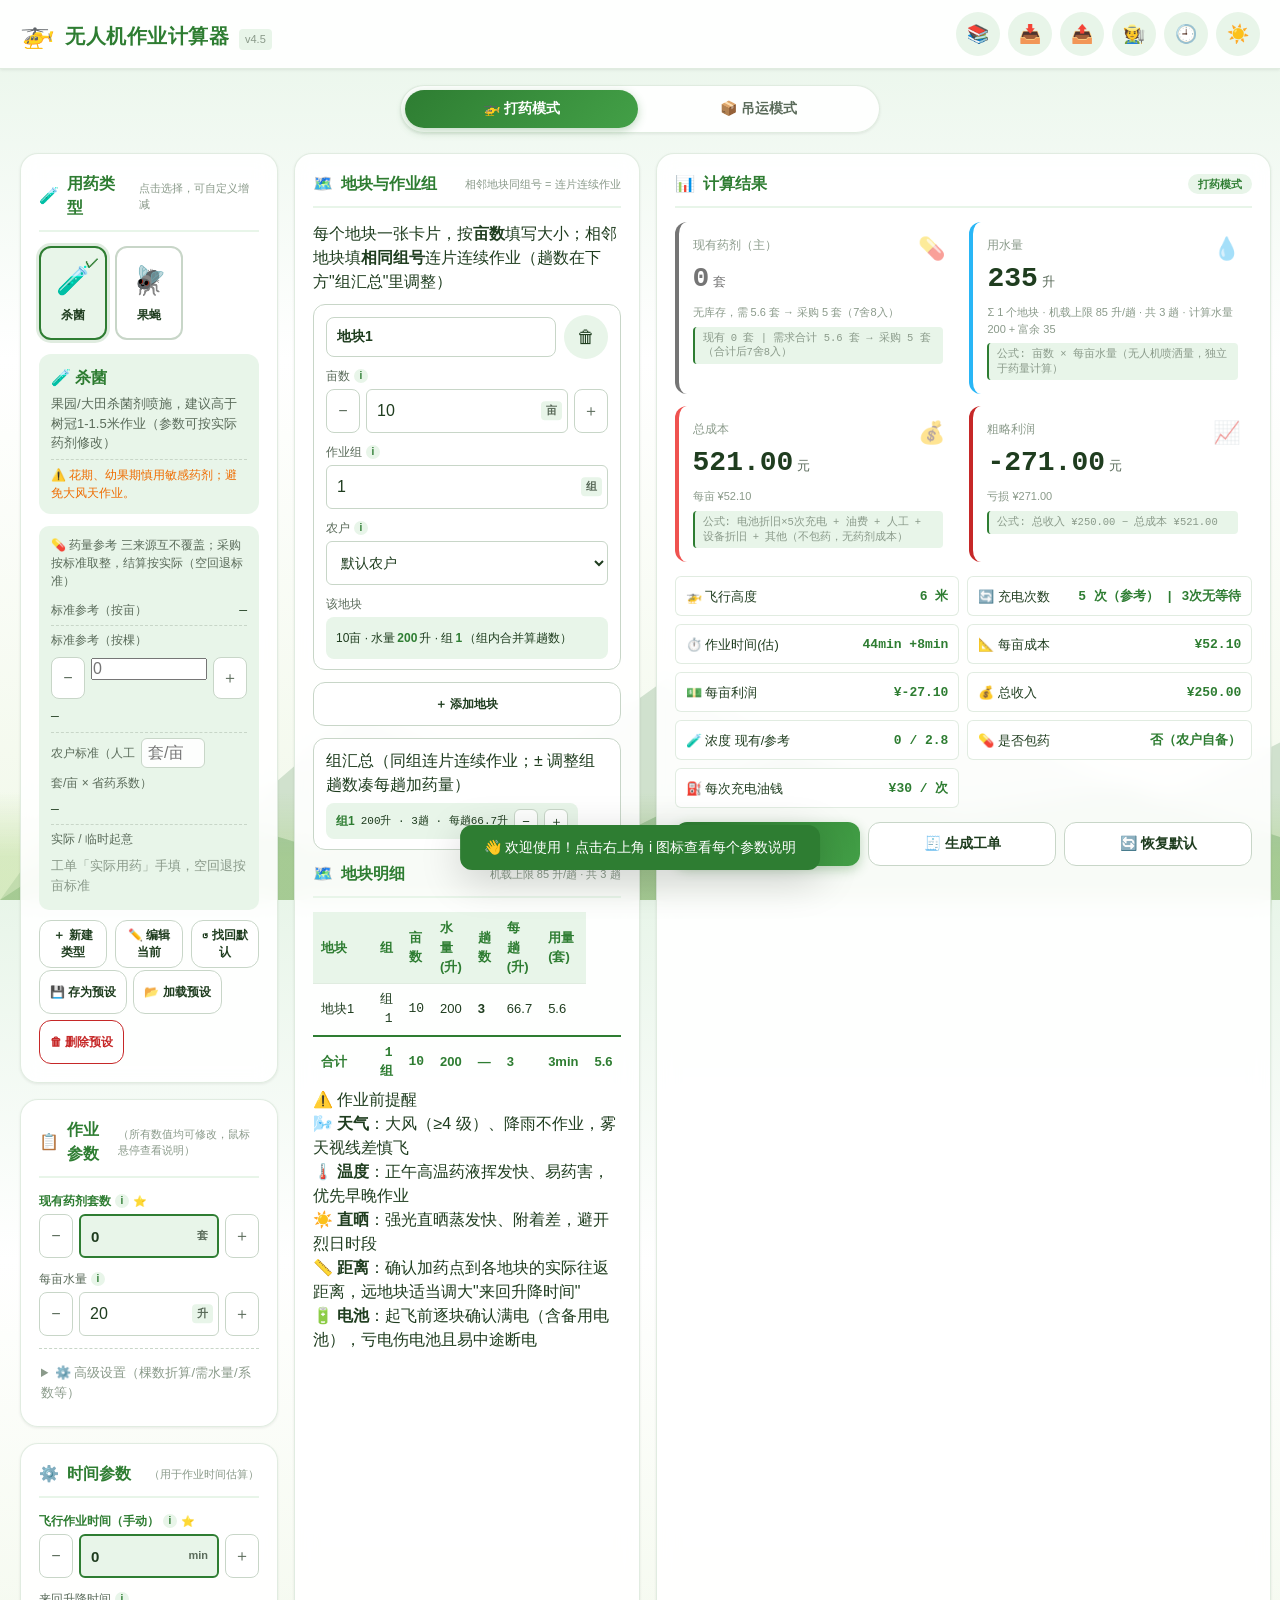
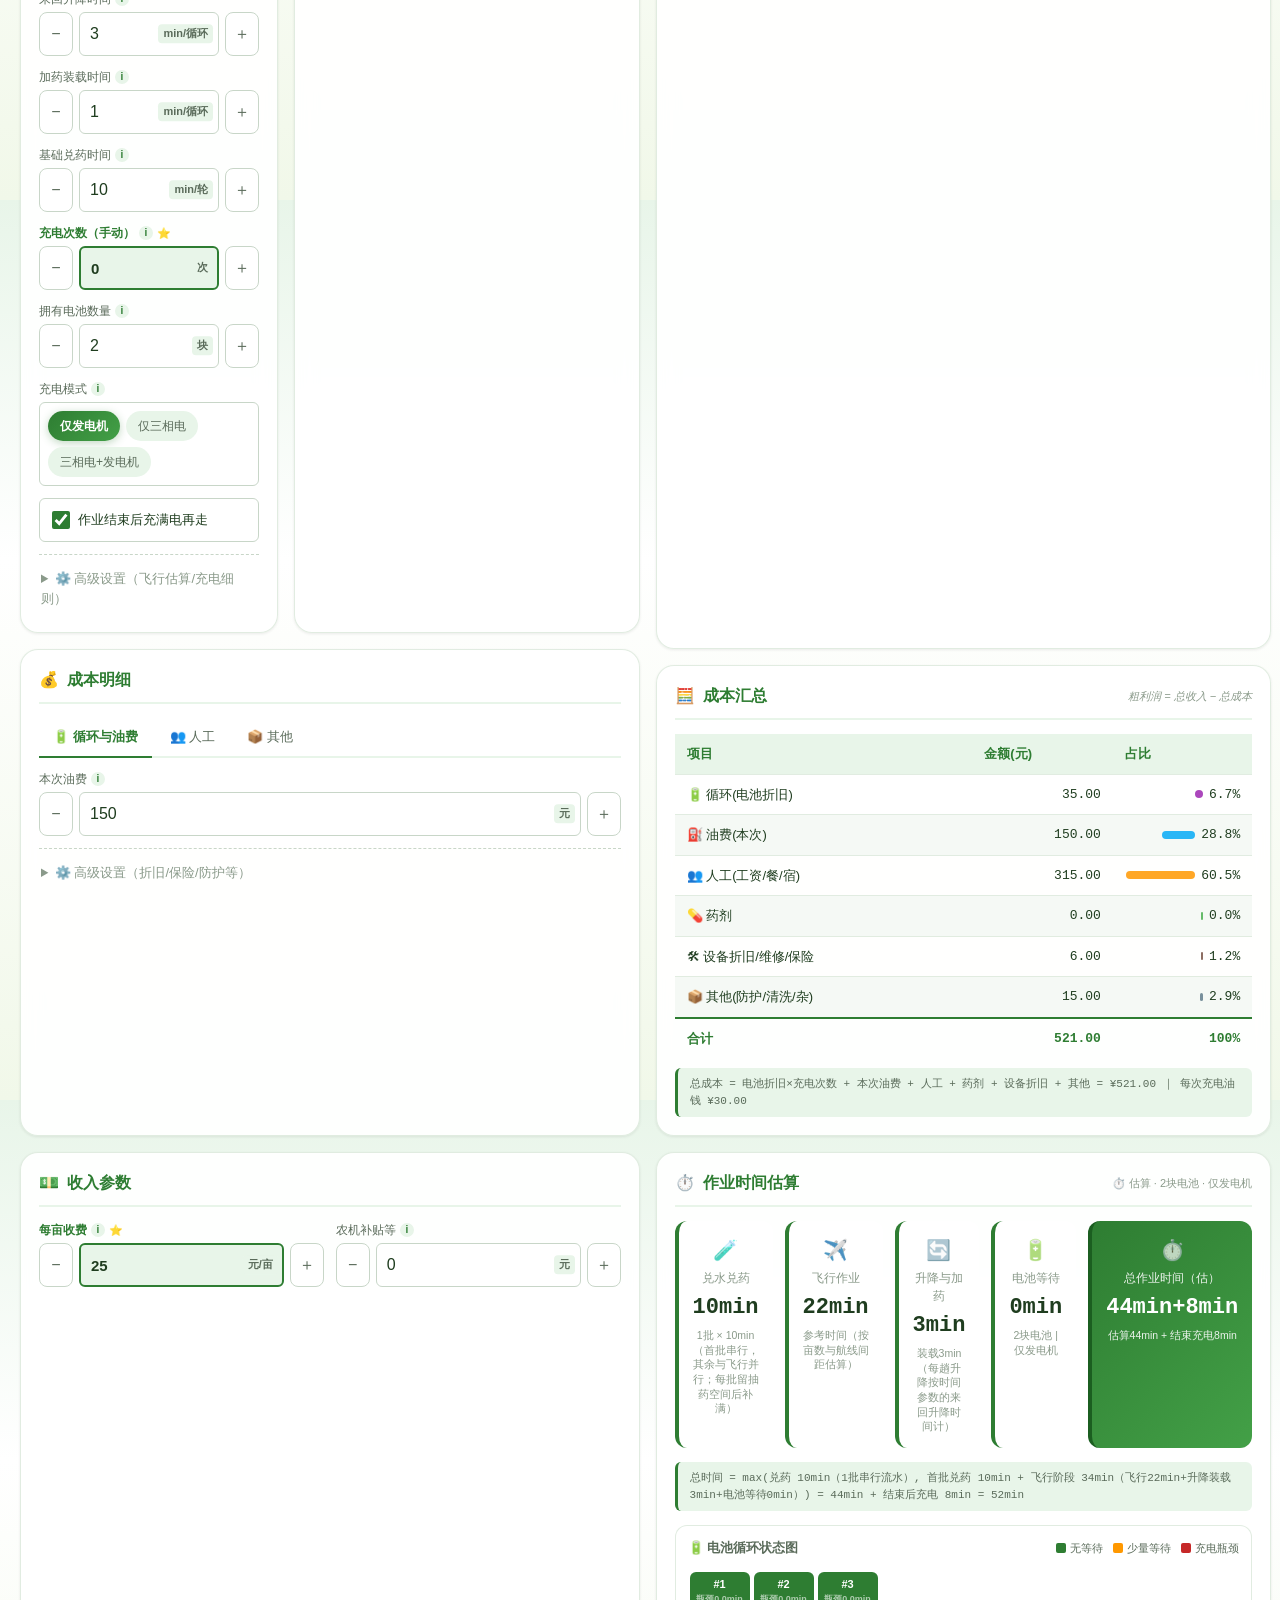
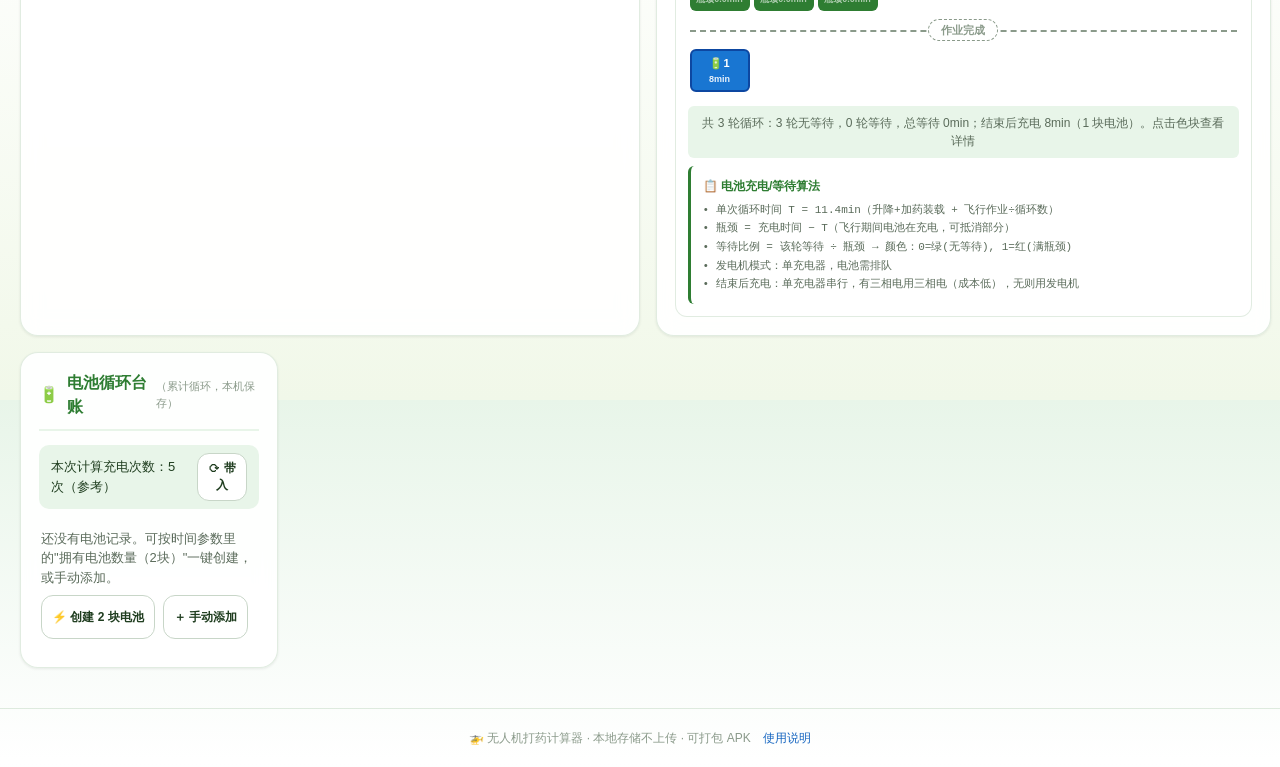
<file: index.html>
<!DOCTYPE html>
<html lang="zh-CN" data-theme="day">
<head>
  <meta charset="UTF-8" />
  <meta name="viewport" content="width=device-width, initial-scale=1.0, maximum-scale=5.0, viewport-fit=cover" />
  <meta name="theme-color" content="#2e7d32" media="(prefers-color-scheme: light)" />
  <meta name="theme-color" content="#0d1f0d" media="(prefers-color-scheme: dark)" />
  <meta name="description" content="无人机打药药量/水量/成本/利润计算器，支持自定义用药类型、农户档案、多农户分户结算、作业组连片、作业工单，本地存储，可打包为安卓 APK。" />
  <meta name="mobile-web-app-capable" content="yes" />
  <meta name="apple-mobile-web-app-capable" content="yes" />
  <meta name="apple-mobile-web-app-status-bar-style" content="black-translucent" />
  <meta name="apple-mobile-web-app-title" content="无人机打药" />
  <meta name="format-detection" content="telephone=no" />
  <title>🚁 无人机打药计算器</title>
  <link rel="icon" type="image/svg+xml" href="assets/icons/favicon.svg" />
  <link rel="apple-touch-icon" href="assets/icons/icon-192.png" />
  <link rel="manifest" href="manifest.json" />
  <link rel="stylesheet" href="css/style.css" />
</head>
<body>
  <!-- 顶部装饰：飘动的云/远山 -->
  <div class="scene-bg" aria-hidden="true">
    <div class="mountain far"></div>
    <div class="mountain mid"></div>
    <div class="cloud cloud-1"></div>
    <div class="cloud cloud-2"></div>
    <div class="cloud cloud-3"></div>
    <div class="field-strip"></div>
  </div>

  <!-- 飞行中的无人机动画 -->
  <div id="flyingDrone" class="flying-drone" aria-hidden="true">
    <svg viewBox="0 0 120 80" width="120" height="80">
      <ellipse cx="60" cy="40" rx="14" ry="6" class="drone-body"/>
      <g class="rotor-group r1"><circle cx="20" cy="20" r="14" class="rotor-ring"/><line x1="6" y1="20" x2="34" y2="20" class="rotor-blade"/></g>
      <g class="rotor-group r2"><circle cx="100" cy="20" r="14" class="rotor-ring"/><line x1="86" y1="20" x2="114" y2="20" class="rotor-blade"/></g>
      <g class="rotor-group r3"><circle cx="20" cy="60" r="14" class="rotor-ring"/><line x1="6" y1="60" x2="34" y2="60" class="rotor-blade"/></g>
      <g class="rotor-group r4"><circle cx="100" cy="60" r="14" class="rotor-ring"/><line x1="86" y1="60" x2="114" y2="60" class="rotor-blade"/></g>
      <line x1="20" y1="20" x2="60" y2="40" class="drone-arm"/>
      <line x1="100" y1="20" x2="60" y2="40" class="drone-arm"/>
      <line x1="20" y1="60" x2="60" y2="40" class="drone-arm"/>
      <line x1="100" y1="60" x2="60" y2="40" class="drone-arm"/>
      <g class="spray">
        <circle cx="55" cy="55" r="1.5" class="drop d1"/>
        <circle cx="60" cy="58" r="1.5" class="drop d2"/>
        <circle cx="65" cy="55" r="1.5" class="drop d3"/>
        <circle cx="58" cy="62" r="1.2" class="drop d4"/>
        <circle cx="62" cy="62" r="1.2" class="drop d5"/>
      </g>
    </svg>
  </div>

  <header class="app-header">
    <div class="header-left">
      <span class="app-logo" aria-hidden="true">🚁</span>
      <h1><span class="t-full">无人机作业计算器</span><span class="t-short">打药计算器</span></h1>
      <span class="app-version">v4.5</span>
    </div>
    <div class="header-actions">
      <button id="presetBtn" class="icon-btn" title="预设管理" aria-label="预设管理">📚</button>
      <button id="importBtn" class="icon-btn" title="从文本导入配置" aria-label="导入">📥</button>
      <button id="exportBtn" class="icon-btn" title="导出配置文本" aria-label="导出">📤</button>
      <button id="farmersBtn" class="icon-btn" title="农户档案" aria-label="农户档案">🧑‍🌾</button>
      <button id="historyBtn" class="icon-btn" title="历史记录" aria-label="历史">🕘</button>
      <button id="themeBtn" class="icon-btn theme-toggle" title="切换日/夜模式" aria-label="切换主题">☀️</button>
    </div>
  </header>

  <!-- 模式切换器 -->
  <div class="mode-switcher">
    <button class="mode-btn active" data-mode="spray">🚁 打药模式</button>
    <button class="mode-btn" data-mode="haul">📦 吊运模式</button>
  </div>

  <main class="app-main">
      <section class="panel plant-panel" aria-label="用药类型">
      <div class="panel-title"><span>🧪</span> 用药类型 <span class="hint">点击选择，可自定义增减</span></div>
      <div class="plant-grid" id="plantGrid"><!-- JS 注入 --></div>
      <div class="plant-info" id="plantInfo">
        <div class="plant-info-name" id="plantInfoName">—</div>
        <div class="plant-info-desc" id="plantInfoDesc">请选择用药类型</div>
        <div class="plant-info-notes" id="plantInfoNotes"></div>
      </div>
      <div class="tree-quick dose-ref">
        <div class="tree-quick-title">💊 药量参考 <span class="hint">三来源互不覆盖；采购按标准取整，结算按实际（空回退标准）</span></div>
        <div class="dose-row"><span class="dose-label">标准参考（按亩）</span><span class="dose-val" id="doseByArea">—</span></div>
        <div class="dose-row"><span class="dose-label">标准参考（按棵）</span>
          <div class="stepper" data-step="10">
            <button type="button" class="st-btn st-minus" aria-label="减少">−</button>
            <div class="unit-suffix" data-unit="棵"><input type="number" id="treeQuickInput" step="10" min="0" placeholder="0"></div>
            <button type="button" class="st-btn st-plus" aria-label="增加">＋</button>
          </div>
          <span class="dose-val" id="doseByTree">—</span>
        </div>
        <div class="dose-row">
          <span class="dose-label">农户标准（人工 <input type="number" id="manualDoseInput" step="0.1" min="0" placeholder="套/亩"> 套/亩 × 省药系数）</span>
          <span class="dose-val" id="doseFarmer">—</span>
        </div>
        <div class="dose-row"><span class="dose-label">实际 / 临时起意</span><span class="dose-val dose-dim">工单「实际用药」手填，空回退按亩标准</span></div>
      </div>
      <div class="type-actions">
        <button id="addTypeBtn" class="btn btn-secondary btn-sm">＋ 新建类型</button>
        <button id="editTypeBtn" class="btn btn-secondary btn-sm">✏️ 编辑当前</button>
        <button id="restoreTypesBtn" class="btn btn-secondary btn-sm">↺ 找回默认</button>
      </div>
      <div class="preset-bar">
        <button id="savePresetBtn" class="btn btn-secondary btn-sm">💾 存为预设</button>
        <button id="loadPresetBtn" class="btn btn-secondary btn-sm">📂 加载预设</button>
        <button id="deletePresetBtn" class="btn btn-secondary btn-sm danger">🗑 删除预设</button>
      </div>
    </section>

    <!-- 地块与作业组（高频输入区） -->

    <section class="panel plots-panel" aria-label="地块与作业组">
      <div class="panel-title"><span>🗺️</span> 地块与作业组 <span class="hint">相邻地块同组号 = 连片连续作业</span></div>
      <div id="plotsEditor" aria-label="地块编辑器"></div>
      <div id="plotsTableWrap"></div>
      <div class="job-tips" aria-label="作业前提醒">
        <div class="job-tips-title">⚠️ 作业前提醒</div>
        <ul>
          <li>🌬️ <b>天气</b>：大风（≥4 级）、降雨不作业，雾天视线差慎飞</li>
          <li>🌡️ <b>温度</b>：正午高温药液挥发快、易药害，优先早晚作业</li>
          <li>☀️ <b>直晒</b>：强光直晒蒸发快、附着差，避开烈日时段</li>
          <li>📏 <b>距离</b>：确认加药点到各地块的实际往返距离，远地块适当调大"来回升降时间"</li>
          <li>🔋 <b>电池</b>：起飞前逐块确认满电（含备用电池），亏电伤电池且易中途断电</li>
        </ul>
      </div>
    </section>

    <!-- 右侧：结果卡片 -->

    <section class="panel param-panel" aria-label="作业参数">
      <div class="panel-title"><span>📋</span> 作业参数 <span class="hint">（所有数值均可修改，鼠标悬停查看说明）</span></div>
      <div class="form-grid" id="paramForm"><!-- JS 注入 --></div>
      <details class="adv-details" id="paramAdv">
        <summary>⚙️ 高级设置（棵数折算/需水量/系数等）</summary>
        <div class="form-grid" id="paramAdvGrid"></div>
      </details>
    </section>

    <!-- 成本明细 -->

    <section class="panel cost-panel" aria-label="成本明细">
      <div class="panel-title"><span>💰</span> 成本明细</div>
      <div class="cost-tabs" id="costTabs"><!-- JS 注入 --></div>
      <div class="tab-content-container" id="tabContentContainer"><!-- JS 注入 --></div>
      <details class="adv-details" id="costAdv">
        <summary>⚙️ 高级设置（折旧/保险/防护等）</summary>
        <div class="form-grid" id="costAdvGrid"></div>
      </details>
    </section>

    <!-- 收入与利润 -->

    <section class="panel income-panel" aria-label="收入与利润">
      <div class="panel-title"><span>💵</span> 收入参数</div>
      <div class="form-grid" id="incomeForm"><!-- JS 注入 --></div>
    </section>

    <!-- 成本汇总表 -->

    <section class="panel timing-param-panel" id="timingParamPanel" aria-label="时间参数">
      <div class="panel-title"><span>⚙️</span> 时间参数 <span class="hint">（用于作业时间估算）</span></div>
      <div class="form-grid" id="timingForm"><!-- JS 注入 --></div>
      <details class="adv-details" id="timingAdv">
        <summary>⚙️ 高级设置（飞行估算/充电细则）</summary>
        <div class="form-grid" id="timingAdvGrid"></div>
      </details>
    </section>

    <section class="panel battery-panel" id="batteryPanel" aria-label="电池循环台账">
      <div class="panel-title"><span>🔋</span> 电池循环台账 <span class="hint">（累计循环，本机保存）</span></div>
      <div id="batteryLedger"><!-- JS 注入 --></div>
    </section>

    <section class="panel result-panel" aria-label="计算结果">
      <div class="panel-title"><span>📊</span> 计算结果 <span class="mode-tag" id="modeTag">打药模式</span></div>

      <!-- 打药模式结果 -->
      <div id="sprayResults" class="mode-results">
        <div class="result-grid">
          <div class="result-card pesticide">
            <div class="result-icon">💊</div>
            <div class="result-label">现有药剂（主）</div>
            <div class="result-value"><span id="rPesticide">0</span><span class="unit">套</span></div>
            <div class="result-sub" id="rPesticideDetail">—</div>
            <div class="result-formula" id="rPesticideFormula"></div>
          </div>
          <div class="result-card water">
            <div class="result-icon">💧</div>
            <div class="result-label">用水量</div>
            <div class="result-value"><span id="rWater">0</span><span class="unit">升</span></div>
            <div class="result-sub" id="rWaterDetail">—</div>
            <div class="result-formula" id="rWaterFormula"></div>
          </div>
          <div class="result-card cost">
            <div class="result-icon">💰</div>
            <div class="result-label">总成本</div>
            <div class="result-value"><span id="rCost">0.00</span><span class="unit">元</span></div>
            <div class="result-sub" id="rCostDetail">—</div>
            <div class="result-formula" id="rCostFormula"></div>
          </div>
          <div class="result-card profit">
            <div class="result-icon">📈</div>
            <div class="result-label">粗略利润</div>
            <div class="result-value"><span id="rProfit">0.00</span><span class="unit">元</span></div>
            <div class="result-sub" id="rProfitDetail">—</div>
            <div class="result-formula" id="rProfitFormula"></div>
          </div>
        </div>
        <div class="result-extra">
          <div class="extra-row"><span>🚁 飞行高度</span><b id="rHeight">—</b></div>
          <div class="extra-row"><span>🔄 充电次数</span><b id="rCycles">—</b><small id="rCyclesSub" class="extra-inline"></small></div>
          <div class="extra-row"><span>⏱️ 作业时间(估)</span><b id="rTiming">—</b></div>
          <div class="extra-row"><span>📐 每亩成本</span><b id="rCostPerMu">—</b></div>
          <div class="extra-row"><span>💵 每亩利润</span><b id="rProfitPerMu">—</b></div>
          <div class="extra-row"><span>💰 总收入</span><b id="rSprayIncome">—</b></div>
          <div class="extra-row"><span>🧪 浓度 现有/参考</span><b id="rConcentration">—</b></div>
          <div class="extra-row"><span>💊 是否包药</span><b id="rPesticideIncluded">—</b></div>
          <div class="extra-row"><span>⛽ 每次充电油钱</span><b id="rChargeOil">—</b></div>
        </div>
      </div>

      <!-- 吊运模式结果 -->
      <div id="haulResults" class="mode-results" style="display:none;">
        <div class="result-grid">
          <div class="result-card" style="border-left-color:#ab47bc;">
            <div class="result-icon">📦</div>
            <div class="result-label">总躺数</div>
            <div class="result-value"><span id="rTrips">0</span><span class="unit">躺</span></div>
            <div class="result-sub" id="rTripsDetail">—</div>
            <div class="result-formula" id="rTripsFormula"></div>
          </div>
          <div class="result-card" style="border-left-color:#29b6f6;">
            <div class="result-icon">🔋</div>
            <div class="result-label">电池循环</div>
            <div class="result-value"><span id="rBatteryCycles">0</span><span class="unit">次</span></div>
            <div class="result-sub" id="rBatteryCyclesDetail">—</div>
            <div class="result-formula" id="rBatteryCyclesFormula"></div>
          </div>
          <div class="result-card cost">
            <div class="result-icon">💰</div>
            <div class="result-label">总成本</div>
            <div class="result-value"><span id="rHaulCost">0.00</span><span class="unit">元</span></div>
            <div class="result-sub" id="rHaulCostDetail">—</div>
            <div class="result-formula" id="rHaulCostFormula"></div>
          </div>
          <div class="result-card profit">
            <div class="result-icon">📈</div>
            <div class="result-label">粗略利润</div>
            <div class="result-value"><span id="rHaulProfit">0.00</span><span class="unit">元</span></div>
            <div class="result-sub" id="rHaulProfitDetail">—</div>
            <div class="result-formula" id="rHaulProfitFormula"></div>
          </div>
        </div>
        <div class="result-extra">
          <div class="extra-row"><span>🚁 飞行高度</span><b id="rHaulHeight">—</b></div>
          <div class="extra-row"><span>📦 总斤数</span><b id="rTotalWeight">—</b></div>
          <div class="extra-row"><span>📐 每斤成本</span><b id="rCostPerJin">—</b></div>
          <div class="extra-row"><span>💵 每斤利润</span><b id="rProfitPerJin">—</b></div>
          <div class="extra-row"><span>💵 总收入</span><b id="rHaulIncome">—</b></div>
          <div class="extra-row"><span>🧺 是否包采摘</span><b id="rPickupIncluded">—</b></div>
        </div>
      </div>

      <div class="btn-row">
        <button id="calcBtn" class="btn btn-primary">🚁 开始计算</button>
        <button id="workOrderBtn" class="btn btn-secondary">🧾 生成工单</button>
        <button id="resetBtn" class="btn btn-secondary">🔄 恢复默认</button>
      </div>
    </section>

    <!-- 参数设置 -->

    <section class="panel summary-panel" aria-label="成本汇总">
      <div class="panel-title"><span>🧮</span> 成本汇总 <span class="hint" id="summaryFormula"></span></div>
      <table class="summary-table">
        <thead>
          <tr><th>项目</th><th>金额(元)</th><th>占比</th></tr>
        </thead>
        <tbody id="summaryBody"><!-- JS 注入 --></tbody>
        <tfoot>
          <tr><td>合计</td><td id="summaryTotal">0.00</td><td>100%</td></tr>
        </tfoot>
      </table>
      <div class="total-formula" id="totalFormula"></div>
    </section>

    <!-- 作业时间估算（仅打药模式） -->

    <section class="panel timing-panel" id="timingPanel" aria-label="作业时间估算">
      <div class="panel-title"><span>⏱️</span> 作业时间估算 <span class="hint" id="timingModeHint"></span></div>
      <div class="timing-grid">
        <div class="timing-card">
          <div class="timing-icon">🧪</div>
          <div class="timing-label">兑水兑药</div>
          <div class="timing-value"><span id="tMixTime">0</span></div>
          <div class="timing-sub" id="tMixDetail">—</div>
        </div>
        <div class="timing-card">
          <div class="timing-icon">✈️</div>
          <div class="timing-label">飞行作业</div>
          <div class="timing-value"><span id="tFlightTime">0</span></div>
          <div class="timing-sub" id="tFlightDetail">—</div>
        </div>
        <div class="timing-card">
          <div class="timing-icon">🔄</div>
          <div class="timing-label">升降与加药</div>
          <div class="timing-value"><span id="tRoundTrip">0</span></div>
          <div class="timing-sub" id="tRoundTripDetail">—</div>
        </div>
        <div class="timing-card">
          <div class="timing-icon">🔋</div>
          <div class="timing-label">电池等待</div>
          <div class="timing-value"><span id="tBatteryWait">0</span></div>
          <div class="timing-sub" id="tBatteryDetail">—</div>
        </div>
        <div class="timing-card total">
          <div class="timing-icon">⏱️</div>
          <div class="timing-label">总作业时间（估）</div>
          <div class="timing-value"><span id="tTotalTime">0</span></div>
          <div class="timing-sub" id="tTotalDetail">—</div>
        </div>
      </div>
      <div class="total-formula" id="timingFormula"></div>
      <!-- 电池循环可视化（色块条） -->
      <div class="battery-viz" id="batteryViz">
        <div class="battery-viz-title">
          <span>🔋 电池循环状态图</span>
          <span class="battery-viz-legend">
            <span class="legend-item"><span class="legend-dot" style="background:#2e7d32"></span>无等待</span>
            <span class="legend-item"><span class="legend-dot" style="background:#ff9800"></span>少量等待</span>
            <span class="legend-item"><span class="legend-dot" style="background:#c62828"></span>充电瓶颈</span>
          </span>
        </div>
        <div class="battery-viz-bar" id="batteryVizBar"><!-- JS 注入色块 --></div>
        <div class="battery-viz-summary" id="batteryVizSummary">—</div>
        <div class="battery-viz-formula" id="batteryVizFormula"></div>
        <div class="battery-viz-detail" id="batteryVizDetail" style="display:none;">
          <div class="battery-viz-detail-title">详情 <button class="battery-viz-close" id="batteryVizClose">✕</button></div>
          <div id="batteryVizDetailContent"></div>
        </div>
      </div>
    </section>

    <!-- 时间参数（仅打药模式） -->

  </main>

  <!-- 模态框：导入 -->
  <div class="modal" id="importModal" aria-hidden="true">
    <div class="modal-box">
      <div class="modal-title">📥 导入配置 <button class="modal-close" data-close>✕</button></div>
      <p class="modal-hint">粘贴他人分享的配置文本（支持 JSON 或带【】标记的文本格式），系统会自动识别并填入。</p>
      <textarea id="importText" rows="10" placeholder="在此粘贴配置文本..."></textarea>
      <div class="modal-actions">
        <button class="btn btn-secondary" data-close>取消</button>
        <button class="btn btn-primary" id="importConfirm">识别并填入</button>
      </div>
    </div>
  </div>

  <!-- 模态框：导出 -->
  <div class="modal" id="exportModal" aria-hidden="true">
    <div class="modal-box">
      <div class="modal-title">📤 导出配置 <button class="modal-close" data-close>✕</button></div>
      <div class="export-tabs">
        <button class="tab-btn active" data-exp="text">📝 文本格式（易读）</button>
        <button class="tab-btn" data-exp="json">⚙️ JSON格式（精确）</button>
      </div>
      <textarea id="exportText" rows="12" readonly></textarea>
      <div class="modal-actions">
        <button class="btn btn-secondary" id="copyExport">📋 复制到剪贴板</button>
        <button class="btn btn-primary" data-close>完成</button>
      </div>
    </div>
  </div>

  <!-- 模态框：预设管理 -->
  <div class="modal" id="presetModal" aria-hidden="true">
    <div class="modal-box">
      <div class="modal-title">📚 预设管理 <button class="modal-close" data-close>✕</button></div>
      <p class="modal-hint">点击预设名加载；选中后可删除。预设保存在本地浏览器，不会上传。</p>
      <ul class="preset-list" id="presetList"><!-- JS 注入 --></ul>
      <div class="modal-actions">
        <button class="btn btn-secondary" data-close>关闭</button>
      </div>
    </div>
  </div>

  <!-- 模态框：历史记录 -->
  <div class="modal" id="historyModal" aria-hidden="true">
    <div class="modal-box">
      <div class="modal-title">🕘 历史记录 <button class="modal-close" data-close>✕</button></div>
      <p class="modal-hint">最近 20 次计算记录（本地存储）。</p>
      <ul class="history-list" id="historyList"><!-- JS 注入 --></ul>
      <div class="modal-actions">
        <button class="btn btn-secondary danger" id="clearHistoryBtn">🗑 清空历史</button>
        <button class="btn btn-secondary" data-close>关闭</button>
      </div>
    </div>
  </div>

  <!-- 模态框：用药类型编辑 -->
  <div class="modal" id="typeModal" aria-hidden="true">
    <div class="modal-box">
      <div class="modal-title">🧪 用药类型 <button class="modal-close" data-close>✕</button></div>
      <p class="modal-hint" id="typeModalHint">填写该类型的作业参数，保存后立即生效。所有数值后续可随时修改。</p>
      <div class="form-grid" id="typeForm"><!-- JS 注入 --></div>
      <div class="modal-actions">
        <button class="btn btn-secondary danger" id="deleteTypeBtn">🗑 删除此类型</button>
        <button class="btn btn-secondary" data-close>取消</button>
        <button class="btn btn-primary" id="saveTypeBtn">保存类型</button>
      </div>
    </div>
  </div>

  <!-- 模态框：农户档案 -->
  <div class="modal" id="farmersModal" aria-hidden="true">
    <div class="modal-box">
      <div class="modal-title">🧑‍🌾 农户档案 <button class="modal-close" data-close>✕</button></div>
      <input type="text" id="farmerSearch" placeholder="搜索农户名称…" style="width:100%;margin-bottom:8px;">
      <div class="farmer-cards" id="farmersList"><!-- JS 注入 --></div>
      <div class="form-grid" id="farmerForm" style="margin-top:10px;"><!-- JS 注入 --></div>
      <div class="modal-actions">
        <button class="btn btn-secondary danger" id="farmerDelete">🗑 删除</button>
        <button class="btn btn-secondary" id="farmerNew">＋ 新建</button>
        <button class="btn btn-primary" id="farmerSave">保存</button>
      </div>
    </div>
  </div>

  <!-- 模态框：作业工单 -->
  <div class="modal" id="workOrderModal" aria-hidden="true">
    <div class="modal-box">
      <div class="modal-title">🧾 作业工单 <button class="modal-close" data-close>✕</button></div>
      <div id="workOrderSummary" class="wo-summary"><!-- 汇总小卡 JS 注入 --></div>
      <div id="woRefill" class="wo-refill" style="display:none;"></div>
      <div id="woSettlement" class="wo-settlement"><!-- farmer settlement injected --></div>
      <div id="workOrderQuick" class="wo-plot-list"><!-- 农户/逐地块/备注 JS 注入 --></div>
      <div class="modal-actions">
        <button class="btn btn-secondary" id="copyWorkOrder">📋 复制纯文本工单</button>
        <button class="btn btn-primary" data-close>完成</button>
      </div>
    </div>
  </div>

  <!-- 模态框：通用确认（替代 confirm()，APK WebView 不支持原生对话框） -->
  <div class="modal" id="confirmModal" aria-hidden="true">
    <div class="modal-box" style="max-width:420px;">
      <div class="modal-title" id="confirmTitle">请确认 <button class="modal-close" data-close>✕</button></div>
      <p id="confirmText" style="font-size:14px;line-height:1.7;color:var(--text-primary);margin:6px 0 0;"></p>
      <div class="modal-actions">
        <button class="btn btn-secondary" id="confirmCancel">取消</button>
        <button class="btn btn-primary" id="confirmOk">确定</button>
      </div>
    </div>
  </div>

  <!-- 模态框：文本输入（替代 prompt()） -->
  <div class="modal" id="inputModal" aria-hidden="true">
    <div class="modal-box" style="max-width:420px;">
      <div class="modal-title" id="inputTitle">请输入 <button class="modal-close" data-close>✕</button></div>
      <div class="field" style="margin-top:6px;">
        <input type="text" id="inputValue">
      </div>
      <div class="modal-actions">
        <button class="btn btn-secondary" id="inputCancel">取消</button>
        <button class="btn btn-primary" id="inputOk">确定</button>
      </div>
    </div>
  </div>

  <!-- Toast -->
  <div id="toast" class="toast" aria-live="polite"></div>

  <footer class="app-footer">
    <span>🚁 无人机打药计算器 · 本地存储不上传 · 可打包 APK</span>
    <a href="docs/usage.md" target="_blank">使用说明</a>
  </footer>

  <script src="js/data.js"></script>
  <script src="js/calculator.js"></script>
  <script src="js/storage.js"></script>
  <script src="js/ui.js"></script>
  <script src="js/app.js"></script>

  <!-- PWA Service Worker（仅在线上/localhost 生效，file:// 协议下自动跳过） -->
  <script>
    if ('serviceWorker' in navigator && location.protocol.startsWith('http')) {
      window.addEventListener('load', function () {
        navigator.serviceWorker.register('sw.js').catch(function (err) {
          console.log('SW registration skipped:', err);
        });
      });
    }
  </script>
</body>
</html>
</file>
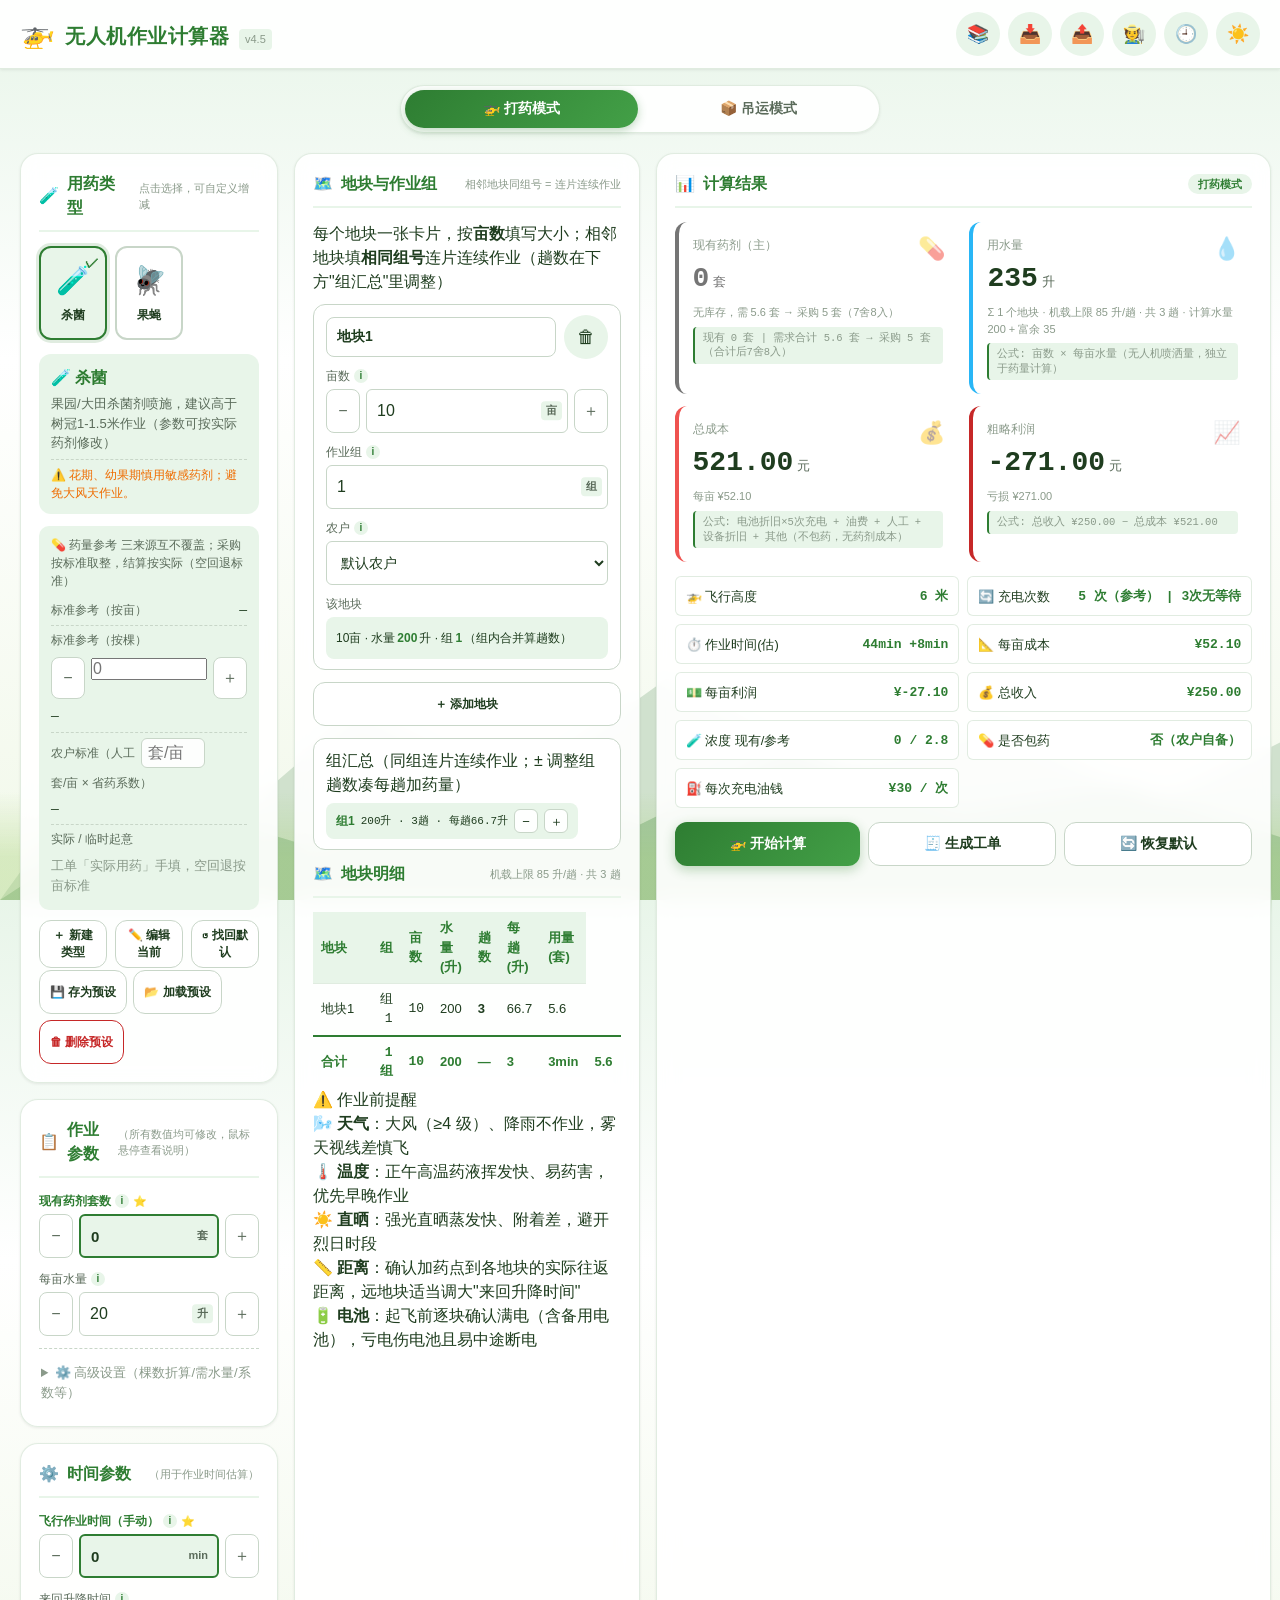
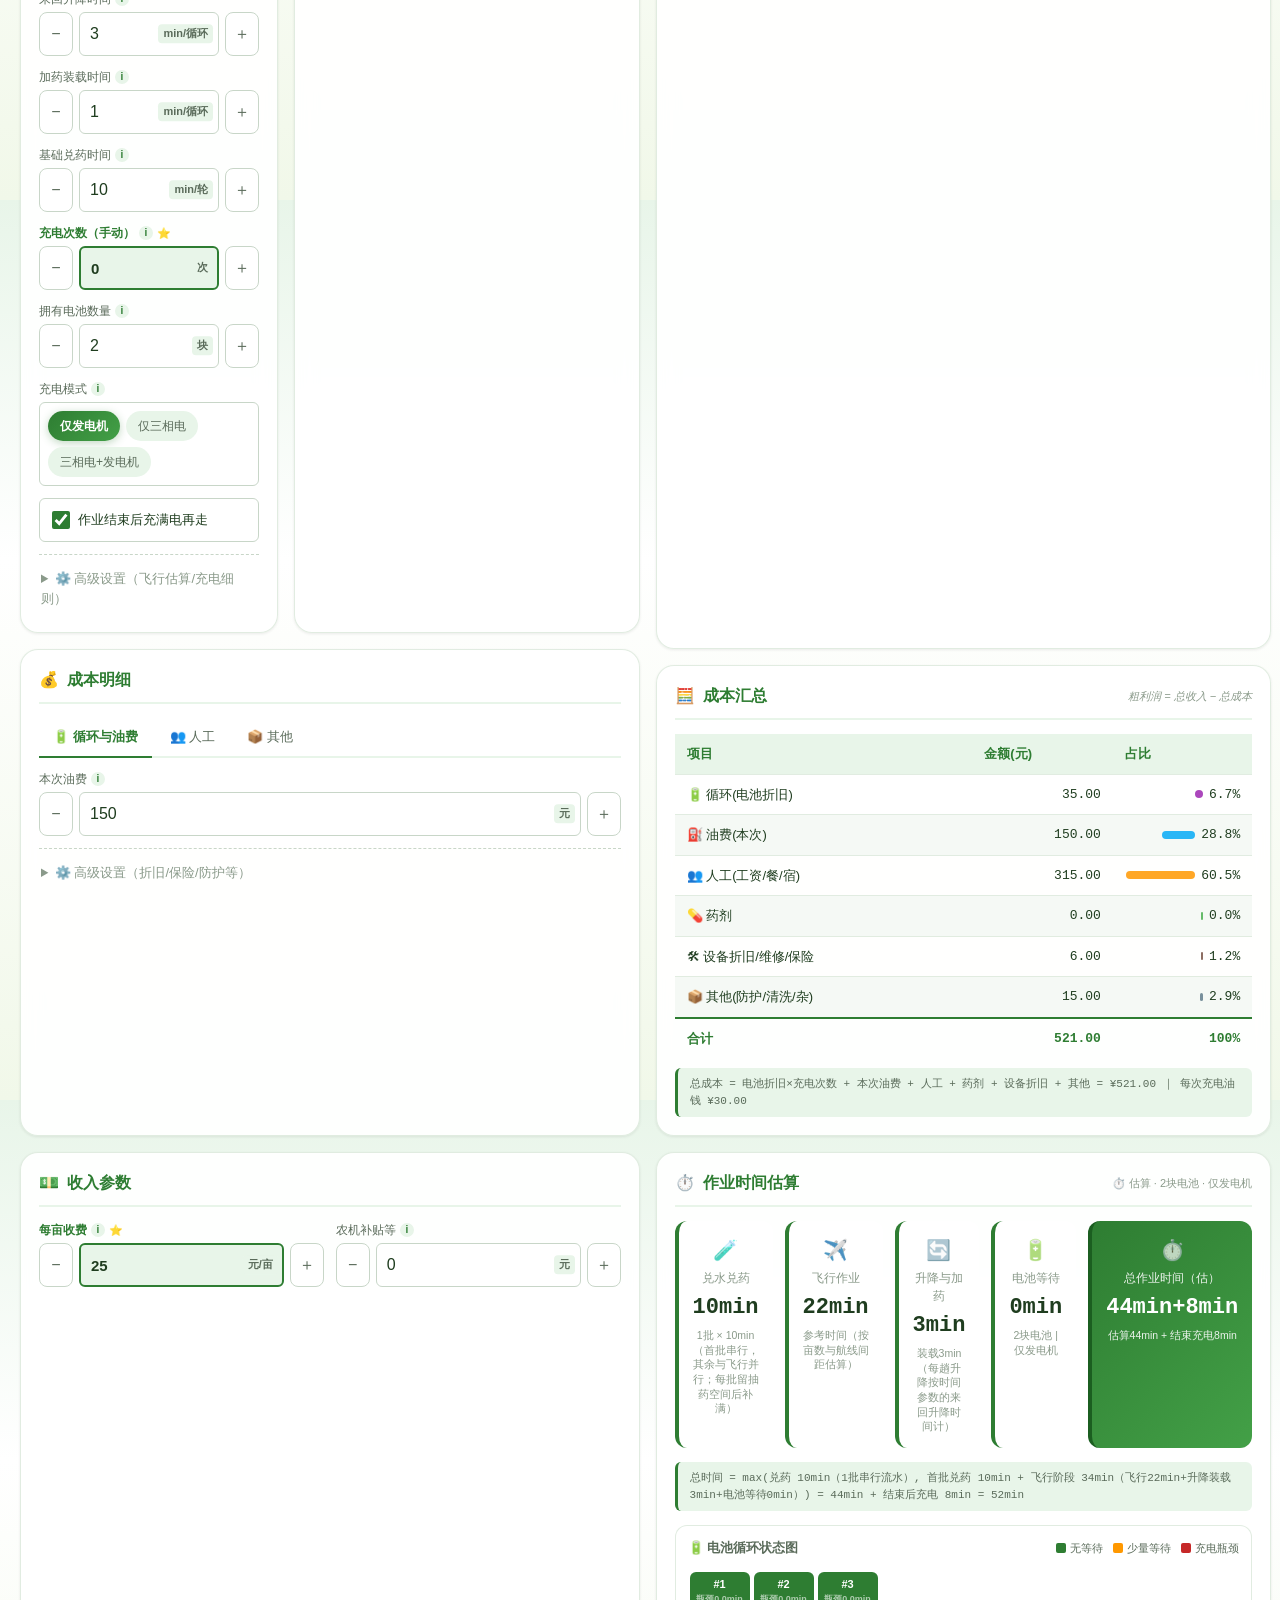
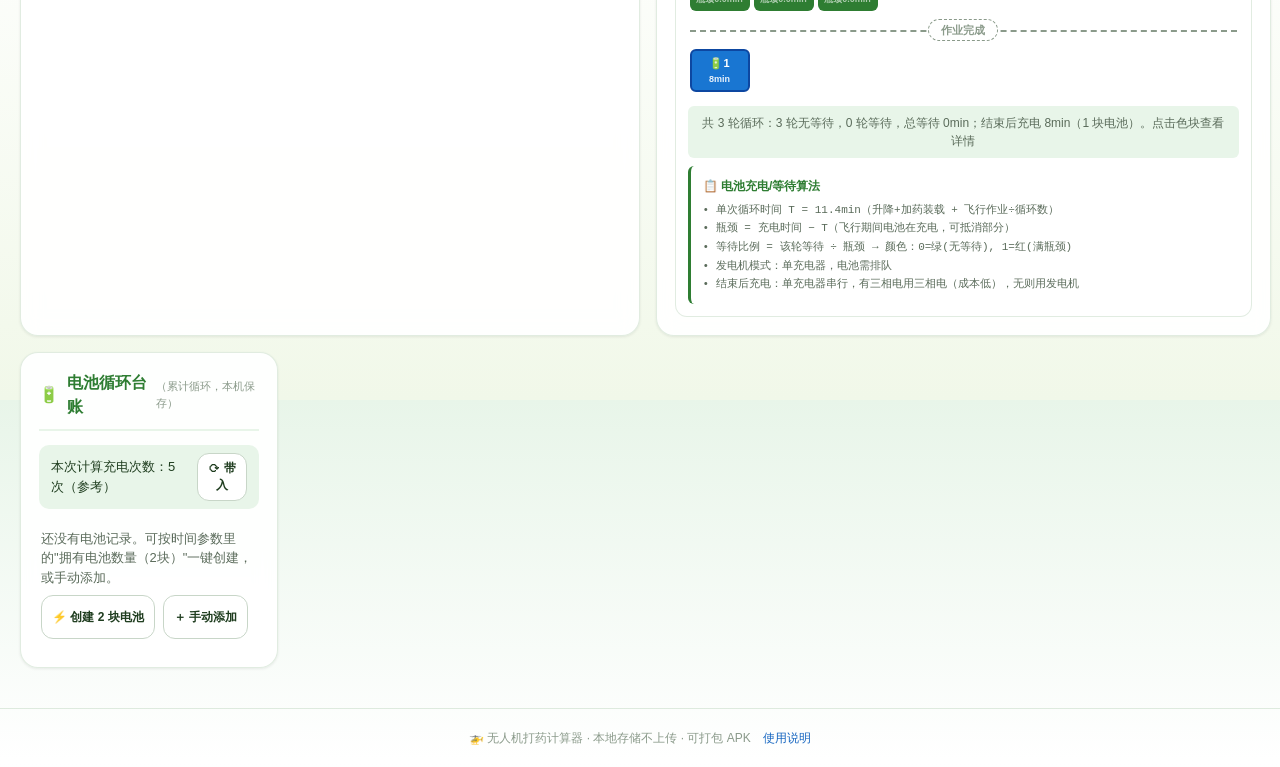
<file: drone-spray-calculator-standalone.html>
<!DOCTYPE html>
<html lang="zh-CN" data-theme="day">
<head>
<!-- 独立 HTML 版本 - 所有 CSS/JS 已内联 - 可直接双击打开 -->
  <meta charset="UTF-8" />
  <meta name="viewport" content="width=device-width, initial-scale=1.0, maximum-scale=5.0, viewport-fit=cover" />
  <meta name="theme-color" content="#2e7d32" media="(prefers-color-scheme: light)" />
  <meta name="theme-color" content="#0d1f0d" media="(prefers-color-scheme: dark)" />
  <meta name="description" content="无人机打药药量/水量/成本/利润计算器，支持自定义用药类型、农户档案、多农户分户结算、作业组连片、作业工单，本地存储，可打包为安卓 APK。" />
  <meta name="mobile-web-app-capable" content="yes" />
  <meta name="apple-mobile-web-app-capable" content="yes" />
  <meta name="apple-mobile-web-app-status-bar-style" content="black-translucent" />
  <meta name="apple-mobile-web-app-title" content="无人机打药" />
  <meta name="format-detection" content="telephone=no" />
  <title>🚁 无人机打药计算器</title>
  <link rel="icon" type="image/svg+xml" href="assets/icons/favicon.svg" />
  <link rel="apple-touch-icon" href="assets/icons/icon-192.png" />
  <style>
/* ============================================================
   无人机打药计算器 - 样式表
   设计语言：田野绿 + 天空蓝 + 大地暖色，圆润友好，工程化模块
   ============================================================ */

/* ---------- 1. CSS 变量 / 主题 ---------- */
:root {
  --font-sans: "PingFang SC", "Microsoft YaHei", "Noto Sans SC", "Helvetica Neue", Arial, sans-serif;
  --font-mono: "JetBrains Mono", "SFMono-Regular", Consolas, monospace;

  --radius-sm: 6px;
  --radius-md: 12px;
  --radius-lg: 18px;

  --shadow-sm: 0 1px 3px rgba(0,0,0,.08);
  --shadow-md: 0 4px 16px rgba(0,0,0,.10);
  --shadow-lg: 0 10px 40px rgba(0,0,0,.18);

  --transition: 0.25s cubic-bezier(.4,0,.2,1);
}

[data-theme="day"] {
  --bg-grad-start: #e8f5e9;
  --bg-grad-end:   #f1f8e9;
  --bg-page: linear-gradient(180deg, var(--bg-grad-start) 0%, #fff 40%, var(--bg-grad-end) 100%);
  --text-primary: #1f3d1f;
  --text-secondary: #5a6b5a;
  --text-muted: #8a9a8a;
  --panel-bg: rgba(255,255,255,.92);
  --panel-border: rgba(59,125,59,.15);
  --accent: #2e7d32;
  --accent-2: #1565c0;
  --accent-soft: #e8f5e9;
  --warn: #ef6c00;
  --danger: #c62828;
  --input-bg: #fff;
  --input-border: #c8d6c8;
  --input-focus: #2e7d32;
  --table-stripe: #f5f9f5;
  --mountain-far: #b8d0b8;
  --mountain-mid: #8bb58b;
  --cloud: rgba(255,255,255,.85);
  --field-color: #aed581;
}

[data-theme="night"] {
  --bg-grad-start: #0d1f0d;
  --bg-grad-end:   #0a141a;
  --bg-page: linear-gradient(180deg, var(--bg-grad-start) 0%, #121a22 50%, var(--bg-grad-end) 100%);
  --text-primary: #e8f5e9;
  --text-secondary: #b0c4b0;
  --text-muted: #7a8a7a;
  --panel-bg: rgba(30,40,30,.78);
  --panel-border: rgba(120,180,120,.18);
  --accent: #66bb6a;
  --accent-2: #42a5f5;
  --accent-soft: rgba(102,187,106,.12);
  --warn: #ffa726;
  --danger: #ef5350;
  --input-bg: rgba(20,28,20,.85);
  --input-border: #3d523d;
  --input-focus: #66bb6a;
  --table-stripe: rgba(40,55,40,.5);
  --mountain-far: #2a3a2a;
  --mountain-mid: #1f2e1f;
  --cloud: rgba(180,200,180,.18);
  --field-color: #3b5e3b;
}

/* ---------- 2. 基础重置 ---------- */
* { box-sizing: border-box; margin: 0; padding: 0; }
html, body { height: 100%; }
body {
  font-family: var(--font-sans);
  background: var(--bg-page);
  color: var(--text-primary);
  line-height: 1.5;
  min-height: 100vh;
  position: relative;
  overflow-x: hidden;
  transition: background var(--transition), color var(--transition);
}
button { font-family: inherit; cursor: pointer; border: none; background: none; color: inherit; }
input, select, textarea { font-family: inherit; }
ul { list-style: none; }
a { color: var(--accent-2); text-decoration: none; }
a:hover { text-decoration: underline; }

/* ---------- 3. 背景场景 ---------- */
.scene-bg {
  position: fixed;
  inset: 0;
  z-index: 0;
  pointer-events: none;
  overflow: hidden;
}
.mountain {
  position: absolute;
  bottom: 0;
  width: 100%;
  height: 35%;
  clip-path: polygon(0% 100%, 8% 55%, 18% 75%, 28% 40%, 40% 65%, 52% 30%, 65% 60%, 78% 45%, 90% 70%, 100% 50%, 100% 100%);
  background: var(--mountain-far);
  opacity: 0.6;
}
.mountain.mid {
  height: 28%;
  bottom: 0;
  clip-path: polygon(0% 100%, 12% 60%, 25% 80%, 38% 50%, 50% 70%, 62% 40%, 75% 65%, 88% 55%, 100% 75%, 100% 100%);
  background: var(--mountain-mid);
  opacity: 0.7;
}
.field-strip {
  position: absolute;
  bottom: 0;
  left: 0;
  right: 0;
  height: 12%;
  background: linear-gradient(180deg, transparent 0%, var(--field-color) 60%);
  opacity: 0.4;
}
.cloud {
  position: absolute;
  background: var(--cloud);
  border-radius: 50%;
  filter: blur(8px);
  animation: drift 80s linear infinite;
}
.cloud-1 { width: 180px; height: 50px; top: 8%; left: -200px; animation-duration: 90s; }
.cloud-2 { width: 240px; height: 60px; top: 14%; left: -300px; animation-duration: 120s; animation-delay: -30s; }
.cloud-3 { width: 150px; height: 45px; top: 20%; left: -180px; animation-duration: 75s; animation-delay: -50s; }
@keyframes drift {
  from { transform: translateX(0); }
  to   { transform: translateX(calc(100vw + 300px)); }
}

/* ---------- 4. 飞行无人机动画 ---------- */
.flying-drone {
  position: fixed;
  top: 80px;
  left: -150px;
  z-index: 5;
  opacity: 0;
  pointer-events: none;
  transition: opacity 0.4s;
}
.flying-drone.flying {
  animation: flyAcross 5s linear forwards;
  opacity: 1;
}
@keyframes flyAcross {
  0%   { transform: translateX(0) translateY(0) rotate(-2deg); }
  25%  { transform: translateX(25vw) translateY(-30px) rotate(2deg); }
  50%  { transform: translateX(50vw) translateY(0) rotate(-2deg); }
  75%  { transform: translateX(75vw) translateY(-20px) rotate(2deg); }
  100% { transform: translateX(calc(100vw + 150px)) translateY(0) rotate(0); }
}
.drone-body { fill: #37474f; }
.drone-arm { stroke: #455a64; stroke-width: 2; }
.rotor-ring { fill: none; stroke: #607d8b; stroke-width: 1.5; }
.rotor-blade { stroke: #90a4ae; stroke-width: 2; stroke-linecap: round; transform-origin: center; }
.rotor-group { transform-origin: center; }
.flying-drone.flying .r1 { animation: spin 0.08s linear infinite; }
.flying-drone.flying .r2 { animation: spin 0.08s linear infinite reverse; }
.flying-drone.flying .r3 { animation: spin 0.08s linear infinite reverse; }
.flying-drone.flying .r4 { animation: spin 0.08s linear infinite; }
@keyframes spin { to { transform: rotate(360deg); } }
.drop { fill: #4fc3f7; opacity: 0.8; }
.flying-drone.flying .drop { animation: drip 0.4s linear infinite; }
@keyframes drip {
  0% { transform: translateY(0); opacity: 0.9; }
  100% { transform: translateY(30px); opacity: 0; }
}

/* ---------- 5. 顶部 Header ---------- */
.app-header {
  position: sticky;
  top: 0;
  z-index: 20;
  display: flex;
  align-items: center;
  justify-content: space-between;
  padding: 12px 20px;
  background: var(--panel-bg);
  backdrop-filter: blur(12px);
  border-bottom: 1px solid var(--panel-border);
  box-shadow: var(--shadow-sm);
}
.header-left { display: flex; align-items: baseline; gap: 10px; min-width: 0; }
.app-logo { font-size: 28px; animation: hover 3s ease-in-out infinite; }
@keyframes hover {
  0%, 100% { transform: translateY(0); }
  50% { transform: translateY(-4px); }
}
.app-header h1 {
  font-size: 20px;
  font-weight: 700;
  color: var(--accent);
  letter-spacing: 0.5px;
  white-space: nowrap;
  min-width: 0;
  overflow: hidden;
  text-overflow: ellipsis;
}
.app-header .t-short { display: none; }
.app-version {
  font-size: 11px;
  color: var(--text-muted);
  padding: 2px 6px;
  background: var(--accent-soft);
  border-radius: 4px;
}
.header-actions { display: flex; gap: 8px; }
.icon-btn {
  width: 40px; height: 40px;
  border-radius: 50%;
  font-size: 18px;
  display: grid;
  place-items: center;
  background: var(--accent-soft);
  transition: var(--transition);
  border: 1px solid transparent;
}
.icon-btn:hover {
  background: var(--accent);
  transform: translateY(-2px);
  box-shadow: var(--shadow-md);
}
.icon-btn:active { transform: translateY(0); }

/* ---------- 5.5 模式切换器 ---------- */
.mode-switcher {
  position: relative;
  z-index: 15;
  display: flex;
  gap: 4px;
  max-width: 480px;
  margin: 16px auto 0;
  padding: 4px;
  background: var(--panel-bg);
  border: 1px solid var(--panel-border);
  border-radius: 999px;
  box-shadow: var(--shadow-sm);
  backdrop-filter: blur(10px);
}
.mode-btn {
  flex: 1;
  padding: 10px 20px;
  font-size: 14px;
  font-weight: 600;
  color: var(--text-secondary);
  border-radius: 999px;
  transition: var(--transition);
  white-space: nowrap;
}
.mode-btn:hover {
  color: var(--accent);
  background: var(--accent-soft);
}
.mode-btn.active {
  background: linear-gradient(135deg, var(--accent), #43a047);
  color: #fff;
  box-shadow: 0 3px 10px rgba(46,125,50,.3);
}

/* 模式标签（显示在结果面板标题） */
.mode-tag {
  display: inline-block;
  font-size: 11px;
  font-weight: 600;
  padding: 2px 10px;
  border-radius: 999px;
  background: var(--accent-soft);
  color: var(--accent);
  margin-left: auto;
}

/* 模式结果容器 */
.mode-results { display: block; }

/* 公式注释块（结果显示区） */
.result-formula {
  font-size: 10.5px;
  color: var(--text-muted);
  margin-top: 6px;
  padding: 4px 8px;
  background: var(--accent-soft);
  border-radius: 4px;
  border-left: 2px solid var(--accent);
  line-height: 1.4;
  font-family: var(--font-mono);
  word-break: break-all;
}

/* 总公式注释（汇总表下方） */
.total-formula {
  margin-top: 10px;
  padding: 8px 12px;
  font-size: 11px;
  color: var(--text-secondary);
  background: var(--accent-soft);
  border-radius: var(--radius-sm);
  border-left: 3px solid var(--accent);
  font-family: var(--font-mono);
  line-height: 1.5;
}

/* 汇总面板标题中的公式提示 */
.summary-panel .hint {
  font-size: 11px;
  color: var(--text-muted);
  font-style: italic;
}

/* 药剂卡片库存状态视觉提示（打药模式） */
.result-card.pesticide[data-stock="none"]   { border-left-color: #757575; }
.result-card.pesticide[data-stock="short"]  { border-left-color: #ef6c00; }
.result-card.pesticide[data-stock="enough"] { border-left-color: #2e7d32; }
.result-card.pesticide[data-stock="enough"] .result-value span { color: #2e7d32; }
.result-card.pesticide[data-stock="short"]  .result-value span { color: #ef6c00; }
.result-card.pesticide[data-stock="none"]   .result-value span { color: #757575; }

/* ---------- 作业时间面板 ---------- */
.timing-panel, .timing-param-panel {
  grid-column: 1 / -1;
}
.timing-grid {
  display: grid;
  grid-template-columns: repeat(5, 1fr);
  gap: 12px;
  margin-bottom: 14px;
}
.timing-card {
  background: var(--input-bg);
  border-radius: var(--radius-md);
  padding: 14px;
  position: relative;
  border-left: 4px solid var(--accent);
  transition: var(--transition);
  text-align: center;
}
.timing-card:hover { transform: translateY(-2px); box-shadow: var(--shadow-md); }
.timing-card.total {
  background: linear-gradient(135deg, var(--accent), #43a047);
  color: #fff;
  border-left-color: #1b5e20;
}
.timing-card.total .timing-label,
.timing-card.total .timing-sub,
.timing-card.total .timing-value .unit {
  color: rgba(255,255,255,.9);
}
.timing-card.total .timing-value span:first-child {
  color: #fff;
}
.timing-icon { font-size: 20px; opacity: 0.7; }
.timing-label { font-size: 12px; color: var(--text-muted); margin-top: 4px; }
.timing-value {
  font-size: 22px;
  font-weight: 800;
  color: var(--text-primary);
  margin: 4px 0;
  font-family: var(--font-mono);
}
.timing-value .unit {
  font-size: 11px;
  font-weight: 500;
  color: var(--text-secondary);
  margin-left: 3px;
}
.timing-sub { font-size: 10.5px; color: var(--text-muted); line-height: 1.4; }

/* Radio 按钮组（充电模式选择） */
.field-radio {
  display: flex;
  gap: 6px;
  flex-wrap: wrap;
  padding: 8px;
  background: var(--input-bg);
  border-radius: var(--radius-sm);
  border: 1px solid var(--input-border);
  min-height: 44px;
  align-items: center;
}
.field-radio label {
  display: inline-flex;
  align-items: center;
  gap: 4px;
  padding: 6px 12px;
  background: var(--accent-soft);
  border-radius: 999px;
  cursor: pointer;
  font-size: 13px;
  color: var(--text-secondary);
  transition: var(--transition);
  -webkit-user-select: none;
  user-select: none;
}
.field-radio label:hover {
  background: var(--accent);
  color: #fff;
}
.field-radio input[type="radio"] {
  display: none;
}
.field-radio input[type="radio"]:checked + span {
  font-weight: 700;
}
.field-radio label:has(input[type="radio"]:checked) {
  background: linear-gradient(135deg, var(--accent), #43a047);
  color: #fff;
  box-shadow: 0 2px 8px rgba(46,125,50,.3);
}

/* 按钮行（开始计算 + 恢复默认） */
.btn-row {
  display: flex;
  gap: 8px;
  margin-top: 8px;
}
.btn-row .btn {
  flex: 1;
}

/* 移动端：作业时间网格自适应 */
@media (max-width: 900px) {
  .timing-grid { grid-template-columns: repeat(2, 1fr); }
  .timing-card.total { grid-column: 1 / -1; }
}
@media (max-width: 500px) {
  .timing-grid { grid-template-columns: 1fr; }
}

/* ---------- 电池循环可视化色块条 ---------- */
.battery-viz {
  margin-top: 14px;
  padding: 12px;
  background: var(--input-bg);
  border-radius: var(--radius-md);
  border: 1px solid var(--panel-border);
}
.battery-viz-title {
  display: flex;
  justify-content: space-between;
  align-items: center;
  flex-wrap: wrap;
  gap: 8px;
  margin-bottom: 10px;
  font-size: 13px;
  font-weight: 600;
  color: var(--text-secondary);
}
.battery-viz-legend {
  display: flex;
  gap: 10px;
  flex-wrap: wrap;
  font-size: 11px;
  font-weight: 400;
}
.legend-item {
  display: inline-flex;
  align-items: center;
  gap: 4px;
}
.legend-dot {
  display: inline-block;
  width: 10px;
  height: 10px;
  border-radius: 2px;
}
.battery-viz-bar {
  display: flex;
  flex-wrap: wrap;
  gap: 4px;
  padding: 4px 2px;
  min-height: 56px;
  align-items: stretch;
  /* 不再 overflow-x: auto，改为 wrap 自动换行 */
}

.viz-block {
  flex: 1 1 40px;
  min-width: 36px;
  max-width: 60px;
  border-radius: 6px;
  padding: 4px 2px;
  display: flex;
  flex-direction: column;
  align-items: center;
  justify-content: center;
  cursor: pointer;
  transition: var(--transition);
  position: relative;
  color: #fff;
  font-size: 10px;
  font-weight: 600;
  text-align: center;
  user-select: none;
  -webkit-user-select: none;
  -webkit-tap-highlight-color: transparent;
}
.viz-block:hover, .viz-block:active {
  transform: translateY(-2px);
  box-shadow: 0 3px 10px rgba(0,0,0,.2);
  z-index: 2;
}
.viz-block.active {
  outline: 3px solid var(--accent);
  outline-offset: 1px;
  z-index: 3;
}
.viz-block-num { font-size: 11px; font-weight: 700; }
.viz-block-wait { font-size: 9px; opacity: 0.9; margin-top: 1px; }

/* 作业完成虚线分隔 */
.viz-divider {
  flex: 1 0 100%;
  display: flex;
  align-items: center;
  justify-content: center;
  margin: 4px 0;
  position: relative;
}
.viz-divider::before {
  content: '';
  position: absolute;
  left: 0;
  right: 0;
  top: 50%;
  border-top: 2px dashed var(--text-muted);
}
.viz-divider-text {
  background: var(--input-bg);
  padding: 2px 12px;
  font-size: 11px;
  color: var(--text-muted);
  font-weight: 600;
  position: relative;
  z-index: 1;
  border: 1px dashed var(--text-muted);
  border-radius: 999px;
}

/* 结束后充电蓝色块 */
.viz-block-after {
  border: 2px solid #0d47a1;
}
.viz-block-after:hover {
  box-shadow: 0 3px 10px rgba(25, 118, 210, 0.4);
}

/* Tooltip 悬停详情 */
.viz-block-tooltip {
  position: absolute;
  bottom: 100%;
  left: 50%;
  transform: translateX(-50%);
  background: #333;
  color: #fff;
  padding: 6px 10px;
  border-radius: 6px;
  font-size: 11px;
  white-space: nowrap;
  pointer-events: none;
  /* display:none 而非 opacity:0：隐藏的 nowrap 浮层会把页面撑出横向滚动（窄屏 bug） */
  display: none;
  z-index: 100;
  margin-bottom: 4px;
  box-shadow: 0 2px 8px rgba(0,0,0,.3);
  max-width: 220px;
  white-space: normal;
  width: max-content;
}
.viz-block:hover .viz-block-tooltip {
  display: block;
  animation: tooltipFade .15s ease;
}
@keyframes tooltipFade { from { opacity: 0; } to { opacity: 1; } }

.battery-viz-summary {
  margin-top: 10px;
  padding: 8px 10px;
  font-size: 12px;
  color: var(--text-secondary);
  background: var(--accent-soft);
  border-radius: var(--radius-sm);
  text-align: center;
  line-height: 1.5;
}

/* 算法公式说明 */
.battery-viz-formula {
  margin-top: 8px;
  padding: 10px 12px;
  background: var(--input-bg);
  border-radius: var(--radius-sm);
  border-left: 3px solid var(--accent);
  font-size: 11px;
  color: var(--text-secondary);
  line-height: 1.7;
}
.bv-formula-title {
  font-size: 12px;
  font-weight: 700;
  color: var(--accent);
  margin-bottom: 4px;
}
.bv-formula-line {
  font-family: var(--font-mono);
  word-break: break-all;
}
.bv-formula-line b {
  color: var(--danger);
  font-weight: 700;
}

/* 点击详情面板 */
.battery-viz-detail {
  margin-top: 10px;
  padding: 12px;
  background: var(--accent-soft);
  border-radius: var(--radius-md);
  border: 1px solid var(--accent);
  animation: slideUp 0.2s ease;
}
@keyframes slideUp {
  from { opacity: 0; transform: translateY(8px); }
  to { opacity: 1; transform: translateY(0); }
}
.battery-viz-detail-title {
  font-size: 13px;
  font-weight: 700;
  color: var(--accent);
  margin-bottom: 8px;
  display: flex;
  justify-content: space-between;
  align-items: center;
}
.battery-viz-close {
  width: 22px; height: 22px;
  border-radius: 50%;
  background: var(--accent);
  color: #fff;
  font-size: 11px;
  display: grid;
  place-items: center;
  cursor: pointer;
}
.battery-viz-close:hover { background: var(--danger); }
.battery-viz-detail table {
  width: 100%;
  font-size: 12px;
  border-collapse: collapse;
}
.battery-viz-detail td {
  padding: 4px 8px;
  border-bottom: 1px dashed var(--input-border);
}
.battery-viz-detail td:first-child {
  color: var(--text-muted);
  width: 40%;
}
.battery-viz-detail td:last-child {
  font-family: var(--font-mono);
  font-weight: 600;
  color: var(--text-primary);
}

/* 循环数小框副文案（同行显示，与主值同字号同色） */
.extra-inline {
  font-size: inherit;
  color: var(--accent);
  font-weight: 800;
  font-family: var(--font-mono);
  white-space: nowrap;
  margin-left: 1px;
}

/* ---------- 6. 主区域布局 ---------- */
.app-main {
  position: relative;
  z-index: 10;
  max-width: 1280px;
  margin: 0 auto;
  padding: 20px;
  display: grid;
  grid-template-columns: 1fr 1.4fr;
  gap: 16px;
}
.panel {
  background: var(--panel-bg);
  backdrop-filter: blur(10px);
  border: 1px solid var(--panel-border);
  border-radius: var(--radius-lg);
  padding: 18px;
  box-shadow: var(--shadow-sm);
  transition: box-shadow var(--transition), transform var(--transition);
}
.panel:hover { box-shadow: var(--shadow-md); }
.panel-title {
  display: flex;
  align-items: center;
  gap: 8px;
  font-size: 16px;
  font-weight: 700;
  color: var(--accent);
  margin-bottom: 14px;
  padding-bottom: 10px;
  border-bottom: 2px solid var(--accent-soft);
}
.panel-title .hint {
  font-size: 11px;
  font-weight: 400;
  color: var(--text-muted);
  margin-left: auto;
}

/* 植物面板跨两行 */
.plant-panel { grid-row: span 2; }
.result-panel { grid-column: 2; }
.param-panel,
.cost-panel,
.income-panel,
.summary-panel { grid-column: 1 / -1; }

/* ---------- 7. 植物选择网格 ---------- */
.plant-grid {
  display: grid;
  grid-template-columns: repeat(3, 1fr);
  gap: 8px;
  margin-bottom: 14px;
}
.plant-card {
  padding: 12px 6px;
  border: 2px solid var(--input-border);
  border-radius: var(--radius-md);
  background: var(--input-bg);
  text-align: center;
  cursor: pointer;
  transition: var(--transition);
  position: relative;
  overflow: hidden;
}
.plant-card:hover {
  border-color: var(--accent);
  transform: translateY(-2px);
  box-shadow: var(--shadow-sm);
}
.plant-card.active {
  border-color: var(--accent);
  background: var(--accent-soft);
  box-shadow: 0 0 0 3px rgba(46,125,50,.15);
}
.plant-card .p-icon { font-size: 28px; display: block; }
.plant-card .p-name { font-size: 12px; font-weight: 600; margin-top: 4px; }
.plant-card.active::after {
  content: "✓";
  position: absolute;
  top: 4px; right: 6px;
  color: var(--accent);
  font-weight: 700;
  font-size: 14px;
}

.plant-info {
  background: var(--accent-soft);
  border-radius: var(--radius-md);
  padding: 12px;
  margin-bottom: 12px;
  min-height: 80px;
}
.plant-info-name {
  font-size: 16px;
  font-weight: 700;
  color: var(--accent);
  margin-bottom: 4px;
}
.plant-info-desc { font-size: 13px; color: var(--text-secondary); }
.plant-info-notes {
  font-size: 12px;
  color: var(--warn);
  margin-top: 6px;
  padding-top: 6px;
  border-top: 1px dashed var(--input-border);
}

.preset-bar { display: flex; gap: 6px; flex-wrap: wrap; }

/* ---------- 8. 结果卡片 ---------- */
.result-grid {
  display: grid;
  grid-template-columns: repeat(2, 1fr);
  gap: 12px;
  margin-bottom: 14px;
}
.result-card {
  background: var(--input-bg);
  border-radius: var(--radius-md);
  padding: 14px;
  position: relative;
  overflow: hidden;
  border-left: 4px solid var(--accent);
  transition: var(--transition);
}
.result-card:hover { transform: translateY(-2px); box-shadow: var(--shadow-md); }
.result-card.pesticide { border-left-color: #ab47bc; }
.result-card.water     { border-left-color: #29b6f6; }
.result-card.cost      { border-left-color: #ef5350; }
.result-card.profit    { border-left-color: #66bb6a; }
.result-card.profit[data-loss="true"] { border-left-color: var(--danger); }
.result-icon { font-size: 22px; position: absolute; top: 10px; right: 12px; opacity: 0.5; }
.result-label { font-size: 12px; color: var(--text-muted); }
.result-value {
  font-size: 28px;
  font-weight: 800;
  color: var(--text-primary);
  margin: 4px 0;
  font-family: var(--font-mono);
}
.result-value .unit {
  font-size: 13px;
  font-weight: 500;
  color: var(--text-secondary);
  margin-left: 4px;
}
.result-sub { font-size: 11px; color: var(--text-muted); }

.result-extra {
  display: grid;
  grid-template-columns: repeat(2, 1fr);
  gap: 8px;
  margin-bottom: 14px;
}
.extra-row {
  display: flex;
  justify-content: space-between;
  align-items: center;
  gap: 6px;
  font-size: 13px;
  padding: 8px 10px;
  background: var(--input-bg);
  border-radius: var(--radius-sm);
  border: 1px solid var(--panel-border);
  min-height: 40px;
  overflow: hidden;
  min-width: 0;
}
.extra-row > span {
  flex-shrink: 0;
  white-space: nowrap;
  overflow: hidden;
  text-overflow: ellipsis;
  max-width: 45%;
}
.extra-row > b {
  color: var(--accent);
  font-family: var(--font-mono);
  text-align: right;
  white-space: nowrap;
  flex: 1 1 auto;
  min-width: 0;
  overflow: hidden;
  text-overflow: ellipsis;
  /* 自动缩小字号防止溢出 */
  font-size: clamp(10px, 2.6vw, 13px);
}
/* 当 b 后面有 small 副文案时，整体右对齐显示 */
.extra-row > b + small {
  flex: 0 0 auto;
}

/* ---------- 9. 表单 ---------- */
.form-grid {
  display: grid;
  grid-template-columns: repeat(auto-fit, minmax(220px, 1fr));
  gap: 12px;
}
.field { display: flex; flex-direction: column; gap: 4px; }
.field label {
  font-size: 12px;
  color: var(--text-secondary);
  display: flex;
  align-items: center;
  gap: 4px;
  cursor: help;
}
.field label .tip {
  display: inline-block;
  width: 14px; height: 14px;
  border-radius: 50%;
  background: var(--accent-soft);
  color: var(--accent);
  font-size: 10px;
  text-align: center;
  line-height: 14px;
  font-weight: 700;
  cursor: help;
  position: relative;
  font-style: normal;
}
.field label .tip:hover::after {
  content: attr(data-tip);
  position: absolute;
  bottom: 100%;
  left: 50%;
  transform: translateX(-50%);
  background: #333;
  color: #fff;
  padding: 6px 10px;
  border-radius: 6px;
  white-space: nowrap;
  font-size: 11px;
  font-weight: 400;
  z-index: 100;
  margin-bottom: 4px;
  max-width: 280px;
  white-space: normal;
  width: max-content;
}
.field input,
.field select {
  padding: 8px 10px;
  border: 1px solid var(--input-border);
  border-radius: var(--radius-sm);
  background: var(--input-bg);
  color: var(--text-primary);
  font-size: 14px;
  transition: var(--transition);
  width: 100%;
  /* 移动端防止输入框过宽 */
  max-width: 100%;
  min-width: 0;
}
.field input:focus,
.field select:focus {
  outline: none;
  border-color: var(--input-focus);
  box-shadow: 0 0 0 3px rgba(46,125,50,.15);
}
/* 输入验证状态 */
.field input[data-invalid="true"] {
  border-color: var(--danger);
  background: rgba(198, 40, 40, 0.05);
}
.field input[data-warn="true"] {
  border-color: var(--warn);
}

/* 高优先级字段凸显 */
.field input[data-priority="high"] {
  border: 2px solid var(--accent);
  background: var(--accent-soft);
  font-weight: 600;
  font-size: 15px;
}
.field input[data-priority="high"]:focus {
  box-shadow: 0 0 0 4px rgba(46,125,50,.2);
}
.field:has(input[data-priority="high"]) > label {
  font-weight: 700;
  color: var(--accent);
}
.field:has(input[data-priority="high"]) > label::after {
  content: ' ⭐';
  font-size: 11px;
}

/* 禁用字段（仍可见但不参与计算） */
.field input[data-disabled="true"] {
  background: rgba(0,0,0,0.05);
  color: var(--text-muted);
  border-style: dashed;
  cursor: not-allowed;
}
[data-theme="night"] .field input[data-disabled="true"] {
  background: rgba(255,255,255,0.05);
}
.field input[data-disabled="true"]:focus {
  outline: none;
  border-color: var(--input-border);
  box-shadow: none;
}
.field .unit-suffix {
  position: relative;
  display: block;
  width: 100%;
}
.field .unit-suffix input {
  /* 给单位腾出位置，确保单位在框内最右 */
  padding-right: 70px;
  text-align: left;
  /* 让数字靠左，单位靠右 */
  width: 100%;
}
.field .unit-suffix::after {
  content: attr(data-unit);
  position: absolute;
  right: 6px;
  top: 50%;
  transform: translateY(-50%);
  font-size: 11px;
  color: var(--text-secondary);
  background: var(--accent-soft);
  padding: 2px 5px;
  border-radius: 4px;
  pointer-events: none;
  white-space: nowrap;
  /* 允许单位完整显示，最多缩到 9px */
  max-width: 80px;
  overflow: hidden;
  text-overflow: ellipsis;
  line-height: 1.4;
  font-weight: 600;
}
/* 单位过长时自动缩小字号 */
.field .unit-suffix[data-unit]:hover::after {
  /* hover 时显示完整单位（临时） */
  max-width: 140px;
  z-index: 10;
}
/* 当单位为空时不显示后缀 */
.field .unit-suffix:not([data-unit])::after,
.field .unit-suffix[data-unit=""]::after {
  display: none;
}

/* 复选框 */
.field-check {
  display: flex;
  align-items: center;
  gap: 8px;
  padding: 10px 12px;
  background: var(--input-bg);
  border-radius: var(--radius-sm);
  border: 1px solid var(--input-border);
  cursor: pointer;
  font-size: 13px;
}
.field-check input { width: 18px; height: 18px; accent-color: var(--accent); }

/* ---------- 10. 成本 Tabs ---------- */
.cost-tabs, .export-tabs {
  display: flex;
  gap: 4px;
  margin-bottom: 12px;
  border-bottom: 2px solid var(--accent-soft);
  flex-wrap: wrap;
}
.tab-btn {
  padding: 8px 14px;
  font-size: 13px;
  border-radius: var(--radius-sm) var(--radius-sm) 0 0;
  color: var(--text-secondary);
  transition: var(--transition);
  border-bottom: 2px solid transparent;
  margin-bottom: -2px;
}
.tab-btn:hover { color: var(--accent); }
.tab-btn.active {
  color: var(--accent);
  border-bottom-color: var(--accent);
  font-weight: 700;
}
.tab-content { display: none; }
.tab-content.active { display: block; }

/* ---------- 11. 按钮 ---------- */
.btn {
  padding: 10px 18px;
  border-radius: var(--radius-md);
  font-size: 14px;
  font-weight: 600;
  transition: var(--transition);
  display: inline-flex;
  align-items: center;
  justify-content: center;
  gap: 6px;
}
.btn-primary {
  background: linear-gradient(135deg, var(--accent), #43a047);
  color: #fff;
  box-shadow: 0 4px 12px rgba(46,125,50,.3);
}
.btn-primary:hover { transform: translateY(-2px); box-shadow: 0 6px 18px rgba(46,125,50,.4); }
.btn-primary:active { transform: translateY(0); }
.btn-secondary {
  background: var(--input-bg);
  color: var(--text-primary);
  border: 1px solid var(--input-border);
}
.btn-secondary:hover { border-color: var(--accent); color: var(--accent); }
.btn-sm { padding: 6px 10px; font-size: 12px; }
.btn-block { width: 100%; padding: 14px; font-size: 16px; }
.btn.danger { color: var(--danger); border-color: var(--danger); }
.btn.danger:hover { background: var(--danger); color: #fff; }

/* ---------- 12. 汇总表 ---------- */
.summary-table {
  width: 100%;
  border-collapse: collapse;
  font-size: 13px;
}
.summary-table th, .summary-table td {
  padding: 10px 12px;
  text-align: left;
  border-bottom: 1px solid var(--panel-border);
}
.summary-table th {
  background: var(--accent-soft);
  color: var(--accent);
  font-weight: 700;
}
.summary-table tbody tr:nth-child(even) { background: var(--table-stripe); }
.summary-table tfoot td {
  font-weight: 800;
  color: var(--accent);
  border-top: 2px solid var(--accent);
  border-bottom: none;
}
.summary-table td:nth-child(2),
.summary-table td:nth-child(3) { font-family: var(--font-mono); text-align: right; }
.cost-bar {
  display: inline-block;
  height: 8px;
  background: var(--accent);
  border-radius: 4px;
  vertical-align: middle;
  margin-right: 6px;
  min-width: 2px;
}

/* ---------- 13. 模态框 ---------- */
.modal {
  position: fixed;
  inset: 0;
  background: rgba(0,0,0,.55);
  backdrop-filter: blur(4px);
  display: none;
  align-items: center;
  justify-content: center;
  z-index: 100;
  padding: 20px;
}
.modal.show { display: flex; animation: fadeIn 0.2s ease; }
@keyframes fadeIn { from { opacity: 0; } to { opacity: 1; } }
.modal-box {
  background: var(--panel-bg);
  border-radius: var(--radius-lg);
  padding: 24px;
  max-width: 600px;
  width: 100%;
  max-height: 85vh;
  overflow-y: auto;
  box-shadow: var(--shadow-lg);
  animation: slideUp 0.25s ease;
}
@keyframes slideUp { from { transform: translateY(20px); opacity: 0; } to { transform: translateY(0); opacity: 1; } }
.modal-title {
  font-size: 18px;
  font-weight: 700;
  color: var(--accent);
  margin-bottom: 12px;
  display: flex;
  justify-content: space-between;
  align-items: center;
}
.modal-close {
  width: 28px; height: 28px;
  border-radius: 50%;
  font-size: 14px;
  background: var(--accent-soft);
  transition: var(--transition);
}
.modal-close:hover { background: var(--danger); color: #fff; }
.modal-hint {
  font-size: 12px;
  color: var(--text-muted);
  margin-bottom: 12px;
}
.modal-box textarea {
  width: 100%;
  padding: 12px;
  border: 1px solid var(--input-border);
  border-radius: var(--radius-md);
  background: var(--input-bg);
  color: var(--text-primary);
  font-family: var(--font-mono);
  font-size: 12px;
  resize: vertical;
  min-height: 120px;
}
.modal-box textarea:focus {
  outline: none;
  border-color: var(--input-focus);
}
.modal-actions {
  display: flex;
  justify-content: flex-end;
  gap: 8px;
  margin-top: 14px;
}
.preset-list, .history-list {
  max-height: 380px;
  overflow-y: auto;
  margin-bottom: 12px;
}
.preset-list li, .history-list li {
  padding: 10px 12px;
  background: var(--input-bg);
  border-radius: var(--radius-sm);
  margin-bottom: 6px;
  font-size: 13px;
  cursor: pointer;
  display: flex;
  justify-content: space-between;
  align-items: center;
  transition: var(--transition);
  border: 1px solid var(--input-border);
}
.preset-list li:hover, .history-list li:hover {
  border-color: var(--accent);
  background: var(--accent-soft);
}
.preset-list li.selected {
  background: var(--accent-soft);
  border-color: var(--accent);
}
.preset-list .preset-meta, .history-list .hist-meta {
  font-size: 11px;
  color: var(--text-muted);
}

/* ---------- 14. Toast ---------- */
.toast {
  position: fixed;
  bottom: 30px;
  left: 50%;
  transform: translateX(-50%) translateY(100px);
  background: #333;
  color: #fff;
  padding: 12px 24px;
  border-radius: var(--radius-md);
  font-size: 14px;
  box-shadow: var(--shadow-lg);
  z-index: 200;
  opacity: 0;
  transition: all 0.3s ease;
  max-width: 90vw;
}
.toast.show {
  opacity: 1;
  transform: translateX(-50%) translateY(0);
}
.toast.success { background: #2e7d32; }
.toast.error { background: #c62828; }
.toast.warn { background: #ef6c00; }

/* ---------- 15. Footer ---------- */
.app-footer {
  position: relative;
  z-index: 10;
  text-align: center;
  padding: 20px;
  font-size: 12px;
  color: var(--text-muted);
  border-top: 1px solid var(--panel-border);
  margin-top: 20px;
  display: flex;
  justify-content: center;
  align-items: center;
  gap: 12px;
  flex-wrap: wrap;
}

/* ---------- 16. 响应式 ---------- */
@media (max-width: 900px) {
  .app-main {
    grid-template-columns: 1fr;
  }
  .plant-panel { grid-row: auto; }
  .result-panel { grid-column: auto; }
  .app-header h1 { font-size: 16px; }
}
@media (max-width: 500px) {
  .plant-grid { grid-template-columns: repeat(2, 1fr); }
  .result-grid { grid-template-columns: 1fr; }
  .result-extra { grid-template-columns: 1fr; }
  .form-grid { grid-template-columns: 1fr; }
  .app-main { padding: 12px; }
  .panel { padding: 14px; }
  .app-version { display: none; }
  .app-header .t-full { display: none; }
  .app-header .t-short { display: inline; }
  .app-header h1 { font-size: 15px; letter-spacing: 0; }
  .app-header .header-left { gap: 6px; min-width: auto; }
  .app-header .app-logo { font-size: 22px; }
  .app-header .header-actions { gap: 4px; }
  .app-header .icon-btn { width: 34px; height: 34px; min-width: 34px; min-height: 34px; font-size: 14px; }
  .app-header { padding-left: 10px; padding-right: 8px; }
  .extra-row { font-size: 12px; padding: 6px 8px; }
  .extra-row > span { font-size: 11px; }
  .extra-row > b { font-size: 12px; }
  /* 移动端结果卡片数值缩小 */
  .result-value { font-size: 24px; }
  .result-card { padding: 12px; }
}
/* ---------- 17. 数字滚动动画 ---------- */
.result-value span {
  display: inline-block;
  transition: color 0.3s;
}
.result-value.flash span { animation: flash 0.6s; }
@keyframes flash {
  0% { transform: scale(1); color: var(--text-primary); }
  50% { transform: scale(1.15); color: var(--accent); }
  100% { transform: scale(1); color: var(--text-primary); }
}

/* 打印样式 */
@media print {
  .scene-bg, .flying-drone, .app-header, .app-footer,
  .header-actions, .preset-bar, .calcBtn, .cost-tabs, .tab-btn { display: none !important; }
  body { background: #fff; color: #000; }
  .panel { box-shadow: none; border: 1px solid #ccc; page-break-inside: avoid; }
}

/* ============================================================
   18. 移动端深度优化（Android WebView / 手机浏览器 / PWA）
   ============================================================ */

/* safe-area 适配（刘海屏 / 异形屏） */
body {
  padding-top: env(safe-area-inset-top);
  padding-bottom: env(safe-area-inset-bottom);
  padding-left: env(safe-area-inset-left);
  padding-right: env(safe-area-inset-right);
}
.app-header {
  padding-top: calc(12px + env(safe-area-inset-top));
}

/* 防止 WebView 长按弹出选择/复制菜单（UI 元素） */
.plant-card, .result-card, .panel-title, .extra-row,
.tab-btn, .btn, .icon-btn, .preset-list li, .history-list li,
.app-header h1, .app-footer, .result-value, .result-label, .result-sub {
  -webkit-user-select: none;
  user-select: none;
  -webkit-touch-callout: none;
}

/* 输入框允许选择/复制（保留用户体验） */
input, textarea, select {
  -webkit-user-select: text;
  user-select: text;
  -webkit-touch-callout: default;
}

/* 输入框字号 ≥16px，防止 iOS Safari 自动缩放页面 */
input[type="number"],
input[type="text"],
input[type="email"],
input[type="tel"],
select,
textarea {
  font-size: 16px;
}

/* 禁用 WebView 的过度滚动弹性效果（防止页面被拖出） */
html, body {
  overscroll-behavior: none;
  -webkit-overflow-scrolling: touch;
}

/* 触摸目标 ≥44px（Apple HIG / Material Design 推荐最小尺寸） */
.plant-card { min-height: 76px; }
.btn { min-height: 44px; }
.icon-btn { min-width: 44px; min-height: 44px; }
.tab-btn { min-height: 40px; }
.field-check { min-height: 44px; }
.extra-row { min-height: 40px; }

/* 取消点击高亮（Android WebView 默认黄色/蓝色高亮） */
* {
  -webkit-tap-highlight-color: transparent;
}

/* 增强输入框焦点态（移动端易识别） */
.field input:focus,
.field select:focus,
.field-check input:focus + span {
  outline: none;
}
.field input,
.field select {
  min-height: 44px;
}

/* 模态框在小屏幕上从底部滑入（移动端常见交互） */
@media (max-width: 600px) {
  .modal {
    align-items: flex-end;
    padding: 0;
  }
  .modal-box {
    border-radius: 18px 18px 0 0;
    max-width: 100%;
    width: 100%;
    max-height: 90vh;
    padding-bottom: calc(24px + env(safe-area-inset-bottom));
    animation: slideUpMobile 0.3s cubic-bezier(.4,0,.2,1);
  }
  @keyframes slideUpMobile {
    from { transform: translateY(100%); opacity: 0; }
    to { transform: translateY(0); opacity: 1; }
  }
  .modal-actions {
    flex-direction: column-reverse;
  }
  .modal-actions .btn {
    width: 100%;
  }
}

/* 超小屏幕（<380px，老安卓机）进一步紧凑 */
@media (max-width: 380px) {
  .app-header { padding: 8px 10px; padding-top: calc(8px + env(safe-area-inset-top)); }
  .app-header h1 { font-size: 14px; }
  .app-header .icon-btn { width: 34px; height: 34px; min-width: 34px; min-height: 34px; font-size: 14px; }
  .header-left { gap: 6px; }
  .app-logo { font-size: 22px; }
  .header-actions { gap: 2px; }
  /* 注意：icon-btn 仍保持 44px 最小触摸区，仅缩小间距 */
  .plant-grid { grid-template-columns: repeat(2, 1fr); gap: 6px; }
  .plant-card { padding: 8px 4px; min-height: 64px; }
  .plant-card .p-icon { font-size: 22px; }
  .plant-card .p-name { font-size: 11px; }
  .result-card { padding: 12px; }
  .result-value { font-size: 22px; }
  .result-icon { font-size: 18px; }
  .panel { padding: 12px; border-radius: 14px; }
  .panel-title { font-size: 14px; margin-bottom: 10px; padding-bottom: 8px; }
  .app-main { padding: 10px; gap: 10px; }
  .btn-block { padding: 12px; font-size: 15px; }
  .extra-row { font-size: 12px; padding: 6px 10px; }
  .summary-table th, .summary-table td { padding: 8px 6px; font-size: 12px; }
}

/* 横屏模式优化（手机横屏时减少 header 高度） */
@media (max-width: 900px) and (orientation: landscape) {
  .app-header { padding: 6px 16px; padding-top: calc(6px + env(safe-area-inset-top)); }
  .app-logo { font-size: 22px; }
  .app-header h1 { font-size: 15px; }
  /* 保持 icon-btn 44px 最小触摸区，仅减小间距 */
  .header-actions { gap: 4px; }
  .app-main { padding-top: 10px; }
}

/* 大屏/平板优化（≥1200px） */
@media (min-width: 1200px) {
  /* 左列=输入流（类型/地块/参数/时间参数），中列=结果+时间可视化，右列=成本/收入/汇总 */
  .app-main {
    grid-template-columns: 1fr 1.25fr 1.1fr;
    grid-template-areas:
      "plant  plots  result"
      "param  plots  result"
      "tparam plots  result"
      "cost   cost   result"
      "cost   cost   summary"
      "income income timing";
  }
  .plant-panel { grid-area: plant; grid-row: auto; }
  .plots-panel { grid-area: plots; }
  .param-panel { grid-area: param; }
  .timing-param-panel { grid-area: tparam; }
  .result-panel { grid-area: result; grid-column: auto; }
  .cost-panel { grid-area: cost; }
  .income-panel { grid-area: income; }
  .summary-panel { grid-area: summary; }
  .timing-panel { grid-area: timing; }
}

/* 减少动画偏好（无障碍） */
@media (prefers-reduced-motion: reduce) {
  *, *::before, *::after {
    animation-duration: 0.01ms !important;
    animation-iteration-count: 1 !important;
    transition-duration: 0.01ms !important;
  }
  .flying-drone.flying { animation: none; opacity: 0; }
}

/* PWA 桌面/独立显示模式优化 */
@media (display-mode: standalone) {
  .app-header {
    padding-top: calc(12px + env(safe-area-inset-top));
  }
  body { user-select: none; }
  input, textarea { user-select: text; }
}

/* 滚动条样式（桌面浏览器可见，移动端通常隐藏） */
::-webkit-scrollbar { width: 8px; height: 8px; }
::-webkit-scrollbar-track { background: transparent; }
::-webkit-scrollbar-thumb { background: var(--input-border); border-radius: 4px; }
::-webkit-scrollbar-thumb:hover { background: var(--accent); }


/* ============================================================
   多地块模式（地块编辑器 + 明细表）& 工单
   ============================================================ */
.plot-mode-field { margin-bottom: 10px; }
.plot-mode-field > label { font-size: 13px; color: var(--text-secondary); margin-bottom: 4px; display: block; }

.plot-toolbar {
  display: flex; align-items: center; justify-content: space-between;
  flex-wrap: wrap; gap: 8px; margin-bottom: 10px;
}
.plot-presets { display: inline-flex; align-items: center; gap: 6px; font-size: 12px; color: var(--text-muted); }
.plot-presets .btn { min-height: 32px; padding: 4px 10px; }

.plot-card {
  background: var(--input-bg);
  border: 1px solid var(--input-border);
  border-radius: 12px;
  padding: 10px 12px;
  margin-bottom: 10px;
}
.plot-card-head { display: flex; gap: 8px; align-items: center; margin-bottom: 8px; }
.plot-card-head .plot-name {
  flex: 1; height: 40px; padding: 8px 10px;
  background: var(--panel-bg); border: 1px solid var(--input-border);
  border-radius: 8px; color: var(--text-primary); font-size: 14px; font-weight: 600;
  min-width: 0;
}
.plot-card-head .plot-name:focus { outline: none; border-color: var(--accent); }
.plot-card-fields { display: grid; grid-template-columns: repeat(auto-fit, minmax(150px, 1fr)); gap: 10px; }
.plot-card-fields .field label { font-size: 12px; color: var(--text-secondary); }
.plot-stat {
  min-height: 42px; display: flex; align-items: center; flex-wrap: wrap; gap: 2px;
  background: var(--accent-soft); border-radius: 8px; padding: 8px 10px;
  font-size: 12px; color: var(--text-primary);
}
.plot-stat b { color: var(--accent); }
.plot-add { width: 100%; margin-top: 2px; }

.plots-table { margin-top: 8px; font-size: 13px; }
.plots-table th, .plots-table td { padding: 6px 8px; }
.plots-table th:first-child, .plots-table td:first-child { min-width: 4.5em; }

/* 工单弹窗：汇总卡 / 续药提醒条 / 逐地块行 */
.wo-summary { display: grid; grid-template-columns: repeat(4, 1fr); gap: 8px; margin-bottom: 10px; }
.wo-card {
  background: var(--input-bg);
  border: 1px solid var(--input-border);
  border-left: 3px solid var(--accent);
  border-radius: 10px;
  padding: 8px 10px;
  min-width: 0;
}
.wo-card-label { font-size: 11px; color: var(--text-muted); margin-bottom: 2px; white-space: nowrap; overflow: hidden; text-overflow: ellipsis; }
.wo-card-value { font-family: var(--font-mono); font-size: 15px; font-weight: 700; color: var(--text-primary); display: flex; align-items: baseline; gap: 3px; flex-wrap: wrap; }
.wo-card-value small { font-size: 10px; color: var(--text-muted); font-weight: 400; }
.wo-card-value input { width: 64px; font-size: 13px; padding: 3px 6px; background: var(--panel-bg); border: 1px solid var(--input-border); border-radius: 6px; color: var(--text-primary); }
.wo-refill {
  background: var(--accent-soft);
  border-radius: 10px;
  padding: 9px 12px;
  font-size: 13px;
  color: var(--text-primary);
  margin-bottom: 10px;
}
.wo-refill b { color: var(--accent); }
.wo-plot-list { display: flex; flex-direction: column; gap: 8px; max-height: 45vh; overflow: auto; padding-right: 2px; }
.wo-farmer-field, .wo-note-field { margin-bottom: 2px; }
.wo-plot {
  display: flex; align-items: center; gap: 10px;
  background: var(--input-bg);
  border: 1px solid var(--input-border);
  border-radius: 10px;
  padding: 8px 12px;
  flex-wrap: wrap;
}
.wo-plot-info { flex: 1; min-width: 140px; }
.wo-plot-name { font-size: 14px; font-weight: 600; color: var(--text-primary); }
.wo-plot-meta { font-size: 11px; color: var(--text-muted); margin-top: 1px; }
.wo-plot-done label { display: block; font-size: 11px; color: var(--text-muted); margin-bottom: 2px; }
.wo-plot-done input { width: 88px; height: 36px; padding: 4px 8px; background: var(--panel-bg); border: 1px solid var(--input-border); border-radius: 8px; color: var(--text-primary); }
.wo-plot-rest { font-size: 12px; color: var(--text-secondary); background: var(--accent-soft); border-radius: 8px; padding: 5px 9px; white-space: nowrap; }

@media (max-width: 600px) {
  .wo-summary { grid-template-columns: repeat(2, 1fr); }
  .wo-plot-rest { width: 100%; }
}

@media (max-width: 500px) {
  /* 窄屏：面板可收缩（grid 默认 min-width:auto 会被表格等最小内容撑破页面） */
  .app-main > .panel { min-width: 0; max-width: 100%; }
  /* 窄屏：宽表格在面板内横向滚动，不撑破页面 */
  .summary-table, .plots-table { display: block; overflow-x: auto; }
  .plot-card-fields { grid-template-columns: 1fr 1fr; }
  /* 窄屏：亩数（含 ± 步进）与统计行占满整行，避免数字被单位留白裁剪 */
  .plot-card-fields .field-span { grid-column: 1 / -1; }
  .field .unit-suffix input { padding-right: 48px; }
  .field .unit-suffix::after { font-size: 10px; padding: 2px 4px; max-width: 44px; }
  /* 窄屏：面板标题提示换行到第二行，避免右侧截断 */
  .panel-title { flex-wrap: wrap; }
  .panel-title .hint { flex-basis: 100%; margin-left: 0; }
  /* 窄屏：电池行收紧最小宽度，删除按钮不再被裁剪 */
  .batt-row .batt-name { flex: 1 1 76px; }
  .batt-row .stepper { flex: 1 1 118px; }
}

/* 用药类型管理按钮行 */
.type-actions { display: flex; gap: 8px; flex-wrap: wrap; margin: 10px 0 2px; }
.type-actions .btn { flex: 1; min-width: 0; }

/* 作业组汇总条 */
.group-bar {
  margin-top: 12px;
  background: var(--input-bg);
  border: 1px solid var(--input-border);
  border-radius: 12px;
  padding: 10px 12px;
}
.group-chips { display: flex; flex-wrap: wrap; gap: 8px; margin-top: 6px; }
.group-chip {
  display: inline-flex; align-items: center; gap: 6px;
  background: var(--accent-soft);
  border-radius: 8px; padding: 6px 10px;
  font-size: 12px; color: var(--text-primary);
}
.group-chip b { color: var(--accent); }
.group-chip-meta { font-family: var(--font-mono); font-size: 11px; }
.group-trips-btn {
  width: 24px; height: 24px; border: 1px solid var(--input-border);
  background: var(--panel-bg); color: var(--text-primary);
  border-radius: 6px; cursor: pointer; font-size: 13px; line-height: 1;
  display: inline-flex; align-items: center; justify-content: center;
}
.group-trips-btn:hover { border-color: var(--accent); color: var(--accent); }

/* 工单-农户结算单 */
.wo-settlement { margin-bottom: 10px; }
.wo-settle-title { font-size: 13px; font-weight: 700; color: var(--accent); margin-bottom: 6px; }
.wo-settlement .summary-table { font-size: 13px; }
.wo-settlement .summary-table th, .wo-settlement .summary-table td { padding: 6px 8px; }

/* 高级设置折叠区 */
.adv-details {
  margin-top: 12px;
  border-top: 1px dashed var(--input-border);
  padding-top: 8px;
}
.adv-details summary {
  cursor: pointer;
  font-size: 13px;
  color: var(--text-muted);
  padding: 6px 2px;
  user-select: none;
  -webkit-user-select: none;
}
.adv-details summary:hover { color: var(--accent); }
.adv-details[open] summary { margin-bottom: 10px; }


/* 数值步进按钮（-/+） */
.stepper { display: flex; align-items: stretch; gap: 6px; }
.st-btn {
  flex: 0 0 34px; min-height: 42px;
  background: var(--input-bg); border: 1px solid var(--input-border);
  border-radius: 8px; color: var(--text-secondary);
  font-size: 16px; line-height: 1; cursor: pointer;
  display: inline-flex; align-items: center; justify-content: center;
  user-select: none; -webkit-user-select: none;
  touch-action: manipulation;
}
.st-btn:hover { border-color: var(--accent); color: var(--accent); }
.st-btn:active { background: var(--accent-soft); }
.stepper .unit-suffix { flex: 1; min-width: 0; }
.stepper .unit-suffix input { width: 100%; }


/* 农户档案卡片 */
.farmer-cards { display: grid; grid-template-columns: repeat(auto-fill, minmax(180px, 1fr)); gap: 10px; max-height: 45vh; overflow: auto; padding-right: 2px; }
.farmer-card {
  background: var(--input-bg);
  border: 1px solid var(--input-border);
  border-radius: 12px;
  padding: 10px 12px;
  cursor: pointer;
}
.farmer-card:hover { border-color: var(--accent); }
.farmer-card.selected { border-color: var(--accent); box-shadow: 0 0 0 2px var(--accent-soft); }
.farmer-card.disabled { opacity: 0.55; }
.farmer-empty { text-align: center; color: var(--text-muted); padding: 16px 0; }
.fc-head { display: flex; align-items: center; justify-content: space-between; gap: 6px; }
.fc-name { font-size: 15px; font-weight: 700; color: var(--text-primary); }
.fc-toggle { display: inline-flex; align-items: center; gap: 4px; font-size: 11px; color: var(--text-muted); }
.fc-meta { display: flex; flex-wrap: wrap; gap: 4px 10px; font-size: 11px; color: var(--text-secondary); margin-top: 4px; }
.fc-tpl { font-size: 11px; color: var(--accent); margin-top: 3px; }
.fc-notes { font-size: 11px; color: var(--text-muted); margin-top: 2px; overflow: hidden; text-overflow: ellipsis; white-space: nowrap; }


/* 棵数速算药量（独立参考工具） */
.tree-quick {
  margin-top: 10px;
  background: var(--accent-soft);
  border-radius: 10px;
  padding: 10px 12px;
}
.tree-quick-title { font-size: 12px; color: var(--text-secondary); margin-bottom: 6px; }
.tree-quick-out { margin-top: 6px; font-size: 13px; color: var(--text-primary); }
.tree-quick-out b { color: var(--accent); }


/* 药量参考卡行 */
.dose-row {
  display: flex; align-items: center; justify-content: space-between;
  gap: 8px; flex-wrap: wrap;
  padding: 5px 0;
  border-bottom: 1px dashed var(--input-border);
}
.dose-row:last-child { border-bottom: none; }
.dose-label { font-size: 12px; color: var(--text-secondary); display: inline-flex; align-items: center; gap: 6px; flex-wrap: wrap; }
.dose-label input { width: 64px; height: 30px; padding: 2px 6px; background: var(--panel-bg); border: 1px solid var(--input-border); border-radius: 6px; color: var(--text-primary); }
.dose-val { font-size: 13px; color: var(--text-primary); font-family: var(--font-mono); }
.dose-val b { color: var(--accent); font-size: 14px; }
.dose-dim { color: var(--text-muted); font-family: var(--font-sans); }


/* ============ 电池循环台账 ============ */
.batt-calc-hint {
  display: flex; align-items: center; justify-content: space-between; gap: 8px;
  background: var(--accent-soft); border-radius: 10px;
  padding: 8px 12px; font-size: 13px; color: var(--text-primary);
  margin-bottom: 10px;
}
.batt-empty { font-size: 13px; color: var(--text-secondary); padding: 10px 2px; }
.batt-empty-actions { display: flex; gap: 8px; margin-top: 8px; flex-wrap: wrap; }
.batt-list { display: flex; flex-direction: column; gap: 8px; }
.batt-row { display: flex; align-items: center; gap: 8px; }
.batt-row .batt-name {
  flex: 1 1 96px; min-width: 0; min-height: 40px;
  padding: 8px 10px; font-size: 14px;
  border: 1px solid var(--input-border); border-radius: 8px;
  background: var(--panel-bg); color: var(--text-primary);
}
.batt-row .stepper { flex: 1 1 150px; }
.batt-row .st-btn { min-height: 40px; }
.batt-alloc {
  margin-top: 12px;
  background: var(--input-bg);
  border: 1px solid var(--input-border);
  border-radius: 12px;
  padding: 10px 12px;
}
.batt-alloc-head { display: flex; flex-wrap: wrap; gap: 8px; align-items: center; justify-content: space-between; margin-bottom: 8px; }
.batt-alloc-title { font-size: 13px; font-weight: 700; color: var(--accent); }
.batt-alloc-total { display: flex; align-items: center; gap: 8px; flex-wrap: wrap; }
.batt-alloc-total #battTaskLabel {
  height: 32px; width: 150px; padding: 2px 8px; font-size: 12px;
  border: 1px solid var(--input-border); border-radius: 6px;
  background: var(--panel-bg); color: var(--text-primary);
}
.batt-alloc-total label { display: inline-flex; align-items: center; gap: 5px; font-size: 12px; color: var(--text-secondary); }
.batt-alloc-total input[type="number"] {
  width: 76px; height: 32px; padding: 2px 6px;
  border: 1px solid var(--input-border); border-radius: 6px;
  background: var(--panel-bg); color: var(--text-primary);
}
.batt-alloc-rows { display: flex; flex-direction: column; gap: 6px; }
.batt-alloc-row {
  display: flex; align-items: center; justify-content: space-between; gap: 8px;
  background: var(--panel-bg); border-radius: 8px; padding: 5px 9px;
}
.batt-alloc-name { font-size: 13px; color: var(--text-primary); display: inline-flex; align-items: baseline; gap: 6px; min-width: 0; }
.batt-alloc-base { font-size: 11px; color: var(--text-muted); font-family: var(--font-mono); }
.batt-alloc-input {
  width: 84px; height: 34px; padding: 4px 8px; text-align: right;
  border: 1px solid var(--input-border); border-radius: 8px;
  background: var(--panel-bg); color: var(--text-primary);
}
.batt-alloc-foot { display: flex; align-items: center; gap: 8px; margin-top: 10px; flex-wrap: wrap; }
.batt-alloc-foot .batt-apply { margin-left: auto; }
.batt-alloc-rest { font-size: 12px; color: var(--text-muted); flex: 1; min-width: 0; }
.batt-alloc-rest[data-warn="true"] { color: #ef6c00; font-weight: 600; }
.batt-records { margin-top: 12px; display: flex; flex-direction: column; gap: 6px; }
.batt-records-title { font-size: 12px; color: var(--text-muted); }
.batt-record {
  display: flex; align-items: center; justify-content: space-between; gap: 8px;
  background: var(--input-bg); border-radius: 8px; padding: 7px 10px;
  font-size: 12px; color: var(--text-secondary); flex-wrap: wrap;
}
.batt-record-main { flex: 1; min-width: 0; }
.batt-record-main b { color: var(--text-primary); font-weight: 600; }

  </style>
</head>
<body>
  <!-- 顶部装饰：飘动的云/远山 -->
  <div class="scene-bg" aria-hidden="true">
    <div class="mountain far"></div>
    <div class="mountain mid"></div>
    <div class="cloud cloud-1"></div>
    <div class="cloud cloud-2"></div>
    <div class="cloud cloud-3"></div>
    <div class="field-strip"></div>
  </div>

  <!-- 飞行中的无人机动画 -->
  <div id="flyingDrone" class="flying-drone" aria-hidden="true">
    <svg viewBox="0 0 120 80" width="120" height="80">
      <ellipse cx="60" cy="40" rx="14" ry="6" class="drone-body"/>
      <g class="rotor-group r1"><circle cx="20" cy="20" r="14" class="rotor-ring"/><line x1="6" y1="20" x2="34" y2="20" class="rotor-blade"/></g>
      <g class="rotor-group r2"><circle cx="100" cy="20" r="14" class="rotor-ring"/><line x1="86" y1="20" x2="114" y2="20" class="rotor-blade"/></g>
      <g class="rotor-group r3"><circle cx="20" cy="60" r="14" class="rotor-ring"/><line x1="6" y1="60" x2="34" y2="60" class="rotor-blade"/></g>
      <g class="rotor-group r4"><circle cx="100" cy="60" r="14" class="rotor-ring"/><line x1="86" y1="60" x2="114" y2="60" class="rotor-blade"/></g>
      <line x1="20" y1="20" x2="60" y2="40" class="drone-arm"/>
      <line x1="100" y1="20" x2="60" y2="40" class="drone-arm"/>
      <line x1="20" y1="60" x2="60" y2="40" class="drone-arm"/>
      <line x1="100" y1="60" x2="60" y2="40" class="drone-arm"/>
      <g class="spray">
        <circle cx="55" cy="55" r="1.5" class="drop d1"/>
        <circle cx="60" cy="58" r="1.5" class="drop d2"/>
        <circle cx="65" cy="55" r="1.5" class="drop d3"/>
        <circle cx="58" cy="62" r="1.2" class="drop d4"/>
        <circle cx="62" cy="62" r="1.2" class="drop d5"/>
      </g>
    </svg>
  </div>

  <header class="app-header">
    <div class="header-left">
      <span class="app-logo" aria-hidden="true">🚁</span>
      <h1><span class="t-full">无人机作业计算器</span><span class="t-short">打药计算器</span></h1>
      <span class="app-version">v4.5</span>
    </div>
    <div class="header-actions">
      <button id="presetBtn" class="icon-btn" title="预设管理" aria-label="预设管理">📚</button>
      <button id="importBtn" class="icon-btn" title="从文本导入配置" aria-label="导入">📥</button>
      <button id="exportBtn" class="icon-btn" title="导出配置文本" aria-label="导出">📤</button>
      <button id="farmersBtn" class="icon-btn" title="农户档案" aria-label="农户档案">🧑‍🌾</button>
      <button id="historyBtn" class="icon-btn" title="历史记录" aria-label="历史">🕘</button>
      <button id="themeBtn" class="icon-btn theme-toggle" title="切换日/夜模式" aria-label="切换主题">☀️</button>
    </div>
  </header>

  <!-- 模式切换器 -->
  <div class="mode-switcher">
    <button class="mode-btn active" data-mode="spray">🚁 打药模式</button>
    <button class="mode-btn" data-mode="haul">📦 吊运模式</button>
  </div>

  <main class="app-main">
      <section class="panel plant-panel" aria-label="用药类型">
      <div class="panel-title"><span>🧪</span> 用药类型 <span class="hint">点击选择，可自定义增减</span></div>
      <div class="plant-grid" id="plantGrid"><!-- JS 注入 --></div>
      <div class="plant-info" id="plantInfo">
        <div class="plant-info-name" id="plantInfoName">—</div>
        <div class="plant-info-desc" id="plantInfoDesc">请选择用药类型</div>
        <div class="plant-info-notes" id="plantInfoNotes"></div>
      </div>
      <div class="tree-quick dose-ref">
        <div class="tree-quick-title">💊 药量参考 <span class="hint">三来源互不覆盖；采购按标准取整，结算按实际（空回退标准）</span></div>
        <div class="dose-row"><span class="dose-label">标准参考（按亩）</span><span class="dose-val" id="doseByArea">—</span></div>
        <div class="dose-row"><span class="dose-label">标准参考（按棵）</span>
          <div class="stepper" data-step="10">
            <button type="button" class="st-btn st-minus" aria-label="减少">−</button>
            <div class="unit-suffix" data-unit="棵"><input type="number" id="treeQuickInput" step="10" min="0" placeholder="0"></div>
            <button type="button" class="st-btn st-plus" aria-label="增加">＋</button>
          </div>
          <span class="dose-val" id="doseByTree">—</span>
        </div>
        <div class="dose-row">
          <span class="dose-label">农户标准（人工 <input type="number" id="manualDoseInput" step="0.1" min="0" placeholder="套/亩"> 套/亩 × 省药系数）</span>
          <span class="dose-val" id="doseFarmer">—</span>
        </div>
        <div class="dose-row"><span class="dose-label">实际 / 临时起意</span><span class="dose-val dose-dim">工单「实际用药」手填，空回退按亩标准</span></div>
      </div>
      <div class="type-actions">
        <button id="addTypeBtn" class="btn btn-secondary btn-sm">＋ 新建类型</button>
        <button id="editTypeBtn" class="btn btn-secondary btn-sm">✏️ 编辑当前</button>
        <button id="restoreTypesBtn" class="btn btn-secondary btn-sm">↺ 找回默认</button>
      </div>
      <div class="preset-bar">
        <button id="savePresetBtn" class="btn btn-secondary btn-sm">💾 存为预设</button>
        <button id="loadPresetBtn" class="btn btn-secondary btn-sm">📂 加载预设</button>
        <button id="deletePresetBtn" class="btn btn-secondary btn-sm danger">🗑 删除预设</button>
      </div>
    </section>

    <!-- 地块与作业组（高频输入区） -->

    <section class="panel plots-panel" aria-label="地块与作业组">
      <div class="panel-title"><span>🗺️</span> 地块与作业组 <span class="hint">相邻地块同组号 = 连片连续作业</span></div>
      <div id="plotsEditor" aria-label="地块编辑器"></div>
      <div id="plotsTableWrap"></div>
      <div class="job-tips" aria-label="作业前提醒">
        <div class="job-tips-title">⚠️ 作业前提醒</div>
        <ul>
          <li>🌬️ <b>天气</b>：大风（≥4 级）、降雨不作业，雾天视线差慎飞</li>
          <li>🌡️ <b>温度</b>：正午高温药液挥发快、易药害，优先早晚作业</li>
          <li>☀️ <b>直晒</b>：强光直晒蒸发快、附着差，避开烈日时段</li>
          <li>📏 <b>距离</b>：确认加药点到各地块的实际往返距离，远地块适当调大"来回升降时间"</li>
          <li>🔋 <b>电池</b>：起飞前逐块确认满电（含备用电池），亏电伤电池且易中途断电</li>
        </ul>
      </div>
    </section>

    <!-- 右侧：结果卡片 -->

    <section class="panel param-panel" aria-label="作业参数">
      <div class="panel-title"><span>📋</span> 作业参数 <span class="hint">（所有数值均可修改，鼠标悬停查看说明）</span></div>
      <div class="form-grid" id="paramForm"><!-- JS 注入 --></div>
      <details class="adv-details" id="paramAdv">
        <summary>⚙️ 高级设置（棵数折算/需水量/系数等）</summary>
        <div class="form-grid" id="paramAdvGrid"></div>
      </details>
    </section>

    <!-- 成本明细 -->

    <section class="panel cost-panel" aria-label="成本明细">
      <div class="panel-title"><span>💰</span> 成本明细</div>
      <div class="cost-tabs" id="costTabs"><!-- JS 注入 --></div>
      <div class="tab-content-container" id="tabContentContainer"><!-- JS 注入 --></div>
      <details class="adv-details" id="costAdv">
        <summary>⚙️ 高级设置（折旧/保险/防护等）</summary>
        <div class="form-grid" id="costAdvGrid"></div>
      </details>
    </section>

    <!-- 收入与利润 -->

    <section class="panel income-panel" aria-label="收入与利润">
      <div class="panel-title"><span>💵</span> 收入参数</div>
      <div class="form-grid" id="incomeForm"><!-- JS 注入 --></div>
    </section>

    <!-- 成本汇总表 -->

    <section class="panel timing-param-panel" id="timingParamPanel" aria-label="时间参数">
      <div class="panel-title"><span>⚙️</span> 时间参数 <span class="hint">（用于作业时间估算）</span></div>
      <div class="form-grid" id="timingForm"><!-- JS 注入 --></div>
      <details class="adv-details" id="timingAdv">
        <summary>⚙️ 高级设置（飞行估算/充电细则）</summary>
        <div class="form-grid" id="timingAdvGrid"></div>
      </details>
    </section>

    <section class="panel battery-panel" id="batteryPanel" aria-label="电池循环台账">
      <div class="panel-title"><span>🔋</span> 电池循环台账 <span class="hint">（累计循环，本机保存）</span></div>
      <div id="batteryLedger"><!-- JS 注入 --></div>
    </section>

    <section class="panel result-panel" aria-label="计算结果">
      <div class="panel-title"><span>📊</span> 计算结果 <span class="mode-tag" id="modeTag">打药模式</span></div>

      <!-- 打药模式结果 -->
      <div id="sprayResults" class="mode-results">
        <div class="result-grid">
          <div class="result-card pesticide">
            <div class="result-icon">💊</div>
            <div class="result-label">现有药剂（主）</div>
            <div class="result-value"><span id="rPesticide">0</span><span class="unit">套</span></div>
            <div class="result-sub" id="rPesticideDetail">—</div>
            <div class="result-formula" id="rPesticideFormula"></div>
          </div>
          <div class="result-card water">
            <div class="result-icon">💧</div>
            <div class="result-label">用水量</div>
            <div class="result-value"><span id="rWater">0</span><span class="unit">升</span></div>
            <div class="result-sub" id="rWaterDetail">—</div>
            <div class="result-formula" id="rWaterFormula"></div>
          </div>
          <div class="result-card cost">
            <div class="result-icon">💰</div>
            <div class="result-label">总成本</div>
            <div class="result-value"><span id="rCost">0.00</span><span class="unit">元</span></div>
            <div class="result-sub" id="rCostDetail">—</div>
            <div class="result-formula" id="rCostFormula"></div>
          </div>
          <div class="result-card profit">
            <div class="result-icon">📈</div>
            <div class="result-label">粗略利润</div>
            <div class="result-value"><span id="rProfit">0.00</span><span class="unit">元</span></div>
            <div class="result-sub" id="rProfitDetail">—</div>
            <div class="result-formula" id="rProfitFormula"></div>
          </div>
        </div>
        <div class="result-extra">
          <div class="extra-row"><span>🚁 飞行高度</span><b id="rHeight">—</b></div>
          <div class="extra-row"><span>🔄 充电次数</span><b id="rCycles">—</b><small id="rCyclesSub" class="extra-inline"></small></div>
          <div class="extra-row"><span>⏱️ 作业时间(估)</span><b id="rTiming">—</b></div>
          <div class="extra-row"><span>📐 每亩成本</span><b id="rCostPerMu">—</b></div>
          <div class="extra-row"><span>💵 每亩利润</span><b id="rProfitPerMu">—</b></div>
          <div class="extra-row"><span>💰 总收入</span><b id="rSprayIncome">—</b></div>
          <div class="extra-row"><span>🧪 浓度 现有/参考</span><b id="rConcentration">—</b></div>
          <div class="extra-row"><span>💊 是否包药</span><b id="rPesticideIncluded">—</b></div>
          <div class="extra-row"><span>⛽ 每次充电油钱</span><b id="rChargeOil">—</b></div>
        </div>
      </div>

      <!-- 吊运模式结果 -->
      <div id="haulResults" class="mode-results" style="display:none;">
        <div class="result-grid">
          <div class="result-card" style="border-left-color:#ab47bc;">
            <div class="result-icon">📦</div>
            <div class="result-label">总躺数</div>
            <div class="result-value"><span id="rTrips">0</span><span class="unit">躺</span></div>
            <div class="result-sub" id="rTripsDetail">—</div>
            <div class="result-formula" id="rTripsFormula"></div>
          </div>
          <div class="result-card" style="border-left-color:#29b6f6;">
            <div class="result-icon">🔋</div>
            <div class="result-label">电池循环</div>
            <div class="result-value"><span id="rBatteryCycles">0</span><span class="unit">次</span></div>
            <div class="result-sub" id="rBatteryCyclesDetail">—</div>
            <div class="result-formula" id="rBatteryCyclesFormula"></div>
          </div>
          <div class="result-card cost">
            <div class="result-icon">💰</div>
            <div class="result-label">总成本</div>
            <div class="result-value"><span id="rHaulCost">0.00</span><span class="unit">元</span></div>
            <div class="result-sub" id="rHaulCostDetail">—</div>
            <div class="result-formula" id="rHaulCostFormula"></div>
          </div>
          <div class="result-card profit">
            <div class="result-icon">📈</div>
            <div class="result-label">粗略利润</div>
            <div class="result-value"><span id="rHaulProfit">0.00</span><span class="unit">元</span></div>
            <div class="result-sub" id="rHaulProfitDetail">—</div>
            <div class="result-formula" id="rHaulProfitFormula"></div>
          </div>
        </div>
        <div class="result-extra">
          <div class="extra-row"><span>🚁 飞行高度</span><b id="rHaulHeight">—</b></div>
          <div class="extra-row"><span>📦 总斤数</span><b id="rTotalWeight">—</b></div>
          <div class="extra-row"><span>📐 每斤成本</span><b id="rCostPerJin">—</b></div>
          <div class="extra-row"><span>💵 每斤利润</span><b id="rProfitPerJin">—</b></div>
          <div class="extra-row"><span>💵 总收入</span><b id="rHaulIncome">—</b></div>
          <div class="extra-row"><span>🧺 是否包采摘</span><b id="rPickupIncluded">—</b></div>
        </div>
      </div>

      <div class="btn-row">
        <button id="calcBtn" class="btn btn-primary">🚁 开始计算</button>
        <button id="workOrderBtn" class="btn btn-secondary">🧾 生成工单</button>
        <button id="resetBtn" class="btn btn-secondary">🔄 恢复默认</button>
      </div>
    </section>

    <!-- 参数设置 -->

    <section class="panel summary-panel" aria-label="成本汇总">
      <div class="panel-title"><span>🧮</span> 成本汇总 <span class="hint" id="summaryFormula"></span></div>
      <table class="summary-table">
        <thead>
          <tr><th>项目</th><th>金额(元)</th><th>占比</th></tr>
        </thead>
        <tbody id="summaryBody"><!-- JS 注入 --></tbody>
        <tfoot>
          <tr><td>合计</td><td id="summaryTotal">0.00</td><td>100%</td></tr>
        </tfoot>
      </table>
      <div class="total-formula" id="totalFormula"></div>
    </section>

    <!-- 作业时间估算（仅打药模式） -->

    <section class="panel timing-panel" id="timingPanel" aria-label="作业时间估算">
      <div class="panel-title"><span>⏱️</span> 作业时间估算 <span class="hint" id="timingModeHint"></span></div>
      <div class="timing-grid">
        <div class="timing-card">
          <div class="timing-icon">🧪</div>
          <div class="timing-label">兑水兑药</div>
          <div class="timing-value"><span id="tMixTime">0</span></div>
          <div class="timing-sub" id="tMixDetail">—</div>
        </div>
        <div class="timing-card">
          <div class="timing-icon">✈️</div>
          <div class="timing-label">飞行作业</div>
          <div class="timing-value"><span id="tFlightTime">0</span></div>
          <div class="timing-sub" id="tFlightDetail">—</div>
        </div>
        <div class="timing-card">
          <div class="timing-icon">🔄</div>
          <div class="timing-label">升降与加药</div>
          <div class="timing-value"><span id="tRoundTrip">0</span></div>
          <div class="timing-sub" id="tRoundTripDetail">—</div>
        </div>
        <div class="timing-card">
          <div class="timing-icon">🔋</div>
          <div class="timing-label">电池等待</div>
          <div class="timing-value"><span id="tBatteryWait">0</span></div>
          <div class="timing-sub" id="tBatteryDetail">—</div>
        </div>
        <div class="timing-card total">
          <div class="timing-icon">⏱️</div>
          <div class="timing-label">总作业时间（估）</div>
          <div class="timing-value"><span id="tTotalTime">0</span></div>
          <div class="timing-sub" id="tTotalDetail">—</div>
        </div>
      </div>
      <div class="total-formula" id="timingFormula"></div>
      <!-- 电池循环可视化（色块条） -->
      <div class="battery-viz" id="batteryViz">
        <div class="battery-viz-title">
          <span>🔋 电池循环状态图</span>
          <span class="battery-viz-legend">
            <span class="legend-item"><span class="legend-dot" style="background:#2e7d32"></span>无等待</span>
            <span class="legend-item"><span class="legend-dot" style="background:#ff9800"></span>少量等待</span>
            <span class="legend-item"><span class="legend-dot" style="background:#c62828"></span>充电瓶颈</span>
          </span>
        </div>
        <div class="battery-viz-bar" id="batteryVizBar"><!-- JS 注入色块 --></div>
        <div class="battery-viz-summary" id="batteryVizSummary">—</div>
        <div class="battery-viz-formula" id="batteryVizFormula"></div>
        <div class="battery-viz-detail" id="batteryVizDetail" style="display:none;">
          <div class="battery-viz-detail-title">详情 <button class="battery-viz-close" id="batteryVizClose">✕</button></div>
          <div id="batteryVizDetailContent"></div>
        </div>
      </div>
    </section>

    <!-- 时间参数（仅打药模式） -->

  </main>

  <!-- 模态框：导入 -->
  <div class="modal" id="importModal" aria-hidden="true">
    <div class="modal-box">
      <div class="modal-title">📥 导入配置 <button class="modal-close" data-close>✕</button></div>
      <p class="modal-hint">粘贴他人分享的配置文本（支持 JSON 或带【】标记的文本格式），系统会自动识别并填入。</p>
      <textarea id="importText" rows="10" placeholder="在此粘贴配置文本..."></textarea>
      <div class="modal-actions">
        <button class="btn btn-secondary" data-close>取消</button>
        <button class="btn btn-primary" id="importConfirm">识别并填入</button>
      </div>
    </div>
  </div>

  <!-- 模态框：导出 -->
  <div class="modal" id="exportModal" aria-hidden="true">
    <div class="modal-box">
      <div class="modal-title">📤 导出配置 <button class="modal-close" data-close>✕</button></div>
      <div class="export-tabs">
        <button class="tab-btn active" data-exp="text">📝 文本格式（易读）</button>
        <button class="tab-btn" data-exp="json">⚙️ JSON格式（精确）</button>
      </div>
      <textarea id="exportText" rows="12" readonly></textarea>
      <div class="modal-actions">
        <button class="btn btn-secondary" id="copyExport">📋 复制到剪贴板</button>
        <button class="btn btn-primary" data-close>完成</button>
      </div>
    </div>
  </div>

  <!-- 模态框：预设管理 -->
  <div class="modal" id="presetModal" aria-hidden="true">
    <div class="modal-box">
      <div class="modal-title">📚 预设管理 <button class="modal-close" data-close>✕</button></div>
      <p class="modal-hint">点击预设名加载；选中后可删除。预设保存在本地浏览器，不会上传。</p>
      <ul class="preset-list" id="presetList"><!-- JS 注入 --></ul>
      <div class="modal-actions">
        <button class="btn btn-secondary" data-close>关闭</button>
      </div>
    </div>
  </div>

  <!-- 模态框：历史记录 -->
  <div class="modal" id="historyModal" aria-hidden="true">
    <div class="modal-box">
      <div class="modal-title">🕘 历史记录 <button class="modal-close" data-close>✕</button></div>
      <p class="modal-hint">最近 20 次计算记录（本地存储）。</p>
      <ul class="history-list" id="historyList"><!-- JS 注入 --></ul>
      <div class="modal-actions">
        <button class="btn btn-secondary danger" id="clearHistoryBtn">🗑 清空历史</button>
        <button class="btn btn-secondary" data-close>关闭</button>
      </div>
    </div>
  </div>

  <!-- 模态框：用药类型编辑 -->
  <div class="modal" id="typeModal" aria-hidden="true">
    <div class="modal-box">
      <div class="modal-title">🧪 用药类型 <button class="modal-close" data-close>✕</button></div>
      <p class="modal-hint" id="typeModalHint">填写该类型的作业参数，保存后立即生效。所有数值后续可随时修改。</p>
      <div class="form-grid" id="typeForm"><!-- JS 注入 --></div>
      <div class="modal-actions">
        <button class="btn btn-secondary danger" id="deleteTypeBtn">🗑 删除此类型</button>
        <button class="btn btn-secondary" data-close>取消</button>
        <button class="btn btn-primary" id="saveTypeBtn">保存类型</button>
      </div>
    </div>
  </div>

  <!-- 模态框：农户档案 -->
  <div class="modal" id="farmersModal" aria-hidden="true">
    <div class="modal-box">
      <div class="modal-title">🧑‍🌾 农户档案 <button class="modal-close" data-close>✕</button></div>
      <input type="text" id="farmerSearch" placeholder="搜索农户名称…" style="width:100%;margin-bottom:8px;">
      <div class="farmer-cards" id="farmersList"><!-- JS 注入 --></div>
      <div class="form-grid" id="farmerForm" style="margin-top:10px;"><!-- JS 注入 --></div>
      <div class="modal-actions">
        <button class="btn btn-secondary danger" id="farmerDelete">🗑 删除</button>
        <button class="btn btn-secondary" id="farmerNew">＋ 新建</button>
        <button class="btn btn-primary" id="farmerSave">保存</button>
      </div>
    </div>
  </div>

  <!-- 模态框：作业工单 -->
  <div class="modal" id="workOrderModal" aria-hidden="true">
    <div class="modal-box">
      <div class="modal-title">🧾 作业工单 <button class="modal-close" data-close>✕</button></div>
      <div id="workOrderSummary" class="wo-summary"><!-- 汇总小卡 JS 注入 --></div>
      <div id="woRefill" class="wo-refill" style="display:none;"></div>
      <div id="woSettlement" class="wo-settlement"><!-- farmer settlement injected --></div>
      <div id="workOrderQuick" class="wo-plot-list"><!-- 农户/逐地块/备注 JS 注入 --></div>
      <div class="modal-actions">
        <button class="btn btn-secondary" id="copyWorkOrder">📋 复制纯文本工单</button>
        <button class="btn btn-primary" data-close>完成</button>
      </div>
    </div>
  </div>

  <!-- 模态框：通用确认（替代 confirm()，APK WebView 不支持原生对话框） -->
  <div class="modal" id="confirmModal" aria-hidden="true">
    <div class="modal-box" style="max-width:420px;">
      <div class="modal-title" id="confirmTitle">请确认 <button class="modal-close" data-close>✕</button></div>
      <p id="confirmText" style="font-size:14px;line-height:1.7;color:var(--text-primary);margin:6px 0 0;"></p>
      <div class="modal-actions">
        <button class="btn btn-secondary" id="confirmCancel">取消</button>
        <button class="btn btn-primary" id="confirmOk">确定</button>
      </div>
    </div>
  </div>

  <!-- 模态框：文本输入（替代 prompt()） -->
  <div class="modal" id="inputModal" aria-hidden="true">
    <div class="modal-box" style="max-width:420px;">
      <div class="modal-title" id="inputTitle">请输入 <button class="modal-close" data-close>✕</button></div>
      <div class="field" style="margin-top:6px;">
        <input type="text" id="inputValue">
      </div>
      <div class="modal-actions">
        <button class="btn btn-secondary" id="inputCancel">取消</button>
        <button class="btn btn-primary" id="inputOk">确定</button>
      </div>
    </div>
  </div>

  <!-- Toast -->
  <div id="toast" class="toast" aria-live="polite"></div>

  <footer class="app-footer">
    <span>🚁 无人机打药计算器 · 本地存储不上传 · 可打包 APK</span>
    <a href="docs/usage.md" target="_blank">使用说明</a>
  </footer>

  <script>
/* ============================================================
   data.js — 默认用药类型库 & 默认参数
   每种用药类型包含：
     - defaultBasis: 默认计算基准 'tree' 按棵 | 'area' 按亩
     - flightHeight: 建议飞行高度（米）
     - waterPerMu: 每亩水量（升）
     - treesPerMu: 每亩棵数（按棵数计算时用）
     - waterPerTree: 每棵用水量（升，按棵数计算时用）
     - pesticideWaterPerSet: 一套药对应的水量（升）
     - droneSavingCoeff: 无人机省药系数（0-1）
   内置类型仅两种（杀菌/果蝇）；用户可自定义增减，
   完整类型库存 localStorage（drone_spray_types_v1，见 storage.js）。
   内部全局名沿用 PLANT_DATABASE / state.plant，兼容旧存档与预设。
   ============================================================ */

const PLANT_DATABASE = {
  shajun: {
    name: '杀菌',
    icon: '🧪',
    defaultBasis: 'tree',
    flightHeight: 6.0,
    lineSpacing: 4,
    flightSpeed: 2,
    waterPerMu: 20,
    treesPerMu: 80,
    waterPerTree: 3,
    pesticideWaterPerSet: 300,
    droneSavingCoeff: 0.7,
    builtin: true,
    description: '果园/大田杀菌剂喷施，建议高于树冠1-1.5米作业（参数可按实际药剂修改）',
    notes: '⚠️ 花期、幼果期慎用敏感药剂；避免大风天作业。'
  },
  guoying: {
    name: '果蝇',
    icon: '🪰',
    defaultBasis: 'tree',
    flightHeight: 7.0,
    lineSpacing: 6,
    flightSpeed: 4,
    waterPerMu: 20,
    treesPerMu: 80,
    waterPerTree: 3,
    pesticideWaterPerSet: 300,
    droneSavingCoeff: 0.7,
    builtin: true,
    description: '果园果蝇防治/诱杀作业（参数可按实际药剂修改）',
    notes: '⚠️ 注意药剂安全间隔期与采收期。'
  }
};

/* 默认成本参数（用户可全量修改） */
const DEFAULT_COSTS = {
  // 循环成本：电池折旧按次、油费整次直填（出发加满回家加满的差价）
  batteryDepreciation: 7, // 电池折旧（元/次充电）
  fuelExpense: 150,       // 本次油费（元）：含行车与发电机用油
  cycleArea: 2,           // 单次循环作业亩数（亩，单地块按亩口径时用）

  // 人工成本
  workers: 3,             // 作业人数（含飞手）
  days: 0.3,              // 作业天数（3人团队10亩约0.3天，实际可喷30-50亩/天）
  dailyWage: 300,         // 每人日薪（元）
  mealCost: 50,           // 每人每天餐费（元）
  accommodation: 0,       // 住宿费（元/天，全部人员合计；3人住2间×200元则填400）
  accommodationDays: 0,   // 住宿天数（与作业天数独立，如提前一天到达则填作业天数+1）

  // 其他成本
  pesticidePrice: 80,     // 一套药剂价格（元/套）
  pesticideIncluded: false, // 是否包药（true=作业方提供药剂并计入成本；false=农户自备，不扣药剂成本）
  droneDepreciation: 0.3, // 无人机折旧（元/亩）
  maintenanceReserve: 0.2,// 维修保养储备金（元/亩）
  protectiveGear: 5,      // 防护装备分摊（元/次作业）
  cleaningCost: 10,       // 清洗费用（元/次作业）
  insurance: 0.1,         // 保险分摊（元/亩）
  miscCost: 0             // 其他杂费（元）
};

/* 默认收入参数 */
const DEFAULT_INCOME = {
  pricePerMu: 25,         // 每亩服务收费（元/亩）
  subsidy: 0              // 农机补贴等（元）
};

/* 默认作业时间参数（用于作业时间估算） */
const DEFAULT_TIMING = {
  flightSpeed: 2.5,           // 飞行速度（m/s）
  lineSpacing: 2,             // 航线间距（米）
  manualFlightTime: 0,        // 手动输入飞行作业时间（min，高优先级，0表示用估算）
  roundTripTime: 3,           // 来回升降时间（min/循环）
  loadTime: 1,                // 加药装载时间（min/循环）：给无人机药箱加药液的真实串行耗时
  baseMixTime: 10,            // 基础兑药时间（min/轮，与水量无关）
  batchCapacity: 1000,        // 单批兑水量（升/轮）：配药桶一批能兑的量，总水量超过则分多批
  manualChargeCount: 0,       // 手动充电次数（总，次）：填了则循环数/每次充电油钱按此值；0=按 总面积÷单循环亩数 估算
  batteryCount: 2,            // 拥有电池数量（块）
  generatorChargeTime: 8,     // 发电机充电时间（min/块）
  threePhaseChargeTime: 5,    // 三相电充电时间（min/块）
  chargeMode: 'generator',    // 充电模式：generator | threePhase | dual
  chargeAfterWork: true       // 作业结束后是否充满所有电池再走（默认true）
};

/* 默认作业参数 */
const DEFAULT_FIELD = {
  area: 10,               // 作业亩数
  plantKey: 'shajun',     // 当前用药类型 key（内部字段名沿用，兼容旧存档）
  existingPesticideSets: 0, // 现有药剂套数（用户填，0表示无库存，作为主显示）
  manualDosePerMu: 0,     // 人工打药量（套/亩）：农户自己的打药标准，可空；填了在药量参考卡显示"农户标准"药量
  farmerName: '',         // 农户名称（工单抬头显示；三期接入农户档案）
  spareWater: 35,         // 富余水量（升）：填充管道、富余、留底，总加水=计算水量+富余
  drawReserve: 40,        // 抽药占用（升）：兑药时抽水抽药的空间，按药种类 20~60
  droneTank: 85,          // 机载装药上限（升/趟）：无人机药箱最大装载量
  plotMode: false,        // 多地块模式：true 时按地块列表计算
  plots: [],              // 地块列表 [{id, name, area, groupId}]（旧存档可能残留 treeCount，加载时换算）
  groupTrips: {}          // 组级趟数覆盖 {组号: 趟数}（组内连片连续作业，合并算趟数）
};

/* 表单字段定义（用于动态渲染 + tooltip 说明 + 输入验证）
   约束元数据：
     integer: true    → 整数约束（输入时自动取整）
     min: number      → 最小值（低于则警告，但不阻止）
     minHard: number  → 硬性最小值（低于则拒绝并弹窗）
     warnBelow: number → 低于此值显示橙色警告边框
     warnAbove: number → 高于此值显示橙色警告边框
*/
const FIELD_DEFS = {
  // 作业参数
  spareWater: 35,         // 富余水量（升）：填充管道、富余、留底，总加水=计算水量+富余
  drawReserve: 40,        // 抽药占用（升）：兑药时抽水抽药的空间，按药种类 20~60
  spareWater: { label: '富余水量', unit: '升', tip: '填充管道、喷洒富余、留底等的额外水量：总加水 = 计算水量 + 富余（一般 30~40）', group: 'param', default: 35, step: 5, min: 0 },
  drawReserve: { label: '抽药占用', unit: '升', tip: '兑药时抽水抽药占用的空间，按药种类 20~60 升。每批先加水到目标减去此值，兑药后看情况补满', group: 'param', default: 40, step: 5, min: 0 },
  droneTank: { label: '机载装药上限', unit: '升/趟', tip: '无人机药箱一次最多装载的药液量（多地块模式按此算每组最少趟数）。T40约40-50升，T60/T100更大，可超配到85', group: 'param', advanced: true, default: 85, step: 1, integer: true, minHard: 1, warnBelow: 10 },
  existingPesticideSets: { label: '现有药剂套数', unit: '套', tip: '已库存的药剂套数（主显示，作为主要参考）。0表示无库存，将完全按公式参考量采购', group: 'param', default: 0, step: 1, integer: true, min: 0, priority: 'high' },
  flightHeight: { label: '飞行高度', unit: '米', tip: '无人机距离作物冠层的建议高度，影响覆盖均匀度（建议 1-5 米）', group: 'param', advanced: true, default: 2.0, step: 0.1, min: 0.5, warnBelow: 0.5, warnAbove: 10 },
  waterPerMu: { label: '每亩水量', unit: '升', tip: '每亩地需要喷洒的药液总量（升/亩，建议 1-50）', group: 'param', default: 20, step: 1, min: 0.1, warnBelow: 0.5 },
  treesPerMu: { label: '每亩棵数', unit: '棵', tip: '每亩种植的棵数，按棵数计算时用于亩数反推', group: 'param', advanced: true, default: 80, step: 1, integer: true, min: 0 },
  waterPerTree: { label: '每棵用水量', unit: '升', tip: '单棵树需要喷洒的药液量（升/棵），按棵数计算时使用', group: 'param', advanced: true, default: 3, step: 0.1, min: 0 },
  pesticideWaterPerSet: { label: '一套药需水量', unit: '升', tip: '一整套药剂对应需要的水量（升），决定一套药能配多少药液', group: 'param', advanced: true, default: 300, step: 1, min: 1, warnBelow: 10 },
  droneSavingCoeff: { label: '无人机省药系数', unit: '', tip: '无人机相比人工打药节省的药量比例，0.7 表示省 30%（可超过1，表示更费药；建议 0.5-1.5）', group: 'param', advanced: true, default: 0.7, step: 0.05, min: 0, warnBelow: 0.1, warnAbove: 3 },

  // 循环成本
  batteryDepreciation: { label: '电池折旧', unit: '元/次充电', tip: '一组电池每充一次电分摊的折旧费（建议 5-10）', group: 'cycle', advanced: true, default: 7, step: 0.5, min: 0 },
  fuelExpense: { label: '本次油费', unit: '元', tip: '出发加满、回家加满的加油差价（含行车与发电机用油）。每次充电油钱=油费÷充电次数，自动算出', group: 'cycle', default: 150, step: 10, min: 0 },
  cycleArea: { label: '单循环亩数', unit: '亩', tip: '一个循环（一组电池充满）能完成的作业亩数（建议 0.5-30）。循环数=总面积÷此值；填了时间参数里的"充电次数（手动）"后此字段禁用', group: 'cycle', advanced: true, default: 2, step: 0.1, min: 0.1, warnBelow: 0.1, warnAbove: 100 },

  // 人工
  workers: { label: '作业人数', unit: '人', tip: '含飞手、配药、搬运等所有人员。填0可剔除人工成本', group: 'labor', default: 3, step: 1, integer: true, min: 0 },
  days: { label: '作业天数', unit: '天', tip: '本次作业预计所需天数。3人团队一天可喷 30-50 亩。按天计薪时半天通常按 1 天算', group: 'labor', default: 0.3, step: 0.1, min: 0, warnAbove: 30 },
  dailyWage: { label: '每人日薪', unit: '元/天', tip: '每个工人每天的工钱（建议 100-1000）', group: 'labor', default: 300, step: 10, min: 0, warnBelow: 50, warnAbove: 2000 },
  mealCost: { label: '每人每天餐费', unit: '元', tip: '每人每天的饭钱（含中午工作餐）', group: 'labor', default: 50, step: 5, min: 0 },
  accommodation: { label: '住宿费', unit: '元/天', tip: '全部人员合计的住宿费/天（3人住2间×200元则填400，0表示不住宿）', group: 'labor', default: 0, step: 50, min: 0 },
  accommodationDays: { label: '住宿天数', unit: '天', tip: '住宿天数，与作业天数独立。如需提前一天到达，则填 作业天数+1', group: 'labor', default: 0, step: 0.5, min: 0 },

  // 其他
  pesticidePrice: { label: '一套药剂价格', unit: '元/套', tip: '一套药剂的进货价格（建议 20-500）', group: 'other', default: 80, step: 1, min: 0, warnBelow: 1, warnAbove: 5000 },
  pesticideIncluded: { label: '包药（作业方提供药剂）', unit: '', tip: '勾选=作业方提供药剂并承担药剂成本；不勾选=农户自备药剂，不扣药剂成本（默认不包药）', group: 'other', type: 'check', default: false },
  droneDepreciation: { label: '无人机折旧', unit: '元/亩', tip: '无人机机身分摊到每亩的折旧费', group: 'other', advanced: true, default: 0.3, step: 0.05, min: 0 },
  maintenanceReserve: { label: '维修保养储备', unit: '元/亩', tip: '机臂、桨叶、电机等易损件更换分摊', group: 'other', advanced: true, default: 0.2, step: 0.05, min: 0 },
  protectiveGear: { label: '防护装备', unit: '元/次', tip: '口罩、手套、护目镜等分摊到每次作业', group: 'other', advanced: true, default: 5, step: 1, min: 0 },
  cleaningCost: { label: '清洗费用', unit: '元/次', tip: '作业后药箱、管路清洗的材料费', group: 'other', advanced: true, default: 10, step: 1, min: 0 },
  insurance: { label: '保险分摊', unit: '元/亩', tip: '无人机+第三者责任险分摊到每亩', group: 'other', advanced: true, default: 0.1, step: 0.05, min: 0 },
  miscCost: { label: '其他杂费', unit: '元', tip: '如通信、停车、临时用工等本次作业的杂费', group: 'other', default: 0, step: 1, min: 0 },

  // 收入
  pricePerMu: { label: '每亩收费', unit: '元/亩', tip: '向农户/农场收取的每亩服务费。果树类一般 60-150 元/亩（含药），大田作物 8-25 元/亩', group: 'income', default: 25, step: 0.5, min: 0, warnBelow: 1, priority: 'high' },
  subsidy: { label: '农机补贴等', unit: '元', tip: '政府补贴或项目补贴（若有）', group: 'income', default: 0, step: 10, min: 0 },

  // 作业时间参数
  flightSpeed: { label: '飞行速度', unit: 'm/s', tip: '无人机作业时的飞行速度，常见 2-5 m/s（建议 1-10）。填了飞行作业时间后此字段禁用', group: 'timing', advanced: true, default: 2.5, step: 0.1, minHard: 0.1, warnBelow: 0.5, warnAbove: 20 },
  lineSpacing: { label: '航线间距', unit: '米', tip: '相邻航线间距，影响喷幅覆盖。一般 1.5-3 米（建议 1-5）。填了飞行作业时间后此字段禁用', group: 'timing', advanced: true, default: 2, step: 0.1, minHard: 0.5, warnBelow: 0.5, warnAbove: 10 },
  manualFlightTime: { label: '飞行作业时间（手动）', unit: 'min', tip: '高优先级：手动输入飞行作业时间。填了则用此值计算（显示"准确时间"），不填或0则用飞行速度×航线间距估算（显示"参考时间"）', group: 'timing', default: 0, step: 0.5, min: 0, priority: 'high' },
  manualChargeCount: { label: '充电次数（手动）', unit: '次', tip: '高优先级：手动输入本次任务总充电次数。填了则循环数与每次充电油钱按此值计算（显示"手动"），并禁用成本里的"单循环亩数"；不填或0则按 总面积÷单循环亩数 估算（显示"参考"）', group: 'timing', default: 0, step: 1, integer: true, min: 0, priority: 'high' },
  roundTripTime: { label: '来回升降时间', unit: 'min/循环', tip: '每次循环的起飞、降落、转场时间。一般 2-5 分钟', group: 'timing', default: 3, step: 0.5, min: 0, warnAbove: 30 },
  loadTime: { label: '加药装载时间', unit: 'min/循环', tip: '每趟飞行前给无人机药箱加药液的时间。真实串行耗时，不能被飞行抵消（充电可以）。一般 0.5-2 分钟', group: 'timing', default: 1, step: 0.5, min: 0, warnAbove: 15 },
  baseMixTime: { label: '基础兑药时间', unit: 'min/轮', tip: '每批兑水兑药搅拌的时间，与水量无关', group: 'timing', default: 10, step: 1, min: 0, warnAbove: 60 },
  batchCapacity: { label: '单批兑水量', unit: '升', tip: '配药桶一批能兑的药液量。总水量超过此值分多批：首批必须在飞行前兑完（串行），第2批起可与飞行并行', group: 'timing', advanced: true, default: 1000, step: 50, min: 1, minHard: 1, warnBelow: 10 },
  batteryCount: { label: '拥有电池数量', unit: '块', tip: '作业用电池数量（至少 1 块）。2块轮流、3块以上更宽松', group: 'timing', default: 2, step: 1, integer: true, minHard: 1, warnBelow: 1, warnAbove: 20 },
  generatorChargeTime: { label: '发电机充电时间', unit: 'min/块', tip: '发电机给单块电池充满的时间，一般 6-10 min', group: 'timing', advanced: true, default: 8, step: 0.5, minHard: 0.1, warnBelow: 1, warnAbove: 60 },
  threePhaseChargeTime: { label: '三相电充电时间', unit: 'min/块', tip: '三相电给单块电池充满的时间，一般 4-6 min', group: 'timing', advanced: true, default: 5, step: 0.5, minHard: 0.1, warnBelow: 1, warnAbove: 60 },
  chargeMode: { label: '充电模式', unit: '', tip: '仅发电机/仅三相电/三相电+发电机双充（双充更快但需≥3块电池才能完全无等待）', group: 'timing', type: 'radio', options: [
    { value: 'generator', label: '仅发电机' },
    { value: 'threePhase', label: '仅三相电' },
    { value: 'dual', label: '三相电+发电机' }
  ], default: 'generator' },
  chargeAfterWork: { label: '作业结束后充满电再走', unit: '', tip: '勾选=作业完成后所有未满电池继续充电至充满（结束后用三相电，成本低）；不勾选=作业完成即走，剩余电量保留', group: 'timing', type: 'check', default: true }
};

/* 顺序字段分组（控制表单渲染顺序） */
const FIELD_ORDER = {
  param: ['droneTank', 'existingPesticideSets', 'flightHeight', 'waterPerMu', 'treesPerMu', 'waterPerTree', 'pesticideWaterPerSet', 'droneSavingCoeff'],
  cycle: ['batteryDepreciation', 'fuelExpense', 'cycleArea'],
  labor: ['workers', 'days', 'dailyWage', 'mealCost', 'accommodation', 'accommodationDays'],
  other: ['pesticidePrice', 'pesticideIncluded', 'droneDepreciation', 'maintenanceReserve', 'protectiveGear', 'cleaningCost', 'insurance', 'miscCost'],
  income: ['pricePerMu', 'subsidy'],
  timing: ['manualFlightTime', 'flightSpeed', 'lineSpacing', 'roundTripTime', 'loadTime', 'baseMixTime', 'batchCapacity', 'manualChargeCount', 'batteryCount', 'generatorChargeTime', 'threePhaseChargeTime', 'chargeMode', 'chargeAfterWork']
};

// 暴露到全局
window.PLANT_DATABASE = PLANT_DATABASE;
window.DEFAULT_COSTS = DEFAULT_COSTS;
window.DEFAULT_INCOME = DEFAULT_INCOME;
window.DEFAULT_TIMING = DEFAULT_TIMING;
window.DEFAULT_FIELD = DEFAULT_FIELD;
window.FIELD_DEFS = FIELD_DEFS;
window.FIELD_ORDER = FIELD_ORDER;

/* ============================================================
   ★★★ 吊运模式（HAUL）—— 与打药模式完全独立 ★★★
   场景：无人机吊运水果/农产品从果园下山或跨地形运输
   收入：按每斤多少毛计费（用户填毛，实际 ×0.1 = 元）
   人工：分无人机部分（按天）+ 采摘部分（按斤，可选）
   成本：电池循环（多少躺一组电池）+ 交通 + 设备折旧 + 其他
   ============================================================ */

/* 吊运模式默认成本参数 */
const DEFAULT_HAUL_COSTS = {
  // 电池循环：电池折旧按次、油费整次直填
  batteryDepreciation: 3,          // 电池折旧（元/次充电）
  fuelExpense: 150,                // 本次油费（元）
  weightPerTrip: 50,               // 一躺多少斤（斤/躺）：单次吊运重量，T40约50-60斤
  tripsPerBatteryCycle: 6,         // 多少躺一组电池：满电到换电能跑的来回数

  // 无人机人工（按天计算，与采摘独立）
  droneWorkers: 1,                 // 无人机作业人数（飞手，地面辅助由采摘工兼任或另算）
  droneDays: 1,                    // 无人机作业天数
  droneDailyWage: 500,             // 无人机每人日薪（飞手工资较高，按天算 400-600）
  droneMealCost: 50,               // 无人机每人每天餐费
  droneAccommodation: 0,           // 无人机住宿费（元/天，全部人员合计）
  droneAccommodationDays: 0,       // 无人机住宿天数（独立于作业天数）

  // 采摘人工（按斤计算，可选）
  pickupIncluded: false,           // 是否包采摘（true=作业方负责采摘并承担成本）
  pickupPricePerJin: 5,            // 采摘每斤单价（毛，5毛=0.5元/斤）

  // 设备折旧（按100斤分摊，吊运按重量计损更合理）
  droneDepreciation: 0.5,          // 无人机折旧（元/100斤）
  maintenanceReserve: 0.3,         // 维修保养储备（元/100斤）
  protectiveGear: 5,               // 防护装备（元/次）
  cleaningCost: 5,                 // 清洗费用（元/次）
  insurance: 0.05,                 // 保险分摊（元/100斤）
  miscCost: 0                      // 其他杂费（元）
};

/* 吊运模式默认收入参数 */
const DEFAULT_HAUL_INCOME = {
  pricePerJin: 12                  // 吊运每斤单价（毛，12毛=1.2元/斤）
};

/* 吊运模式默认作业参数 */
const DEFAULT_HAUL_FIELD = {
  totalWeight: 1000,               // 总斤数（斤）
  flightHeight: 5                  // 飞行高度（米）
};

/* 吊运模式字段定义 */
const HAUL_FIELD_DEFS = {
  // 作业参数
  totalWeight: { label: '总斤数', unit: '斤', tip: '本次需要吊运的总重量（斤）', group: 'param', default: 1000, step: 10 },
  flightHeight: { label: '飞行高度', unit: '米', tip: '无人机吊运时的飞行高度，根据地形和障碍物调整。山区吊运通常 5-15 米', group: 'param', advanced: true, default: 5, step: 0.5 },

  // 电池循环
  batteryDepreciation: { label: '电池折旧', unit: '元/次充电', tip: '一组电池每充一次电分摊的折旧费', group: 'cycle', advanced: true, default: 3, step: 0.5, min: 0 },
  fuelExpense: { label: '本次油费', unit: '元', tip: '出发加满、回家加满的加油差价。每次充电油钱=油费÷充电次数，自动算出', group: 'cycle', default: 150, step: 10, min: 0 },
  weightPerTrip: { label: '一躺多少斤', unit: '斤', tip: '单次吊运（一个来回）的重量。受无人机载重限制，T40约50-60斤，T30约30-40斤', group: 'cycle', default: 50, step: 5 },
  tripsPerBatteryCycle: { label: '多少躺一组电池', unit: '躺', tip: '一组电池能完成的来回数（满电到换电）。载重越大越少，通常4-8躺', group: 'cycle', default: 6 },
  // 无人机人工（按天）
  droneWorkers: { label: '无人机作业人数', unit: '人', tip: '含飞手、地面辅助人员（装货/卸货）', group: 'droneLabor', default: 2 },
  droneDays: { label: '无人机作业天数', unit: '天', tip: '无人机作业预计所需天数', group: 'droneLabor', default: 1, step: 0.5 },
  droneDailyWage: { label: '每人日薪', unit: '元/天', tip: '无人机作业人员每人每天的工钱（飞手工资通常较高 400-600）', group: 'droneLabor', default: 400, step: 10 },
  droneMealCost: { label: '每人每天餐费', unit: '元', tip: '每人每天的饭钱', group: 'droneLabor', default: 50, step: 5 },
  droneAccommodation: { label: '住宿费', unit: '元/天', tip: '全部人员合计的住宿费/天；0表示不住宿', group: 'droneLabor', default: 0, step: 50 },
  droneAccommodationDays: { label: '住宿天数', unit: '天', tip: '住宿天数，与作业天数独立。如需提前一天到达则填作业天数+1', group: 'droneLabor', default: 0, step: 0.5 },

  // 采摘人工（按斤）
  pickupIncluded: { label: '包采摘（作业方负责采摘）', unit: '', tip: '勾选=作业方负责采摘并承担采摘人工成本；不勾选=农户自采，作业方只负责吊运（默认不包采摘）', group: 'pickupLabor', type: 'check', default: false },
  pickupPricePerJin: { label: '采摘每斤单价', unit: '毛', tip: '采摘工每斤的工钱（毛）。5毛=0.5元/斤。仅包采摘时计入', group: 'pickupLabor', default: 5, step: 0.5 },

  // 设备折旧（按100斤）
  droneDepreciation: { label: '无人机折旧', unit: '元/100斤', tip: '无人机机身分摊到每100斤的折旧费（吊运损耗比打药大）', group: 'other', advanced: true, default: 0.5, step: 0.05 },
  maintenanceReserve: { label: '维修保养储备', unit: '元/100斤', tip: '机臂、桨叶、电机等易损件更换分摊', group: 'other', advanced: true, default: 0.3, step: 0.05 },
  protectiveGear: { label: '防护装备', unit: '元/次', tip: '口罩、手套、安全帽等分摊到每次作业', group: 'other', advanced: true, default: 5, step: 1 },
  cleaningCost: { label: '清洗费用', unit: '元/次', tip: '作业后设备清洗的材料费', group: 'other', advanced: true, default: 5, step: 1 },
  insurance: { label: '保险分摊', unit: '元/100斤', tip: '无人机+第三者责任险分摊', group: 'other', advanced: true, default: 0.05, step: 0.01 },
  miscCost: { label: '其他杂费', unit: '元', tip: '如通信、停车、临时用工等', group: 'other', default: 0, step: 1 },

  // 收入
  pricePerJin: { label: '吊运每斤单价', unit: '毛', tip: '吊运服务每斤的收费（毛）。8毛=0.8元/斤。山区果园吊运通常 5-15 毛/斤', group: 'income', default: 8, step: 0.5 }
};

/* 吊运模式字段顺序（控制表单渲染顺序和 Tab 分组） */
const HAUL_FIELD_ORDER = {
  param: ['totalWeight', 'flightHeight'],
  cycle: ['batteryDepreciation', 'fuelExpense', 'weightPerTrip', 'tripsPerBatteryCycle'],
  droneLabor: ['droneWorkers', 'droneDays', 'droneDailyWage', 'droneMealCost', 'droneAccommodation', 'droneAccommodationDays'],
  pickupLabor: ['pickupIncluded', 'pickupPricePerJin'],
  other: ['droneDepreciation', 'maintenanceReserve', 'protectiveGear', 'cleaningCost', 'insurance', 'miscCost'],
  income: ['pricePerJin']
};

/* 吊运模式 Tab 配置（显示在成本明细面板） */
const HAUL_TAB_CONFIG = [
  { key: 'cycle',      label: '🔋 电池循环' },
  { key: 'droneLabor', label: '🚁 无人机人工' },
  { key: 'pickupLabor',label: '🧺 采摘人工' },
  { key: 'other',      label: '📦 其他' }
];

// 吊运模式常量暴露到全局
window.DEFAULT_HAUL_COSTS = DEFAULT_HAUL_COSTS;
window.DEFAULT_HAUL_INCOME = DEFAULT_HAUL_INCOME;
window.DEFAULT_HAUL_FIELD = DEFAULT_HAUL_FIELD;
window.HAUL_FIELD_DEFS = HAUL_FIELD_DEFS;
window.HAUL_FIELD_ORDER = HAUL_FIELD_ORDER;
window.HAUL_TAB_CONFIG = HAUL_TAB_CONFIG;

  </script>
  <script>
/* ============================================================
   calculator.js — 计算核心
   公式（打药模式统一走 computePlots，compute() 已删除）：
     药量（人工打药稀释水量口径）：
       果树林型（defaultBasis='tree'）
         按棵数：棵数 × 每棵水量 ÷ 一套药需水量 × 省药系数
         按亩数：亩数 × 每亩棵数 × 每棵水量 ÷ 一套药需水量 × 省药系数
       大田型（defaultBasis='area'）
         亩数 × 每亩水量 ÷ 一套药需水量 × 省药系数
     无人机实际喷洒水量 = 亩数 × 每亩水量（与药量口径独立）

     7舍8入取整：小数部分 ≥0.8 进1，否则舍去
       例：5.7→5，5.8→6，5.9→6
     实际用水量(升) = 亩数 × 每亩水量（无人机喷洒量）
     参考浓度(套/100升) = 取整后药量(套) ÷ 实际水量(升) × 100
     循环数 = ceil(亩数 / 单循环亩数)
     循环成本 = 电池折旧 × 循环数；本次油费整笔计入
     每次充电油钱 = 本次油费 ÷ 循环数（发电机模式=充电油耗参考）
     人工 = 人数 × 作业天数 × (日薪 + 餐费) + 住宿费 × 住宿天数
     药剂成本 = 取整后药量(套) × 一套药价  （仅 pesticideIncluded=true 时计入）
     设备折旧 = 亩数 × (无人机折旧 + 维修储备 + 保险分摊)
     其他 = 防护装备 + 清洗费 + 杂费
     总成本 = 上述之和
     收入 = 亩数 × 每亩收费 + 补贴
     利润 = 收入 - 总成本
   ============================================================ */

const Calculator = {
  /**
   * 7舍8入取整：小数部分 ≥0.8 进1，否则舍去
   * 例：5.7→5，5.8→6，5.9→6，5.0→5
   * 用字符串处理，彻底避免 JS 浮点精度问题（2.8 % 1 = 0.7999...）
   */
  round78(num) {
    if (typeof num !== 'number' || isNaN(num) || num < 0) return 0;
    // toFixed 截到 4 位小数，转为字符串后取小数点后第一位判断
    const str = num.toFixed(4);
    const dotIdx = str.indexOf('.');
    if (dotIdx === -1) return parseInt(str, 10);
    const intPart = parseInt(str.substring(0, dotIdx), 10);
    const firstDecimal = parseInt(str.charAt(dotIdx + 1), 10);
    return intPart + (firstDecimal >= 8 ? 1 : 0);
  },

  /* ============================================================
     ★ 结束后充电计算 ★
     作业完成后，所有未满电池继续充电至充满
     - 无论什么模式，结束后都是单充电器串行
     - dual / threePhase 模式 → 用三相电（成本低）
     - generator 模式 → 用发电机（只有发电机）
     - 每块电池独立显示一个蓝色块
     返回：{ total, blocks: [{ idx, time, charger }] }
     ============================================================ */
  computeAfterWorkCharge(batteries_final, cycleEndTime, N, mode, genTime, threeTime) {
    if (!batteries_final || batteries_final.length === 0) {
      return { total: 0, blocks: [] };
    }
    // 结束后充电器选择：有三相电用三相电，没有才用发电机
    const useTime = (mode === 'generator') ? genTime : threeTime;
    const useCharger = (mode === 'generator') ? 'generator' : 'threePhase';

    // 收集所有未满电池的剩余充电时间
    const pending = [];
    batteries_final.forEach(b => {
      const remaining = Math.max(0, b.avail_time - cycleEndTime);
      if (remaining > 0.001) {
        pending.push({ idx: b.idx, time: remaining });
      }
    });

    // 按剩余时间排序（短的先充）
    pending.sort((a, b) => a.time - b.time);

    // 单充电器串行充
    const blocks = [];
    let accuTime = 0;
    pending.forEach(p => {
      blocks.push({
        idx: p.idx,
        time: p.time,
        startAt: cycleEndTime + accuTime,
        endAt: cycleEndTime + accuTime + p.time,
        charger: useCharger
      });
      accuTime += p.time;
    });
    return { total: accuTime, blocks };
  },

  /* ============================================================
     ★ 电池等待时间事件驱动模拟 ★
     参数：
       cycles: 循环数
       T: 单次循环时间 (min) = 来回升降 + 飞行作业/循环数
          一个完整循环 = 升空去作业点 + 单次作业时间 + 回来降落
       N: 电池数量
       mode: 'generator' | 'threePhase' | 'dual'
       genTime: 发电机充电时间
       threeTime: 三相电充电时间

     算法（事件驱动）：
       - 每块电池跟踪 avail_time（可用时刻，初始0表示满电）
       - 充电器跟踪 free_at（空闲时刻）
       - 每轮循环：
         1. 找 avail_time <= 当前时间的电池
         2. 没有则等待到最早可用时刻
         3. 用最早可用的电池，飞行 T 分钟
         4. 用完后安排充电（选最早空闲的充电器）
         5. 更新该电池 avail_time = charge_end
         6. 记录该轮实际使用的充电器（影响瓶颈计算）

     单充电器：1个充电器（generator 或 threePhase 之一）
     双充电器：2个充电器（generator + threePhase 同时工作）

     返回：{ total, cycles, noWaitCount, batteries_final, cycleEnd }
       - cycles[i].charger = 该轮实际充电器（dual 模式可能是 threePhase 或 generator）
       - cycles[i].chargeTime = 该轮实际充电时间（用于精确计算瓶颈）
       - batteries_final = 所有电池的最终 avail_time（供结束后充电计算）
       - cycleEnd = 作业结束时刻
     ============================================================ */
  computeBatteryWait(cycles, T, N, mode, genTime, threeTime) {
    if (cycles <= 0 || N <= 0) return { total: 0, cycles: [], noWaitCount: 0, batteries_final: [], cycleEnd: 0 };
    if (cycles === 1) {
      const chgTime = mode === 'threePhase' ? threeTime : (mode === 'generator' ? genTime : Math.min(threeTime, genTime));
      return {
        total: 0,
        noWaitCount: 1,
        cycles: [{
          idx: 1, wait: 0, tStart: 0, tEnd: T, battery: 0,
          chargeStart: T, chargeEnd: T + chgTime,
          charger: mode === 'dual' ? 'threePhase' : mode,
          chargeTime: chgTime
        }],
        batteries_final: [{ avail_time: T + chgTime, idx: 0 }],
        cycleEnd: T
      };
    }

    // 初始化：N 块电池都满（avail_time = 0），跟踪电池索引
    const batteries = new Array(N).fill(0).map((_, i) => ({ avail_time: 0, idx: i }));

    // 充电器配置
    let charger1Time, charger2Time;
    if (mode === 'generator') {
      charger1Time = genTime;
      charger2Time = 0;
    } else if (mode === 'threePhase') {
      charger1Time = threeTime;
      charger2Time = 0;
    } else { // dual
      charger1Time = threeTime;
      charger2Time = genTime;
    }

    let charger1FreeAt = 0;
    let charger2FreeAt = 0;
    let waitTotal = 0;
    const cycleDetails = [];
    let noWaitCount = 0;

    for (let cycle = 0; cycle < cycles; cycle++) {
      let tNow = cycle * T + waitTotal;
      const cycleStart = tNow;

      // 找可用电池（avail_time <= tNow）
      let useBattery = null;
      let minAvail = Infinity;
      for (const b of batteries) {
        if (b.avail_time <= tNow) {
          if (b.avail_time < minAvail) {
            minAvail = b.avail_time;
            useBattery = b;
          }
        } else {
          if (b.avail_time < minAvail) {
            minAvail = b.avail_time;
          }
        }
      }

      // 没有可用电池，需要等待
      let thisWait = 0;
      if (useBattery === null) {
        thisWait = minAvail - tNow;
        waitTotal += thisWait;
        tNow = minAvail;
        for (const b of batteries) {
          if (b.avail_time <= tNow) {
            useBattery = b;
            break;
          }
        }
        if (useBattery === null) continue;
      } else {
        noWaitCount++;
      }

      const tEnd = tNow + T;
      const usedBatteryIdx = useBattery.idx;

      // 安排充电
      let chargeEnd, chargeStart, usedCharger;
      if (mode === 'dual') {
        if (charger1FreeAt <= charger2FreeAt) {
          chargeStart = Math.max(tEnd, charger1FreeAt);
          chargeEnd = chargeStart + charger1Time;
          charger1FreeAt = chargeEnd;
          usedCharger = 'threePhase';
        } else {
          chargeStart = Math.max(tEnd, charger2FreeAt);
          chargeEnd = chargeStart + charger2Time;
          charger2FreeAt = chargeEnd;
          usedCharger = 'generator';
        }
      } else {
        chargeStart = Math.max(tEnd, charger1FreeAt);
        chargeEnd = chargeStart + charger1Time;
        charger1FreeAt = chargeEnd;
        usedCharger = mode;
      }

      useBattery.avail_time = chargeEnd;

      cycleDetails.push({
        idx: cycle + 1,
        wait: thisWait,
        tStart: cycleStart,
        tEnd: tEnd,
        battery: usedBatteryIdx,
        chargeStart: chargeStart,
        chargeEnd: chargeEnd,
        charger: usedCharger,
        chargeTime: charger1Time && usedCharger === 'threePhase' ? (mode === 'dual' ? threeTime : charger1Time) :
                    (usedCharger === 'generator' ? (mode === 'dual' ? genTime : charger1Time) : charger1Time)
      });
    }

    // 计算作业结束时刻（最后一个循环的 tEnd）
    const cycleEnd = cycleDetails.length > 0 ? cycleDetails[cycleDetails.length - 1].tEnd : 0;

    // 返回 batteries_final 供结束后充电使用
    return {
      total: waitTotal,
      cycles: cycleDetails,
      noWaitCount: noWaitCount,
      batteries_final: batteries,
      cycleEnd: cycleEnd
    };
  },

  /* ============================================================
     ★★★ 多地块模式计算（computePlots）★★★
     每地块：
       总水量 = 棵数×每棵水量（棵数基准）| 亩数×每亩水量（亩数基准）
       最少趟数 = ⌈总水量 ÷ 机载装药上限⌉（可手动覆盖趟数）
       每趟加药量 = 总水量 ÷ 趟数
       参考药量(套) = 7舍8入(该地块稀释水量 ÷ 一套药需水量 × 省药系数)（逐块保守取整后求和）
       单趟时间 = 转场往返(2×单程) + 加药装载 + 该趟喷洒时间
     汇总：
       电池循环成本按总面积 ÷ 单循环亩数（与单地块口径一致）
       电池等待按总趟数模拟（每次落地 = 一次换电竞争事件）
       总时长 = max(兑药总时长, 首批兑药 + 飞行阶段)（与单地块同一调度模型）
     ============================================================ */
  computePlots(state) {
    const { plant, field, costs, income, timing } = state;
    const plots = Array.isArray(field.plots) ? field.plots : [];
    const existingSets = Number(field.existingPesticideSets) || 0;
    const droneTank = Math.max(1, Number(field.droneTank) || 85);
    const spareWater = Math.max(0, Number(field.spareWater) || 0);
    const groupTripsOv = (field.groupTrips && typeof field.groupTrips === 'object') ? field.groupTrips : {};

    const t = timing || window.DEFAULT_TIMING || {};
    const flightSpeed = Math.max(0.01, Number(t.flightSpeed) || 2.5);
    const lineSpacing = Math.max(0.1, Number(t.lineSpacing) || 2);
    const roundTripTime = Math.max(0, Number(t.roundTripTime) || 0);
    const loadTime = Math.max(0, Number(t.loadTime) || 0);
    const baseMixTime = Math.max(0, Number(t.baseMixTime) || 0);
    const batchCapacity = Math.max(1, Number(t.batchCapacity) || 1000);
    const batteryCount = Math.max(1, Math.floor(Number(t.batteryCount) || 1));
    const genTime = Math.max(0.1, Number(t.generatorChargeTime) || 8);
    const threeTime = Math.max(0.1, Number(t.threePhaseChargeTime) || 5);
    const chargeMode = t.chargeMode || 'generator';

    const pesticideWaterPerSet = Math.max(0.01, Number(plant.pesticideWaterPerSet) || 1);
    const savingCoeff = Number(plant.droneSavingCoeff) || 1;

    /* 地块固定按亩数。药量按"人工打药稀释水量"口径：
       果树林型 = 面积×每亩棵数×每棵水量，大田型 = 面积×每亩水量；
       两者都再 ÷一套药需水量 × 省药系数 */
    const typeTree = (plant.defaultBasis || plant.calcMode) === 'tree';

    /* 第 1 步：逐地块原始数据（水量/药量/所属组） */
    const rows = [];
    plots.forEach((p, i) => {
      const area = Number(p.area) || 0;
      const water = area * (Number(plant.waterPerMu) || 0);
      const pesticideRaw = typeTree
        ? (area * (Number(plant.treesPerMu) || 0) * (Number(plant.waterPerTree) || 0)) / pesticideWaterPerSet * savingCoeff
        : water / pesticideWaterPerSet * savingCoeff;
      rows.push({
        id: p.id != null ? p.id : i,
        name: p.name || `地块${i + 1}`,
        area: area,
        water: water,
        farmerId: p.farmerId || 'farmer_default',
        groupId: Math.max(1, Math.round(Number(p.groupId) || 1)),
        flightMin: area > 0 ? (area * 666.67) / lineSpacing / flightSpeed / 60 : 0,
        pesticideRaw: pesticideRaw,
        pesticideRounded: 0
      });
    });

    /* 第 2 步：按组聚合——同组相邻地块连片连续作业，合并算趟数 */
    const groupMap = new Map();
    rows.forEach(r => {
      let g = groupMap.get(r.groupId);
      if (!g) {
        g = { id: r.groupId, water: 0, flightMin: 0, minTrips: 0, trips: 0, tripsOverride: 0, perTripWater: 0, perTripTime: 0 };
        groupMap.set(r.groupId, g);
      }
      g.water += r.water;
      g.flightMin += r.flightMin;
    });
    const groups = [...groupMap.values()].sort((a, b) => a.id - b.id);
    // 手动飞行时间：覆盖估算总飞行时长，按各组飞行占比分摊
    const rawFlightTotal = rows.reduce((sum, r) => sum + r.flightMin, 0);
    const manualFlightTime = Math.max(0, Number(t.manualFlightTime) || 0);
    const flightTimeSource = manualFlightTime > 0 ? 'manual' : 'estimate';
    const totalFlightMin = manualFlightTime > 0 ? manualFlightTime : rawFlightTotal;
    groups.forEach(g => {
      g.flightMin = rawFlightTotal > 0 ? g.flightMin / rawFlightTotal * totalFlightMin : 0;
    });

    groups.forEach(g => {
      const ov = Math.round(Number(groupTripsOv[g.id]) || 0);
      g.tripsOverride = ov > 0 ? ov : 0;
      g.minTrips = g.water > 0 ? Math.ceil(g.water / droneTank) : 0;
      g.trips = g.tripsOverride > 0 ? g.tripsOverride : g.minTrips;
      g.perTripWater = g.trips > 0 ? g.water / g.trips : 0;
      const perTripSpray = g.trips > 0 ? g.flightMin / g.trips : 0;
      g.perTripTime = roundTripTime + loadTime + perTripSpray;
    });
    // 回填每块地所属组的趟数信息（展示用）；药量保持小数（三层口径：块级不取整）
    rows.forEach(r => {
      const g = groupMap.get(r.groupId);
      r.groupTrips = g ? g.trips : 0;
      r.groupPerTripWater = g ? g.perTripWater : 0;
    });

    const totalArea = rows.reduce((sum, r) => sum + r.area, 0);
    const totalWater = rows.reduce((sum, r) => sum + r.water, 0);
    const totalAddWater = totalWater + spareWater;
    const totalTrips = groups.reduce((sum, g) => sum + g.trips, 0);
    const totalLoad = groups.reduce((sum, g) => sum + g.trips * loadTime, 0);
    const weightedTSum = groups.reduce((sum, g) => sum + g.trips * g.perTripTime, 0);

    const result = {
      plots: rows,
      groups: groups,
      plotMode: true,
      droneTank: droneTank,
      area: totalArea,
      water: totalWater,
      spareWater: spareWater,
      totalAddWater: totalAddWater,
      totalTrips: totalTrips,
      totalLoad: totalLoad,
      totalFlightMin: totalFlightMin,
      pesticide: 0, pesticideRounded: 0,
      existingSets: existingSets, needToBuy: 0, stockStatus: 'none',
      concentration: 0, cycles: 0,
      costBreakdown: {}, totalCost: 0, income: 0, profit: 0,
      costPerMu: 0, profitPerMu: 0,
      flightHeight: plant.flightHeight,
      pesticideIncluded: costs.pesticideIncluded === true
    };
    if (rows.length === 0) {
      result.timing = this._emptyPlotTiming();
      return result;
    }

    /* 药量三层口径：
       块级小数（pesticideRaw）→ 合计小数（usedSets，给农户看"用药量"）
       → 7舍8入取整（pesticideRounded = 采购量，作业方备药） */
    const usedSets = rows.reduce((s, r) => s + r.pesticideRaw, 0);
    result.pesticide = usedSets;                       // 合计小数用量
    result.usedSets = usedSets;
    result.pesticideRounded = this.round78(usedSets);  // 采购取整
    result.needToBuy = Math.max(0, result.pesticideRounded - existingSets);
    result.stockStatus = existingSets <= 0 ? 'none'
      : (existingSets >= result.pesticideRounded ? 'enough' : 'short');
    result.concentration = totalWater > 0 ? (usedSets / totalWater) * 100 : 0;

    /* 兑药批次：按总加水（计算水量+富余）算 */
    const mixRounds = totalAddWater > 0 ? Math.max(1, Math.ceil(totalAddWater / batchCapacity)) : 0;
    const mixTotalTime = mixRounds * baseMixTime;
    const firstMixTime = mixRounds > 0 ? baseMixTime : 0;

    /* 充电次数（循环数）：手动优先（manualChargeCount>0）；
       否则按 总面积÷单循环亩数 估算（一组电池充满能打的亩数）。
       电池折旧 = 循环数 × 折旧单价；每次充电油钱 = 本次油费 ÷ 循环数 */
    const cycleArea = Math.max(0.1, Number(costs.cycleArea) || 2);
    const manualChargeCount = Math.max(0, Math.floor(Number(t.manualChargeCount) || 0));
    result.chargeSource = manualChargeCount > 0 ? 'manual' : 'estimate';
    result.cycles = manualChargeCount > 0 ? manualChargeCount
      : (totalArea > 0 ? Math.ceil(totalArea / cycleArea) : 0);
    const batteryDepreciation = Math.max(0, Number(costs.batteryDepreciation) || 0);
    const fuelExpense = Math.max(0, Number(costs.fuelExpense) || 0);
    result.costBreakdown.cycle = result.cycles * batteryDepreciation;
    result.costBreakdown.fuel = fuelExpense;
    result.perChargeOil = result.cycles > 0 ? fuelExpense / result.cycles : 0;

    /* 电池等待：按总趟数模拟（跨组合并排队），T 取加权平均单趟时间 */
    const avgT = totalTrips > 0 ? weightedTSum / totalTrips : 0;
    const batteryResult = this.computeBatteryWait(totalTrips, avgT, batteryCount, chargeMode, genTime, threeTime);
    const batteryWait = batteryResult.total;
    const flightSpan = totalTrips > 0 ? weightedTSum + batteryWait : 0;
    batteryResult.cycles.forEach(c => {
      c.tStart += firstMixTime; c.tEnd += firstMixTime;
      c.chargeStart += firstMixTime; c.chargeEnd += firstMixTime;
    });
    const afterWorkCharge = t.chargeAfterWork !== false ? this.computeAfterWorkCharge(
      batteryResult.batteries_final, batteryResult.cycleEnd, batteryCount, chargeMode, genTime, threeTime
    ) : { total: 0, blocks: [] };
    afterWorkCharge.blocks.forEach(b => { b.startAt += firstMixTime; b.endAt += firstMixTime; });

    const totalTime = Math.max(mixTotalTime, firstMixTime + flightSpan);

    /* 结算按农户聚合：面积/水量/药量线性归属，作业组不影响账务（低依赖高解耦）。
       打药钱 = 农户档案默认单价 × 其地块面积；档案无价（0）回退全局每亩收费 */
    const pesticidePrice = Number(costs.pesticidePrice) || 0;
    const farmerMeta = Array.isArray(state.farmers) ? state.farmers : [];
    const wo = state.workOrder || {};
    const selfByFarmer = (wo.selfByFarmer && typeof wo.selfByFarmer === 'object') ? wo.selfByFarmer : {};
    const farmerMap = new Map();
    rows.forEach(r => {
      const fid = r.farmerId || 'farmer_default';
      let f = farmerMap.get(fid);
      if (!f) {
        const meta = farmerMeta.find(x => x.id === fid);
        f = {
          farmerId: fid,
          farmerName: meta ? meta.name : '未知农户',
          area: 0, sprayFee: 0, usedSets: 0, selfSets: 0, supplementSets: 0, pesticideFee: 0,
          included: result.pesticideIncluded === true
        };
        farmerMap.set(fid, f);
      }
      f.area += r.area;
      f.usedSets += r.pesticideRaw;
    });
    farmerMap.forEach(f => {
      const meta = farmerMeta.find(x => x.id === f.farmerId);
      const price = (meta && meta.pricePerMu > 0) ? meta.pricePerMu : (Number(income.pricePerMu) || 0);
      f.sprayFee = f.area * price;
      // 凑药口径：农户自备部分不收钱，只收我们补充卖出的量
      f.selfSets = Math.max(0, Number(selfByFarmer[f.farmerId]) || 0);
      f.supplementSets = Math.max(0, f.usedSets - f.selfSets);
      f.pesticideFee = f.included ? f.supplementSets * pesticidePrice : 0;
    });
    result.settlement = [...farmerMap.values()].sort((a, b) => a.farmerName.localeCompare(b.farmerName, 'zh'));

    result.timing = {
      mixTotalTime: mixTotalTime, mixRounds: mixRounds, batchCapacity: batchCapacity,
      firstMixTime: firstMixTime, flightSpan: flightSpan,
      flightLength: 0, flightTimeMin: totalFlightMin, flightTimeSource: flightTimeSource,
      roundTripTotal: totalLoad, totalLoad: totalLoad,
      T: avgT, perCycleFlight: 0,
      batteryWait: batteryWait, batteryCycles: batteryResult.cycles,
      noWaitCount: batteryResult.noWaitCount,
      totalTime: totalTime,
      afterWorkCharge: afterWorkCharge.total, afterWorkBlocks: afterWorkCharge.blocks,
      totalTimeWithCharge: totalTime + afterWorkCharge.total,
      batteryCount: batteryCount, chargeMode: chargeMode,
      chargeAfterWork: t.chargeAfterWork !== false,
      plotUnits: '趟'
    };

    /* 成本/收入（与单地块同口径，面积取总面积） */
    result.costBreakdown.labor = (Number(costs.workers) || 0) * (Number(costs.days) || 0)
      * ((Number(costs.dailyWage) || 0) + (Number(costs.mealCost) || 0))
      + (Number(costs.accommodation) || 0) * (Number(costs.accommodationDays) || 0);
    result.costBreakdown.pesticide = result.pesticideIncluded
      ? result.needToBuy * (Number(costs.pesticidePrice) || 0) : 0;
    result.costBreakdown.equipment = totalArea * ((Number(costs.droneDepreciation) || 0)
      + (Number(costs.maintenanceReserve) || 0) + (Number(costs.insurance) || 0));
    result.costBreakdown.other = (Number(costs.protectiveGear) || 0)
      + (Number(costs.cleaningCost) || 0) + (Number(costs.miscCost) || 0);
    result.totalCost = Object.values(result.costBreakdown).reduce((a, b) => a + b, 0);
    result.income = result.settlement.reduce((sum, f) => sum + f.sprayFee, 0) + (Number(income.subsidy) || 0);
    result.profit = result.income - result.totalCost;
    result.costPerMu = totalArea > 0 ? result.totalCost / totalArea : 0;
    result.profitPerMu = totalArea > 0 ? result.profit / totalArea : 0;

    return result;
  },

  _emptyPlotTiming() {
    return {
      mixTotalTime: 0, mixRounds: 0, batchCapacity: 1000, firstMixTime: 0,
      flightSpan: 0, flightLength: 0, flightTimeMin: 0, flightTimeSource: 'estimate',
      roundTripTotal: 0, totalTransfer: 0, totalLoad: 0, T: 0, perCycleFlight: 0,
      batteryWait: 0, batteryCycles: [], noWaitCount: 0, totalTime: 0,
      afterWorkCharge: 0, afterWorkBlocks: [], totalTimeWithCharge: 0,
      batteryCount: 1, chargeMode: 'generator', chargeAfterWork: true, plotUnits: '趟'
    };
  },

  /**
   * 农户标准药量（按农户人工打药标准折算无人机用量）：
   * 亩数 × 人工每亩套数 × 省药系数 → 小数套数
   * 用途：农户按自己人工打药习惯报量时的参考（与标准参考并列，互不覆盖）
   */
  calcFarmerDose(totalArea, manualDosePerMu, plant) {
    const dose = Math.max(0, Number(manualDosePerMu) || 0);
    if (!dose || !plant) return 0;
    return Math.max(0, Number(totalArea) || 0) * dose * (Number(plant.droneSavingCoeff) || 1);
  },

  /**
   * 棵数速算药量（独立参考工具，不接地块/作业引擎）：
   * 棵数 × 每棵水量 ÷ 一套药需水量 × 省药系数 → 小数套数
   * 用途：农户不知道亩数、只说大致棵数时的药量参考
   */
  calcTreesPesticide(treeCount, plant) {
    const t = Math.max(0, Number(treeCount) || 0);
    if (!t || !plant) return 0;
    const perSet = Math.max(0.01, Number(plant.pesticideWaterPerSet) || 1);
    return (t * (Number(plant.waterPerTree) || 0)) / perSet * (Number(plant.droneSavingCoeff) || 1);
  },

  /**
   * 续药计算：剩余水量 ÷ 一套药需水量 × 省药系数 → 7舍8入
   */
  computeRefillSets(restWater, pesticideWaterPerSet, savingCoeff) {
    if (!(restWater > 0)) return 0;
    return this.round78(
      (restWater / Math.max(0.01, Number(pesticideWaterPerSet) || 1)) * (Number(savingCoeff) || 1)
    );
  },

  /* ============================================================
     ★★★ 吊运模式计算（HAUL）—— 与打药模式完全独立 ★★★
     ※ 历史上本文件曾有两个 computeHaul 定义（后定义覆盖前定义），
       现仅保留唯一实现。UI 传参形式：{ field, costs, income }
       （haulField/haulCosts/haulIncome 已展开），亦兼容
       { haul: { field, costs, income } } 完整 state 形式。
     公式：
       【收入】
         总收入(元) = 总斤数 × 吊运单价(毛) × 0.1
         例：1000斤 × 8毛 × 0.1 = 800元
       【电池循环】
         总躺数 = ⌈总斤数 ÷ 每躺斤数⌉         （一躺=一个来回）
         电池循环数 = ⌈总躺数 ÷ 每组电池躺数⌉  （多少躺换一次电池）
         电池循环成本 = 电池循环数 × (三相电 ? 三相电成本 : 普通成本)
       【无人机人工（按天）】
         无人机人工 = 人数 × 天数 × (日薪 + 餐费) + 住宿费 × 住宿天数
       【采摘人工（按斤，可选）】
         采摘人工 = 包采摘 ? 总斤数 × 采摘单价(毛) × 0.1 : 0
       【交通】
         油费 = 单程×2 × 油耗/100 × 油价
         车折旧 = 单程×2 × 元/公里
         交通 = 油费 + 车折旧 + 路桥费
       【设备折旧（按100斤）】
         设备折旧 = (总斤数 ÷ 100) × (无人机折旧 + 维修储备 + 保险)
       【其他】
         其他 = 防护装备 + 清洗费 + 杂费
       【汇总】
         总成本 = 电池循环 + 无人机人工 + 采摘人工 + 交通 + 设备折旧 + 其他
         利润 = 总收入 - 总成本
         每斤利润 = 利润 ÷ 总斤数
         每躺利润 = 利润 ÷ 总躺数
     ============================================================ */

  /**
   * 格式化数字显示（去掉小数尾零："2.50"→"2.5"，"2.00"→"2"，"100"→"100"）
   */
  fmt(num, decimals = 2) {
    if (typeof num !== 'number' || isNaN(num)) return '0';
    return num.toFixed(decimals)
      .replace(/(\.\d*?)0+$/, '$1')
      .replace(/\.$/, '');
  },

  /**
   * 格式化时长（min → "Xh Ymin" 紧凑格式）
   * 例：45 → "45min", 90 → "1h30min", 120 → "2h", 67 → "1h7min"
   */
  formatDuration(min) {
    if (typeof min !== 'number' || isNaN(min) || min < 0) min = 0;
    const totalMin = Math.round(min);
    const h = Math.floor(totalMin / 60);
    const m = totalMin % 60;
    if (h === 0) return `${m}min`;
    if (m === 0) return `${h}h`;
    return `${h}h${m}min`;
  },

  /**
   * 格式化货币
   */
  fmtMoney(num) {
    if (typeof num !== 'number' || isNaN(num)) num = 0;
    return num.toFixed(2);
  },

  /**
   * 生成成本明细文案
   */

  /* ============================================================
     ★★★ 吊运模式计算（HAUL）—— 与打药模式完全独立 ★★★
     公式：
       【收入】
         总收入(元) = 总斤数 × 吊运单价(毛) × 0.1
         例：1000斤 × 8毛 × 0.1 = 800元
       【电池循环】
         总躺数 = ⌈总斤数 ÷ 每躺斤数⌉         （一躺=一个来回）
         电池循环数 = ⌈总躺数 ÷ 每组电池躺数⌉  （多少躺换一次电池）
         电池循环成本 = 电池循环数 × (三相电 ? 三相电成本 : 普通成本)
       【无人机人工（按天）】
         无人机人工 = 人数 × 天数 × (日薪 + 餐费) + 住宿费 × 住宿天数
       【采摘人工（按斤，可选）】
         采摘人工 = 包采摘 ? 总斤数 × 采摘单价(毛) × 0.1 : 0
       【交通】
         油费 = 单程×2 × 油耗/100 × 油价
         车折旧 = 单程×2 × 元/公里
         交通 = 油费 + 车折旧 + 路桥费
       【设备折旧（按100斤）】
         设备折旧 = (总斤数 ÷ 100) × (无人机折旧 + 维修储备 + 保险)
       【其他】
         其他 = 防护装备 + 清洗费 + 杂费
       【汇总】
         总成本 = 电池循环 + 无人机人工 + 采摘人工 + 交通 + 设备折旧 + 其他
         利润 = 总收入 - 总成本
         每斤利润 = 利润 ÷ 总斤数
         每躺利润 = 利润 ÷ 总躺数
     ============================================================ */
  computeHaul(state) {
    // 兼容两种调用形式：
    //   1. UI 传 { field, costs, income }（haulField/haulCosts/haulIncome 已展开）
    //   2. 完整 state 传 { haul: { field, costs, income } }
    const haul = state.haul || state;
    const totalWeight = Number(haul.field.totalWeight) || 0;
    const result = {
      totalWeight: totalWeight,        // 总斤数
      totalTrips: 0,                   // 总躺数（来回数）
      batteryCycles: 0,                // 电池循环数
      costBreakdown: {},               // 成本明细
      totalCost: 0,                    // 总成本
      income: 0,                       // 总收入
      profit: 0,                       // 利润
      profitPerJin: 0,                 // 每斤利润
      profitPerTrip: 0,                // 每躺利润
      costPerJin: 0,                   // 每斤成本
      pickupIncluded: haul.costs.pickupIncluded === true,
      flightHeight: haul.field.flightHeight
    };

    if (totalWeight <= 0) return result;

    /* 1. 总躺数（一躺=一个来回） */
    const weightPerTrip = Math.max(0.01, Number(haul.costs.weightPerTrip) || 1);
    result.totalTrips = Math.ceil(totalWeight / weightPerTrip);

    /* 2. 电池循环数 */
    const tripsPerCycle = Math.max(1, Number(haul.costs.tripsPerBatteryCycle) || 1);
    result.batteryCycles = Math.ceil(result.totalTrips / tripsPerCycle);

    /* 3. 电池循环成本：电池折旧×循环数；油费整笔计入 */
    const batteryDepreciation = Math.max(0, Number(haul.costs.batteryDepreciation) || 0);
    const fuelExpense = Math.max(0, Number(haul.costs.fuelExpense) || 0);
    result.costBreakdown.cycle = result.batteryCycles * batteryDepreciation;
    result.costBreakdown.fuel = fuelExpense;
    result.perChargeOil = result.batteryCycles > 0 ? fuelExpense / result.batteryCycles : 0;

    /* 4. 无人机人工（按天） */
    const dWorkers = Number(haul.costs.droneWorkers) || 0;
    const dDays = Number(haul.costs.droneDays) || 0;
    const dWage = Number(haul.costs.droneDailyWage) || 0;
    const dMeal = Number(haul.costs.droneMealCost) || 0;
    const dAcc = Number(haul.costs.droneAccommodation) || 0;
    const dAccDays = Number(haul.costs.droneAccommodationDays) || 0;
    result.costBreakdown.droneLabor = dWorkers * dDays * (dWage + dMeal) + dAcc * dAccDays;

    /* 5. 采摘人工（按斤，可选） */
    if (result.pickupIncluded) {
      const pickupPricePerJin = Number(haul.costs.pickupPricePerJin) || 0;
      // 用户填的是"毛"，×0.1 转元
      result.costBreakdown.pickupLabor = totalWeight * pickupPricePerJin * 0.1;
    } else {
      result.costBreakdown.pickupLabor = 0;
    }

    /* 7. 设备折旧（按100斤） */
    const per100JinCost = (Number(haul.costs.droneDepreciation) || 0)
                        + (Number(haul.costs.maintenanceReserve) || 0)
                        + (Number(haul.costs.insurance) || 0);
    result.costBreakdown.equipment = (totalWeight / 100) * per100JinCost;

    /* 8. 其他 */
    result.costBreakdown.other = (Number(haul.costs.protectiveGear) || 0)
                               + (Number(haul.costs.cleaningCost) || 0)
                               + (Number(haul.costs.miscCost) || 0);

    /* 9. 汇总 */
    result.totalCost = Object.values(result.costBreakdown).reduce((a, b) => a + b, 0);

    /* 10. 总收入（用户填毛，×0.1 转元） */
    const pricePerJin = Number(haul.income.pricePerJin) || 0;
    result.income = totalWeight * pricePerJin * 0.1;

    /* 11. 利润 */
    result.profit = result.income - result.totalCost;
    result.profitPerJin = totalWeight > 0 ? result.profit / totalWeight : 0;
    result.profitPerTrip = result.totalTrips > 0 ? result.profit / result.totalTrips : 0;
    result.costPerJin = totalWeight > 0 ? result.totalCost / totalWeight : 0;

    return result;
  }
};

window.Calculator = Calculator;

  </script>
  <script>
/* ============================================================
   storage.js — 本地存储 / 预设 / 历史记录 / 导入导出
   支持打药模式(spray) + 吊运模式(haul) 双模式
   ============================================================ */

const Storage = {
  KEYS: {
    state: 'drone_spray_state_v2',
    presets: 'drone_spray_presets_v2',
    history: 'drone_spray_history_v2',
    theme: 'drone_spray_theme_v1',
    types: 'drone_spray_types_v1',
    farmers: 'drone_spray_farmers_v1',
    batteries: 'drone_spray_batteries_v1'
  },

  get(key, fallback) {
    try {
      const v = localStorage.getItem(key);
      return v ? JSON.parse(v) : fallback;
    } catch (e) {
      console.warn('Storage.get failed:', key, e);
      return fallback;
    }
  },
  set(key, value) {
    try {
      localStorage.setItem(key, JSON.stringify(value));
      return true;
    } catch (e) {
      console.warn('Storage.set failed:', key, e);
      return false;
    }
  },

  getTheme() { return this.get(this.KEYS.theme, 'day'); },
  setTheme(t) { this.set(this.KEYS.theme, t); },

  /* ---------- 用药类型库（自定义增减；内置定义见 data.js PLANT_DATABASE） ---------- */
  getTypes() { return this.get(this.KEYS.types, null); },
  saveTypes(types) { return this.set(this.KEYS.types, types); },

  /* ---------- 农户档案库 ---------- */
  getFarmers() { return this.get(this.KEYS.farmers, null); },
  saveFarmers(farmers) { return this.set(this.KEYS.farmers, farmers); },

  /* ---------- 电池循环台账（跨任务累计：list=电池列表 records=分配记录） ---------- */
  getBatteries() {
    const data = this.get(this.KEYS.batteries, null);
    return {
      list: Array.isArray(data && data.list) ? data.list : [],
      records: Array.isArray(data && data.records) ? data.records : []
    };
  },
  saveBatteries(data) {
    return this.set(this.KEYS.batteries, {
      list: Array.isArray(data && data.list) ? data.list : [],
      records: Array.isArray(data && data.records) ? data.records : []
    });
  },

  getState() { return this.get(this.KEYS.state, null); },
  saveState(state) { this.set(this.KEYS.state, state); },

  getPresets() { return this.get(this.KEYS.presets, []); },

  savePreset(name, mode, state) {
    const presets = this.getPresets();
    const idx = presets.findIndex(p => p.name === name);
    const item = {
      name,
      mode,
      plant: mode === 'spray' ? { ...state.plant } : null,
      field: { ...state.field },
      costs: { ...state.costs },
      income: { ...state.income },
      timing: state.timing ? { ...state.timing } : null,
      haulField: { ...state.haulField },
      haulCosts: { ...state.haulCosts },
      haulIncome: { ...state.haulIncome },
      savedAt: new Date().toISOString()
    };
    if (idx >= 0) presets[idx] = item;
    else presets.push(item);
    this.set(this.KEYS.presets, presets);
    return item;
  },

  deletePreset(name) {
    const presets = this.getPresets().filter(p => p.name !== name);
    this.set(this.KEYS.presets, presets);
  },

  getHistory() { return this.get(this.KEYS.history, []); },

  addHistory(record) {
    const history = this.getHistory();
    history.unshift({ ...record, time: new Date().toISOString() });
    if (history.length > 20) history.length = 20;
    this.set(this.KEYS.history, history);
  },

  clearHistory() { this.set(this.KEYS.history, []); },

  /* ---------- 导出为文本格式（易读，支持双模式） ---------- */
  exportText(state, mode) {
    const lines = [];
    lines.push('===== 无人机作业配置 =====');
    lines.push(`版本: 2.0`);
    lines.push(`模式: ${mode === 'haul' ? '吊运' : '打药'}`);
    lines.push(`导出时间: ${new Date().toLocaleString('zh-CN')}`);
    lines.push('');

    if (Array.isArray(state.farmers) && state.farmers.length) {
      lines.push('【农户】');
      state.farmers.forEach(f => {
        lines.push(`  [农户] 名称=${f.name} | 电话=${f.phone || ''} | 每亩收费=${f.pricePerMu != null ? f.pricePerMu : 0} | 启用=${f.enabled === false ? '否' : '是'}${f.notes ? ` | 备注=${f.notes}` : ''}`);
      });
      lines.push('');
    }

    // 电池循环台账（跨任务累计资产；分配记录不导出，仅导出每块电池当前循环数）
    const battList = state.batteries && Array.isArray(state.batteries.list) ? state.batteries.list : [];
    if (battList.length) {
      lines.push('【电池循环台账】');
      battList.forEach(b => {
        lines.push(`  [电池] 名称=${b.name || '电池'} | 循环=${Math.max(0, Math.round(Number(b.cycles) || 0))}`);
      });
      lines.push('');
    }

    if (mode === 'haul') {
      // 吊运模式导出
      lines.push('【作业参数】');
      lines.push(`  总斤数: ${state.haulField.totalWeight} 斤`);
      lines.push(`  飞行高度: ${state.haulField.flightHeight} 米`);
      lines.push('');
      lines.push('【电池循环】');
      lines.push(`  电池折旧: ${state.haulCosts.batteryDepreciation != null ? state.haulCosts.batteryDepreciation : 3} 元/次`);
      lines.push(`  本次油费: ${state.haulCosts.fuelExpense != null ? state.haulCosts.fuelExpense : 150} 元`);
      lines.push(`  一躺多少斤: ${state.haulCosts.weightPerTrip} 斤`);
      lines.push(`  多少躺一组电池: ${state.haulCosts.tripsPerBatteryCycle} 躺`);
      lines.push('');
      lines.push('【无人机人工】');
      lines.push(`  无人机作业人数: ${state.haulCosts.droneWorkers}`);
      lines.push(`  无人机作业天数: ${state.haulCosts.droneDays}`);
      lines.push(`  每人日薪: ${state.haulCosts.droneDailyWage} 元`);
      lines.push(`  每人每天餐费: ${state.haulCosts.droneMealCost} 元`);
      lines.push(`  住宿费: ${state.haulCosts.droneAccommodation} 元/天`);
      lines.push(`  住宿天数: ${state.haulCosts.droneAccommodationDays}`);
      lines.push('');
      lines.push('【采摘人工】');
      lines.push(`  包采摘: ${state.haulCosts.pickupIncluded ? '是' : '否'}`);
      lines.push(`  采摘每斤单价: ${state.haulCosts.pickupPricePerJin} 毛`);
      lines.push('');
      lines.push('【其他成本】');
      lines.push(`  无人机折旧: ${state.haulCosts.droneDepreciation} 元/100斤`);
      lines.push(`  维修保养储备: ${state.haulCosts.maintenanceReserve} 元/100斤`);
      lines.push(`  防护装备: ${state.haulCosts.protectiveGear} 元/次`);
      lines.push(`  清洗费用: ${state.haulCosts.cleaningCost} 元/次`);
      lines.push(`  保险分摊: ${state.haulCosts.insurance} 元/100斤`);
      lines.push(`  其他杂费: ${state.haulCosts.miscCost} 元`);
      lines.push('');
      lines.push('【收入参数】');
      lines.push(`  吊运每斤单价: ${state.haulIncome.pricePerJin} 毛`);
    } else {
      // 打药模式导出
      const plant = state.plant;
      lines.push(`【植物】${plant.icon || ''} ${plant.name} (calcMode=${plant.calcMode})`);
      lines.push(`  飞行高度: ${plant.flightHeight} 米`);
      lines.push(`  每亩水量: ${plant.waterPerMu} 升`);
      lines.push(`  每亩棵数: ${plant.treesPerMu}`);
      lines.push(`  每棵水量: ${plant.waterPerTree} 升`);
      lines.push(`  一套药需水量: ${plant.pesticideWaterPerSet} 升`);
      lines.push(`  无人机省药系数: ${plant.droneSavingCoeff}`);
      lines.push('');
      lines.push('【作业参数】');
      lines.push(`  亩数: ${state.field.area}`);
      lines.push(`  现有药剂套数: ${state.field.existingPesticideSets}`);
      if (Array.isArray(state.field.plots) && state.field.plots.length) {
        lines.push(`  机载装药上限: ${state.field.droneTank != null ? state.field.droneTank : 85} 升`);
        lines.push('【地块列表】');
        state.field.plots.forEach(p => {
          const parts = [`名称=${p.name || ''}`, `亩数=${p.area != null ? p.area : 0}`,
            `农户=${p.farmerId || 'farmer_default'}`,
            `组=${Math.max(1, Math.round(Number(p.groupId) || 1))}`];
          lines.push(`  [地块] ${parts.join(' | ')}`);
        });
        const gt = state.field.groupTrips || {};
        Object.keys(gt).forEach(k => {
          if (Number(gt[k]) > 0) lines.push(`  [组趟数] 组=${k} | 趟数=${gt[k]}`);
        });
      }
      lines.push('');
      lines.push('【循环与油费】');
      lines.push(`  电池折旧: ${state.costs.batteryDepreciation != null ? state.costs.batteryDepreciation : 7} 元/次`);
      lines.push(`  本次油费: ${state.costs.fuelExpense != null ? state.costs.fuelExpense : 150} 元`);
      lines.push(`  单循环亩数: ${state.costs.cycleArea} 亩`);
      lines.push('');
      lines.push('【人工成本】');
      lines.push(`  作业人数: ${state.costs.workers}`);
      lines.push(`  作业天数: ${state.costs.days}`);
      lines.push(`  每人日薪: ${state.costs.dailyWage} 元`);
      lines.push(`  每人每天餐费: ${state.costs.mealCost} 元`);
      lines.push(`  住宿费: ${state.costs.accommodation} 元/天`);
      lines.push(`  住宿天数: ${state.costs.accommodationDays}`);
      lines.push('');
      lines.push('【其他成本】');
      lines.push(`  一套药剂价格: ${state.costs.pesticidePrice} 元`);
      lines.push(`  包药: ${state.costs.pesticideIncluded ? '是' : '否'}`);
      lines.push(`  无人机折旧: ${state.costs.droneDepreciation} 元/亩`);
      lines.push(`  维修保养储备: ${state.costs.maintenanceReserve} 元/亩`);
      lines.push(`  防护装备: ${state.costs.protectiveGear} 元/次`);
      lines.push(`  清洗费用: ${state.costs.cleaningCost} 元/次`);
      lines.push(`  保险分摊: ${state.costs.insurance} 元/亩`);
      lines.push(`  其他杂费: ${state.costs.miscCost} 元`);
      lines.push('');
      lines.push('【收入参数】');
      lines.push(`  每亩收费: ${state.income.pricePerMu} 元/亩`);
      lines.push(`  补贴: ${state.income.subsidy} 元`);
      // 自定义用药类型定义（内置类型不导出）
      const customTypes = Array.isArray(state.typeLibrary) ? state.typeLibrary.filter(t => !t.builtin) : [];
      if (customTypes.length) {
        lines.push('');
        lines.push('【用药类型】');
        customTypes.forEach(t => {
          lines.push(`  [类型] 名称=${t.name} | 图标=${t.icon || '🧪'} | 每亩水量=${t.waterPerMu} | 每亩棵数=${t.treesPerMu} | 每棵水量=${t.waterPerTree} | 一套药需水量=${t.pesticideWaterPerSet} | 省药系数=${t.droneSavingCoeff} | 飞行高度=${t.flightHeight} | 默认基准=${t.defaultBasis || 'area'} | 描述=${t.description || ''}`);
        });
      }
      // 时间参数
      if (state.timing) {
        lines.push('');
        lines.push('【时间参数】');
        lines.push(`  飞行速度: ${state.timing.flightSpeed} m/s`);
        lines.push(`  航线间距: ${state.timing.lineSpacing} 米`);
        lines.push(`  手动飞行时间: ${state.timing.manualFlightTime} min`);
        lines.push(`  来回升降时间: ${state.timing.roundTripTime} min/循环`);
        lines.push(`  加药装载时间: ${state.timing.loadTime != null ? state.timing.loadTime : 1} min/循环`);
        lines.push(`  基础兑药时间: ${state.timing.baseMixTime} min/轮`);
        lines.push(`  单批兑水量: ${state.timing.batchCapacity != null ? state.timing.batchCapacity : 1000} 升`);
        lines.push(`  拥有电池数量: ${state.timing.batteryCount} 块`);
        lines.push(`  发电机充电时间: ${state.timing.generatorChargeTime} min/块`);
        lines.push(`  三相电充电时间: ${state.timing.threePhaseChargeTime} min/块`);
        const modeLabels = { generator: '仅发电机', threePhase: '仅三相电', dual: '三相电+发电机' };
        lines.push(`  充电模式: ${state.timing.chargeMode} （${modeLabels[state.timing.chargeMode] || ''}）`);
        lines.push(`  作业结束充满电: ${state.timing.chargeAfterWork ? '是' : '否'}`);
      }
      // 工单覆盖值（已完成量在 JSON 中精确往返；文本段仅保留套数与备注）
      const wo = state.workOrder;
      if (wo && (wo.actualSets || wo.note)) {
        lines.push('');
        lines.push('【工单】');
        if (wo.actualSets) lines.push(`  实际用药套数: ${wo.actualSets}`);
        if (wo.note) lines.push(`  工单备注: ${wo.note}`);
      }
    }

    lines.push('');
    lines.push('===== 配置结束 =====');
    return lines.join('\n');
  },

  /* ---------- 导出为 JSON 格式（精确，支持双模式） ---------- */
  exportJSON(state, mode) {
    return JSON.stringify({
      type: 'drone-spray-config',
      version: '2.0',
      mode: mode,
      exportedAt: new Date().toISOString(),
      plant: mode === 'spray' ? { ...state.plant } : null,
      field: { ...state.field },
      costs: { ...state.costs },
      income: { ...state.income },
      timing: state.timing ? { ...state.timing } : null,
      haulField: { ...state.haulField },
      haulCosts: { ...state.haulCosts },
      haulIncome: { ...state.haulIncome },
      workOrder: state.workOrder ? { ...state.workOrder } : null,
      types: Array.isArray(state.typeLibrary) ? state.typeLibrary.filter(t => !t.builtin) : [],
      farmers: Array.isArray(state.farmers) ? state.farmers : [],
      batteries: state.batteries ? { list: state.batteries.list || [], records: [] } : null
    }, null, 2);
  },

  /* ---------- 从文本导入（自动识别 JSON 或带【】文本） ---------- */
  importText(text) {
    if (!text || typeof text !== 'string') return null;
    text = text.trim();

    // 1. 尝试 JSON
    if (text.startsWith('{')) {
      try {
        const obj = JSON.parse(text);
        if (obj.type === 'drone-spray-config') {
          return this._normalizeImport(obj);
        }
      } catch (e) {
        console.warn('JSON parse failed, try text format', e);
      }
    }

    // 2. 尝试文本格式
    return this._parseTextFormat(text);
  },

  _normalizeImport(obj) {
    const woDefaults = { completedByPlot: {}, completedSingle: 0, actualSets: 0, note: '' };
    const result = {
      mode: obj.mode || 'spray',
      plant: obj.plant || { ...window.PLANT_DATABASE.shajun },
      field: Object.assign({}, window.DEFAULT_FIELD, obj.field || {}),
      costs: Object.assign({}, window.DEFAULT_COSTS, obj.costs || {}),
      income: Object.assign({}, window.DEFAULT_INCOME, obj.income || {}),
      timing: Object.assign({}, window.DEFAULT_TIMING, obj.timing || {}),
      haulField: Object.assign({}, window.DEFAULT_HAUL_FIELD, obj.haulField || {}),
      haulCosts: Object.assign({}, window.DEFAULT_HAUL_COSTS, obj.haulCosts || {}),
      haulIncome: Object.assign({}, window.DEFAULT_HAUL_INCOME, obj.haulIncome || {}),
      workOrder: Object.assign({}, woDefaults, obj.workOrder || {}),
      types: Array.isArray(obj.types) ? obj.types : [],
      farmers: Array.isArray(obj.farmers) ? obj.farmers : [],
      batteries: obj.batteries && Array.isArray(obj.batteries.list)
        ? { list: obj.batteries.list, records: [] } : null
    };
    return result;
  },

  _parseTextFormat(text) {
    const result = {
      mode: 'spray',
      plant: { ...window.PLANT_DATABASE.shajun },
      field: { ...window.DEFAULT_FIELD, plots: [] },   // 独立数组，避免与模板默认值共享引用导致导入累积
      costs: { ...window.DEFAULT_COSTS },
      income: { ...window.DEFAULT_INCOME },
      timing: { ...window.DEFAULT_TIMING },
      haulField: { ...window.DEFAULT_HAUL_FIELD },
      haulCosts: { ...window.DEFAULT_HAUL_COSTS },
      haulIncome: { ...window.DEFAULT_HAUL_INCOME },
      workOrder: { completedByPlot: {}, completedSingle: 0, actualSets: 0, note: '' },
      types: [],
      farmers: [],
      batteries: null
    };

    // 检测模式
    if (text.includes('模式: 吊运') || text.includes('【吊运') || text.includes('【电池循环】') && text.includes('一躺多少斤')) {
      result.mode = 'haul';
    }

    // 字段映射表（打药 + 吊运合并）
    const fieldMap = {
      // 打药-植物
      '飞行高度': ['plant', 'flightHeight', parseFloat],
      '每亩水量': ['plant', 'waterPerMu', parseFloat],
      '每亩棵数': ['plant', 'treesPerMu', parseFloat],
      '每棵水量': ['plant', 'waterPerTree', parseFloat],
      '一套药需水量': ['plant', 'pesticideWaterPerSet', parseFloat],
      '无人机省药系数': ['plant', 'droneSavingCoeff', parseFloat],
      // 打药-作业
      '亩数': ['field', 'area', parseFloat],
      '机载装药上限': ['field', 'droneTank', parseFloat],
      '现有药剂套数': ['field', 'existingPesticideSets', parseFloat],
      // 打药-循环与油费（旧的 单次循环成本/三相电循环成本 行自动忽略）
      '电池折旧': ['costs', 'batteryDepreciation', parseFloat],
      '本次油费': ['costs', 'fuelExpense', parseFloat],
      '单循环亩数': ['costs', 'cycleArea', parseFloat],
      // 打药-人工
      '作业人数': ['costs', 'workers', parseFloat],
      '作业天数': ['costs', 'days', parseFloat],
      '每人日薪': ['costs', 'dailyWage', parseFloat],
      '每人每天餐费': ['costs', 'mealCost', parseFloat],
      '住宿费': ['costs', 'accommodation', parseFloat],
      '住宿天数': ['costs', 'accommodationDays', parseFloat],
      // 打药-其他
      '一套药剂价格': ['costs', 'pesticidePrice', parseFloat],
      '无人机折旧': ['costs', 'droneDepreciation', parseFloat],
      '维修保养储备': ['costs', 'maintenanceReserve', parseFloat],
      '防护装备': ['costs', 'protectiveGear', parseFloat],
      '清洗费用': ['costs', 'cleaningCost', parseFloat],
      '保险分摊': ['costs', 'insurance', parseFloat],
      '其他杂费': ['costs', 'miscCost', parseFloat],
      // 打药-收入
      '每亩收费': ['income', 'pricePerMu', parseFloat],
      '补贴': ['income', 'subsidy', parseFloat],
      // 工单
      '实际用药套数': ['workOrder', 'actualSets', parseFloat],
      '工单备注': ['workOrder', 'note', (v) => v],
      // 时间参数
      '飞行速度': ['timing', 'flightSpeed', parseFloat],
      '航线间距': ['timing', 'lineSpacing', parseFloat],
      '手动飞行时间': ['timing', 'manualFlightTime', parseFloat],
      '来回升降时间': ['timing', 'roundTripTime', parseFloat],
      '加药装载时间': ['timing', 'loadTime', parseFloat],
      '基础兑药时间': ['timing', 'baseMixTime', parseFloat],
      '单批兑水量': ['timing', 'batchCapacity', parseFloat],
      '拥有电池数量': ['timing', 'batteryCount', parseFloat],
      '发电机充电时间': ['timing', 'generatorChargeTime', parseFloat],
      '三相电充电时间': ['timing', 'threePhaseChargeTime', parseFloat],
      // 注：旧版导出的"兑水速度"行已废弃，无映射时自动忽略
      '充电模式': ['timing', 'chargeMode', (v) => ({
        '仅发电机': 'generator',
        '仅三相电': 'threePhase',
        '三相电+发电机': 'dual'
      }[v] || v)],
      // 吊运-作业
      '总斤数': ['haulField', 'totalWeight', parseFloat],
      // 吊运-电池循环
      '一躺多少斤': ['haulCosts', 'weightPerTrip', parseFloat],
      '多少躺一组电池': ['haulCosts', 'tripsPerBatteryCycle', parseFloat],
      // 吊运-无人机人工
      '无人机作业人数': ['haulCosts', 'droneWorkers', parseFloat],
      '无人机作业天数': ['haulCosts', 'droneDays', parseFloat],
      // 吊运-采摘
      '采摘每斤单价': ['haulCosts', 'pickupPricePerJin', parseFloat],
      // 吊运-收入
      '吊运每斤单价': ['haulIncome', 'pricePerJin', parseFloat]
    };

    // 布尔字段映射
    const boolMap = {
      '包药': ['costs', 'pesticideIncluded'],
      '包采摘': ['haulCosts', 'pickupIncluded'],
      '作业结束充满电': ['timing', 'chargeAfterWork']
    };

    // 吊运模式：同名标签实际属于 haulCosts。
    // 必须在逐行解析前覆盖 fieldMap，否则会被打药映射抢先命中，
    // 把吊运数值误写入 costs 并丢失 haulCosts 的真实值（历史 bug）。
    if (result.mode === 'haul') {
      Object.assign(fieldMap, {
        '电池折旧': ['haulCosts', 'batteryDepreciation', parseFloat],
        '本次油费': ['haulCosts', 'fuelExpense', parseFloat],
        '每人日薪': ['haulCosts', 'droneDailyWage', parseFloat],
        '每人每天餐费': ['haulCosts', 'droneMealCost', parseFloat],
        '住宿费': ['haulCosts', 'droneAccommodation', parseFloat],
        '住宿天数': ['haulCosts', 'droneAccommodationDays', parseFloat],
        '防护装备': ['haulCosts', 'protectiveGear', parseFloat],
        '清洗费用': ['haulCosts', 'cleaningCost', parseFloat],
        '维修保养储备': ['haulCosts', 'maintenanceReserve', parseFloat],
        '保险分摊': ['haulCosts', 'insurance', parseFloat],
        '无人机折旧': ['haulCosts', 'droneDepreciation', parseFloat],
        '其他杂费': ['haulCosts', 'miscCost', parseFloat]
      });
    }

    // 通用字段（两种模式都有，需根据模式分配）
    const commonFields = ['batteryDepreciation', 'fuelExpense', 'miscCost'];
    const commonLabels = {
      '电池折旧': 'batteryDepreciation',
      '本次油费': 'fuelExpense'
    };

    const lines = text.split('\n');
    lines.forEach(line => {
      // 电池台账行：  [电池] 名称=电池1 | 循环=210
      if (line.includes('[电池]')) {
        const kv = {};
        line.replace(/^\s*\[电池\]\s*/, '').split('|').forEach(seg => {
          const idx = seg.indexOf('=');
          if (idx > -1) kv[seg.slice(0, idx).trim()] = seg.slice(idx + 1).trim();
        });
        if (kv['名称']) {
          if (!result.batteries) result.batteries = { list: [], records: [] };
          result.batteries.list.push({
            id: 'batt_imp' + result.batteries.list.length + '_' + kv['名称'],
            name: kv['名称'],
            cycles: Math.max(0, Math.round(parseFloat(kv['循环']) || 0))
          });
        }
        return;
      }
      // 农户档案行：  [农户] 名称=xx | 电话=xx | 每亩收费=25 | 启用=是
      if (line.includes('[农户]')) {
        const kv = {};
        line.replace(/^\s*\[农户\]\s*/, '').split('|').forEach(seg => {
          const idx = seg.indexOf('=');
          if (idx > -1) kv[seg.slice(0, idx).trim()] = seg.slice(idx + 1).trim();
        });
        if (kv['名称']) {
          result.farmers.push({
            id: 'farmer_imp' + result.farmers.length + '_' + kv['名称'],
            name: kv['名称'],
            phone: kv['电话'] || '',
            pricePerMu: parseFloat(kv['每亩收费']) || 0,
            enabled: kv['启用'] !== '否',
            notes: kv['备注'] || ''
          });
        }
        return;
      }
      // 自定义用药类型行：  [类型] 名称=xx | 图标=xx | 每亩水量=20 | ...
      if (line.includes('[类型]')) {
        const kv = {};
        line.replace(/^\s*\[类型\]\s*/, '').split('|').forEach(seg => {
          const idx = seg.indexOf('=');
          if (idx > -1) kv[seg.slice(0, idx).trim()] = seg.slice(idx + 1).trim();
        });
        if (kv['名称']) {
          result.types.push({
            key: 'custom_' + result.types.length + '_' + kv['名称'],
            name: kv['名称'],
            icon: kv['图标'] || '🧪',
            defaultBasis: kv['默认基准'] === 'tree' ? 'tree' : 'area',
            flightHeight: parseFloat(kv['飞行高度']) || 2,
            waterPerMu: parseFloat(kv['每亩水量']) || 20,
            treesPerMu: parseFloat(kv['每亩棵数']) || 0,
            waterPerTree: parseFloat(kv['每棵水量']) || 0,
            pesticideWaterPerSet: parseFloat(kv['一套药需水量']) || 300,
            droneSavingCoeff: parseFloat(kv['省药系数']) || 0.7,
            description: kv['描述'] || '',
            notes: ''
          });
        }
        return;
      }
      // 组趟数行：  [组趟数] 组=1 | 趟数=8
      if (line.includes('[组趟数]')) {
        const kv = {};
        line.replace(/^\s*\[组趟数\]\s*/, '').split('|').forEach(seg => {
          const idx = seg.indexOf('=');
          if (idx > -1) kv[seg.slice(0, idx).trim()] = seg.slice(idx + 1).trim();
        });
        const gid = parseInt(kv['组'], 10);
        const trips = parseInt(kv['趟数'], 10);
        if (gid >= 1 && trips > 0) {
          result.field.groupTrips = result.field.groupTrips || {};
          result.field.groupTrips[gid] = trips;
          result.field.plotMode = true;
        }
        return;
      }
      // 地块行（多地块模式）：  [地块] 名称=xx | 亩数=12 | 组=1 | 转场=5
      if (line.includes('[地块]')) {
        const kv = {};
        line.replace(/^\s*\[地块\]\s*/, '').split('|').forEach(seg => {
          const idx = seg.indexOf('=');
          if (idx > -1) kv[seg.slice(0, idx).trim()] = seg.slice(idx + 1).trim();
        });
        result.field.plotMode = true;
        if (!Array.isArray(result.field.plots)) result.field.plots = [];
        result.field.plots.push({
          id: 'imp' + result.field.plots.length,
          name: kv['名称'] || '',
          area: parseFloat(kv['亩数']) || 0,
          farmerId: kv['农户'] || 'farmer_default',
          groupId: parseInt(kv['组'], 10) || 1,
          tripsOverride: parseFloat(kv['趟数覆盖']) || 0
        });
        return;
      }
      // 匹配 "  字段名: 值 单位" 形式
      const m = line.match(/^\s*([^:：【】]+)[:：]\s*([^\s\n]+)/);
      if (!m) return;
      const key = m[1].trim();
      const valStr = m[2].trim();

      // 布尔字段
      if (boolMap[key]) {
        const [group, field] = boolMap[key];
        result[group][field] = (valStr === '是' || valStr === 'true');
        return;
      }

      // 数值字段
      if (fieldMap[key]) {
        const [group, field, parser] = fieldMap[key];
        result[group][field] = parser(valStr);
        return;
      }

      // 通用字段（根据模式分配）
      if (commonLabels[key]) {
        const fieldName = commonLabels[key];
        if (result.mode === 'haul') {
          result.haulCosts[fieldName] = parseFloat(valStr) || 0;
        } else {
          result.costs[fieldName] = parseFloat(valStr) || 0;
        }
        return;
      }
    });

    // 提取植物名（打药模式）
    if (result.mode === 'spray') {
      const plantNameMatch = text.match(/【植物】\s*(\S+)/);
      if (plantNameMatch) {
        const name = plantNameMatch[1].replace(/[\u{1F300}-\u{1FAFF}\u{2600}-\u{27BF}]/gu, '').trim();
        const found = Object.values(window.PLANT_DATABASE).find(p => p.name === name);
        if (found) result.plant = { ...found };
        else result.plant.name = name;
      }
    }

    return result;
  }
};

window.Storage = Storage;

  </script>
  <script>
/* ============================================================
   ui.js — UI 渲染与交互（支持打药/吊运双模式）
   ============================================================ */

const UI = {
  state: {
    mode: 'spray',              // 'spray' | 'haul'
    // 打药模式状态
    plant: null,
    field: { ...DEFAULT_FIELD },
    costs: { ...DEFAULT_COSTS },
    income: { ...DEFAULT_INCOME },
    timing: { ...DEFAULT_TIMING },     // 作业时间参数
    // 吊运模式状态（完全独立）
    haulField: { ...DEFAULT_HAUL_FIELD },
    haulCosts: { ...DEFAULT_HAUL_COSTS },
    haulIncome: { ...DEFAULT_HAUL_INCOME },
    // 作业工单覆盖层（已完成量/实际用药/备注）
    workOrder: { completedByPlot: {}, completedSingle: 0, actualSets: 0, note: '' },
    // 农户档案库（独立存储键，不随作业状态保存）
    farmers: [],
    // 电池循环台账（独立存储键，跨任务累计）
    batteries: { list: [], records: [] }
  },

  /* ---------- 初始化 ---------- */
  init() {
    this.loadTypes();
    this.loadState();
    this.loadFarmers();
    this.loadBatteries();
    this.bindModeSwitcher();
    this.bindEvents();
    this.bindBatteryLedger();
    this.applyMode(this.state.mode);
    this.renderBatteryLedger();
    this.applyTheme(Storage.getTheme());
  },

  /* ============================================================
     ★★★ 用药类型库（自定义增减）★★★
     - 内置定义在 data.js PLANT_DATABASE（杀菌/果蝇），
       用户增改后的完整库存 localStorage（Storage.getTypes/saveTypes）
     - state.plant 仍存选中类型快照（内部字段名沿用，兼容旧存档/预设）
     - 旧存档/旧预设中的作物快照加载时自动注册为自定义类型
     ============================================================ */
  loadTypes() {
    const saved = Storage.getTypes();
    if (Array.isArray(saved) && saved.length > 0) {
      // 补齐 builtin 标记（内置 key 恒为 builtin）
      this.typeLibrary = saved.map(t => ({ ...t, builtin: !!window.PLANT_DATABASE[t.key]?.builtin && !t._modified }));
    } else {
      this.typeLibrary = Object.entries(window.PLANT_DATABASE).map(([key, t]) => ({ key, ...t }));
    }
    Storage.saveTypes(this.typeLibrary);
  },

  saveTypes() {
    Storage.saveTypes(this.typeLibrary);
  },

  getType(key) {
    return this.typeLibrary.find(t => t.key === key) || null;
  },

  /* 旧存档/导入的类型快照若不在库中 → 注册为自定义类型，返回可用 key */
  registerTypeSnapshot(snapshot) {
    if (!snapshot || !snapshot.name) return null;
    const existing = this.typeLibrary.find(t => t.name === snapshot.name);
    if (existing) return existing.key;
    const key = 'custom_' + Date.now().toString(36) + '_' + this.typeLibrary.length;
    this.typeLibrary.push({
      key,
      name: snapshot.name,
      icon: snapshot.icon || '🧪',
      defaultBasis: snapshot.defaultBasis || (snapshot.calcMode === 'tree' ? 'tree' : 'area'),
      flightHeight: snapshot.flightHeight != null ? snapshot.flightHeight : 2,
      waterPerMu: snapshot.waterPerMu != null ? snapshot.waterPerMu : 20,
      treesPerMu: snapshot.treesPerMu != null ? snapshot.treesPerMu : 0,
      waterPerTree: snapshot.waterPerTree != null ? snapshot.waterPerTree : 0,
      pesticideWaterPerSet: snapshot.pesticideWaterPerSet != null ? snapshot.pesticideWaterPerSet : 300,
      droneSavingCoeff: snapshot.droneSavingCoeff != null ? snapshot.droneSavingCoeff : 0.7,
      description: snapshot.description || '（从旧数据自动导入的类型）',
      notes: snapshot.notes || '',
      builtin: false
    });
    this.saveTypes();
    return key;
  },

  /* ---------- 加载已保存状态 ---------- */
  loadState() {
    const saved = Storage.getState();
    if (saved) {
      this.state.mode = saved.mode || 'spray';
      // 先合并 field（拿到存档里的 plantKey），再解析类型快照
      if (saved.field) this.state.field = { ...this.state.field, ...saved.field };
      if (saved.plant) this.state.plant = { ...saved.plant };
      else this.state.plant = { ...PLANT_DATABASE[this.state.field.plantKey || 'shajun'] };
      // 快照不在类型库中（旧作物存档）→ 自动注册为自定义类型
      let key = this.state.field.plantKey;
      if (!key || !this.getType(key)) {
        key = this.registerTypeSnapshot(this.state.plant) || key;
      }
      const libType = this.getType(key);
      if (libType) this.state.plant = { ...libType };
      this.state.field.plantKey = key;
      // 迁移发生时立即持久化新 plantKey，避免每次刷新重复注册
      if (key !== (saved.field || {}).plantKey) this.save();
      if (saved.costs) this.state.costs = { ...this.state.costs, ...saved.costs };
      if (saved.income) this.state.income = { ...this.state.income, ...saved.income };
      if (saved.timing) this.state.timing = { ...this.state.timing, ...saved.timing };
      if (saved.haulField) this.state.haulField = { ...this.state.haulField, ...saved.haulField };
      if (saved.haulCosts) this.state.haulCosts = { ...this.state.haulCosts, ...saved.haulCosts };
      if (saved.haulIncome) this.state.haulIncome = { ...this.state.haulIncome, ...saved.haulIncome };
      if (saved.workOrder) {
        this.state.workOrder = {
          ...{ completedByPlot: {}, completedSingle: 0, actualSets: 0, note: '' },
          ...saved.workOrder
        };
      }
      this.ensurePlots();
    } else {
      this.state.plant = { ...PLANT_DATABASE[this.state.field.plantKey || 'shajun'] };
      this.ensurePlots();
    }
  },

  /* 地块列表为空时按旧字段合成一张卡（单/多地块统一后的迁移） */
  ensurePlots() {
    const f = this.state.field;
    if (!Array.isArray(f.plots)) f.plots = [];
    if (f.plots.length === 0) {
      let area = Number(f.area) || 0;
      // 旧存档按棵数填的地块换算成亩数（棵数÷每亩棵数），零丢失
      const treeCount = Number(f.treeCount) || 0;
      const tpm = (this.state.plant && this.state.plant.treesPerMu) || 0;
      if (!area && treeCount > 0 && tpm > 0) area = treeCount / tpm;
      f.plots = [{
        id: 'p_default',
        name: '地块1',
        area: area,
        groupId: 1,
        farmerId: 'farmer_default'
      }];
    }
  },

  /* 类型的默认计算基准（兼容旧 calcMode 字段） */
  getBasisOf(plant) {
    const b = plant.defaultBasis || plant.calcMode;
    return b === 'tree' ? 'tree' : 'area';
  },

  /* ---------- 模式切换 ---------- */
  bindModeSwitcher() {
    document.querySelectorAll('.mode-btn').forEach(btn => {
      btn.addEventListener('click', () => {
        this.switchMode(btn.dataset.mode);
      });
    });
  },

  switchMode(mode) {
    if (mode !== 'spray' && mode !== 'haul') return;
    this.state.mode = mode;
    this.applyMode(mode);
    this.save();
    this.compute();
  },

  applyMode(mode) {
    this.state.mode = mode;
    // 切换按钮高亮
    document.querySelectorAll('.mode-btn').forEach(b => {
      b.classList.toggle('active', b.dataset.mode === mode);
    });
    // 切换结果显示
    document.getElementById('sprayResults').style.display = mode === 'spray' ? '' : 'none';
    document.getElementById('haulResults').style.display = mode === 'haul' ? '' : 'none';
    // 模式标签
    document.getElementById('modeTag').textContent = mode === 'spray' ? '打药模式' : '吊运模式';
    // 工单按钮仅打药模式可用
    const woBtn = document.getElementById('workOrderBtn');
    if (woBtn) woBtn.style.display = mode === 'spray' ? '' : 'none';
    // 类型面板和预设栏：仅打药模式显示
    const plantPanel = document.querySelector('.plant-panel');
    if (plantPanel) plantPanel.style.display = mode === 'spray' ? '' : 'none';
    // 作业时间面板和时间参数面板：仅打药模式显示
    const timingPanel = document.getElementById('timingPanel');
    const timingParamPanel = document.getElementById('timingParamPanel');
    if (timingPanel) timingPanel.style.display = mode === 'spray' ? '' : 'none';
    if (timingParamPanel) timingParamPanel.style.display = mode === 'spray' ? '' : 'none';
    // 电池循环台账：仅打药模式显示（充电次数来自打药计算）
    const batteryPanel = document.getElementById('batteryPanel');
    if (batteryPanel) batteryPanel.style.display = mode === 'spray' ? '' : 'none';
    // 重新渲染表单和结果
    this.renderAll();
    // 渲染完后立即计算一次，确保结果区域有值
    this.compute();
  },

  renderAll() {
    if (this.state.mode === 'spray') {
      this.renderTypeGrid();
      this.updatePlantInfo();
      this.renderParamForm();
      this.renderCostTabs();
      this.renderIncomeForm();
      this.renderTimingForm();
    } else {
      this.renderHaulParamForm();
      this.renderHaulCostTabs();
      this.renderHaulIncomeForm();
    }
  },

  /* ============================================================
     ★★ 打药模式（用药类型 + 计算）★★
     ============================================================ */

  renderTypeGrid() {
    const grid = document.getElementById('plantGrid');
    grid.innerHTML = '';
    this.typeLibrary.forEach(t => {
      const card = document.createElement('div');
      card.className = 'plant-card';
      card.dataset.key = t.key;
      if (this.state.plant && this.state.plant.name === t.name) card.classList.add('active');
      card.innerHTML = `<span class="p-icon">${t.icon}</span><span class="p-name">${this.escapeHtml(t.name)}</span>`;
      card.addEventListener('click', () => this.selectType(t.key));
      grid.appendChild(card);
    });
  },

  selectType(key) {
    const t = this.getType(key);
    if (!t) return;
    this.state.plant = { ...t };
    this.state.field.plantKey = key;
    document.querySelectorAll('.plant-card').forEach(c => {
      c.classList.toggle('active', c.dataset.key === key);
    });
    // 套用类型推荐参数（飞行高度随类型快照自带；间距/速度写入时间参数，覆盖当前值）
    const applied = [];
    if (t.lineSpacing != null) { this.state.timing.lineSpacing = t.lineSpacing; applied.push(`间距${t.lineSpacing}米`); }
    if (t.flightSpeed != null) { this.state.timing.flightSpeed = t.flightSpeed; applied.push(`速度${t.flightSpeed}m/s`); }
    if (t.flightHeight != null) applied.push(`高度${t.flightHeight}米`);
    this.syncTimingFormFromState();
    if (applied.length) this.toast(`已套用「${t.name}」推荐参数（${applied.join(' / ')}），可再调`, 'success');
    this.updatePlantInfo();
    this.syncParamFormFromPlant();
    if (this._treeQuickRender) this._treeQuickRender();   // 速算卡按新类型参数重算
    this.compute();
    this.save();
  },

  /* ---------- 用药类型 CRUD ---------- */
  openTypeModal(key) {
    this._editingTypeKey = key || null;
    this.renderTypeForm();
    this.openModal('typeModal');
  },

  renderTypeForm() {
    const form = document.getElementById('typeForm');
    if (!form) return;
    const t = this._editingTypeKey ? this.getType(this._editingTypeKey) : null;
    const v = (k, dflt) => (t && t[k] != null ? t[k] : dflt);
    const F = (label, id, type, val, tip) => `
      <div class="field">
        <label>${label}${tip ? ` <i class="tip" data-tip="${this.escapeHtml(tip)}">i</i>` : ''}</label>
        <input type="${type}" id="${id}" value="${this.escapeHtml(String(val))}">
      </div>`;
    form.innerHTML = `
      ${F('类型名称 *', 'tf-name', 'text', v('name', ''), '如：杀菌、果蝇、晚熟桃膨大期')}
      ${F('图标', 'tf-icon', 'text', v('icon', '🧪'), '一个 emoji，显示在类型卡片上')}
      ${F('每亩水量 (升)', 'tf-waterPerMu', 'number', v('waterPerMu', 20), '该作业每亩喷洒的药液量')}
      ${F('一套药需水量 (升)', 'tf-perSet', 'number', v('pesticideWaterPerSet', 300), '一整套药剂对应需要的水量')}
      ${F('省药系数', 'tf-coeff', 'number', v('droneSavingCoeff', 0.7), '0.7 表示比人工省 30%')}
      ${F('飞行高度 (米)', 'tf-height', 'number', v('flightHeight', 2), '距作物冠层的高度')}
      ${F('航线间距 (米)', 'tf-lineSpacing', 'number', v('lineSpacing', 4), '相邻航线间距，选类型时套用到时间参数')}
      ${F('飞行速度 (m/s)', 'tf-flightSpeed', 'number', v('flightSpeed', 2), '作业飞行速度，选类型时套用到时间参数')}
      ${F('每亩棵数 (按棵数计算用)', 'tf-treesPerMu', 'number', v('treesPerMu', 80), '按棵数计算时用于亩数反推，可留 0')}
      ${F('每棵水量 (升，按棵数计算用)', 'tf-waterPerTree', 'number', v('waterPerTree', 3), '单棵树喷洒量，可留 0')}
      <div class="field" style="grid-column: 1 / -1;">
        <label>说明</label>
        <input type="text" id="tf-desc" value="${this.escapeHtml(v('description', ''))}" placeholder="如：雨后补喷注意加减量">
      </div>`;
  },

  saveTypeForm() {
    const get = id => document.getElementById(id)?.value;
    const num = (id, dflt) => { const v = parseFloat(get(id)); return isNaN(v) ? dflt : v; };
    const name = (get('tf-name') || '').trim();
    if (!name) {
      this.toast('请填写类型名称', 'warn');
      return;
    }
    const entry = {
      key: this._editingTypeKey || ('custom_' + Date.now().toString(36)),
      name,
      icon: (get('tf-icon') || '🧪').slice(0, 4),
      defaultBasis: this._editingTypeKey ? (this.getBasisOf(this.getType(this._editingTypeKey) || {})) : 'tree',
      flightHeight: num('tf-height', 2),
      lineSpacing: num('tf-lineSpacing', 4),
      flightSpeed: num('tf-flightSpeed', 2),
      waterPerMu: num('tf-waterPerMu', 20),
      treesPerMu: num('tf-treesPerMu', 0),
      waterPerTree: num('tf-waterPerTree', 0),
      pesticideWaterPerSet: num('tf-perSet', 300),
      droneSavingCoeff: num('tf-coeff', 0.7),
      description: get('tf-desc') || '',
      notes: this._editingTypeKey ? (this.getType(this._editingTypeKey)?.notes || '') : '',
      builtin: false   // 用户改过/新建的一律视为自定义（可删除）
    };
    const idx = this.typeLibrary.findIndex(t => t.key === entry.key);
    if (idx >= 0) this.typeLibrary[idx] = entry;
    else this.typeLibrary.push(entry);
    this.saveTypes();
    // 选中它
    this.state.plant = { ...entry };
    this.state.field.plantKey = entry.key;
    this.renderTypeGrid();
    this.updatePlantInfo();
    this.syncParamFormFromPlant();
    this.updateCalcBasisVisibility();
    this.compute();
    this.save();
    this.closeModal('typeModal');
    this.toast(`类型「${name}」已保存`, 'success');
  },

  deleteCurrentType() {
    const key = this.state.field.plantKey;
    const t = this.getType(key);
    if (!t) return;
    if (this.typeLibrary.length <= 1) {
      this.toast('至少保留一个类型', 'warn');
      return;
    }
    this.confirmDialog(`删除类型「${t.name}」？`, () => {
      this.typeLibrary = this.typeLibrary.filter(x => x.key !== key);
      const first = this.typeLibrary[0];
      this.state.plant = { ...first };
      this.state.field.plantKey = first.key;
      this.saveTypes();
      this.renderTypeGrid();
      this.updatePlantInfo();
      this.syncParamFormFromPlant();
      this.compute();
      this.save();
      this.closeModal('typeModal');
      this.toast(`类型「${t.name}」已删除`, 'warn');
    });
  },

  /* ============================================================
     ★★★ 农户档案库 ★★★
     - 独立存储键 drone_spray_farmers_v1，不随作业状态保存
     - 迁移：工单里已填的 farmerName 自动建为同名档案；
       地块 farmerId 缺失/失效时归入"默认农户"
     ============================================================ */
  loadFarmers() {
    const saved = Storage.getFarmers();
    this.state.farmers = (Array.isArray(saved) && saved.length)
      ? saved
      : [{ id: 'farmer_default', name: '默认农户', phone: '', pricePerMu: 0, typeId: '', notes: '', enabled: true }];
    const fn = (this.state.field.farmerName || '').trim();
    if (fn && !this.state.farmers.find(f => f.name === fn)) {
      this.state.farmers.push({
        id: 'farmer_' + Date.now().toString(36),
        name: fn, phone: '', pricePerMu: 0, typeId: '',
        notes: '（从工单自动导入）', enabled: true
      });
      this.state.field.farmerName = '';
      this.state.workOrder.farmerNameDone = true;
    }
    if (!this.state.farmers.find(f => f.id === 'farmer_default')) {
      this.state.farmers.unshift({ id: 'farmer_default', name: '默认农户', phone: '', pricePerMu: 0, typeId: '', notes: '', enabled: true });
    }
    // 地块归属校验：缺失或指向已删农户 → 归入默认农户
    (this.state.field.plots || []).forEach(p => {
      if (!p.farmerId || !this.state.farmers.find(f => f.id === p.farmerId)) {
        p.farmerId = 'farmer_default';
      }
    });
    this.saveFarmers();
  },

  saveFarmers() {
    Storage.saveFarmers(this.state.farmers);
  },

  getFarmer(id) {
    return this.state.farmers.find(f => f.id === id) || null;
  },

  openFarmersModal() {
    this._editingFarmerId = null;
    this.renderFarmersList();
    this.renderFarmerForm();
    this.openModal('farmersModal');
  },

  renderFarmersList() {
    const list = document.getElementById('farmersList');
    if (!list) return;
    const kw = (document.getElementById('farmerSearch')?.value || '').trim();
    const farmers = this.state.farmers.filter(f => !kw || f.name.includes(kw));
    if (farmers.length === 0) {
      list.innerHTML = '<li style="text-align:center;color:var(--text-muted);cursor:default;">无匹配农户</li>';
      return;
    }
    list.innerHTML = farmers.map(f => {
      const plotCount = (this.state.field.plots || []).filter(pl => pl.farmerId === f.id).length;
      return `
      <li data-id="${f.id}" class="${this._editingFarmerId === f.id ? 'selected' : ''}">
        <div>
          <div><b>${this.escapeHtml(f.name)}</b> <span style="margin-left:6px;font-size:11px;color:var(--text-muted);">${f.pricePerMu > 0 ? `${f.pricePerMu}元/亩` : ''}${plotCount ? ` · ${plotCount} 块地` : ''}</span></div>
          <div class="preset-meta">${this.escapeHtml(f.notes || (f.phone || ''))}</div>
        </div>
        <label style="display:flex;align-items:center;gap:4px;font-size:11px;color:var(--text-muted);" data-enabled-toggle="${f.id}">
          <input type="checkbox" ${f.enabled !== false ? 'checked' : ''}>启用
        </label>
      </li>`;
    }).join('');
    list.querySelectorAll('li').forEach(li => {
      li.addEventListener('click', e => {
        if (e.target.closest('[data-enabled-toggle]') && e.target.tagName !== 'INPUT') return;
        this._editingFarmerId = li.dataset.id;
        this.renderFarmerForm();
        this.renderFarmersList();
      });
    });
    list.querySelectorAll('[data-enabled-toggle] input').forEach(cb => {
      cb.addEventListener('change', e => {
        e.stopPropagation();
        const f = this.getFarmer(e.target.closest('[data-enabled-toggle]').dataset.enabledToggle);
        if (f) { f.enabled = e.target.checked; this.saveFarmers(); }
      });
    });
  },

  renderFarmerForm() {
    const form = document.getElementById('farmerForm');
    if (!form) return;
    const f = this._editingFarmerId ? this.getFarmer(this._editingFarmerId) : null;
    const v = k => (f && f[k] != null ? f[k] : '');
    form.innerHTML = `
      <div class="field"><label>名称 *</label><input type="text" id="ff-name" value="${this.escapeHtml(v('name'))}" placeholder="如：老王家果园"></div>
      <div class="field"><label>电话</label><input type="text" id="ff-phone" value="${this.escapeHtml(v('phone'))}"></div>
      <div class="field"><label>默认每亩收费 (元)</label><input type="number" id="ff-price" step="0.5" min="0" value="${v('pricePerMu') || ''}" placeholder="0"></div>
      <div class="field"><label>备注</label><input type="text" id="ff-notes" value="${this.escapeHtml(v('notes'))}"></div>`;
    document.getElementById('farmerDelete').style.display = this._editingFarmerId ? '' : 'none';
  },

  saveFarmerForm() {
    const name = (document.getElementById('ff-name')?.value || '').trim();
    if (!name) {
      this.toast('请填写农户名称', 'warn');
      return;
    }
    // 同名去重：已存在同名档案则转为编辑该档案（防重复建档）
    if (!this._editingFarmerId) {
      const dup = this.state.farmers.find(x => x.name === name);
      if (dup) this._editingFarmerId = dup.id;
    }
    const num = v => { const x = parseFloat(v); return isNaN(x) ? 0 : x; };
    let f = this._editingFarmerId ? this.getFarmer(this._editingFarmerId) : null;
    if (f) {
      f.name = name;
      f.phone = document.getElementById('ff-phone')?.value || '';
      f.pricePerMu = num(document.getElementById('ff-price')?.value);
      f.notes = document.getElementById('ff-notes')?.value || '';
    } else {
      f = {
        id: 'farmer_' + Date.now().toString(36),
        name, phone: document.getElementById('ff-phone')?.value || '',
        pricePerMu: num(document.getElementById('ff-price')?.value),
        typeId: '', notes: document.getElementById('ff-notes')?.value || '', enabled: true
      };
      this.state.farmers.push(f);
    }
    this.saveFarmers();
    this._editingFarmerId = f.id;
    this.renderFarmersList();
    this.renderFarmerForm();
    // 从地块下拉"新建农户"进入时：保存后自动绑定发起地块
    if (this._pendingBindPlotId) {
      const plot = (this.state.field.plots || []).find(pl => String(pl.id) === String(this._pendingBindPlotId));
      if (plot) {
        this.assignPlotFarmer(plot, f.id);
        this.closeModal('farmersModal');
        this._pendingBindPlotId = null;
      }
    }
    this.renderPlotsEditor();
    this.compute();
    this.save();
    this.toast(`农户「${name}」已保存`, 'success');
  },

  deleteFarmerForm() {
    const f = this._editingFarmerId ? this.getFarmer(this._editingFarmerId) : null;
    if (!f) return;
    if (this.state.farmers.length <= 1) {
      this.toast('至少保留一个农户', 'warn');
      return;
    }
    const refCount = (this.state.field.plots || []).filter(pl => pl.farmerId === f.id).length;
    this.confirmDialog(`删除农户「${f.name}」？${refCount ? `其名下 ${refCount} 块地将归入默认农户。` : ''}`, () => {
      this.state.farmers = this.state.farmers.filter(x => x.id !== f.id);
      (this.state.field.plots || []).forEach(pl => { if (pl.farmerId === f.id) pl.farmerId = 'farmer_default'; });
      if (this.state.field.farmerName === f.name) this.state.field.farmerName = '';
      this.saveFarmers();
      this._editingFarmerId = null;
      this.renderFarmersList();
      this.renderFarmerForm();
      this.renderPlotsEditor();
      this.compute();
      this.save();
      this.closeModal('farmersModal');
      this.toast(`农户「${f.name}」已删除`, 'warn');
    });
  },

  /* 地块绑定农户：带出档案默认单价 */
  assignPlotFarmer(plot, farmerId) {
    plot.farmerId = farmerId;
    const f = this.getFarmer(farmerId);
    if (f && f.pricePerMu > 0) {
      this.state.income.pricePerMu = f.pricePerMu;
      this.syncIncomeFormFromState();
    }
  },

  restoreDefaultTypes() {
    Object.entries(PLANT_DATABASE).forEach(([key, t]) => {
      if (!this.typeLibrary.find(x => x.key === key)) {
        this.typeLibrary.push({ key, ...t });
      }
    });
    this.saveTypes();
    this.renderTypeGrid();
    this.toast('已找回默认类型（杀菌/果蝇）', 'success');
  },

  renderPlotsEditor() {
    const wrap = document.getElementById('plotsEditor');
    if (!wrap) return;
    const plots = this.state.field.plots || [];
    let html = `
      <div class="plot-toolbar">
        <span class="hint">每个地块一张卡片，按<b>亩数</b>填写大小；相邻地块填<b>相同组号</b>连片连续作业（趟数在下方"组汇总"里调整）</span>
      </div>`;
    plots.forEach((p, i) => {
      html += `
      <div class="plot-card" data-id="${p.id}">
        <div class="plot-card-head">
          <input type="text" class="plot-name" value="${this.escapeHtml(p.name || `地块${i + 1}`)}" placeholder="地块名称">
          ${p.farmerId && p.farmerId !== 'farmer_default' ? this.plotTplButtons(p) : ''}
          <button type="button" class="icon-btn plot-del" title="删除该地块">🗑</button>
        </div>
        <div class="plot-card-fields">
          <div class="field field-span">
            <label>亩数 <i class="tip" data-tip="该地块需要打药的面积">i</i></label>
            <div class="stepper" data-step="0.5">
              <button type="button" class="st-btn st-minus" aria-label="减少">−</button>
              <div class="unit-suffix" data-unit="亩"><input type="number" class="plot-size" step="0.5" min="0" value="${p.area || ''}" placeholder="0"></div>
              <button type="button" class="st-btn st-plus" aria-label="增加">＋</button>
            </div>
          </div>
          <div class="field">
            <label>作业组 <i class="tip" data-tip="相邻地块填相同组号即可连片连续作业（合并算趟数，组内不返航）；不同组之间按远近来往升降时间在时间参数里体现">i</i></label>
            <div class="unit-suffix" data-unit="组"><input type="number" class="plot-group" step="1" min="1" max="9" value="${Math.max(1, Math.round(Number(p.groupId) || 1))}"></div>
          </div>
          <div class="field">
            <label>农户 <i class="tip" data-tip="该地块归属的农户，结算按农户分开；选择后带出档案默认单价">i</i></label>
            <select class="plot-farmer">${this.farmerOptions(p.farmerId)}</select>
          </div>
          <div class="field field-span">
            <label>该地块</label>
            <div class="plot-stat">${this.plotStatText(p)}</div>
          </div>
        </div>
      </div>`;
    });
    html += '<button type="button" class="btn btn-secondary btn-sm plot-add">＋ 添加地块</button>';
    wrap.innerHTML = html;
  },

  /* 农户下拉选项（启用档案优先；含现场新建入口） */
  farmerOptions(currentId) {
    const list = this.state.farmers || [];
    let opts = list.map(f => `<option value="${f.id}" ${f.id === (currentId || 'farmer_default') ? 'selected' : ''}${f.enabled === false ? ' disabled' : ''}>${this.escapeHtml(f.name)}</option>`).join('');
    // 当前值不在列表（如已停用）也要显示
    if (currentId && !list.find(f => f.id === currentId)) {
      const f = this.getFarmer(currentId);
      opts += `<option value="${currentId}" selected>${this.escapeHtml(f ? f.name : currentId)}</option>`;
    }
    opts += '<option value="__new">＋ 新建农户…</option>';
    return opts;
  },

  /* 该农户默认地块模板按钮（未绑定农户不显示；无模板时"读入"置灰提示） */
  plotTplButtons(p) {
    const f = this.getFarmer(p.farmerId);
    const tpl = f && f.plotTemplate;
    const hasTpl = tpl && (Number(tpl.area) || 0) > 0;
    return `
      <button type="button" class="icon-btn plot-load-tpl" title="${hasTpl ? `读入 ${f.name} 的默认地块尺寸` : `${f ? f.name : ''} 还没存过默认地块尺寸`}" ${hasTpl ? '' : 'style="opacity:0.35;"'}>📄</button>
      <button type="button" class="icon-btn plot-save-tpl" title="把当前尺寸存为 ${f ? f.name : ''} 的默认地块">⭐</button>`;
  },

  /* 快捷存/取农户默认地块尺寸（跟随当前计算基准） */
  savePlotTemplate(plot) {
    const f = this.getFarmer(plot.farmerId);
    if (!f) return;
    f.plotTemplate = { area: Number(plot.area) || 0 };
    this.saveFarmers();
    this.renderPlotsEditor();
    this.toast(`已存为 ${f.name} 的默认地块尺寸`, 'success');
  },

  loadPlotTemplate(plot) {
    const f = this.getFarmer(plot.farmerId);
    const tpl = f && f.plotTemplate;
    if (!tpl || ((Number(tpl.area) || 0) <= 0 && (Number(tpl.treeCount) || 0) <= 0)) {
      this.toast('该农户还没存过默认地块尺寸（⭐ 先存一次）', 'warn');
      return;
    }
    if ((Number(tpl.area) || 0) > 0) plot.area = Number(tpl.area);
    this.renderPlotsEditor();
    this.compute();
    this.save();
    this.toast(`已读入 ${f.name} 的默认地块尺寸`, 'success');
  },

  /* 单地块即时统计（编辑器卡片底部实时刷新；趟数在组级） */
  plotStatText(p) {
    const plant = this.state.plant || {};
    const a = Number(p.area) || 0;
    const water = a * (plant.waterPerMu || 0);
    const g = Math.max(1, Math.round(Number(p.groupId) || 1));
    return `${a}亩 · 水量 <b>${Calculator.fmt(water, 1)}</b>升 · 组<b>${g}</b>（组内合并算趟数）`;
  },

  addPlot() {
    if (!Array.isArray(this.state.field.plots)) this.state.field.plots = [];
    const n = this.state.field.plots.length;
    this.state.field.plots.push({
      id: 'p' + Date.now().toString(36) + '_' + n,
      name: `地块${n + 1}`,
      area: 10,
      groupId: 1
    });
    this.renderPlotsEditor();
    this.compute();
    this.save();
  },

  /* ============================================================
     ★★ 电池循环台账（跨任务累计资产）★★
     - 每块电池：名称 + 基础循环次数（可独立微调/改名/删除）
     - 本次任务：填任务循环总数 → 分配到每块电池 → 确认后累加
     - 每次确认生成记录，可整笔回滚（恢复该笔涉及电池的原值）
     - 独立存储键 drone_spray_batteries_v1，不随作业状态保存
     ============================================================ */
  loadBatteries() {
    this.state.batteries = Storage.getBatteries();
  },

  saveBatteries() {
    Storage.saveBatteries(this.state.batteries);
  },

  renderBatteryLedger() {
    const wrap = document.getElementById('batteryLedger');
    if (!wrap) return;
    const data = this.state.batteries || { list: [], records: [] };
    const esc = this.escapeHtml;
    const fmt = Calculator.fmt.bind(Calculator);

    let html = '';
    // 计算结果带入提示（值由 renderSprayResults 更新，这里只渲染骨架）
    html += `
      <div class="batt-calc-hint">
        <span id="battCalcHintText">本次计算充电次数：—</span>
        <button type="button" class="btn btn-secondary btn-sm batt-pull">⟳ 带入</button>
      </div>`;

    // 电池列表
    if (data.list.length === 0) {
      const bc = Math.max(1, Math.round(Number(this.state.timing.batteryCount) || 1));
      html += `
        <div class="batt-empty">
          还没有电池记录。可按时间参数里的"拥有电池数量（${bc}块）"一键创建，或手动添加。
          <div class="batt-empty-actions">
            <button type="button" class="btn btn-secondary btn-sm batt-quick-create">⚡ 创建 ${bc} 块电池</button>
            <button type="button" class="btn btn-secondary btn-sm batt-add">＋ 手动添加</button>
          </div>
        </div>`;
    } else {
      html += '<div class="batt-list">';
      data.list.forEach(b => {
        html += `
        <div class="batt-row" data-id="${b.id}">
          <input type="text" class="batt-name" value="${esc(b.name || '电池')}" placeholder="电池名称">
          <div class="stepper" data-step="1">
            <button type="button" class="st-btn st-minus" aria-label="减少">−</button>
            <div class="unit-suffix" data-unit="次"><input type="number" class="batt-cycles" step="1" min="0" value="${Math.max(0, Math.round(Number(b.cycles) || 0))}"></div>
            <button type="button" class="st-btn st-plus" aria-label="增加">＋</button>
          </div>
          <button type="button" class="icon-btn batt-del" title="删除该电池">🗑</button>
        </div>`;
      });
      html += '</div>';
      html += '<button type="button" class="btn btn-secondary btn-sm batt-add" style="margin-top:8px;">＋ 添加电池</button>';
    }

    // 任务分配区（有电池才显示）
    if (data.list.length > 0) {
      const total = this._battTaskTotal != null ? this._battTaskTotal : '';
      html += `
      <div class="batt-alloc">
        <div class="batt-alloc-head">
          <span class="batt-alloc-title">📥 本次任务循环分配</span>
          <span class="batt-alloc-total">
            <input type="text" id="battTaskLabel" placeholder="备注：如 张三果园30亩" value="${esc(this._battTaskLabel || '')}">
            <label>总数 <input type="number" id="battTaskTotal" step="1" min="0" value="${total}" placeholder="0"> 次</label>
          </span>
        </div>
        <div class="batt-alloc-rows">`;
      data.list.forEach(b => {
        const av = this._battAlloc && this._battAlloc[b.id] != null ? this._battAlloc[b.id] : '';
        html += `
          <div class="batt-alloc-row">
            <span class="batt-alloc-name">${esc(b.name || '电池')}<small class="batt-alloc-base">${fmt(Number(b.cycles) || 0)}次</small></span>
            <input type="number" class="batt-alloc-input" data-id="${b.id}" step="1" min="0" value="${av}" placeholder="0">
          </div>`;
      });
      html += `
        </div>
        <div class="batt-alloc-foot">
          <span id="battAllocRest" class="batt-alloc-rest"></span>
          <button type="button" class="btn btn-secondary btn-sm batt-fill">平均分</button>
          <button type="button" class="btn btn-primary btn-sm batt-apply">✓ 确认加到电池</button>
        </div>
      </div>`;
    }

    // 操作记录（可回滚）
    if (data.records.length > 0) {
      html += '<div class="batt-records"><div class="batt-records-title">🧾 分配记录（回滚只恢复该笔涉及的电池）</div>';
      data.records.forEach(rec => {
        const when = new Date(rec.ts).toLocaleString('zh-CN', { month: '2-digit', day: '2-digit', hour: '2-digit', minute: '2-digit' });
        const names = data.list;
        const detail = Object.entries(rec.deltas || {})
          .map(([id, d]) => {
            const b = names.find(x => x.id === id);
            return `${esc(b ? b.name : '电池')} +${d}`;
          }).join(' · ');
        html += `
        <div class="batt-record">
          <span class="batt-record-main"><b>${when}</b>${rec.label ? `（${esc(rec.label)}）` : ''} 共 ${rec.total} 次：${detail}</span>
          <button type="button" class="btn btn-secondary btn-sm batt-rollback" data-rec="${rec.id}">↩ 回滚</button>
        </div>`;
      });
      html += '</div>';
    }

    wrap.innerHTML = html;
    this.updateBattAllocRest();
    this.updateBatteryCalcHint();
  },

  /* 计算结果充电次数 → 台账提示行（由 renderSprayResults 调用，不重绘台账避免丢焦点） */
  updateBatteryCalcHint() {
    const el = document.getElementById('battCalcHintText');
    if (!el) return;
    const c = this._lastCycles;
    el.textContent = c != null && c > 0
      ? `本次计算充电次数：${c} 次${this._lastChargeSource === 'manual' ? '（手动）' : '（参考）'}`
      : '本次计算充电次数：—（先填写地块与参数）';
  },

  /* 未分配余量提示 */
  updateBattAllocRest() {
    const restEl = document.getElementById('battAllocRest');
    if (!restEl) return;
    const total = Math.max(0, Math.floor(Number((this._battTaskTotal != null ? this._battTaskTotal : 0)) || 0));
    let sum = 0;
    (this.state.batteries.list || []).forEach(b => {
      sum += Math.max(0, Math.floor(Number(this._battAlloc && this._battAlloc[b.id]) || 0));
    });
    const rest = total - sum;
    restEl.textContent = rest === 0
      ? (total > 0 ? '✓ 已全部分配' : '未分配')
      : (rest > 0 ? `还有 ${rest} 次未分配` : `超出 ${-rest} 次`);
    restEl.dataset.warn = rest === 0 ? '' : 'true';
  },

  bindBatteryLedger() {
    const wrap = document.getElementById('batteryLedger');
    if (!wrap) return;
    wrap.addEventListener('click', e => {
      const btn = e.target.closest('button');
      if (!btn) return;
      if (btn.classList.contains('batt-add')) { this.battAdd(1); return; }
      if (btn.classList.contains('batt-quick-create')) {
        const n = Math.max(1, Math.round(Number(this.state.timing.batteryCount) || 1));
        this.battAdd(n);
        return;
      }
      if (btn.classList.contains('batt-pull')) {
        const c = this._lastCycles;
        if (!c || c <= 0) { this.toast('还没有计算结果，先填写地块与参数', 'warn'); return; }
        this._battTaskTotal = Math.round(c);
        const inp = document.getElementById('battTaskTotal');
        if (inp) inp.value = this._battTaskTotal;
        this.updateBattAllocRest();
        return;
      }
      if (btn.classList.contains('batt-fill')) { this.battFillEven(); return; }
      if (btn.classList.contains('batt-apply')) { this.battApplyAllocation(); return; }
      if (btn.classList.contains('batt-del')) {
        const row = btn.closest('.batt-row');
        const id = row && row.dataset.id;
        const b = this.state.batteries.list.find(x => x.id === id);
        if (!b) return;
        this.confirmDialog(`删除「${b.name}」？其循环数将从台账移除（不影响其他电池）。`, () => {
          this.state.batteries.list = this.state.batteries.list.filter(x => x.id !== id);
          if (this._battAlloc) delete this._battAlloc[id];
          this.saveBatteries();
          this.renderBatteryLedger();
          this.toast(`已删除 ${b.name}`, 'success');
        });
        return;
      }
      if (btn.classList.contains('batt-rollback')) {
        this.battRollback(btn.dataset.rec);
        return;
      }
    });
    // 名称/循环数直接编辑（手动细微调整）
    wrap.addEventListener('change', e => {
      const t = e.target;
      if (t.classList.contains('batt-name')) {
        const row = t.closest('.batt-row');
        const b = this.state.batteries.list.find(x => x.id === (row && row.dataset.id));
        if (b) { b.name = t.value.trim() || '电池'; this.saveBatteries(); }
        return;
      }
      if (t.classList.contains('batt-cycles')) {
        const row = t.closest('.batt-row');
        const b = this.state.batteries.list.find(x => x.id === (row && row.dataset.id));
        if (b) {
          b.cycles = Math.max(0, Math.round(parseFloat(t.value) || 0));
          t.value = b.cycles;
          this.saveBatteries();
        }
        return;
      }
      if (t.id === 'battTaskTotal' || t.id === 'battTaskLabel' || t.classList.contains('batt-alloc-input')) {
        this._battTaskTotal = parseFloat(document.getElementById('battTaskTotal')?.value) || 0;
        this._battTaskLabel = (document.getElementById('battTaskLabel')?.value || '').trim();
        this.state.batteries.list.forEach(b => {
          const el = wrap.querySelector(`.batt-alloc-input[data-id="${b.id}"]`);
          if (el) {
            this._battAlloc = this._battAlloc || {};
            this._battAlloc[b.id] = Math.max(0, Math.floor(parseFloat(el.value) || 0));
          }
        });
        this.updateBattAllocRest();
      }
    });
    // 分配输入实时刷新余量
    wrap.addEventListener('input', e => {
      if (e.target.classList.contains('batt-alloc-input')) {
        this._battAlloc = this._battAlloc || {};
        this._battAlloc[e.target.dataset.id] = Math.max(0, Math.floor(parseFloat(e.target.value) || 0));
        this.updateBattAllocRest();
      }
      if (e.target.id === 'battTaskTotal') {
        this._battTaskTotal = parseFloat(e.target.value) || 0;
        this.updateBattAllocRest();
      }
      if (e.target.id === 'battTaskLabel') {
        this._battTaskLabel = e.target.value.trim();
      }
    });
  },

  battAdd(n) {
    for (let i = 0; i < n; i++) {
      const no = this.state.batteries.list.length + 1;
      this.state.batteries.list.push({
        id: 'batt' + Date.now().toString(36) + '_' + no,
        name: `电池${no}`,
        cycles: 0
      });
    }
    this.saveBatteries();
    this.renderBatteryLedger();
  },

  /* 平均分：整除直接分，余数从第一块起每块 +1 */
  battFillEven() {
    const list = this.state.batteries.list;
    const total = Math.max(0, Math.floor(Number(this._battTaskTotal) || 0));
    if (!list.length || total <= 0) { this.toast('先填任务循环总数', 'warn'); return; }
    this._battAlloc = this._battAlloc || {};
    const base = Math.floor(total / list.length);
    let rest = total - base * list.length;
    list.forEach(b => {
      const d = base + (rest > 0 ? 1 : 0);
      if (rest > 0) rest--;
      this._battAlloc[b.id] = d;
      const el = document.querySelector(`#batteryLedger .batt-alloc-input[data-id="${b.id}"]`);
      if (el) el.value = d;
    });
    this.updateBattAllocRest();
  },

  /* 确认分配：校验恰好分完 → 累加到每块电池 → 写记录 */
  battApplyAllocation() {
    const list = this.state.batteries.list;
    const total = Math.max(0, Math.floor(Number(this._battTaskTotal) || 0));
    if (!list.length) { this.toast('请先添加电池', 'warn'); return; }
    if (total <= 0) { this.toast('请填本次任务循环总数', 'warn'); return; }
    this._battAlloc = this._battAlloc || {};
    const deltas = {};
    let sum = 0;
    list.forEach(b => {
      const d = Math.max(0, Math.floor(Number(this._battAlloc[b.id]) || 0));
      if (d > 0) deltas[b.id] = d;
      sum += d;
    });
    if (sum !== total) {
      this.toast(sum < total ? `还有 ${total - sum} 次未分配，分完才能确认` : `分配超出总数 ${sum - total} 次，请调整`, 'warn');
      return;
    }
    const prev = {};
    Object.keys(deltas).forEach(id => {
      const b = list.find(x => x.id === id);
      prev[id] = b.cycles;
      b.cycles += deltas[id];
    });
    this.state.batteries.records.unshift({
      id: 'rec' + Date.now().toString(36),
      ts: new Date().toISOString(),
      label: (this._battTaskLabel || '').trim(),
      total: total,
      deltas: deltas,
      prev: prev
    });
    if (this.state.batteries.records.length > 30) this.state.batteries.records.length = 30;
    this.saveBatteries();
    this._battAlloc = {};
    this._battTaskTotal = 0;
    this.renderBatteryLedger();
    this.toast(`已把 ${total} 次循环加到 ${Object.keys(deltas).length} 块电池 🔋`, 'success');
  },

  /* 回滚：恢复该笔记录涉及的电池到分配前数值，并移除该记录 */
  battRollback(recId) {
    const recs = this.state.batteries.records;
    const idx = recs.findIndex(r => r.id === recId);
    if (idx < 0) return;
    const rec = recs[idx];
    this.confirmDialog(`回滚「${new Date(rec.ts).toLocaleString('zh-CN')}」的分配（共 ${rec.total} 次）？涉及电池将恢复到分配前的循环数。`, () => {
      Object.entries(rec.prev || {}).forEach(([id, v]) => {
        const b = this.state.batteries.list.find(x => x.id === id);
        if (b) b.cycles = Math.max(0, Math.round(Number(v) || 0));
      });
      recs.splice(idx, 1);
      this.saveBatteries();
      this.renderBatteryLedger();
      this.toast('已回滚该笔分配 ↩', 'success');
    });
  },

  /* 地块明细表（结果区） */
  renderPlotsTable(r) {
    const wrap = document.getElementById('plotsTableWrap');
    if (!wrap) return;
    if (!r || !r.plots || r.plots.length === 0) {
      wrap.innerHTML = '';
      return;
    }
    const fmt = Calculator.fmt.bind(Calculator);
    // 组汇总条：每组水量/趟数/每趟量/转场，趟数可 ±（组级覆盖，留空=自动）
    const chips = (r.groups || []).map(g => `
      <span class="group-chip">
        <b>组${g.id}</b>
        <span class="group-chip-meta">${fmt(g.water, 1)}升 · ${g.trips}趟${g.tripsOverride ? '(手动)' : ''} · 每趟${fmt(g.perTripWater, 1)}升</span>
        <button type="button" class="group-trips-btn" data-g="${g.id}" data-delta="-1" title="减少一趟">−</button>
        <button type="button" class="group-trips-btn" data-g="${g.id}" data-delta="1" title="增加一趟">＋</button>
      </span>`).join('');
    const groupBar = (r.groups && r.groups.length) ? `
      <div class="group-bar">
        <span class="hint">组汇总（同组连片连续作业；± 调整组趟数凑每趟加药量）</span>
        <div class="group-chips">${chips}</div>
      </div>` : '';
    const rows = r.plots.map(p => `
      <tr>
        <td>${this.escapeHtml(p.name)}</td>
        <td>组${p.groupId}</td>
        <td>${fmt(p.area, 1)}</td>
        <td>${fmt(p.water, 1)}</td>
        <td><b>${p.groupTrips}</b></td>
        <td>${fmt(p.groupPerTripWater, 1)}</td>
        <td>${fmt(p.pesticideRaw, 2)}</td>
      </tr>`).join('');
    wrap.innerHTML = `
      ${groupBar}
      <div class="panel-title" style="margin-top:12px;"><span>🗺️</span> 地块明细
        <span class="hint">机载上限 ${r.droneTank} 升/趟 · 共 ${r.totalTrips} 趟</span>
      </div>
      <table class="summary-table plots-table">
        <thead><tr><th>地块</th><th>组</th><th>亩数</th><th>水量(升)</th><th>趟数</th><th>每趟(升)</th><th>用量(套)</th></tr></thead>
        <tbody>${rows}</tbody>
        <tfoot><tr><td>合计</td><td>${(r.groups || []).length} 组</td><td>${fmt(r.area, 1)}</td><td>${fmt(r.water, 1)}</td><td>—</td><td><b>${r.totalTrips}</b></td><td>${fmt(r.totalLoad, 1)}min</td><td>${fmt(r.usedSets != null ? r.usedSets : r.pesticide, 2)}</td></tr></tfoot>
      </table>`;
  },

  /* 组级趟数 ±（写 field.groupTrips 覆盖；减到低于最少趟数时提示） */
  adjustGroupTrips(groupId, delta) {
    const r = this._lastResult;
    if (!r || !r.groups) return;
    const g = r.groups.find(x => String(x.id) === String(groupId));
    if (!g) return;
    const cur = Number((this.state.field.groupTrips || {})[g.id]) || 0;
    const next = Math.max(0, (cur > 0 ? cur : g.minTrips) + delta);
    this.state.field.groupTrips = { ...(this.state.field.groupTrips || {}), [g.id]: next };
    if (next < g.minTrips) {
      this.toast(`⚠️ 组${g.id} 趟数少于最少趟数 ${g.minTrips}，每趟加药量将超过机载上限`, 'warn');
    }
    this.compute();
    this.save();
  },

  /* ============================================================
     ★★★ 作业工单（快捷修改 + 纯文本输出）★★★
     - 快捷修改区：已完成量（按地块）、实际用药套数、备注，
       任一输入即时重算剩余量/续药并保存（state.workOrder 覆盖层）
     - 纯文本工单：等宽高可读，可整段复制留存或发给现场人员
     ============================================================ */
  getWorkOrder() {
    if (!this.state.workOrder || typeof this.state.workOrder !== 'object') {
      this.state.workOrder = { completedByPlot: {}, selfByFarmer: {}, completedSingle: 0, actualSets: 0, note: '' };
    }
    const wo = this.state.workOrder;
    if (!wo.completedByPlot) wo.completedByPlot = {};
    if (wo.completedSingle == null) wo.completedSingle = 0;
    if (wo.actualSets == null) wo.actualSets = 0;
    if (wo.note == null) wo.note = '';
    return wo;
  },

  openWorkOrder() {
    if (this.state.mode !== 'spray') {
      this.toast('工单暂仅支持打药模式', 'warn');
      return;
    }
    this.renderWorkOrderQuick();
    this.openModal('workOrderModal');
  },

  renderWorkOrderQuick() {
    const wrap = document.getElementById('workOrderQuick');
    const sumWrap = document.getElementById('workOrderSummary');
    const refill = document.getElementById('woRefill');
    if (!wrap || !sumWrap || !refill) return;
    const r = this._lastResult;
    const wo = this.getWorkOrder();
    const fmt = Calculator.fmt.bind(Calculator);
    const fdur = Calculator.formatDuration.bind(Calculator);
    const pill = '\uD83D\uDC8A';

    /* 汇总小卡 */
    const timeText = fdur(r.timing.totalTime)
      + (r.timing.chargeAfterWork && r.timing.afterWorkCharge > 0 ? '+' + fdur(r.timing.afterWorkCharge) : '');
    sumWrap.innerHTML = `
      <div class="wo-card"><div class="wo-card-label">总水量</div><div class="wo-card-value">${fmt(r.water, 1)}<small>升</small></div></div>
      <div class="wo-card"><div class="wo-card-label">总趟数</div><div class="wo-card-value">${r.totalTrips}<small>趟</small></div></div>
      <div class="wo-card"><div class="wo-card-label">预计总时长</div><div class="wo-card-value">${timeText}</div></div>
      <div class="wo-card"><div class="wo-card-label">药量 参考 / 实际</div><div class="wo-card-value">${r.pesticideRounded}<small>套</small><input type="number" class="wo-sets" min="0" step="1" value="${wo.actualSets || ''}" placeholder="实际"></div></div>`;

    /* 续药提醒条 */
    const doneTotal = this.woDoneTotal(r, wo);
    const restTotal = Math.max(0, r.water - doneTotal);
    if (restTotal > 0) {
      refill.style.display = '';
      const refillSets = Calculator.computeRefillSets(restTotal, this.state.plant.pesticideWaterPerSet, this.state.plant.droneSavingCoeff);
      refill.innerHTML = `${pill} 剩余 <b>${fmt(restTotal, 1)}</b> 升 ≈ 还需 <b>${refillSets}</b> 套药（7舍8入），记得安排续药`;
    } else {
      refill.style.display = 'none';
    }

    /* 农户结算单：地块大小/打药钱/用药量/药钱（不包药隐藏后两项） */
    const settleWrap = document.getElementById('woSettlement');
    if (settleWrap) {
      const st = r.settlement || [];
      if (st.length) {
        const rowsHtml = st.map(row => {
          const med = row.included
            ? `<td>${fmt(row.usedSets, 2)} 套${row.selfSets > 0 ? `<small>（自备${fmt(row.selfSets, 1)}）</small>` : ''}</td><td>¥${Calculator.fmtMoney(row.pesticideFee)}</td>`
            : '';
          return `
          <tr>
            <td>${this.escapeHtml(row.farmerName)}</td>
            <td>${fmt(row.area, 1)} 亩</td>
            <td>¥${Calculator.fmtMoney(row.sprayFee)}</td>
            ${med}
          </tr>`;
        }).join('');
        const totalAreaS = st.reduce((x, row) => x + row.area, 0);
        const totalFee = st.reduce((x, row) => x + row.sprayFee, 0);
        const totalUsed = st.reduce((x, row) => x + row.usedSets, 0);
        const totalMed = st.reduce((x, row) => x + row.pesticideFee, 0);
        const medCols = st[0] && st[0].included;
        settleWrap.innerHTML = `
          <div class="wo-settle-title">农户结算单${medCols ? '' : '（不包药）'}</div>
          <table class="summary-table">
            <thead><tr><th>农户</th><th>地块大小</th><th>打药的钱</th>${medCols ? '<th>用药量</th><th>药钱</th>' : ''}</tr></thead>
            <tbody>${rowsHtml}</tbody>
            <tfoot><tr><td>合计</td><td>${fmt(totalAreaS, 1)} 亩</td><td>¥${Calculator.fmtMoney(totalFee)}</td>${medCols ? `<td>${fmt(totalUsed, 2)} 套</td><td>¥${Calculator.fmtMoney(totalMed)}</td>` : ''}</tr></tfoot>
          </table>`;
        settleWrap.style.display = '';
      } else {
        settleWrap.style.display = 'none';
      }
    }

    /* 农户 + 逐地块行 + 备注 */
    let html = `
      <div class="field wo-farmer-field">
        <label>农户名称 <i class="tip" data-tip="工单抬头显示；未来农户档案将在此选择">i</i></label>
        <input type="text" class="wo-farmer" value="${this.escapeHtml(this.state.field.farmerName || '')}" placeholder="选填，如：老王家果园">
      </div>`;
    if (r && r.plotMode) {
      (r.plots || []).forEach(p => {
        const done = Number(wo.completedByPlot[p.id]) || 0;
        const rest = Math.max(0, p.water - done);
        const fid = p.farmerId || 'farmer_default';
        const selfSets = Number((wo.selfByFarmer || {})[fid]) || 0;
        const fname = (this.getFarmer(fid) || {}).name || '默认农户';
        html += `
        <div class="wo-plot">
          <div class="wo-plot-info">
            <div class="wo-plot-name">${this.escapeHtml(p.name)} <span class="hint">· ${this.escapeHtml(fname)}</span></div>
            <div class="wo-plot-meta">组${p.groupId} · ${fmt(p.water, 1)}升 · 组趟数${p.groupTrips} · 每趟${fmt(p.groupPerTripWater, 1)}升</div>
            <div class="wo-self-row"><label>${this.escapeHtml(fname)} 自备(套)</label>
              <input type="number" class="wo-self" data-fid="${fid}" min="0" step="0.5" value="${selfSets || ''}" placeholder="0">
            </div>
          </div>
          <div class="wo-plot-done">
            <label>已完成(升)</label>
            <input type="number" class="wo-completed" data-id="${p.id}" min="0" step="1" value="${done || ''}" placeholder="0">
          </div>
          <div class="wo-plot-rest" data-id="${p.id}">剩余 ${fmt(rest, 1)}升 ≈ ${p.groupPerTripWater > 0 ? Math.ceil(rest / p.groupPerTripWater) : 0}趟</div>
        </div>`;
      });
    } else {
      const done = Number(wo.completedSingle) || 0;
      const rest = Math.max(0, (r ? r.water : 0) - done);
      html += `
      <div class="wo-plot">
        <div class="wo-plot-info">
          <div class="wo-plot-name">当前地块</div>
          <div class="wo-plot-meta">${fmt(r ? r.water : 0, 1)}升 · 循环 ${r ? r.cycles : 0} 次</div>
        </div>
        <div class="wo-plot-done">
          <label>已完成(升)</label>
          <input type="number" class="wo-single" min="0" step="1" value="${done || ''}" placeholder="0">
        </div>
        <div class="wo-plot-rest" id="woRestSingle">剩余 ${fmt(rest, 1)}升</div>
      </div>`;
    }
    html += `
      <div class="field wo-note-field">
        <label>备注</label>
        <input type="text" class="wo-note" value="${this.escapeHtml(wo.note)}" placeholder="如：农户自备2套 / 下午续药">
      </div>`;
    wrap.innerHTML = html;
  },

  /* 已完成总量（多地块求和 / 单地块取值） */
  woDoneTotal(r, wo) {
    if (!r) return 0;
    return r.plotMode
      ? (r.plots || []).reduce((s, p) => s + (Number(wo.completedByPlot[p.id]) || 0), 0)
      : (Number(wo.completedSingle) || 0);
  },

  buildWorkOrderText() {
    const r = this._lastResult;
    if (!r || this.state.mode !== 'spray') return '';
    const wo = this.getWorkOrder();
    const fmt = Calculator.fmt.bind(Calculator);
    const fdur = Calculator.formatDuration.bind(Calculator);
    const plant = this.state.plant;
    const LINE = '──────────────────────';
    const L = [];
    const basisText = '按亩数';
    L.push('🚁 无人机作业工单');
    L.push(`日期: ${new Date().toLocaleString('zh-CN')}`);
    if (this.state.field.farmerName) L.push(`农户: ${this.state.field.farmerName}`);
    L.push(`类型: ${plant.icon || ''}${plant.name} · ${basisText} · 机载上限 ${r.droneTank}升/趟`);
    L.push(LINE);

    if (r.plotMode) {
      (r.plots || []).forEach(p => {
        const done = Number(wo.completedByPlot[p.id]) || 0;
        const rest = Math.max(0, p.water - done);
        L.push(`【${p.name}】`);
        L.push(`  组${p.groupId} | ${fmt(p.area, 1)}亩 | 水量 ${fmt(p.water, 1)}升 | 组趟数 ${p.groupTrips} | 每趟 ${fmt(p.groupPerTripWater, 1)}升`);
        L.push(`  已完成 ${fmt(done, 1)}升 (${p.water > 0 ? fmt(done / p.water * 100, 0) : 0}%) | 剩余 ${fmt(rest, 1)}升 ≈ ${p.groupPerTripWater > 0 ? Math.ceil(rest / p.groupPerTripWater) : 0}趟 | 用量 ${fmt(p.pesticideRaw, 2)}套`);
      });
    } else {
      const done = Number(wo.completedSingle) || 0;
      const rest = Math.max(0, r.water - done);
      L.push('【当前地块】');
      L.push(`  水量 ${fmt(r.water, 1)}升 | 循环数 ${r.cycles} | 兑药 ${r.timing.mixRounds}批(单批${fmt(r.timing.batchCapacity, 0)}升)`);
      L.push(`  已完成 ${fmt(done, 1)}升 (${r.water > 0 ? fmt(done / r.water * 100, 0) : 0}%) | 剩余 ${fmt(rest, 1)}升`);
    }

    L.push(LINE);
    const doneTotal = r.plotMode
      ? (r.plots || []).reduce((s, p) => s + (Number(wo.completedByPlot[p.id]) || 0), 0)
      : (Number(wo.completedSingle) || 0);
    const restTotal = Math.max(0, r.water - doneTotal);
    const actualSets = Number(wo.actualSets) > 0 ? Number(wo.actualSets) : r.pesticideRounded;
    // 续药按本次作业自身的需求口径折算：剩余占比 × 合计小数用量，再 7舍8入
    const refillSets = (restTotal > 0 && r.water > 0)
      ? Calculator.round78(r.usedSets * (restTotal / r.water))
      : 0;
    L.push('【汇总】');
    L.push(`  计算水量 ${fmt(r.water, 1)}升 + 富余 ${fmt(r.spareWater || 0, 0)}升 = 总加水 ${fmt(r.totalAddWater != null ? r.totalAddWater : r.water, 1)}升`);
    L.push(`  已完成 ${fmt(doneTotal, 1)}升 | 剩余 ${fmt(restTotal, 1)}升`);
    L.push(`  总趟数 ${r.totalTrips}（${(r.groups || []).length} 组） | 兑药 ${r.timing.mixRounds}批(单批${fmt(r.timing.batchCapacity, 0)}升，每批留抽药空间后补满)`);
    let timeText = `预计总时长 ${fdur(r.timing.totalTime)}`;
    if (r.timing.chargeAfterWork && r.timing.afterWorkCharge > 0) timeText += `（另结束后充电 ${fdur(r.timing.afterWorkCharge)}）`;
    L.push(`  ${timeText}`);
    L.push(`  药量: 需求 ${fmt(r.pesticide, 2)}套 → 采购 ${r.pesticideRounded}套 | 实际 ${actualSets}套${Number(wo.actualSets) > 0 ? '（手填）' : ''} | 补购 ${r.needToBuy}套`);
    if (restTotal > 0) L.push(`  续药提醒: 剩余 ${fmt(restTotal, 1)}升 ≈ 还需 ${refillSets}套（7舍8入）`);
    const st = r.settlement || [];
    if (st.length) {
      L.push('【农户结算】');
      st.forEach(row => {
        const medPart = row.included
          ? (row.selfSets > 0
            ? ` | 用药量 ${fmt(row.usedSets, 2)}套（自备${fmt(row.selfSets, 1)}+我们补充${fmt(row.supplementSets, 1)}） | 药钱 ¥${Calculator.fmtMoney(row.pesticideFee)}（按补充量计）`
            : ` | 用药量 ${fmt(row.usedSets, 2)}套 | 药钱 ¥${Calculator.fmtMoney(row.pesticideFee)}`)
          : '';
        L.push(`  ${row.farmerName}: 地块 ${fmt(row.area, 1)}亩 | 打药 ¥${Calculator.fmtMoney(row.sprayFee)}${medPart}`);
      });
    }
    L.push(`  成本 ¥${Calculator.fmtMoney(r.totalCost)} | 收入 ¥${Calculator.fmtMoney(r.income)} | 利润 ¥${Calculator.fmtMoney(r.profit)}`);
    if (wo.note) L.push(`【备注】${wo.note}`);
    L.push('【作业前检查】');
    L.push('  □ 天气适宜（无大风/降雨）  □ 避开正午高温与烈日直晒');
    L.push('  □ 电池已逐块充满（含备用）  □ 加药点往返距离已确认');
    return L.join('\n');
  },

  /* 药量参考卡：四来源即时刷新（随主计算/类型切换/输入联动） */
  renderDoseRef() {
    const byArea = document.getElementById('doseByArea');
    const byTree = document.getElementById('doseByTree');
    const farmer = document.getElementById('doseFarmer');
    if (!byArea) return;
    const r = this._lastResult;
    const fmt = Calculator.fmt.bind(Calculator);
    const plant = this.state.plant || {};
    if (r && r.pesticide > 0) {
      byArea.innerHTML = `<b>${fmt(r.pesticide, 2)}</b> 套（采购 ${r.pesticideRounded}）`;
    } else {
      byArea.textContent = '—';
    }
    const cnt = Number(document.getElementById('treeQuickInput')?.value) || 0;
    const treeRaw = Calculator.calcTreesPesticide(cnt, plant);
    byTree.innerHTML = cnt > 0 && treeRaw > 0
      ? `<b>${fmt(treeRaw, 2)}</b> 套（采购 ${Calculator.round78(treeRaw)}）`
      : '—';
    const dose = Number(this.state.field.manualDosePerMu) || 0;
    const area = r && r.area != null ? r.area : (Number(this.state.field.area) || 0);
    const farmerRaw = Calculator.calcFarmerDose(area, dose, plant);
    farmer.innerHTML = dose > 0
      ? `<b>${fmt(farmerRaw, 2)}</b> 套（${fmt(area, 1)}亩 × ${fmt(dose, 1)}套/亩 × 省药系数）`
      : '—';
  },

  updatePlantInfo() {
    const p = this.state.plant;
    if (!p) return;
    document.getElementById('plantInfoName').textContent = `${p.icon || '🌱'} ${p.name}`;
    document.getElementById('plantInfoDesc').textContent = p.description || '—';
    document.getElementById('plantInfoNotes').textContent = p.notes || '';
  },

  renderParamForm() {
    const form = document.getElementById('paramForm');
    form.innerHTML = '';
    const adv = document.getElementById('paramAdvGrid');
    if (adv) adv.innerHTML = '';
    FIELD_ORDER.param.forEach(key => {
      const def = FIELD_DEFS[key];
      const target = (def && def.advanced && adv) ? adv : form;
      this.appendField(target, key, 'spray');
    });
    this.syncParamFormFromPlant();
    this.renderPlotsEditor();
    this.restoreAdvState();
  },

  syncParamFormFromPlant() {
    const p = this.state.plant;
    if (!p) return;
    const setVal = (id, v) => { const el = document.getElementById(id); if (el) el.value = v; };
    setVal('inp-flightHeight', p.flightHeight);
    setVal('inp-waterPerMu', p.waterPerMu);
    setVal('inp-treesPerMu', p.treesPerMu);
    setVal('inp-waterPerTree', p.waterPerTree);
    setVal('inp-pesticideWaterPerSet', p.pesticideWaterPerSet);
    setVal('inp-droneSavingCoeff', p.droneSavingCoeff);
    setVal('inp-existingPesticideSets', this.state.field.existingPesticideSets);
  },

  renderCostTabs() {
    const tabsContainer = document.getElementById('costTabs');
    const contentContainer = document.getElementById('tabContentContainer');
    tabsContainer.innerHTML = '';
    contentContainer.innerHTML = '';

    const tabs = [
      { key: 'cycle',     label: '🔋 循环与油费' },
      { key: 'labor',     label: '👥 人工' },
      { key: 'other',     label: '📦 其他' }
    ];
    tabs.forEach((tab, i) => {
      const btn = document.createElement('button');
      btn.className = 'tab-btn' + (i === 0 ? ' active' : '');
      btn.dataset.tab = tab.key;
      btn.textContent = tab.label;
      btn.addEventListener('click', () => this.switchCostTab(tab.key, 'spray'));
      tabsContainer.appendChild(btn);

      const content = document.createElement('div');
      content.className = 'tab-content' + (i === 0 ? ' active' : '');
      content.dataset.tab = tab.key;
      contentContainer.appendChild(content);
      const wrap = document.createElement('div');
      wrap.className = 'form-grid';
      content.appendChild(wrap);
      const adv = document.getElementById('costAdvGrid');
      FIELD_ORDER[tab.key].forEach(key => {
        const def = FIELD_DEFS[key];
        const target = (def && def.advanced && adv) ? adv : wrap;
        this.appendField(target, key, 'spray');
      });
    });
    this.syncCostFormFromState();
    this.restoreAdvState();
  },

  switchCostTab(tabKey, mode) {
    // costTabs 和 tabContentContainer 是共享 ID（两种模式复用同一组容器）
    document.querySelectorAll(`#costTabs .tab-btn`).forEach(b => {
      b.classList.toggle('active', b.dataset.tab === tabKey);
    });
    document.querySelectorAll(`#tabContentContainer .tab-content`).forEach(c => {
      c.classList.toggle('active', c.dataset.tab === tabKey);
    });
  },

  syncCostFormFromState() {
    Object.keys(this.state.costs).forEach(k => {
      const el = document.getElementById(`inp-${k}`);
      if (!el) return;
      if (el.type === 'checkbox') el.checked = !!this.state.costs[k];
      else el.value = this.state.costs[k];
    });
  },

  renderIncomeForm() {
    const form = document.getElementById('incomeForm');
    form.innerHTML = '';
    FIELD_ORDER.income.forEach(key => this.appendField(form, key, 'spray'));
    this.syncIncomeFormFromState();
  },

  syncIncomeFormFromState() {
    Object.keys(this.state.income).forEach(k => {
      const el = document.getElementById(`inp-${k}`);
      if (!el) return;
      el.value = this.state.income[k];
    });
  },

  /* ---------- 时间参数表单 ---------- */
  renderTimingForm() {
    const form = document.getElementById('timingForm');
    if (!form) return;
    form.innerHTML = '';
    const adv = document.getElementById('timingAdvGrid');
    if (adv) adv.innerHTML = '';
    FIELD_ORDER.timing.forEach(key => {
      const def = FIELD_DEFS[key];
      const target = (def && def.advanced && adv) ? adv : form;
      this.appendField(target, key, 'timing');
    });
    this.syncTimingFormFromState();
    this.restoreAdvState();
  },

  /* 高级设置折叠展开状态记忆 */
  restoreAdvState() {
    let st = {};
    try { st = JSON.parse(localStorage.getItem('drone_spray_adv_v1') || '{}'); } catch (e) { st = {}; }
    [['paramAdv', 'param'], ['costAdv', 'cost'], ['timingAdv', 'timing']].forEach(([id, k]) => {
      const el = document.getElementById(id);
      if (el) el.open = !!st[k];
    });
  },

  bindAdvState() {
    [['paramAdv', 'param'], ['costAdv', 'cost'], ['timingAdv', 'timing']].forEach(([id, k]) => {
      const el = document.getElementById(id);
      if (!el) return;
      el.addEventListener('toggle', () => {
        let st = {};
        try { st = JSON.parse(localStorage.getItem('drone_spray_adv_v1') || '{}'); } catch (e) { st = {}; }
        st[k] = el.open;
        localStorage.setItem('drone_spray_adv_v1', JSON.stringify(st));
      });
    });
  },

  /* 数值步进：-/+ 按钮，长按 300ms 后每 120ms 连发。
     事件委托在 document 上，字段重渲染后依然有效。 */
  bindSteppers() {
    if (this._steppersBound) return;
    this._steppersBound = true;
    const cleanup = btn => {
      if (btn._t0) { clearTimeout(btn._t0); btn._t0 = null; }
      if (btn._iv) { clearInterval(btn._iv); btn._iv = null; }
    };
    document.addEventListener('pointerdown', e => {
      const btn = e.target.closest('.st-btn');
      if (!btn) return;
      const wrap = btn.closest('.stepper');
      const input = wrap && wrap.querySelector('input');
      if (!input) return;
      const dir = btn.classList.contains('st-plus') ? 1 : -1;
      const step = Math.max(0.01, parseFloat(wrap.dataset.step) || 1);
      const apply = () => {
        let v = parseFloat(input.value);
        if (isNaN(v)) v = 0;
        v = Math.max(0, parseFloat((v + dir * step).toFixed(4)));
        input.value = v;
        input.dispatchEvent(new Event('input', { bubbles: true }));
        input.dispatchEvent(new Event('change', { bubbles: true }));
      };
      apply();
      btn._t0 = setTimeout(() => { btn._iv = setInterval(apply, 120); }, 300);
      const stop = () => cleanup(btn);
      btn.addEventListener('pointerup', stop, { once: true });
      btn.addEventListener('pointerleave', stop, { once: true });
      btn.addEventListener('pointercancel', stop, { once: true });
    });
    window.addEventListener('pointerup', e => {
      const btn = e.target && e.target.closest && e.target.closest('.st-btn');
      if (btn) cleanup(btn);
    });
  },

  syncTimingFormFromState() {
    if (!this.state.timing) return;
    Object.keys(this.state.timing).forEach(k => {
      const el = document.getElementById(`inp-${k}`);
      if (!el) return;
      if (el.type === 'radio') {
        if (el.value === String(this.state.timing[k])) el.checked = true;
      } else if (el.tagName === 'INPUT' && el.type !== 'radio') {
        el.value = this.state.timing[k];
      }
    });
    // 飞行速度/航线间距禁用逻辑（manualFlightTime > 0 时禁用）
    this.updateFlightFieldsDisabled();
    // 单循环亩数禁用逻辑（manualChargeCount > 0 时禁用）
    this.updateChargeFieldsDisabled();
  },

  /* 飞行速度/航线间距禁用状态更新 */
  updateFlightFieldsDisabled() {
    const manualFlightTime = Number(this.state.timing.manualFlightTime) || 0;
    const disabled = manualFlightTime > 0;
    ['inp-flightSpeed', 'inp-lineSpacing'].forEach(id => {
      const el = document.getElementById(id);
      if (el) {
        el.dataset.disabled = disabled ? 'true' : '';
        el.readOnly = disabled;
      }
    });
  },

  /* 单循环亩数禁用状态更新（manualChargeCount > 0 时禁用，充电次数已手动指定） */
  updateChargeFieldsDisabled() {
    const manualChargeCount = Number(this.state.timing.manualChargeCount) || 0;
    const disabled = manualChargeCount > 0;
    const el = document.getElementById('inp-cycleArea');
    if (el) {
      el.dataset.disabled = disabled ? 'true' : '';
      el.readOnly = disabled;
    }
  },

  /* ============================================================
     ★★ 吊运模式 ★★
     ============================================================ */

  renderHaulParamForm() {
    const form = document.getElementById('paramForm');
    form.innerHTML = '';
    HAUL_FIELD_ORDER.param.forEach(key => this.appendField(form, key, 'haul'));
    this.syncHaulParamForm();
  },

  syncHaulParamForm() {
    const setVal = (id, v) => { const el = document.getElementById(id); if (el) el.value = v; };
    setVal('inp-totalWeight', this.state.haulField.totalWeight);
    setVal('inp-flightHeight', this.state.haulField.flightHeight);
  },

  renderHaulCostTabs() {
    const tabsContainer = document.getElementById('costTabs');
    const contentContainer = document.getElementById('tabContentContainer');
    tabsContainer.innerHTML = '';
    contentContainer.innerHTML = '';

    HAUL_TAB_CONFIG.forEach((tab, i) => {
      const btn = document.createElement('button');
      btn.className = 'tab-btn' + (i === 0 ? ' active' : '');
      btn.dataset.tab = tab.key;
      btn.textContent = tab.label;
      btn.addEventListener('click', () => this.switchCostTab(tab.key, 'haul'));
      tabsContainer.appendChild(btn);

      const content = document.createElement('div');
      content.className = 'tab-content' + (i === 0 ? ' active' : '');
      content.dataset.tab = tab.key;
      contentContainer.appendChild(content);
      const wrap = document.createElement('div');
      wrap.className = 'form-grid';
      content.appendChild(wrap);
      HAUL_FIELD_ORDER[tab.key].forEach(key => this.appendField(wrap, key, 'haul'));
    });
    this.syncHaulCostFormFromState();
  },

  syncHaulCostFormFromState() {
    Object.keys(this.state.haulCosts).forEach(k => {
      const el = document.getElementById(`inp-${k}`);
      if (!el) return;
      if (el.type === 'checkbox') el.checked = !!this.state.haulCosts[k];
      else el.value = this.state.haulCosts[k];
    });
  },

  renderHaulIncomeForm() {
    const form = document.getElementById('incomeForm');
    form.innerHTML = '';
    HAUL_FIELD_ORDER.income.forEach(key => this.appendField(form, key, 'haul'));
    this.syncHaulIncomeFormFromState();
  },

  syncHaulIncomeFormFromState() {
    Object.keys(this.state.haulIncome).forEach(k => {
      const el = document.getElementById(`inp-${k}`);
      if (!el) return;
      el.value = this.state.haulIncome[k];
    });
  },

  /* ---------- 通用字段渲染 ---------- */
  appendField(container, key, mode) {
    const defs = mode === 'haul' ? HAUL_FIELD_DEFS : FIELD_DEFS;
    const def = defs[key];
    if (!def) return;

    if (def.type === 'check') {
      const lbl = document.createElement('label');
      lbl.className = 'field-check';
      const curVal = this.getFieldValue(key, mode);
      lbl.innerHTML = `<input type="checkbox" id="inp-${key}" ${curVal ? 'checked' : ''}><span>${def.label}</span>`;
      container.appendChild(lbl);
    } else if (def.type === 'radio') {
      // Radio 组（如充电模式选择）
      const wrap = document.createElement('div');
      wrap.className = 'field';
      const curVal = this.getFieldValue(key, mode);
      const tipHTML = def.tip ? `<i class="tip" data-tip="${this.escapeHtml(def.tip)}">i</i>` : '';
      let optionsHTML = '';
      (def.options || []).forEach((opt, i) => {
        const checked = curVal === opt.value ? 'checked' : '';
        // 仅第一个 radio 用 id（用于 label for），其他用 data-key
        const id = i === 0 ? `id="inp-${key}"` : '';
        optionsHTML += `<label><input type="radio" name="radio-${key}" value="${opt.value}" ${checked} ${id} data-key="${key}"><span>${opt.label}</span></label>`;
      });
      wrap.innerHTML = `
        <label>${def.label} ${tipHTML}</label>
        <div class="field-radio">${optionsHTML}</div>
      `;
      container.appendChild(wrap);
    } else {
      const wrap = document.createElement('div');
      wrap.className = 'field';
      const stepAttr = def.step ? ` step="${def.step}"` : '';
      const unitAttr = def.unit ? ` data-unit="${def.unit}"` : '';
      const unitClass = def.unit ? ' unit-suffix' : '';
      const tipHTML = def.tip ? `<i class="tip" data-tip="${this.escapeHtml(def.tip)}">i</i>` : '';
      const priorityAttr = def.priority === 'high' ? ` data-priority="high"` : '';
      const stStep = def.step || 1;

      wrap.innerHTML = `
        <label for="inp-${key}">${def.label} ${tipHTML}</label>
        <div class="stepper" data-step="${stStep}">
          <button type="button" class="st-btn st-minus" aria-label="减少">−</button>
          <div class="${unitClass}"${unitAttr}>
            <input type="number" id="inp-${key}" value="${this.getFieldValue(key, mode)}"${stepAttr}${priorityAttr}>
          </div>
          <button type="button" class="st-btn st-plus" aria-label="增加">＋</button>
        </div>
      `;
      container.appendChild(wrap);
    }

    // 绑定事件
    const el = document.getElementById(`inp-${key}`);
    if (el) {
      // input 事件：仅更新 state，不计算不警告（避免退格时立即覆盖）
      el.addEventListener('input', () => this.onFieldInput(key, el, mode));
      // change 事件（失焦）：触发计算 + 验证
      el.addEventListener('change', () => this.onFieldChange(key, el, mode));
    }
    // radio 组：所有同名 radio 都绑定（立即响应）
    if (def.type === 'radio') {
      const radios = container.querySelectorAll(`input[name="radio-${key}"]`);
      radios.forEach(r => {
        r.addEventListener('change', () => this.onFieldChange(key, r, mode));
      });
    }
  },

  /* input 事件：仅更新 state，不计算不警告 */
  onFieldInput(key, el, mode) {
    // checkbox/radio 不走 input 事件
    if (el.type === 'checkbox' || el.type === 'radio') return;
    let val = el.value === '' ? null : parseFloat(el.value);
    if (val === null) return;  // 退空时不更新 state
    this.updateState(key, val, mode);
    // 特殊处理：manualFlightTime 实时更新禁用状态（但不计算）
    if (key === 'manualFlightTime') {
      this.updateFlightFieldsDisabled();
    }
    // 特殊处理：manualChargeCount 实时更新单循环亩数禁用状态（但不计算）
    if (key === 'manualChargeCount') {
      this.updateChargeFieldsDisabled();
    }
  },

  /* 更新 state 的通用方法 */
  updateState(key, val, mode) {
    if (mode === 'haul') {
      if (key === 'totalWeight' || key === 'flightHeight') {
        this.state.haulField[key] = val;
      } else if (HAUL_FIELD_ORDER.income.includes(key)) {
        this.state.haulIncome[key] = val;
      } else {
        this.state.haulCosts[key] = val;
      }
    } else if (mode === 'timing') {
      this.state.timing[key] = val;
    } else {
      if (key === 'droneTank') {
        this.state.field[key] = val;
      } else if (key === 'existingPesticideSets') {
        this.state.field.existingPesticideSets = val;
      } else if (FIELD_ORDER.param.includes(key)) {
        this.state.plant[key] = val;
      } else if (FIELD_ORDER.income.includes(key)) {
        this.state.income[key] = val;
      } else {
        this.state.costs[key] = val;
      }
    }
  },

  getFieldValue(key, mode) {
    if (mode === 'haul') {
      if (key === 'totalWeight' || key === 'flightHeight') return this.state.haulField[key];
      if (HAUL_FIELD_ORDER.income.includes(key)) return this.state.haulIncome[key];
      return this.state.haulCosts[key];
    } else if (mode === 'timing') {
      return this.state.timing[key];
    } else {
      // field 类参数（不在 plant 内）
      if (key === 'droneTank') return this.state.field[key];
      if (key === 'existingPesticideSets') return this.state.field.existingPesticideSets;
      // plant 类参数
      if (FIELD_ORDER.param.includes(key)) return this.state.plant[key];
      if (FIELD_ORDER.income.includes(key)) return this.state.income[key];
      return this.state.costs[key];
    }
  },

  onFieldChange(key, el, mode) {
    let val;
    if (el.type === 'checkbox') val = el.checked;
    else if (el.type === 'radio') val = el.value;
    else val = el.value === '' ? 0 : parseFloat(el.value);

    // 输入验证（数值字段）
    if (el.type !== 'checkbox' && el.type !== 'radio') {
      const def = (mode === 'haul' ? HAUL_FIELD_DEFS : FIELD_DEFS)[key];
      if (def) {
        // 整数约束：自动取整
        if (def.integer && typeof val === 'number' && !isNaN(val)) {
          val = Math.round(val);
          if (el.value != val) el.value = val;
        }
        // 硬性最小值：拒绝并弹窗
        if (def.minHard !== undefined && val < def.minHard) {
          el.value = def.minHard;
          val = def.minHard;
          this.toast(`⚠️ ${def.label}不能低于 ${def.minHard}，已自动修正`, 'warn');
        } else if (def.min !== undefined && val < def.min) {
          this.toast(`⚠️ ${def.label}=${val} 偏低（建议 ≥ ${def.min}）`, 'warn');
        }
        // 视觉警告标记
        let warn = false;
        if (def.warnBelow !== undefined && val < def.warnBelow) warn = true;
        if (def.warnAbove !== undefined && val > def.warnAbove) warn = true;
        el.dataset.warn = warn ? 'true' : '';
        el.dataset.invalid = '';
      }
    }

    // 更新 state
    this.updateState(key, val, mode);
    // 特殊处理：manualFlightTime 变化时更新禁用状态
    if (key === 'manualFlightTime') {
      this.updateFlightFieldsDisabled();
    }
    // 特殊处理：manualChargeCount 变化时更新单循环亩数禁用状态
    if (key === 'manualChargeCount') {
      this.updateChargeFieldsDisabled();
    }
    this.compute();
    this.save();
  },

  /* ---------- 计算 & 渲染结果 ---------- */
  compute() {
    if (this.state.mode === 'spray') {
      const r = Calculator.computePlots(this.state);
      this.renderSprayResults(r);
      this.renderPlotsTable(r);
      this.renderSummary(r, 'spray');
      this._lastResult = r;
      // 工单弹窗开着时同步刷新（如切换包药开关）
      if (document.getElementById('workOrderModal')?.classList.contains('show')) {
        this.renderWorkOrderQuick();
      }
    } else {
      const r = Calculator.computeHaul({
        field: this.state.haulField,
        costs: this.state.haulCosts,
        income: this.state.haulIncome
      });
      this.renderHaulResults(r);
      this.renderSummary(r, 'haul');
      this._lastResult = r;
    }
    return this._lastResult;
  },

  renderSprayResults(r) {
    const setText = (id, v) => { const el = document.getElementById(id); if (el) el.textContent = v; };
    const fmt = Calculator.fmt.bind(Calculator);

    /* 药剂卡片：主显示现有药量，参考行显示公式算的参考药量 */
    setText('rPesticide', r.existingSets);
    // 库存状态文案（参考药量显示：小数原值 → 取整值）
    let stockText;
    if (r.stockStatus === 'none') {
      stockText = `无库存，需 ${fmt(r.pesticide, 2)} 套 → 采购 ${r.pesticideRounded} 套（7舍8入）`;
    } else if (r.stockStatus === 'enough') {
      const surplus = r.existingSets - r.pesticideRounded;
      stockText = `库存充足（多 ${surplus} 套）| 需 ${fmt(r.pesticide, 2)} 套 → 采购 ${r.pesticideRounded} 套`;
    } else { // short
      stockText = `库存不足，需补购 ${r.needToBuy} 套 | 需 ${fmt(r.pesticide, 2)} 套 → 采购 ${r.pesticideRounded} 套`;
    }
    document.getElementById('rPesticideDetail').textContent = stockText;
    document.getElementById('rPesticideFormula').textContent =
      `现有 ${r.existingSets} 套 | 需求合计 ${fmt(r.pesticide, 2)} 套 → 采购 ${r.pesticideRounded} 套（合计后7舍8入）`;

    setText('rWater', fmt(r.totalAddWater != null ? r.totalAddWater : r.water, 1));
    document.getElementById('rWaterDetail').textContent =
      `Σ ${r.plots.length} 个地块 · 机载上限 ${r.droneTank} 升/趟 · 共 ${r.totalTrips} 趟` +
      (r.spareWater > 0 ? ` · 计算水量 ${fmt(r.water, 1)} + 富余 ${fmt(r.spareWater, 0)}` : '');
    document.getElementById('rWaterFormula').textContent =
      `公式: 亩数 × 每亩水量（无人机喷洒量，独立于药量计算）`;

    setText('rCost', Calculator.fmtMoney(r.totalCost));
    document.getElementById('rCostDetail').textContent =
      `每亩 ¥${Calculator.fmtMoney(r.costPerMu)}`;
    document.getElementById('rCostFormula').textContent =
      r.pesticideIncluded
        ? `公式: 电池折旧×${r.cycles}次充电 + 油费 + 人工 + 药剂(${r.needToBuy}套补购×¥${Calculator.fmtMoney(Number(this.state.costs.pesticidePrice)||0)}) + 设备折旧 + 其他`
        : `公式: 电池折旧×${r.cycles}次充电 + 油费 + 人工 + 设备折旧 + 其他（不包药，无药剂成本）`;

    setText('rProfit', Calculator.fmtMoney(r.profit));
    const profitCard = document.querySelector('#sprayResults .result-card.profit');
    profitCard.dataset.loss = r.profit < 0 ? 'true' : 'false';
    document.getElementById('rProfitDetail').textContent =
      r.profit >= 0 ? `利润率 ${(r.profit / Math.max(1, r.income) * 100).toFixed(1)}%` : `亏损 ¥${Calculator.fmtMoney(-r.profit)}`;
    document.getElementById('rProfitFormula').textContent =
      `公式: 总收入 ¥${Calculator.fmtMoney(r.income)} − 总成本 ¥${Calculator.fmtMoney(r.totalCost)}`;

    setText('rHeight', `${fmt(this.state.plant.flightHeight, 1)} 米`);
    // 充电次数主值直接带来源（手动/参考）；rCyclesSub 由作业时间渲染写"无等待"信息，勿占用
    setText('rCycles', r.cycles > 0
      ? `${r.cycles} 次${r.chargeSource === 'manual' ? '（手动）' : '（参考）'}`
      : '—');
    // 电池台账提示：缓存本次充电次数（手动/参考），更新台账提示行
    this._lastCycles = r.cycles;
    this._lastChargeSource = r.chargeSource || 'estimate';
    this.updateBatteryCalcHint();
    setText('rCostPerMu', `¥${Calculator.fmtMoney(r.costPerMu)}`);
    setText('rProfitPerMu', `¥${Calculator.fmtMoney(r.profitPerMu)}`);
    setText('rSprayIncome', `¥${Calculator.fmtMoney(r.income)}`);

    // 浓度：紧凑显示"现有 X / 参考 Y"（单位省略，靠标签说明）
    const existingConc = r.water > 0 ? (r.existingSets / r.water) * 100 : 0;
    const refConc = r.concentration || 0;
    setText('rConcentration',
      (existingConc > 0 || refConc > 0)
        ? `${fmt(existingConc, 2)} / ${fmt(refConc, 2)}`
        : '—');

    setText('rPesticideIncluded', r.pesticideIncluded ? '是（含药剂成本）' : '否（农户自备）');
    setText('rChargeOil', r.perChargeOil != null ? `¥${fmt(r.perChargeOil, 2)} / 次` : '—');

    // 药剂卡片库存状态视觉提示
    const pesticideCard = document.querySelector('#sprayResults .result-card.pesticide');
    if (pesticideCard) {
      pesticideCard.dataset.stock = r.stockStatus;
    }

    // 渲染作业时间
    this.renderTimingResults(r.timing);

    document.querySelectorAll('#sprayResults .result-value').forEach(el => {
      el.classList.add('flash');
      setTimeout(() => el.classList.remove('flash'), 600);
    });
  },

  /* ---------- 渲染作业时间结果 ---------- */
  renderTimingResults(t) {
    if (!t) return;
    const setText = (id, v) => { const el = document.getElementById(id); if (el) el.textContent = v; };
    const fmt1 = (n) => Calculator.fmt(n, 1);
    const fdur = (min) => Calculator.formatDuration(min);

    // 兑水兑药：首批串行在前，其余批次与飞行并行
    setText('tMixTime', fdur(t.mixTotalTime));
    document.getElementById('tMixDetail').textContent =
`${t.mixRounds}批 × ${fmt1(this.state.timing.baseMixTime)}min（首批串行，其余与飞行并行；每批留抽药空间后补满）`;

    // 飞行作业
    setText('tFlightTime', fdur(t.flightTimeMin));
    document.getElementById('tFlightDetail').textContent =
      t.flightTimeSource === 'manual'
        ? '✓ 准确时间（手动输入）'
        : '参考时间（按亩数与航线间距估算）';

    // 装载合计（转场概念已删除，地块远近统一由来回升降时间体现）
    setText('tRoundTrip', fdur(t.roundTripTotal));
    document.getElementById('tRoundTripDetail').textContent =
      `装载${fmt1(t.totalLoad)}min（每趟升降按时间参数的来回升降时间计）`;

    // 电池等待
    setText('tBatteryWait', fdur(t.batteryWait));
    const modeText = { generator: '仅发电机', threePhase: '仅三相电', dual: '三相电+发电机' }[t.chargeMode] || '';
    document.getElementById('tBatteryDetail').textContent =
      `${t.batteryCount}块电池 | ${modeText}`;

    // 总时间：50min+9min 格式（主显示）
    let totalTimeDisplay = fdur(t.totalTime);
    if (t.chargeAfterWork && t.afterWorkCharge > 0) {
      totalTimeDisplay += '+' + fdur(t.afterWorkCharge);
    }
    setText('tTotalTime', totalTimeDisplay);
    // 下方小字注明
    let totalDetailText;
    if (t.chargeAfterWork && t.afterWorkCharge > 0) {
      totalDetailText = `估算${fdur(t.totalTime)} + 结束充电${fdur(t.afterWorkCharge)}`;
    } else if (t.chargeAfterWork) {
      totalDetailText = `⏱️ 估算（结束充电0min）`;
    } else {
      totalDetailText = `⏱️ 估算（不充满）`;
    }
    document.getElementById('tTotalDetail').textContent = totalDetailText;

    // 公式注释：首批兑药串行，其余批次与飞行并行，两者取大者
    let formulaText = `总时间 = max(兑药 ${fdur(t.mixTotalTime)}（${t.mixRounds}批串行流水）, 首批兑药 ${fdur(t.firstMixTime)} + 飞行阶段 ${fdur(t.flightSpan)}（飞行${fdur(t.flightTimeMin)}+升降装载${fdur(t.roundTripTotal)}+电池等待${fdur(t.batteryWait)}）) = ${fdur(t.totalTime)}`;
    if (t.chargeAfterWork && t.afterWorkCharge > 0) {
      formulaText += ` + 结束后充电 ${fdur(t.afterWorkCharge)} = ${fdur(t.totalTimeWithCharge)}`;
    }
    document.getElementById('timingFormula').textContent = formulaText;

    // 模式提示
    document.getElementById('timingModeHint').textContent =
      `⏱️ 估算 · ${t.batteryCount}块电池 · ${modeText}`;

    // 同步到结果区的作业时间小框（含结束后充电用 + 链接）
    const rTiming = document.getElementById('rTiming');
    if (rTiming) {
      let timingText = fdur(t.totalTime);
      if (t.chargeAfterWork && t.afterWorkCharge > 0) {
        timingText += ` +${fdur(t.afterWorkCharge)}`;
      }
      rTiming.textContent = timingText;
    }

    // 循环数小框副文案：与浓度一致的同行格式 "5次 | 2次无等待"
    const rCyclesSub = document.getElementById('rCyclesSub');
    if (rCyclesSub) {
      const noWait = t.noWaitCount || 0;
      const total = t.batteryCycles ? t.batteryCycles.length : 0;
      rCyclesSub.textContent = total > 0 ? `| ${noWait}次无等待` : '';
    }

    // 渲染电池循环可视化色块条
    this.renderBatteryViz(t);
  },

  /* ---------- 渲染电池循环可视化色块条 ---------- */
  renderBatteryViz(t) {
    const bar = document.getElementById('batteryVizBar');
    const summary = document.getElementById('batteryVizSummary');
    if (!bar || !t.batteryCycles) return;

    const cycles = t.batteryCycles;
    const totalCycles = cycles.length;
    const noWait = t.noWaitCount || 0;
    const totalWait = t.batteryWait || 0;

    // 单次循环时间 T = 来回升降 + 飞行作业/循环数
    const T = t.T || (Number(this.state.timing.roundTripTime) || 3);
    const genTime = Number(this.state.timing.generatorChargeTime) || 8;
    const threeTime = Number(this.state.timing.threePhaseChargeTime) || 5;

    bar.innerHTML = '';

    // 渲染作业循环色块
    cycles.forEach((c, i) => {
      const block = document.createElement('div');
      block.className = 'viz-block';
      block.dataset.idx = c.idx;

      // 用该轮实际充电时间算瓶颈
      const actualChgTime = c.chargeTime || (c.charger === 'generator' ? genTime : threeTime);
      const bottleneck = Math.max(0, actualChgTime - T);
      const maxActualWait = Math.max(...cycles.map(cc => cc.wait), 0);
      const denominator = Math.max(bottleneck, maxActualWait, 0.01);

      const color = this.getWaitColor(c.wait, denominator);

      block.style.background = color;
      const waitText = c.wait > 0 ? '+' + Calculator.formatDuration(c.wait) : '';
      const bottleneckText = `瓶颈${bottleneck.toFixed(1)}min`;
      const chargerLabel = c.charger === 'generator' ? '发电机' : '三相电';
      block.innerHTML = `
        <div class="viz-block-num">#${c.idx}</div>
        ${waitText ? `<div class="viz-block-wait">${waitText}</div>` : `<div class="viz-block-wait" style="opacity:0.6">${bottleneckText}</div>`}
        <div class="viz-block-tooltip">循环#${c.idx}: ${c.wait > 0 ? '等' + Calculator.formatDuration(c.wait) : '无等待'} | 瓶颈${bottleneck.toFixed(1)}min | 电池${c.battery + 1} | ${chargerLabel}充${actualChgTime}min | ${c.tStart.toFixed(1)}→${c.tEnd.toFixed(1)}min</div>
      `;

      block.addEventListener('click', () => {
        document.querySelectorAll('.viz-block').forEach(b => b.classList.remove('active'));
        block.classList.add('active');
        this.showBatteryCycleDetail(c, t, T, bottleneck);
      });

      bar.appendChild(block);
    });

    // 作业完成虚线分隔
    if (t.chargeAfterWork && t.afterWorkBlocks && t.afterWorkBlocks.length > 0) {
      const divider = document.createElement('div');
      divider.className = 'viz-divider';
      divider.innerHTML = '<div class="viz-divider-text">作业完成</div>';
      bar.appendChild(divider);

      // 渲染结束后充电蓝色块（每块电池一个）
      t.afterWorkBlocks.forEach(b => {
        const block = document.createElement('div');
        block.className = 'viz-block viz-block-after';
        block.style.background = '#1976d2';  // 蓝色
        const chgLabel = b.charger === 'threePhase-1' || b.charger === 'threePhase-2' ? '三相电' : '三相电';
        block.innerHTML = `
          <div class="viz-block-num">🔋${b.idx + 1}</div>
          <div class="viz-block-wait">${Calculator.formatDuration(b.time)}</div>
          <div class="viz-block-tooltip">结束后充电: 电池${b.idx + 1} | ${chgLabel} | ${b.startAt.toFixed(1)}→${b.endAt.toFixed(1)}min</div>
        `;
        block.addEventListener('click', () => {
          document.querySelectorAll('.viz-block').forEach(bb => bb.classList.remove('active'));
          block.classList.add('active');
          this.showAfterWorkDetail(b, t);
        });
        bar.appendChild(block);
      });
    }

    // 汇总文案
    let summaryText = totalCycles > 0
      ? `共 ${totalCycles} 轮循环：${noWait} 轮无等待，${totalCycles - noWait} 轮等待，总等待 ${Calculator.formatDuration(totalWait)}`
      : '—';
    if (t.chargeAfterWork && t.afterWorkCharge > 0) {
      summaryText += `；结束后充电 ${Calculator.formatDuration(t.afterWorkCharge)}（${t.afterWorkBlocks.length} 块电池）`;
    } else if (t.chargeAfterWork) {
      summaryText += `；结束后充电 0min（所有电池已满）`;
    } else {
      summaryText += `；不充满电直接走`;
    }
    summaryText += `。点击色块查看详情`;
    summary.textContent = summaryText;

    // 算法公式说明（精简版，只展示核心电池充电/等待算法）
    const formulaEl = document.getElementById('batteryVizFormula');
    if (formulaEl) {
      const modeLabel = { generator: '发电机', threePhase: '三相电', dual: '三相电+发电机' }[t.chargeMode] || '';
      const afterWorkText = t.chargeAfterWork
        ? `<div class="bv-formula-line">• 结束后充电：单充电器串行，有三相电用三相电（成本低），无则用发电机</div>`
        : `<div class="bv-formula-line">• 结束后不充电，作业完成即走</div>`;
      formulaEl.innerHTML = `
        <div class="bv-formula-title">📋 电池充电/等待算法</div>
        <div class="bv-formula-line">• 单次循环时间 T = ${T.toFixed(1)}min（升降+加药装载 + 飞行作业÷循环数）</div>
        <div class="bv-formula-line">• 瓶颈 = 充电时间 − T（飞行期间电池在充电，可抵消部分）</div>
        <div class="bv-formula-line">• 等待比例 = 该轮等待 ÷ 瓶颈 → 颜色：0=绿(无等待), 1=红(满瓶颈)</div>
        <div class="bv-formula-line">• ${modeLabel}模式：${t.chargeMode === 'dual' ? '两个充电器并行，每轮记录实际充电器' : '单充电器，电池需排队'}</div>
        ${afterWorkText}
      `;
    }
  },

  /* 等待时间 → 颜色映射
     denominator = 理论瓶颈(Chg - T) 或实际最大等待
     ratio = wait / denominator
     0 → 绿(无等待), 1 → 红(满瓶颈)
  */
  getWaitColor(wait, denominator) {
    if (wait <= 0) return '#2e7d32';  // 绿：无等待
    const ratio = Math.min(1, wait / Math.max(denominator, 0.01));
    if (ratio < 0.3) {
      // 0~30%: 绿黄渐变（少量等待）
      return this.lerpColor('#2e7d32', '#ff9800', ratio / 0.3);
    } else if (ratio < 0.7) {
      // 30%~70%: 黄（中等等待）
      return '#ff9800';
    } else {
      // 70%~100%: 黄红渐变（充电瓶颈）
      return this.lerpColor('#ff9800', '#c62828', (ratio - 0.7) / 0.3);
    }
  },

  /* 颜色插值 */
  lerpColor(c1, c2, t) {
    const r1 = parseInt(c1.slice(1, 3), 16), g1 = parseInt(c1.slice(3, 5), 16), b1 = parseInt(c1.slice(5, 7), 16);
    const r2 = parseInt(c2.slice(1, 3), 16), g2 = parseInt(c2.slice(3, 5), 16), b2 = parseInt(c2.slice(5, 7), 16);
    const r = Math.round(r1 + (r2 - r1) * t);
    const g = Math.round(g1 + (g2 - g1) * t);
    const b = Math.round(b1 + (b2 - b1) * t);
    return `#${r.toString(16).padStart(2, '0')}${g.toString(16).padStart(2, '0')}${b.toString(16).padStart(2, '0')}`;
  },

  /* 显示单轮详情面板 */
  showBatteryCycleDetail(c, t, T, bottleneck) {
    const detail = document.getElementById('batteryVizDetail');
    const content = document.getElementById('batteryVizDetailContent');
    if (!detail || !content) return;

    const chargerText = { generator: '发电机', threePhase: '三相电', dual: '双充' }[c.charger] || c.charger;
    const status = c.wait > 0 ? `等待 ${Calculator.formatDuration(c.wait)}` : '无等待';

    content.innerHTML = `
      <table>
        <tr><td>循环编号</td><td>#${c.idx}</td></tr>
        <tr><td>状态</td><td style="color:${c.wait > 0 ? '#ef6c00' : '#2e7d32'}">${status}</td></tr>
        <tr><td>使用电池</td><td>第 ${c.battery + 1} 块</td></tr>
        <tr><td>单次循环T</td><td>${T.toFixed(1)} min</td></tr>
        <tr><td>该轮瓶颈</td><td>${bottleneck.toFixed(1)} min</td></tr>
        <tr><td>开始时刻</td><td>${c.tStart.toFixed(1)} min</td></tr>
        <tr><td>结束时刻</td><td>${c.tEnd.toFixed(1)} min</td></tr>
        <tr><td>充电器</td><td>${chargerText}（${c.chargeTime || '-'}min）</td></tr>
        <tr><td>充电时段</td><td>${c.chargeStart.toFixed(1)} → ${c.chargeEnd.toFixed(1)} min</td></tr>
      </table>
    `;
    detail.style.display = 'block';
  },

  /* 显示结束后充电详情 */
  showAfterWorkDetail(b, t) {
    const detail = document.getElementById('batteryVizDetail');
    const content = document.getElementById('batteryVizDetailContent');
    if (!detail || !content) return;

    const chgLabel = b.charger === 'threePhase-1' || b.charger === 'threePhase-2' ? '三相电（双充）' : '三相电';

    content.innerHTML = `
      <table>
        <tr><td>类型</td><td style="color:#1976d2">🔋 结束后充电</td></tr>
        <tr><td>电池编号</td><td>第 ${b.idx + 1} 块</td></tr>
        <tr><td>充电器</td><td>${chgLabel}</td></tr>
        <tr><td>开始时刻</td><td>${b.startAt.toFixed(1)} min</td></tr>
        <tr><td>结束时刻</td><td>${b.endAt.toFixed(1)} min</td></tr>
        <tr><td>充电时长</td><td>${Calculator.formatDuration(b.time)}</td></tr>
        <tr><td>说明</td><td>作业完成后继续充满此电池</td></tr>
      </table>
    `;
    detail.style.display = 'block';
  },

  renderHaulResults(r) {
    const setText = (id, v) => { const el = document.getElementById(id); if (el) el.textContent = v; };
    const fmt = Calculator.fmt.bind(Calculator);

    // 总躺数
    setText('rTrips', r.totalTrips);
    document.getElementById('rTripsDetail').textContent =
      `${fmt(this.state.haulField.totalWeight, 0)} 斤 ÷ ${fmt(this.state.haulCosts.weightPerTrip, 0)} 斤/躺`;
    document.getElementById('rTripsFormula').textContent =
      `公式: ⌈总斤数 ÷ 一躺多少斤⌉ （一躺=一个来回）`;

    // 电池循环
    setText('rBatteryCycles', r.batteryCycles);
    document.getElementById('rBatteryCyclesDetail').textContent =
      `${r.totalTrips} 躺 ÷ ${this.state.haulCosts.tripsPerBatteryCycle} 躺/组`;
    document.getElementById('rBatteryCyclesFormula').textContent =
      `公式: ⌈总躺数 ÷ 多少躺一组电池⌉`;

    // 总成本
    setText('rHaulCost', Calculator.fmtMoney(r.totalCost));
    document.getElementById('rHaulCostDetail').textContent =
      `每斤 ¥${Calculator.fmtMoney(r.costPerJin)}`;
    document.getElementById('rHaulCostFormula').textContent =
      `公式: 电池折旧×${r.batteryCycles}次充电 + 油费 + 无人机人工 + 采摘人工 + 设备折旧 + 其他`;

    // 粗利润
    setText('rHaulProfit', Calculator.fmtMoney(r.profit));
    const profitCard = document.querySelector('#haulResults .result-card.profit');
    profitCard.dataset.loss = r.profit < 0 ? 'true' : 'false';
    document.getElementById('rHaulProfitDetail').textContent =
      r.profit >= 0 ? `利润率 ${(r.profit / Math.max(1, r.income) * 100).toFixed(1)}%` : `亏损 ¥${Calculator.fmtMoney(-r.profit)}`;
    document.getElementById('rHaulProfitFormula').textContent =
      `公式: 总收入 ¥${Calculator.fmtMoney(r.income)} − 总成本 ¥${Calculator.fmtMoney(r.totalCost)}`;

    // 额外信息
    setText('rHaulHeight', `${fmt(this.state.haulField.flightHeight, 1)} 米`);
    setText('rTotalWeight', `${fmt(this.state.haulField.totalWeight, 0)} 斤`);
    setText('rCostPerJin', `¥${Calculator.fmtMoney(r.costPerJin)}`);
    setText('rProfitPerJin', `¥${Calculator.fmtMoney(r.profitPerJin)}`);
    setText('rHaulIncome', `¥${Calculator.fmtMoney(r.income)}`);
    setText('rPickupIncluded', r.pickupIncluded ? '是（含采摘人工）' : '否（农户自采）');

    document.querySelectorAll('#haulResults .result-value').forEach(el => {
      el.classList.add('flash');
      setTimeout(() => el.classList.remove('flash'), 600);
    });
  },

  renderSummary(r, mode) {
    const tbody = document.getElementById('summaryBody');
    const c = r.costBreakdown;
    const total = r.totalCost || 1;
    let items, totalFormulaText, summaryFormulaText;

    if (mode === 'haul') {
      items = [
        { name: '🔋 电池循环(折旧)', val: c.cycle || 0, color: '#ab47bc' },
        { name: '⛽ 油费(本次)', val: c.fuel || 0, color: '#29b6f6' },
        { name: '🚁 无人机人工', val: c.droneLabor || 0, color: '#ffa726' },
        { name: '🧺 采摘人工', val: c.pickupLabor || 0, color: '#ef5350' },
        { name: '🛠 设备折旧/维修/保险', val: c.equipment || 0, color: '#8d6e63' },
        { name: '📦 其他(防护/清洗/杂)', val: c.other || 0, color: '#78909c' }
      ];
      totalFormulaText = `总成本 = 电池折旧×循环数 + 本次油费 + 无人机人工 + 采摘人工 + 设备折旧 + 其他 = ¥${Calculator.fmtMoney(r.totalCost)}`;
      summaryFormulaText = '粗利润 = 总收入 − 总成本';
    } else {
      items = [
        { name: '🔋 循环(电池折旧)', val: c.cycle || 0, color: '#ab47bc' },
        { name: '⛽ 油费(本次)', val: c.fuel || 0, color: '#29b6f6' },
        { name: '👥 人工(工资/餐/宿)', val: c.labor || 0, color: '#ffa726' },
        { name: '💊 药剂', val: c.pesticide || 0, color: '#66bb6a' },
        { name: '🛠 设备折旧/维修/保险', val: c.equipment || 0, color: '#8d6e63' },
        { name: '📦 其他(防护/清洗/杂)', val: c.other || 0, color: '#78909c' }
      ];
      totalFormulaText = `总成本 = 电池折旧×充电次数 + 本次油费 + 人工 + 药剂 + 设备折旧 + 其他 = ¥${Calculator.fmtMoney(r.totalCost)}${r.perChargeOil != null ? ` ｜ 每次充电油钱 ¥${Calculator.fmtMoney(r.perChargeOil)}` : ''}`;
      summaryFormulaText = '粗利润 = 总收入 − 总成本';
    }

    document.getElementById('summaryFormula').textContent = summaryFormulaText;
    document.getElementById('totalFormula').textContent = totalFormulaText;

    tbody.innerHTML = items.map(it => {
      const pct = (it.val / total * 100).toFixed(1);
      const barW = Math.max(2, it.val / total * 100);
      return `<tr>
        <td>${it.name}</td>
        <td>${Calculator.fmtMoney(it.val)}</td>
        <td><span class="cost-bar" style="width:${barW}%;background:${it.color}"></span>${pct}%</td>
      </tr>`;
    }).join('');
    document.getElementById('summaryTotal').textContent = Calculator.fmtMoney(r.totalCost);
  },

  /* ---------- 保存状态 ---------- */
  save() {
    Storage.saveState({
      mode: this.state.mode,
      plant: this.state.plant,
      field: this.state.field,
      costs: this.state.costs,
      income: this.state.income,
      timing: this.state.timing,
      haulField: this.state.haulField,
      haulCosts: this.state.haulCosts,
      haulIncome: this.state.haulIncome,
      workOrder: this.state.workOrder
    });
  },

  /* ---------- 恢复默认（打药/吊运独立）---------- */
  resetDefaults() {
    if (this.state.mode === 'spray') {
      this.confirmDialog('确定恢复打药模式所有参数为默认值？当前打药模式的所有参数将被重置。', () => {
        this._doResetDefaults('spray');
      }, { title: '恢复默认' });
      return;
    }
    this.confirmDialog('确定恢复吊运模式所有参数为默认值？当前吊运模式的所有参数将被重置。', () => {
      this._doResetDefaults('haul');
    }, { title: '恢复默认' });
  },

  _doResetDefaults(mode) {
    if (mode === 'spray') {
      // 保留用药类型，重置其他打药参数
      const keepPlant = this.state.plant;
      this.state.field = { ...DEFAULT_FIELD };
      this.state.costs = { ...DEFAULT_COSTS };
      this.state.income = { ...DEFAULT_INCOME };
      this.state.timing = { ...DEFAULT_TIMING };
      this.state.plant = keepPlant || { ...PLANT_DATABASE.shajun };
      this.ensurePlots();
      this.toast('打药模式已恢复默认', 'success');
    } else {
      this.state.haulField = { ...DEFAULT_HAUL_FIELD };
      this.state.haulCosts = { ...DEFAULT_HAUL_COSTS };
      this.state.haulIncome = { ...DEFAULT_HAUL_INCOME };
      this.toast('吊运模式已恢复默认', 'success');
    }
    this.applyMode(this.state.mode);
    this.save();
  },

  /* ---------- 事件绑定 ---------- */
  bindEvents() {
    document.getElementById('themeBtn').addEventListener('click', () => this.toggleTheme());

    // 恢复默认按钮
    const resetBtn = document.getElementById('resetBtn');
    if (resetBtn) {
      resetBtn.addEventListener('click', () => this.resetDefaults());
    }

    // 电池循环可视化关闭按钮
    const batteryVizClose = document.getElementById('batteryVizClose');
    if (batteryVizClose) {
      batteryVizClose.addEventListener('click', () => {
        document.getElementById('batteryVizDetail').style.display = 'none';
        document.querySelectorAll('.viz-block').forEach(b => b.classList.remove('active'));
      });
    }

    // 地块编辑器事件委托（行内编辑/增删/档位，重渲染后依然有效）
    const plotsEditor = document.getElementById('plotsEditor');
    if (plotsEditor) {
      plotsEditor.addEventListener('input', e => {
        const row = e.target.closest('.plot-card');
        if (!row) return;
        const plot = (this.state.field.plots || []).find(p => String(p.id) === row.dataset.id);
        if (!plot) return;
        if (e.target.classList.contains('plot-name')) {
          plot.name = e.target.value;
        } else if (e.target.classList.contains('plot-size')) {
          const v = parseFloat(e.target.value);
          plot.area = isNaN(v) ? 0 : Math.max(0, v);
        } else if (e.target.classList.contains('plot-group')) {
          const v = parseInt(e.target.value, 10);
          plot.groupId = (!v || v < 1) ? 1 : Math.min(9, Math.round(v));
        }
        // 卡片底部统计实时刷新
        const stat = row.querySelector('.plot-stat');
        if (stat) {
          stat.innerHTML = this.plotStatText(plot);
        }
        this.compute();
      });
      plotsEditor.addEventListener('change', e => {
        // 农户下拉（change 语义：选择即生效）
        if (e.target.classList.contains('plot-farmer')) {
          const row = e.target.closest('.plot-card');
          const plot = (this.state.field.plots || []).find(pl => String(pl.id) === row.dataset.id);
          if (!plot) return;
          if (e.target.value === '__new') {
            // APK WebView 不支持 prompt：打开档案弹窗建档，保存后自动绑定该地块
            e.target.value = plot.farmerId || 'farmer_default';
            this._pendingBindPlotId = plot.id;
            this.openFarmersModal();
            this._editingFarmerId = null;
            this.renderFarmerForm();
            setTimeout(() => { const el = document.getElementById('ff-name'); if (el) el.focus(); }, 80);
          } else {
            this.assignPlotFarmer(plot, e.target.value);
          }
          this.compute();
          this.save();
          return;
        }
        this.save();
      });
      plotsEditor.addEventListener('click', e => {
        if (e.target.closest('.plot-add')) {
          this.addPlot();
          return;
        }
        const saveTpl = e.target.closest('.plot-save-tpl');
        if (saveTpl) {
          const rowEl = saveTpl.closest('.plot-card');
          const plot = (this.state.field.plots || []).find(pl => String(pl.id) === rowEl.dataset.id);
          if (plot) this.savePlotTemplate(plot);
          return;
        }
        const loadTpl = e.target.closest('.plot-load-tpl');
        if (loadTpl) {
          const rowEl = loadTpl.closest('.plot-card');
          const plot = (this.state.field.plots || []).find(pl => String(pl.id) === rowEl.dataset.id);
          if (plot) this.loadPlotTemplate(plot);
          return;
        }
        const del = e.target.closest('.plot-del');
        if (del) {
          const row = del.closest('.plot-card');
          this.state.field.plots = (this.state.field.plots || []).filter(p => String(p.id) !== row.dataset.id);
          this.renderPlotsEditor();
          this.compute();
          this.save();
        }
      });
    }

    document.getElementById('calcBtn').addEventListener('click', () => {
      this.flyDrone();
      this.compute();
      this.toast('计算完成 ✈️', 'success');
      const r = this._lastResult;
      Storage.addHistory({
        mode: this.state.mode,
        plant: this.state.mode === 'spray' ? this.state.plant.name : '吊运',
        area: this.state.mode === 'spray'
          ? (this._lastResult && this._lastResult.area != null ? this._lastResult.area : this.state.field.area)
          : this.state.haulField.totalWeight,
        pesticide: r.pesticide || r.totalTrips || 0,
        water: r.water || 0,
        totalCost: r.totalCost,
        profit: r.profit
      });
    });

    // 作业工单
    document.getElementById('workOrderBtn').addEventListener('click', () => this.openWorkOrder());
    document.getElementById('copyWorkOrder').addEventListener('click', () => {
      const txt = this.buildWorkOrderText();
      if (!txt) {
        this.toast('请先完成一次计算', 'warn');
        return;
      }
      this.copyToClipboard(txt).then(ok => {
        this.toast(ok ? '纯文本工单已复制到剪贴板 📋' : '复制失败，请手动选择文本', ok ? 'success' : 'error');
      });
    });

    // 组汇总条：组趟数 ±（事件委托在结果区容器上）
    const plotsWrap = document.getElementById('plotsTableWrap');
    if (plotsWrap) {
      plotsWrap.addEventListener('click', e => {
        const btn = e.target.closest('.group-trips-btn');
        if (!btn) return;
        this.adjustGroupTrips(btn.dataset.g, parseInt(btn.dataset.delta, 10));
      });
    }

    // 工单快捷修改（事件委托：重渲染后依然有效）
    const woQuick = document.getElementById('workOrderQuick');
    if (woQuick) {
      woQuick.addEventListener('input', e => {
        const wo = this.getWorkOrder();
        const r = this._lastResult;
        if (e.target.classList.contains('wo-completed')) {
          const v = parseFloat(e.target.value);
          wo.completedByPlot[e.target.dataset.id] = isNaN(v) ? 0 : Math.max(0, v);
          const restEl = woQuick.querySelector(`.wo-plot-rest[data-id="${e.target.dataset.id}"]`);
          const plot = r && r.plots ? r.plots.find(p => String(p.id) === String(e.target.dataset.id)) : null;
          if (restEl && plot) {
            const done = wo.completedByPlot[plot.id] || 0;
            const rest = Math.max(0, plot.water - done);
            restEl.textContent = `剩余 ${Calculator.fmt(rest, 1)} 升 ≈ ${plot.perTripWater > 0 ? Math.ceil(rest / plot.perTripWater) : 0} 趟`;
          }
        } else if (e.target.classList.contains('wo-single')) {
          const v = parseFloat(e.target.value);
          wo.completedSingle = isNaN(v) ? 0 : Math.max(0, v);
          const restEl = document.getElementById('woRestSingle');
          if (restEl && r) restEl.textContent = `剩余 ${Calculator.fmt(Math.max(0, r.water - wo.completedSingle), 1)} 升`;
        } else if (e.target.classList.contains('wo-sets')) {
          const v = parseFloat(e.target.value);
          wo.actualSets = isNaN(v) ? 0 : Math.max(0, v);
          // 汇总卡/续药条随实际套数联动刷新（重渲染后输入框失焦可接受，该字段改动频率低）
          this.renderWorkOrderQuick();
          return;
        } else if (e.target.classList.contains('wo-self')) {
          const v = parseFloat(e.target.value);
          wo.selfByFarmer = wo.selfByFarmer || {};
          wo.selfByFarmer[e.target.dataset.fid] = isNaN(v) ? 0 : Math.max(0, v);
          this.compute();   // 重算结算并经弹窗钩子重渲染
          this.save();
          return;
        } else if (e.target.classList.contains('wo-note')) {
          wo.note = e.target.value;
        } else if (e.target.classList.contains('wo-farmer')) {
          this.state.field.farmerName = e.target.value;
        } else {
          return;
        }
        this.save();
      });
    }

    document.getElementById('presetBtn').addEventListener('click', () => this.openPresetModal());
    document.getElementById('savePresetBtn').addEventListener('click', () => this.savePresetPrompt());
    document.getElementById('loadPresetBtn').addEventListener('click', () => this.openPresetModal());
    document.getElementById('deletePresetBtn').addEventListener('click', () => this.openPresetModal());

    // 通用确认/输入模态
    document.getElementById('confirmOk').addEventListener('click', () => {
      const cb = this._confirmCb;
      this._confirmCb = null;
      this.closeModal('confirmModal');
      if (cb) cb();
    });
    document.getElementById('confirmCancel').addEventListener('click', () => {
      this._confirmCb = null;
      this.closeModal('confirmModal');
    });
    document.getElementById('inputOk').addEventListener('click', () => {
      const cb = this._inputCb;
      const val = document.getElementById('inputValue').value.trim();
      this._inputCb = null;
      this.closeModal('inputModal');
      if (cb) cb(val);
      document.getElementById('inputValue').value = '';
    });
    document.getElementById('inputCancel').addEventListener('click', () => {
      this._inputCb = null;
      this.closeModal('inputModal');
      document.getElementById('inputValue').value = '';
    });
    document.getElementById('inputValue').addEventListener('keydown', e => {
      if (e.key === 'Enter') document.getElementById('inputOk').click();
    });

    // 数值步进按钮（事件委托 + 长按连发）
    this.bindSteppers();

    // 高级设置折叠状态记忆
    this.bindAdvState();

    // 药量参考卡（四来源：按亩/按棵/农户标准/实际）
    const tq = document.getElementById('treeQuickInput');
    const md = document.getElementById('manualDoseInput');
    if (tq) {
      tq.addEventListener('input', () => this.renderDoseRef());
      this._treeQuickRender = () => this.renderDoseRef();   // 切换类型后按新类型参数重算
    }
    if (md) md.addEventListener('input', () => {
      this.state.field.manualDosePerMu = parseFloat(md.value) || 0;
      this.renderDoseRef();
      this.save();
    });

    // 农户档案
    document.getElementById('farmersBtn').addEventListener('click', () => this.openFarmersModal());
    document.getElementById('farmerNew').addEventListener('click', () => {
      this._editingFarmerId = null;
      this.renderFarmerForm();
      this.renderFarmersList();
    });
    document.getElementById('farmerSave').addEventListener('click', () => this.saveFarmerForm());
    document.getElementById('farmerDelete').addEventListener('click', () => this.deleteFarmerForm());
    document.getElementById('farmerSearch').addEventListener('input', () => this.renderFarmersList());

    // 用药类型管理
    document.getElementById('addTypeBtn').addEventListener('click', () => this.openTypeModal(null));
    document.getElementById('editTypeBtn').addEventListener('click', () => this.openTypeModal(this.state.field.plantKey));
    document.getElementById('restoreTypesBtn').addEventListener('click', () => this.restoreDefaultTypes());
    document.getElementById('saveTypeBtn').addEventListener('click', () => this.saveTypeForm());
    document.getElementById('deleteTypeBtn').addEventListener('click', () => this.deleteCurrentType());

    document.getElementById('importBtn').addEventListener('click', () => this.openModal('importModal'));
    document.getElementById('exportBtn').addEventListener('click', () => this.openExportModal());
    document.getElementById('importConfirm').addEventListener('click', () => this.doImport());

    document.getElementById('historyBtn').addEventListener('click', () => this.openHistoryModal());
    document.getElementById('clearHistoryBtn').addEventListener('click', () => {
      Storage.clearHistory();
      this.renderHistoryList();
      this.toast('历史已清空', 'warn');
    });

    document.querySelectorAll('[data-close]').forEach(el => {
      el.addEventListener('click', () => this.closeModal(el.closest('.modal').id));
    });
    document.querySelectorAll('.modal').forEach(m => {
      m.addEventListener('click', e => { if (e.target === m) this.closeModal(m.id); });
    });

    document.querySelectorAll('.export-tabs .tab-btn').forEach(btn => {
      btn.addEventListener('click', () => {
        document.querySelectorAll('.export-tabs .tab-btn').forEach(b => b.classList.remove('active'));
        btn.classList.add('active');
        this.updateExportText(btn.dataset.exp);
      });
    });

    document.getElementById('copyExport').addEventListener('click', () => {
      const txt = document.getElementById('exportText').value;
      this.copyToClipboard(txt).then(ok => {
        this.toast(ok ? '已复制到剪贴板 📋' : '复制失败，请手动选择', ok ? 'success' : 'error');
      });
    });

    document.addEventListener('keydown', e => {
      if ((e.ctrlKey || e.metaKey) && e.shiftKey && e.key === 'V') {
        e.preventDefault();
        navigator.clipboard.readText().then(text => {
          this.applyImportText(text);
        }).catch(() => this.openModal('importModal'));
      }
    });
  },

  /* ---------- 主题 ---------- */
  applyTheme(theme) {
    document.documentElement.dataset.theme = theme;
    document.getElementById('themeBtn').textContent = theme === 'day' ? '☀️' : '🌙';
    Storage.setTheme(theme);
  },
  toggleTheme() {
    const cur = Storage.getTheme();
    const next = cur === 'day' ? 'night' : 'day';
    this.applyTheme(next);
    this.toast(next === 'day' ? '已切换为日间模式 ☀️' : '已切换为夜间模式 🌙', 'success');
  },

  flyDrone() {
    const d = document.getElementById('flyingDrone');
    d.classList.remove('flying');
    void d.offsetWidth;
    d.classList.add('flying');
    setTimeout(() => d.classList.remove('flying'), 5100);
  },

  openModal(id) {
    document.getElementById(id).classList.add('show');
    document.getElementById(id).setAttribute('aria-hidden', 'false');
  },
  closeModal(id) {
    document.getElementById(id).classList.remove('show');
    document.getElementById(id).setAttribute('aria-hidden', 'true');
  },

  /* ============================================================
     应用内 confirm/prompt 替代（APK WebView 不支持原生对话框：
     confirm() 恒 false、prompt() 恒 null——正是"无法添加农户"的根因）
     ============================================================ */
  confirmDialog(message, onOk, opts) {
    const o = opts || {};
    document.getElementById('confirmTitle').firstChild.textContent = (o.title || '请确认') + ' ';
    document.getElementById('confirmText').textContent = message;
    this._confirmCb = onOk || null;
    this.openModal('confirmModal');
  },

  promptInput(title, defaultValue, onOk) {
    document.getElementById('inputTitle').firstChild.textContent = title + ' ';
    const input = document.getElementById('inputValue');
    input.value = defaultValue || '';
    this._inputCb = onOk || null;
    this.openModal('inputModal');
    setTimeout(() => { input.focus(); input.select(); }, 80);
  },

  openExportModal() {
    this.openModal('exportModal');
    this.updateExportText('text');
  },
  updateExportText(type) {
    const txt = type === 'json'
      ? Storage.exportJSON(this.state, this.state.mode)
      : Storage.exportText(this.state, this.state.mode);
    document.getElementById('exportText').value = txt;
  },

  doImport() {
    const text = document.getElementById('importText').value;
    if (!text.trim()) {
      this.toast('请粘贴配置文本', 'warn');
      return;
    }
    if (this.applyImportText(text)) {
      document.getElementById('importText').value = '';
      this.closeModal('importModal');
    }
  },

  applyImportText(text) {
    const imported = Storage.importText(text);
    if (!imported) {
      this.toast('无法识别配置文本，请检查格式', 'error');
      return false;
    }
    // 应用导入的数据
    if (imported.mode) this.state.mode = imported.mode;
    if (imported.plant) this.state.plant = imported.plant;
    if (imported.field) this.state.field = imported.field;
    if (imported.costs) this.state.costs = imported.costs;
    if (imported.income) this.state.income = imported.income;
    // 时间参数：合并而非整体替换，兼容不含 timing 的旧配置
    if (imported.timing) {
      this.state.timing = { ...this.state.timing, ...imported.timing };
    }
    if (imported.haulField) this.state.haulField = imported.haulField;
    if (imported.haulCosts) this.state.haulCosts = imported.haulCosts;
    if (imported.haulIncome) this.state.haulIncome = imported.haulIncome;
    // 工单覆盖值（实际用药套数/备注/已完成量）
    if (imported.workOrder) {
      this.state.workOrder = { ...this.getWorkOrder(), ...imported.workOrder };
    }
    // 导入的自定义用药类型并入类型库（重名跳过）
    (imported.types || []).forEach(t => {
      if (!this.typeLibrary.find(x => x.name === t.name)) {
        this.typeLibrary.push({ ...t, builtin: false });
      }
    });
    if ((imported.types || []).length) this.saveTypes();
    // 导入的农户档案并入（重名跳过），再校验地块归属
    (imported.farmers || []).forEach(f => {
      if (!this.state.farmers.find(x => x.name === f.name)) {
        this.state.farmers.push({ ...f, builtin: undefined });
      }
    });
    if ((imported.farmers || []).length) this.saveFarmers();
    // 电池台账：导入即整体替换（循环数是累计资产，以配置为准；分配记录不随配置迁移）
    if (imported.batteries && Array.isArray(imported.batteries.list) && imported.batteries.list.length) {
      this.state.batteries = { list: imported.batteries.list, records: [] };
      this.saveBatteries();
      this.renderBatteryLedger();
    }
    (this.state.field.plots || []).forEach(pl => {
      if (!pl.farmerId || !this.getFarmer(pl.farmerId)) pl.farmerId = 'farmer_default';
    });
    // 选中类型不在库中（如旧配置的作物）→ 注册为自定义类型
    if (!this.getType(this.state.field.plantKey) || this.state.plant.name !== (this.getType(this.state.field.plantKey) || {}).name) {
      const key = this.registerTypeSnapshot(this.state.plant);
      if (key) {
        this.state.field.plantKey = key;
        this.state.plant = { ...this.getType(key) };
      }
    }

    this.applyMode(this.state.mode);
    this.compute();
    this.save();
    this.toast('配置已成功导入 ✅', 'success');
    return true;
  },

  savePresetPrompt() {
    const label = this.state.mode === 'spray'
      ? `${this.state.plant.name}_${new Date().toLocaleDateString('zh-CN')}`
      : `吊运_${new Date().toLocaleDateString('zh-CN')}`;
    this.promptInput('请输入预设名称：', label, name => {
      if (!name) return;
      Storage.savePreset(name, this.state.mode, this.state);
      this.toast(`预设「${name}」已保存`, 'success');
    });
  },

  openPresetModal() {
    this.renderPresetList();
    this.openModal('presetModal');
  },
  renderPresetList() {
    const list = document.getElementById('presetList');
    const presets = Storage.getPresets();
    if (presets.length === 0) {
      list.innerHTML = '<li style="text-align:center;color:var(--text-muted);cursor:default;">暂无预设，点击「存为预设」创建</li>';
      return;
    }
    list.innerHTML = presets.map((p, i) => {
      const modeLabel = p.mode === 'haul' ? '📦 吊运' : `🚁 ${p.plant ? p.plant.name : ''}`;
      // 预设为扁平结构（name/mode/field/haulField...），旧版本曾误用 p.state.* 会直接抛错
      const sizeInfo = p.mode === 'haul'
        ? `${p.haulField ? p.haulField.totalWeight : '—'} 斤`
        : `${p.field ? p.field.area : '—'} 亩`;
      return `
        <li data-idx="${i}">
          <div>
            <div><b>${this.escapeHtml(p.name)}</b> <span style="margin-left:6px">${modeLabel}</span></div>
            <div class="preset-meta">${new Date(p.savedAt).toLocaleString('zh-CN')} · ${sizeInfo}</div>
          </div>
          <span class="preset-meta">点击加载</span>
        </li>`;
    }).join('');
    list.querySelectorAll('li').forEach(li => {
      li.addEventListener('click', () => {
        const idx = parseInt(li.dataset.idx);
        this.loadPreset(idx);
      });
      li.addEventListener('contextmenu', e => {
        e.preventDefault();
        const idx = parseInt(li.dataset.idx);
        this.confirmDialog(`删除预设「${presets[idx].name}」？`, () => {
          Storage.deletePreset(presets[idx].name);
          this.renderPresetList();
          this.toast('预设已删除', 'warn');
        }, { title: '删除预设' });
      });
    });
  },
  loadPreset(idx) {
    const presets = Storage.getPresets();
    const p = presets[idx];
    if (!p) return;
    this.state.mode = p.mode || 'spray';
    if (p.plant) this.state.plant = { ...p.plant };
    if (p.field) this.state.field = { ...this.state.field, ...p.field };
    // 旧预设的作物快照不在类型库中 → 注册为自定义类型
    if (!this.getType(this.state.field.plantKey)) {
      const key = this.registerTypeSnapshot(this.state.plant);
      if (key) {
        this.state.field.plantKey = key;
        this.state.plant = { ...this.getType(key) };
      }
    }
    if (p.costs) this.state.costs = { ...this.state.costs, ...p.costs };
    if (p.income) this.state.income = { ...this.state.income, ...p.income };
    // 旧版预设未保存 timing，缺失时保留当前值
    if (p.timing) this.state.timing = { ...this.state.timing, ...p.timing };
    if (p.haulField) this.state.haulField = { ...this.state.haulField, ...p.haulField };
    if (p.haulCosts) this.state.haulCosts = { ...this.state.haulCosts, ...p.haulCosts };
    if (p.haulIncome) this.state.haulIncome = { ...this.state.haulIncome, ...p.haulIncome };
    this.applyMode(this.state.mode);
    this.compute();
    this.save();
    this.closeModal('presetModal');
    this.toast(`已加载预设「${p.name}」`, 'success');
  },

  openHistoryModal() {
    this.renderHistoryList();
    this.openModal('historyModal');
  },
  renderHistoryList() {
    const list = document.getElementById('historyList');
    const history = Storage.getHistory();
    if (history.length === 0) {
      list.innerHTML = '<li style="text-align:center;color:var(--text-muted);cursor:default;">暂无历史记录</li>';
      return;
    }
    list.innerHTML = history.map(h => {
      const modeTag = h.mode === 'haul' ? '📦 吊运' : '🚁 打药';
      const sizeTag = h.mode === 'haul' ? `${h.area} 斤` : `${h.area} 亩`;
      const extraInfo = h.mode === 'haul'
        ? `躺数 ${h.pesticide}`
        : `药 ${h.pesticide.toFixed(2)} 套 · 水 ${h.water.toFixed(1)} 升`;
      return `
        <li>
          <div>
            <b>${modeTag}</b> · ${sizeTag}
            <div class="hist-meta">${new Date(h.time).toLocaleString('zh-CN')} · ${extraInfo} · 成本 ¥${h.totalCost.toFixed(2)} · 利润 ¥${h.profit.toFixed(2)}</div>
          </div>
        </li>`;
    }).join('');
  },

  toast(msg, type = '') {
    const el = document.getElementById('toast');
    el.textContent = msg;
    el.className = 'toast show ' + type;
    clearTimeout(this._toastTimer);
    this._toastTimer = setTimeout(() => { el.className = 'toast ' + type; }, 2400);
  },

  copyToClipboard(text) {
    if (navigator.clipboard && navigator.clipboard.writeText) {
      return navigator.clipboard.writeText(text).then(() => true).catch(() => this._fallbackCopy(text));
    }
    return Promise.resolve(this._fallbackCopy(text));
  },
  _fallbackCopy(text) {
    try {
      const ta = document.createElement('textarea');
      ta.value = text;
      ta.style.position = 'fixed';
      ta.style.opacity = '0';
      document.body.appendChild(ta);
      ta.select();
      const ok = document.execCommand('copy');
      document.body.removeChild(ta);
      return ok;
    } catch (e) { return false; }
  },

  escapeHtml(s) {
    return String(s).replace(/[&<>"']/g, c => ({'&':'&amp;','<':'&lt;','>':'&gt;','"':'&quot;',"'":'&#39;'})[c]);
  }
};

window.UI = UI;

  </script>
  <script>
/* ============================================================
   app.js — 主入口
   ============================================================ */

(function() {
  'use strict';

  document.addEventListener('DOMContentLoaded', () => {
    // 应用初始主题
    UI.applyTheme(Storage.getTheme());

    // 初始化 UI
    UI.init();

    // 全局错误捕获
    window.addEventListener('error', e => {
      console.error('App error:', e.error);
      UI.toast('发生错误：' + (e.message || '未知错误'), 'error');
    });

    // 友好的首次访问提示
    if (!localStorage.getItem('drone_spray_visited')) {
      setTimeout(() => {
        UI.toast('👋 欢迎使用！点击右上角 i 图标查看每个参数说明', 'success');
        localStorage.setItem('drone_spray_visited', '1');
      }, 800);
    }

    // 控制台彩蛋
    console.log('%c🚁 无人机打药计算器 v4.5', 'font-size:20px;color:#2e7d32;font-weight:bold;');
    console.log('%c本地存储不上传 · 可打包 APK · GitHub 友好', 'color:#1565c0;');
    console.log('快捷键：Ctrl/Cmd + Shift + V 一键粘贴导入配置');
  });
})();

  </script>

  <!-- 单文件离线版：无 Service Worker -->
</body>
</html>
</file>
<file: css/style.css>
/* ============================================================
   无人机打药计算器 - 样式表
   设计语言：田野绿 + 天空蓝 + 大地暖色，圆润友好，工程化模块
   ============================================================ */

/* ---------- 1. CSS 变量 / 主题 ---------- */
:root {
  --font-sans: "PingFang SC", "Microsoft YaHei", "Noto Sans SC", "Helvetica Neue", Arial, sans-serif;
  --font-mono: "JetBrains Mono", "SFMono-Regular", Consolas, monospace;

  --radius-sm: 6px;
  --radius-md: 12px;
  --radius-lg: 18px;

  --shadow-sm: 0 1px 3px rgba(0,0,0,.08);
  --shadow-md: 0 4px 16px rgba(0,0,0,.10);
  --shadow-lg: 0 10px 40px rgba(0,0,0,.18);

  --transition: 0.25s cubic-bezier(.4,0,.2,1);
}

[data-theme="day"] {
  --bg-grad-start: #e8f5e9;
  --bg-grad-end:   #f1f8e9;
  --bg-page: linear-gradient(180deg, var(--bg-grad-start) 0%, #fff 40%, var(--bg-grad-end) 100%);
  --text-primary: #1f3d1f;
  --text-secondary: #5a6b5a;
  --text-muted: #8a9a8a;
  --panel-bg: rgba(255,255,255,.92);
  --panel-border: rgba(59,125,59,.15);
  --accent: #2e7d32;
  --accent-2: #1565c0;
  --accent-soft: #e8f5e9;
  --warn: #ef6c00;
  --danger: #c62828;
  --input-bg: #fff;
  --input-border: #c8d6c8;
  --input-focus: #2e7d32;
  --table-stripe: #f5f9f5;
  --mountain-far: #b8d0b8;
  --mountain-mid: #8bb58b;
  --cloud: rgba(255,255,255,.85);
  --field-color: #aed581;
}

[data-theme="night"] {
  --bg-grad-start: #0d1f0d;
  --bg-grad-end:   #0a141a;
  --bg-page: linear-gradient(180deg, var(--bg-grad-start) 0%, #121a22 50%, var(--bg-grad-end) 100%);
  --text-primary: #e8f5e9;
  --text-secondary: #b0c4b0;
  --text-muted: #7a8a7a;
  --panel-bg: rgba(30,40,30,.78);
  --panel-border: rgba(120,180,120,.18);
  --accent: #66bb6a;
  --accent-2: #42a5f5;
  --accent-soft: rgba(102,187,106,.12);
  --warn: #ffa726;
  --danger: #ef5350;
  --input-bg: rgba(20,28,20,.85);
  --input-border: #3d523d;
  --input-focus: #66bb6a;
  --table-stripe: rgba(40,55,40,.5);
  --mountain-far: #2a3a2a;
  --mountain-mid: #1f2e1f;
  --cloud: rgba(180,200,180,.18);
  --field-color: #3b5e3b;
}

/* ---------- 2. 基础重置 ---------- */
* { box-sizing: border-box; margin: 0; padding: 0; }
html, body { height: 100%; }
body {
  font-family: var(--font-sans);
  background: var(--bg-page);
  color: var(--text-primary);
  line-height: 1.5;
  min-height: 100vh;
  position: relative;
  overflow-x: hidden;
  transition: background var(--transition), color var(--transition);
}
button { font-family: inherit; cursor: pointer; border: none; background: none; color: inherit; }
input, select, textarea { font-family: inherit; }
ul { list-style: none; }
a { color: var(--accent-2); text-decoration: none; }
a:hover { text-decoration: underline; }

/* ---------- 3. 背景场景 ---------- */
.scene-bg {
  position: fixed;
  inset: 0;
  z-index: 0;
  pointer-events: none;
  overflow: hidden;
}
.mountain {
  position: absolute;
  bottom: 0;
  width: 100%;
  height: 35%;
  clip-path: polygon(0% 100%, 8% 55%, 18% 75%, 28% 40%, 40% 65%, 52% 30%, 65% 60%, 78% 45%, 90% 70%, 100% 50%, 100% 100%);
  background: var(--mountain-far);
  opacity: 0.6;
}
.mountain.mid {
  height: 28%;
  bottom: 0;
  clip-path: polygon(0% 100%, 12% 60%, 25% 80%, 38% 50%, 50% 70%, 62% 40%, 75% 65%, 88% 55%, 100% 75%, 100% 100%);
  background: var(--mountain-mid);
  opacity: 0.7;
}
.field-strip {
  position: absolute;
  bottom: 0;
  left: 0;
  right: 0;
  height: 12%;
  background: linear-gradient(180deg, transparent 0%, var(--field-color) 60%);
  opacity: 0.4;
}
.cloud {
  position: absolute;
  background: var(--cloud);
  border-radius: 50%;
  filter: blur(8px);
  animation: drift 80s linear infinite;
}
.cloud-1 { width: 180px; height: 50px; top: 8%; left: -200px; animation-duration: 90s; }
.cloud-2 { width: 240px; height: 60px; top: 14%; left: -300px; animation-duration: 120s; animation-delay: -30s; }
.cloud-3 { width: 150px; height: 45px; top: 20%; left: -180px; animation-duration: 75s; animation-delay: -50s; }
@keyframes drift {
  from { transform: translateX(0); }
  to   { transform: translateX(calc(100vw + 300px)); }
}

/* ---------- 4. 飞行无人机动画 ---------- */
.flying-drone {
  position: fixed;
  top: 80px;
  left: -150px;
  z-index: 5;
  opacity: 0;
  pointer-events: none;
  transition: opacity 0.4s;
}
.flying-drone.flying {
  animation: flyAcross 5s linear forwards;
  opacity: 1;
}
@keyframes flyAcross {
  0%   { transform: translateX(0) translateY(0) rotate(-2deg); }
  25%  { transform: translateX(25vw) translateY(-30px) rotate(2deg); }
  50%  { transform: translateX(50vw) translateY(0) rotate(-2deg); }
  75%  { transform: translateX(75vw) translateY(-20px) rotate(2deg); }
  100% { transform: translateX(calc(100vw + 150px)) translateY(0) rotate(0); }
}
.drone-body { fill: #37474f; }
.drone-arm { stroke: #455a64; stroke-width: 2; }
.rotor-ring { fill: none; stroke: #607d8b; stroke-width: 1.5; }
.rotor-blade { stroke: #90a4ae; stroke-width: 2; stroke-linecap: round; transform-origin: center; }
.rotor-group { transform-origin: center; }
.flying-drone.flying .r1 { animation: spin 0.08s linear infinite; }
.flying-drone.flying .r2 { animation: spin 0.08s linear infinite reverse; }
.flying-drone.flying .r3 { animation: spin 0.08s linear infinite reverse; }
.flying-drone.flying .r4 { animation: spin 0.08s linear infinite; }
@keyframes spin { to { transform: rotate(360deg); } }
.drop { fill: #4fc3f7; opacity: 0.8; }
.flying-drone.flying .drop { animation: drip 0.4s linear infinite; }
@keyframes drip {
  0% { transform: translateY(0); opacity: 0.9; }
  100% { transform: translateY(30px); opacity: 0; }
}

/* ---------- 5. 顶部 Header ---------- */
.app-header {
  position: sticky;
  top: 0;
  z-index: 20;
  display: flex;
  align-items: center;
  justify-content: space-between;
  padding: 12px 20px;
  background: var(--panel-bg);
  backdrop-filter: blur(12px);
  border-bottom: 1px solid var(--panel-border);
  box-shadow: var(--shadow-sm);
}
.header-left { display: flex; align-items: baseline; gap: 10px; min-width: 0; }
.app-logo { font-size: 28px; animation: hover 3s ease-in-out infinite; }
@keyframes hover {
  0%, 100% { transform: translateY(0); }
  50% { transform: translateY(-4px); }
}
.app-header h1 {
  font-size: 20px;
  font-weight: 700;
  color: var(--accent);
  letter-spacing: 0.5px;
  white-space: nowrap;
  min-width: 0;
  overflow: hidden;
  text-overflow: ellipsis;
}
.app-header .t-short { display: none; }
.app-version {
  font-size: 11px;
  color: var(--text-muted);
  padding: 2px 6px;
  background: var(--accent-soft);
  border-radius: 4px;
}
.header-actions { display: flex; gap: 8px; }
.icon-btn {
  width: 40px; height: 40px;
  border-radius: 50%;
  font-size: 18px;
  display: grid;
  place-items: center;
  background: var(--accent-soft);
  transition: var(--transition);
  border: 1px solid transparent;
}
.icon-btn:hover {
  background: var(--accent);
  transform: translateY(-2px);
  box-shadow: var(--shadow-md);
}
.icon-btn:active { transform: translateY(0); }

/* ---------- 5.5 模式切换器 ---------- */
.mode-switcher {
  position: relative;
  z-index: 15;
  display: flex;
  gap: 4px;
  max-width: 480px;
  margin: 16px auto 0;
  padding: 4px;
  background: var(--panel-bg);
  border: 1px solid var(--panel-border);
  border-radius: 999px;
  box-shadow: var(--shadow-sm);
  backdrop-filter: blur(10px);
}
.mode-btn {
  flex: 1;
  padding: 10px 20px;
  font-size: 14px;
  font-weight: 600;
  color: var(--text-secondary);
  border-radius: 999px;
  transition: var(--transition);
  white-space: nowrap;
}
.mode-btn:hover {
  color: var(--accent);
  background: var(--accent-soft);
}
.mode-btn.active {
  background: linear-gradient(135deg, var(--accent), #43a047);
  color: #fff;
  box-shadow: 0 3px 10px rgba(46,125,50,.3);
}

/* 模式标签（显示在结果面板标题） */
.mode-tag {
  display: inline-block;
  font-size: 11px;
  font-weight: 600;
  padding: 2px 10px;
  border-radius: 999px;
  background: var(--accent-soft);
  color: var(--accent);
  margin-left: auto;
}

/* 模式结果容器 */
.mode-results { display: block; }

/* 公式注释块（结果显示区） */
.result-formula {
  font-size: 10.5px;
  color: var(--text-muted);
  margin-top: 6px;
  padding: 4px 8px;
  background: var(--accent-soft);
  border-radius: 4px;
  border-left: 2px solid var(--accent);
  line-height: 1.4;
  font-family: var(--font-mono);
  word-break: break-all;
}

/* 总公式注释（汇总表下方） */
.total-formula {
  margin-top: 10px;
  padding: 8px 12px;
  font-size: 11px;
  color: var(--text-secondary);
  background: var(--accent-soft);
  border-radius: var(--radius-sm);
  border-left: 3px solid var(--accent);
  font-family: var(--font-mono);
  line-height: 1.5;
}

/* 汇总面板标题中的公式提示 */
.summary-panel .hint {
  font-size: 11px;
  color: var(--text-muted);
  font-style: italic;
}

/* 药剂卡片库存状态视觉提示（打药模式） */
.result-card.pesticide[data-stock="none"]   { border-left-color: #757575; }
.result-card.pesticide[data-stock="short"]  { border-left-color: #ef6c00; }
.result-card.pesticide[data-stock="enough"] { border-left-color: #2e7d32; }
.result-card.pesticide[data-stock="enough"] .result-value span { color: #2e7d32; }
.result-card.pesticide[data-stock="short"]  .result-value span { color: #ef6c00; }
.result-card.pesticide[data-stock="none"]   .result-value span { color: #757575; }

/* ---------- 作业时间面板 ---------- */
.timing-panel, .timing-param-panel {
  grid-column: 1 / -1;
}
.timing-grid {
  display: grid;
  grid-template-columns: repeat(5, 1fr);
  gap: 12px;
  margin-bottom: 14px;
}
.timing-card {
  background: var(--input-bg);
  border-radius: var(--radius-md);
  padding: 14px;
  position: relative;
  border-left: 4px solid var(--accent);
  transition: var(--transition);
  text-align: center;
}
.timing-card:hover { transform: translateY(-2px); box-shadow: var(--shadow-md); }
.timing-card.total {
  background: linear-gradient(135deg, var(--accent), #43a047);
  color: #fff;
  border-left-color: #1b5e20;
}
.timing-card.total .timing-label,
.timing-card.total .timing-sub,
.timing-card.total .timing-value .unit {
  color: rgba(255,255,255,.9);
}
.timing-card.total .timing-value span:first-child {
  color: #fff;
}
.timing-icon { font-size: 20px; opacity: 0.7; }
.timing-label { font-size: 12px; color: var(--text-muted); margin-top: 4px; }
.timing-value {
  font-size: 22px;
  font-weight: 800;
  color: var(--text-primary);
  margin: 4px 0;
  font-family: var(--font-mono);
}
.timing-value .unit {
  font-size: 11px;
  font-weight: 500;
  color: var(--text-secondary);
  margin-left: 3px;
}
.timing-sub { font-size: 10.5px; color: var(--text-muted); line-height: 1.4; }

/* Radio 按钮组（充电模式选择） */
.field-radio {
  display: flex;
  gap: 6px;
  flex-wrap: wrap;
  padding: 8px;
  background: var(--input-bg);
  border-radius: var(--radius-sm);
  border: 1px solid var(--input-border);
  min-height: 44px;
  align-items: center;
}
.field-radio label {
  display: inline-flex;
  align-items: center;
  gap: 4px;
  padding: 6px 12px;
  background: var(--accent-soft);
  border-radius: 999px;
  cursor: pointer;
  font-size: 13px;
  color: var(--text-secondary);
  transition: var(--transition);
  -webkit-user-select: none;
  user-select: none;
}
.field-radio label:hover {
  background: var(--accent);
  color: #fff;
}
.field-radio input[type="radio"] {
  display: none;
}
.field-radio input[type="radio"]:checked + span {
  font-weight: 700;
}
.field-radio label:has(input[type="radio"]:checked) {
  background: linear-gradient(135deg, var(--accent), #43a047);
  color: #fff;
  box-shadow: 0 2px 8px rgba(46,125,50,.3);
}

/* 按钮行（开始计算 + 恢复默认） */
.btn-row {
  display: flex;
  gap: 8px;
  margin-top: 8px;
}
.btn-row .btn {
  flex: 1;
}

/* 移动端：作业时间网格自适应 */
@media (max-width: 900px) {
  .timing-grid { grid-template-columns: repeat(2, 1fr); }
  .timing-card.total { grid-column: 1 / -1; }
}
@media (max-width: 500px) {
  .timing-grid { grid-template-columns: 1fr; }
}

/* ---------- 电池循环可视化色块条 ---------- */
.battery-viz {
  margin-top: 14px;
  padding: 12px;
  background: var(--input-bg);
  border-radius: var(--radius-md);
  border: 1px solid var(--panel-border);
}
.battery-viz-title {
  display: flex;
  justify-content: space-between;
  align-items: center;
  flex-wrap: wrap;
  gap: 8px;
  margin-bottom: 10px;
  font-size: 13px;
  font-weight: 600;
  color: var(--text-secondary);
}
.battery-viz-legend {
  display: flex;
  gap: 10px;
  flex-wrap: wrap;
  font-size: 11px;
  font-weight: 400;
}
.legend-item {
  display: inline-flex;
  align-items: center;
  gap: 4px;
}
.legend-dot {
  display: inline-block;
  width: 10px;
  height: 10px;
  border-radius: 2px;
}
.battery-viz-bar {
  display: flex;
  flex-wrap: wrap;
  gap: 4px;
  padding: 4px 2px;
  min-height: 56px;
  align-items: stretch;
  /* 不再 overflow-x: auto，改为 wrap 自动换行 */
}

.viz-block {
  flex: 1 1 40px;
  min-width: 36px;
  max-width: 60px;
  border-radius: 6px;
  padding: 4px 2px;
  display: flex;
  flex-direction: column;
  align-items: center;
  justify-content: center;
  cursor: pointer;
  transition: var(--transition);
  position: relative;
  color: #fff;
  font-size: 10px;
  font-weight: 600;
  text-align: center;
  user-select: none;
  -webkit-user-select: none;
  -webkit-tap-highlight-color: transparent;
}
.viz-block:hover, .viz-block:active {
  transform: translateY(-2px);
  box-shadow: 0 3px 10px rgba(0,0,0,.2);
  z-index: 2;
}
.viz-block.active {
  outline: 3px solid var(--accent);
  outline-offset: 1px;
  z-index: 3;
}
.viz-block-num { font-size: 11px; font-weight: 700; }
.viz-block-wait { font-size: 9px; opacity: 0.9; margin-top: 1px; }

/* 作业完成虚线分隔 */
.viz-divider {
  flex: 1 0 100%;
  display: flex;
  align-items: center;
  justify-content: center;
  margin: 4px 0;
  position: relative;
}
.viz-divider::before {
  content: '';
  position: absolute;
  left: 0;
  right: 0;
  top: 50%;
  border-top: 2px dashed var(--text-muted);
}
.viz-divider-text {
  background: var(--input-bg);
  padding: 2px 12px;
  font-size: 11px;
  color: var(--text-muted);
  font-weight: 600;
  position: relative;
  z-index: 1;
  border: 1px dashed var(--text-muted);
  border-radius: 999px;
}

/* 结束后充电蓝色块 */
.viz-block-after {
  border: 2px solid #0d47a1;
}
.viz-block-after:hover {
  box-shadow: 0 3px 10px rgba(25, 118, 210, 0.4);
}

/* Tooltip 悬停详情 */
.viz-block-tooltip {
  position: absolute;
  bottom: 100%;
  left: 50%;
  transform: translateX(-50%);
  background: #333;
  color: #fff;
  padding: 6px 10px;
  border-radius: 6px;
  font-size: 11px;
  white-space: nowrap;
  pointer-events: none;
  /* display:none 而非 opacity:0：隐藏的 nowrap 浮层会把页面撑出横向滚动（窄屏 bug） */
  display: none;
  z-index: 100;
  margin-bottom: 4px;
  box-shadow: 0 2px 8px rgba(0,0,0,.3);
  max-width: 220px;
  white-space: normal;
  width: max-content;
}
.viz-block:hover .viz-block-tooltip {
  display: block;
  animation: tooltipFade .15s ease;
}
@keyframes tooltipFade { from { opacity: 0; } to { opacity: 1; } }

.battery-viz-summary {
  margin-top: 10px;
  padding: 8px 10px;
  font-size: 12px;
  color: var(--text-secondary);
  background: var(--accent-soft);
  border-radius: var(--radius-sm);
  text-align: center;
  line-height: 1.5;
}

/* 算法公式说明 */
.battery-viz-formula {
  margin-top: 8px;
  padding: 10px 12px;
  background: var(--input-bg);
  border-radius: var(--radius-sm);
  border-left: 3px solid var(--accent);
  font-size: 11px;
  color: var(--text-secondary);
  line-height: 1.7;
}
.bv-formula-title {
  font-size: 12px;
  font-weight: 700;
  color: var(--accent);
  margin-bottom: 4px;
}
.bv-formula-line {
  font-family: var(--font-mono);
  word-break: break-all;
}
.bv-formula-line b {
  color: var(--danger);
  font-weight: 700;
}

/* 点击详情面板 */
.battery-viz-detail {
  margin-top: 10px;
  padding: 12px;
  background: var(--accent-soft);
  border-radius: var(--radius-md);
  border: 1px solid var(--accent);
  animation: slideUp 0.2s ease;
}
@keyframes slideUp {
  from { opacity: 0; transform: translateY(8px); }
  to { opacity: 1; transform: translateY(0); }
}
.battery-viz-detail-title {
  font-size: 13px;
  font-weight: 700;
  color: var(--accent);
  margin-bottom: 8px;
  display: flex;
  justify-content: space-between;
  align-items: center;
}
.battery-viz-close {
  width: 22px; height: 22px;
  border-radius: 50%;
  background: var(--accent);
  color: #fff;
  font-size: 11px;
  display: grid;
  place-items: center;
  cursor: pointer;
}
.battery-viz-close:hover { background: var(--danger); }
.battery-viz-detail table {
  width: 100%;
  font-size: 12px;
  border-collapse: collapse;
}
.battery-viz-detail td {
  padding: 4px 8px;
  border-bottom: 1px dashed var(--input-border);
}
.battery-viz-detail td:first-child {
  color: var(--text-muted);
  width: 40%;
}
.battery-viz-detail td:last-child {
  font-family: var(--font-mono);
  font-weight: 600;
  color: var(--text-primary);
}

/* 循环数小框副文案（同行显示，与主值同字号同色） */
.extra-inline {
  font-size: inherit;
  color: var(--accent);
  font-weight: 800;
  font-family: var(--font-mono);
  white-space: nowrap;
  margin-left: 1px;
}

/* ---------- 6. 主区域布局 ---------- */
.app-main {
  position: relative;
  z-index: 10;
  max-width: 1280px;
  margin: 0 auto;
  padding: 20px;
  display: grid;
  grid-template-columns: 1fr 1.4fr;
  gap: 16px;
}
.panel {
  background: var(--panel-bg);
  backdrop-filter: blur(10px);
  border: 1px solid var(--panel-border);
  border-radius: var(--radius-lg);
  padding: 18px;
  box-shadow: var(--shadow-sm);
  transition: box-shadow var(--transition), transform var(--transition);
}
.panel:hover { box-shadow: var(--shadow-md); }
.panel-title {
  display: flex;
  align-items: center;
  gap: 8px;
  font-size: 16px;
  font-weight: 700;
  color: var(--accent);
  margin-bottom: 14px;
  padding-bottom: 10px;
  border-bottom: 2px solid var(--accent-soft);
}
.panel-title .hint {
  font-size: 11px;
  font-weight: 400;
  color: var(--text-muted);
  margin-left: auto;
}

/* 植物面板跨两行 */
.plant-panel { grid-row: span 2; }
.result-panel { grid-column: 2; }
.param-panel,
.cost-panel,
.income-panel,
.summary-panel { grid-column: 1 / -1; }

/* ---------- 7. 植物选择网格 ---------- */
.plant-grid {
  display: grid;
  grid-template-columns: repeat(3, 1fr);
  gap: 8px;
  margin-bottom: 14px;
}
.plant-card {
  padding: 12px 6px;
  border: 2px solid var(--input-border);
  border-radius: var(--radius-md);
  background: var(--input-bg);
  text-align: center;
  cursor: pointer;
  transition: var(--transition);
  position: relative;
  overflow: hidden;
}
.plant-card:hover {
  border-color: var(--accent);
  transform: translateY(-2px);
  box-shadow: var(--shadow-sm);
}
.plant-card.active {
  border-color: var(--accent);
  background: var(--accent-soft);
  box-shadow: 0 0 0 3px rgba(46,125,50,.15);
}
.plant-card .p-icon { font-size: 28px; display: block; }
.plant-card .p-name { font-size: 12px; font-weight: 600; margin-top: 4px; }
.plant-card.active::after {
  content: "✓";
  position: absolute;
  top: 4px; right: 6px;
  color: var(--accent);
  font-weight: 700;
  font-size: 14px;
}

.plant-info {
  background: var(--accent-soft);
  border-radius: var(--radius-md);
  padding: 12px;
  margin-bottom: 12px;
  min-height: 80px;
}
.plant-info-name {
  font-size: 16px;
  font-weight: 700;
  color: var(--accent);
  margin-bottom: 4px;
}
.plant-info-desc { font-size: 13px; color: var(--text-secondary); }
.plant-info-notes {
  font-size: 12px;
  color: var(--warn);
  margin-top: 6px;
  padding-top: 6px;
  border-top: 1px dashed var(--input-border);
}

.preset-bar { display: flex; gap: 6px; flex-wrap: wrap; }

/* ---------- 8. 结果卡片 ---------- */
.result-grid {
  display: grid;
  grid-template-columns: repeat(2, 1fr);
  gap: 12px;
  margin-bottom: 14px;
}
.result-card {
  background: var(--input-bg);
  border-radius: var(--radius-md);
  padding: 14px;
  position: relative;
  overflow: hidden;
  border-left: 4px solid var(--accent);
  transition: var(--transition);
}
.result-card:hover { transform: translateY(-2px); box-shadow: var(--shadow-md); }
.result-card.pesticide { border-left-color: #ab47bc; }
.result-card.water     { border-left-color: #29b6f6; }
.result-card.cost      { border-left-color: #ef5350; }
.result-card.profit    { border-left-color: #66bb6a; }
.result-card.profit[data-loss="true"] { border-left-color: var(--danger); }
.result-icon { font-size: 22px; position: absolute; top: 10px; right: 12px; opacity: 0.5; }
.result-label { font-size: 12px; color: var(--text-muted); }
.result-value {
  font-size: 28px;
  font-weight: 800;
  color: var(--text-primary);
  margin: 4px 0;
  font-family: var(--font-mono);
}
.result-value .unit {
  font-size: 13px;
  font-weight: 500;
  color: var(--text-secondary);
  margin-left: 4px;
}
.result-sub { font-size: 11px; color: var(--text-muted); }

.result-extra {
  display: grid;
  grid-template-columns: repeat(2, 1fr);
  gap: 8px;
  margin-bottom: 14px;
}
.extra-row {
  display: flex;
  justify-content: space-between;
  align-items: center;
  gap: 6px;
  font-size: 13px;
  padding: 8px 10px;
  background: var(--input-bg);
  border-radius: var(--radius-sm);
  border: 1px solid var(--panel-border);
  min-height: 40px;
  overflow: hidden;
  min-width: 0;
}
.extra-row > span {
  flex-shrink: 0;
  white-space: nowrap;
  overflow: hidden;
  text-overflow: ellipsis;
  max-width: 45%;
}
.extra-row > b {
  color: var(--accent);
  font-family: var(--font-mono);
  text-align: right;
  white-space: nowrap;
  flex: 1 1 auto;
  min-width: 0;
  overflow: hidden;
  text-overflow: ellipsis;
  /* 自动缩小字号防止溢出 */
  font-size: clamp(10px, 2.6vw, 13px);
}
/* 当 b 后面有 small 副文案时，整体右对齐显示 */
.extra-row > b + small {
  flex: 0 0 auto;
}

/* ---------- 9. 表单 ---------- */
.form-grid {
  display: grid;
  grid-template-columns: repeat(auto-fit, minmax(220px, 1fr));
  gap: 12px;
}
.field { display: flex; flex-direction: column; gap: 4px; }
.field label {
  font-size: 12px;
  color: var(--text-secondary);
  display: flex;
  align-items: center;
  gap: 4px;
  cursor: help;
}
.field label .tip {
  display: inline-block;
  width: 14px; height: 14px;
  border-radius: 50%;
  background: var(--accent-soft);
  color: var(--accent);
  font-size: 10px;
  text-align: center;
  line-height: 14px;
  font-weight: 700;
  cursor: help;
  position: relative;
  font-style: normal;
}
.field label .tip:hover::after {
  content: attr(data-tip);
  position: absolute;
  bottom: 100%;
  left: 50%;
  transform: translateX(-50%);
  background: #333;
  color: #fff;
  padding: 6px 10px;
  border-radius: 6px;
  white-space: nowrap;
  font-size: 11px;
  font-weight: 400;
  z-index: 100;
  margin-bottom: 4px;
  max-width: 280px;
  white-space: normal;
  width: max-content;
}
.field input,
.field select {
  padding: 8px 10px;
  border: 1px solid var(--input-border);
  border-radius: var(--radius-sm);
  background: var(--input-bg);
  color: var(--text-primary);
  font-size: 14px;
  transition: var(--transition);
  width: 100%;
  /* 移动端防止输入框过宽 */
  max-width: 100%;
  min-width: 0;
}
.field input:focus,
.field select:focus {
  outline: none;
  border-color: var(--input-focus);
  box-shadow: 0 0 0 3px rgba(46,125,50,.15);
}
/* 输入验证状态 */
.field input[data-invalid="true"] {
  border-color: var(--danger);
  background: rgba(198, 40, 40, 0.05);
}
.field input[data-warn="true"] {
  border-color: var(--warn);
}

/* 高优先级字段凸显 */
.field input[data-priority="high"] {
  border: 2px solid var(--accent);
  background: var(--accent-soft);
  font-weight: 600;
  font-size: 15px;
}
.field input[data-priority="high"]:focus {
  box-shadow: 0 0 0 4px rgba(46,125,50,.2);
}
.field:has(input[data-priority="high"]) > label {
  font-weight: 700;
  color: var(--accent);
}
.field:has(input[data-priority="high"]) > label::after {
  content: ' ⭐';
  font-size: 11px;
}

/* 禁用字段（仍可见但不参与计算） */
.field input[data-disabled="true"] {
  background: rgba(0,0,0,0.05);
  color: var(--text-muted);
  border-style: dashed;
  cursor: not-allowed;
}
[data-theme="night"] .field input[data-disabled="true"] {
  background: rgba(255,255,255,0.05);
}
.field input[data-disabled="true"]:focus {
  outline: none;
  border-color: var(--input-border);
  box-shadow: none;
}
.field .unit-suffix {
  position: relative;
  display: block;
  width: 100%;
}
.field .unit-suffix input {
  /* 给单位腾出位置，确保单位在框内最右 */
  padding-right: 70px;
  text-align: left;
  /* 让数字靠左，单位靠右 */
  width: 100%;
}
.field .unit-suffix::after {
  content: attr(data-unit);
  position: absolute;
  right: 6px;
  top: 50%;
  transform: translateY(-50%);
  font-size: 11px;
  color: var(--text-secondary);
  background: var(--accent-soft);
  padding: 2px 5px;
  border-radius: 4px;
  pointer-events: none;
  white-space: nowrap;
  /* 允许单位完整显示，最多缩到 9px */
  max-width: 80px;
  overflow: hidden;
  text-overflow: ellipsis;
  line-height: 1.4;
  font-weight: 600;
}
/* 单位过长时自动缩小字号 */
.field .unit-suffix[data-unit]:hover::after {
  /* hover 时显示完整单位（临时） */
  max-width: 140px;
  z-index: 10;
}
/* 当单位为空时不显示后缀 */
.field .unit-suffix:not([data-unit])::after,
.field .unit-suffix[data-unit=""]::after {
  display: none;
}

/* 复选框 */
.field-check {
  display: flex;
  align-items: center;
  gap: 8px;
  padding: 10px 12px;
  background: var(--input-bg);
  border-radius: var(--radius-sm);
  border: 1px solid var(--input-border);
  cursor: pointer;
  font-size: 13px;
}
.field-check input { width: 18px; height: 18px; accent-color: var(--accent); }

/* ---------- 10. 成本 Tabs ---------- */
.cost-tabs, .export-tabs {
  display: flex;
  gap: 4px;
  margin-bottom: 12px;
  border-bottom: 2px solid var(--accent-soft);
  flex-wrap: wrap;
}
.tab-btn {
  padding: 8px 14px;
  font-size: 13px;
  border-radius: var(--radius-sm) var(--radius-sm) 0 0;
  color: var(--text-secondary);
  transition: var(--transition);
  border-bottom: 2px solid transparent;
  margin-bottom: -2px;
}
.tab-btn:hover { color: var(--accent); }
.tab-btn.active {
  color: var(--accent);
  border-bottom-color: var(--accent);
  font-weight: 700;
}
.tab-content { display: none; }
.tab-content.active { display: block; }

/* ---------- 11. 按钮 ---------- */
.btn {
  padding: 10px 18px;
  border-radius: var(--radius-md);
  font-size: 14px;
  font-weight: 600;
  transition: var(--transition);
  display: inline-flex;
  align-items: center;
  justify-content: center;
  gap: 6px;
}
.btn-primary {
  background: linear-gradient(135deg, var(--accent), #43a047);
  color: #fff;
  box-shadow: 0 4px 12px rgba(46,125,50,.3);
}
.btn-primary:hover { transform: translateY(-2px); box-shadow: 0 6px 18px rgba(46,125,50,.4); }
.btn-primary:active { transform: translateY(0); }
.btn-secondary {
  background: var(--input-bg);
  color: var(--text-primary);
  border: 1px solid var(--input-border);
}
.btn-secondary:hover { border-color: var(--accent); color: var(--accent); }
.btn-sm { padding: 6px 10px; font-size: 12px; }
.btn-block { width: 100%; padding: 14px; font-size: 16px; }
.btn.danger { color: var(--danger); border-color: var(--danger); }
.btn.danger:hover { background: var(--danger); color: #fff; }

/* ---------- 12. 汇总表 ---------- */
.summary-table {
  width: 100%;
  border-collapse: collapse;
  font-size: 13px;
}
.summary-table th, .summary-table td {
  padding: 10px 12px;
  text-align: left;
  border-bottom: 1px solid var(--panel-border);
}
.summary-table th {
  background: var(--accent-soft);
  color: var(--accent);
  font-weight: 700;
}
.summary-table tbody tr:nth-child(even) { background: var(--table-stripe); }
.summary-table tfoot td {
  font-weight: 800;
  color: var(--accent);
  border-top: 2px solid var(--accent);
  border-bottom: none;
}
.summary-table td:nth-child(2),
.summary-table td:nth-child(3) { font-family: var(--font-mono); text-align: right; }
.cost-bar {
  display: inline-block;
  height: 8px;
  background: var(--accent);
  border-radius: 4px;
  vertical-align: middle;
  margin-right: 6px;
  min-width: 2px;
}

/* ---------- 13. 模态框 ---------- */
.modal {
  position: fixed;
  inset: 0;
  background: rgba(0,0,0,.55);
  backdrop-filter: blur(4px);
  display: none;
  align-items: center;
  justify-content: center;
  z-index: 100;
  padding: 20px;
}
.modal.show { display: flex; animation: fadeIn 0.2s ease; }
@keyframes fadeIn { from { opacity: 0; } to { opacity: 1; } }
.modal-box {
  background: var(--panel-bg);
  border-radius: var(--radius-lg);
  padding: 24px;
  max-width: 600px;
  width: 100%;
  max-height: 85vh;
  overflow-y: auto;
  box-shadow: var(--shadow-lg);
  animation: slideUp 0.25s ease;
}
@keyframes slideUp { from { transform: translateY(20px); opacity: 0; } to { transform: translateY(0); opacity: 1; } }
.modal-title {
  font-size: 18px;
  font-weight: 700;
  color: var(--accent);
  margin-bottom: 12px;
  display: flex;
  justify-content: space-between;
  align-items: center;
}
.modal-close {
  width: 28px; height: 28px;
  border-radius: 50%;
  font-size: 14px;
  background: var(--accent-soft);
  transition: var(--transition);
}
.modal-close:hover { background: var(--danger); color: #fff; }
.modal-hint {
  font-size: 12px;
  color: var(--text-muted);
  margin-bottom: 12px;
}
.modal-box textarea {
  width: 100%;
  padding: 12px;
  border: 1px solid var(--input-border);
  border-radius: var(--radius-md);
  background: var(--input-bg);
  color: var(--text-primary);
  font-family: var(--font-mono);
  font-size: 12px;
  resize: vertical;
  min-height: 120px;
}
.modal-box textarea:focus {
  outline: none;
  border-color: var(--input-focus);
}
.modal-actions {
  display: flex;
  justify-content: flex-end;
  gap: 8px;
  margin-top: 14px;
}
.preset-list, .history-list {
  max-height: 380px;
  overflow-y: auto;
  margin-bottom: 12px;
}
.preset-list li, .history-list li {
  padding: 10px 12px;
  background: var(--input-bg);
  border-radius: var(--radius-sm);
  margin-bottom: 6px;
  font-size: 13px;
  cursor: pointer;
  display: flex;
  justify-content: space-between;
  align-items: center;
  transition: var(--transition);
  border: 1px solid var(--input-border);
}
.preset-list li:hover, .history-list li:hover {
  border-color: var(--accent);
  background: var(--accent-soft);
}
.preset-list li.selected {
  background: var(--accent-soft);
  border-color: var(--accent);
}
.preset-list .preset-meta, .history-list .hist-meta {
  font-size: 11px;
  color: var(--text-muted);
}

/* ---------- 14. Toast ---------- */
.toast {
  position: fixed;
  bottom: 30px;
  left: 50%;
  transform: translateX(-50%) translateY(100px);
  background: #333;
  color: #fff;
  padding: 12px 24px;
  border-radius: var(--radius-md);
  font-size: 14px;
  box-shadow: var(--shadow-lg);
  z-index: 200;
  opacity: 0;
  transition: all 0.3s ease;
  max-width: 90vw;
}
.toast.show {
  opacity: 1;
  transform: translateX(-50%) translateY(0);
}
.toast.success { background: #2e7d32; }
.toast.error { background: #c62828; }
.toast.warn { background: #ef6c00; }

/* ---------- 15. Footer ---------- */
.app-footer {
  position: relative;
  z-index: 10;
  text-align: center;
  padding: 20px;
  font-size: 12px;
  color: var(--text-muted);
  border-top: 1px solid var(--panel-border);
  margin-top: 20px;
  display: flex;
  justify-content: center;
  align-items: center;
  gap: 12px;
  flex-wrap: wrap;
}

/* ---------- 16. 响应式 ---------- */
@media (max-width: 900px) {
  .app-main {
    grid-template-columns: 1fr;
  }
  .plant-panel { grid-row: auto; }
  .result-panel { grid-column: auto; }
  .app-header h1 { font-size: 16px; }
}
@media (max-width: 500px) {
  .plant-grid { grid-template-columns: repeat(2, 1fr); }
  .result-grid { grid-template-columns: 1fr; }
  .result-extra { grid-template-columns: 1fr; }
  .form-grid { grid-template-columns: 1fr; }
  .app-main { padding: 12px; }
  .panel { padding: 14px; }
  .app-version { display: none; }
  .app-header .t-full { display: none; }
  .app-header .t-short { display: inline; }
  .app-header h1 { font-size: 15px; letter-spacing: 0; }
  .app-header .header-left { gap: 6px; min-width: auto; }
  .app-header .app-logo { font-size: 22px; }
  .app-header .header-actions { gap: 4px; }
  .app-header .icon-btn { width: 34px; height: 34px; min-width: 34px; min-height: 34px; font-size: 14px; }
  .app-header { padding-left: 10px; padding-right: 8px; }
  .extra-row { font-size: 12px; padding: 6px 8px; }
  .extra-row > span { font-size: 11px; }
  .extra-row > b { font-size: 12px; }
  /* 移动端结果卡片数值缩小 */
  .result-value { font-size: 24px; }
  .result-card { padding: 12px; }
}
/* ---------- 17. 数字滚动动画 ---------- */
.result-value span {
  display: inline-block;
  transition: color 0.3s;
}
.result-value.flash span { animation: flash 0.6s; }
@keyframes flash {
  0% { transform: scale(1); color: var(--text-primary); }
  50% { transform: scale(1.15); color: var(--accent); }
  100% { transform: scale(1); color: var(--text-primary); }
}

/* 打印样式 */
@media print {
  .scene-bg, .flying-drone, .app-header, .app-footer,
  .header-actions, .preset-bar, .calcBtn, .cost-tabs, .tab-btn { display: none !important; }
  body { background: #fff; color: #000; }
  .panel { box-shadow: none; border: 1px solid #ccc; page-break-inside: avoid; }
}

/* ============================================================
   18. 移动端深度优化（Android WebView / 手机浏览器 / PWA）
   ============================================================ */

/* safe-area 适配（刘海屏 / 异形屏） */
body {
  padding-top: env(safe-area-inset-top);
  padding-bottom: env(safe-area-inset-bottom);
  padding-left: env(safe-area-inset-left);
  padding-right: env(safe-area-inset-right);
}
.app-header {
  padding-top: calc(12px + env(safe-area-inset-top));
}

/* 防止 WebView 长按弹出选择/复制菜单（UI 元素） */
.plant-card, .result-card, .panel-title, .extra-row,
.tab-btn, .btn, .icon-btn, .preset-list li, .history-list li,
.app-header h1, .app-footer, .result-value, .result-label, .result-sub {
  -webkit-user-select: none;
  user-select: none;
  -webkit-touch-callout: none;
}

/* 输入框允许选择/复制（保留用户体验） */
input, textarea, select {
  -webkit-user-select: text;
  user-select: text;
  -webkit-touch-callout: default;
}

/* 输入框字号 ≥16px，防止 iOS Safari 自动缩放页面 */
input[type="number"],
input[type="text"],
input[type="email"],
input[type="tel"],
select,
textarea {
  font-size: 16px;
}

/* 禁用 WebView 的过度滚动弹性效果（防止页面被拖出） */
html, body {
  overscroll-behavior: none;
  -webkit-overflow-scrolling: touch;
}

/* 触摸目标 ≥44px（Apple HIG / Material Design 推荐最小尺寸） */
.plant-card { min-height: 76px; }
.btn { min-height: 44px; }
.icon-btn { min-width: 44px; min-height: 44px; }
.tab-btn { min-height: 40px; }
.field-check { min-height: 44px; }
.extra-row { min-height: 40px; }

/* 取消点击高亮（Android WebView 默认黄色/蓝色高亮） */
* {
  -webkit-tap-highlight-color: transparent;
}

/* 增强输入框焦点态（移动端易识别） */
.field input:focus,
.field select:focus,
.field-check input:focus + span {
  outline: none;
}
.field input,
.field select {
  min-height: 44px;
}

/* 模态框在小屏幕上从底部滑入（移动端常见交互） */
@media (max-width: 600px) {
  .modal {
    align-items: flex-end;
    padding: 0;
  }
  .modal-box {
    border-radius: 18px 18px 0 0;
    max-width: 100%;
    width: 100%;
    max-height: 90vh;
    padding-bottom: calc(24px + env(safe-area-inset-bottom));
    animation: slideUpMobile 0.3s cubic-bezier(.4,0,.2,1);
  }
  @keyframes slideUpMobile {
    from { transform: translateY(100%); opacity: 0; }
    to { transform: translateY(0); opacity: 1; }
  }
  .modal-actions {
    flex-direction: column-reverse;
  }
  .modal-actions .btn {
    width: 100%;
  }
}

/* 超小屏幕（<380px，老安卓机）进一步紧凑 */
@media (max-width: 380px) {
  .app-header { padding: 8px 10px; padding-top: calc(8px + env(safe-area-inset-top)); }
  .app-header h1 { font-size: 14px; }
  .app-header .icon-btn { width: 34px; height: 34px; min-width: 34px; min-height: 34px; font-size: 14px; }
  .header-left { gap: 6px; }
  .app-logo { font-size: 22px; }
  .header-actions { gap: 2px; }
  /* 注意：icon-btn 仍保持 44px 最小触摸区，仅缩小间距 */
  .plant-grid { grid-template-columns: repeat(2, 1fr); gap: 6px; }
  .plant-card { padding: 8px 4px; min-height: 64px; }
  .plant-card .p-icon { font-size: 22px; }
  .plant-card .p-name { font-size: 11px; }
  .result-card { padding: 12px; }
  .result-value { font-size: 22px; }
  .result-icon { font-size: 18px; }
  .panel { padding: 12px; border-radius: 14px; }
  .panel-title { font-size: 14px; margin-bottom: 10px; padding-bottom: 8px; }
  .app-main { padding: 10px; gap: 10px; }
  .btn-block { padding: 12px; font-size: 15px; }
  .extra-row { font-size: 12px; padding: 6px 10px; }
  .summary-table th, .summary-table td { padding: 8px 6px; font-size: 12px; }
}

/* 横屏模式优化（手机横屏时减少 header 高度） */
@media (max-width: 900px) and (orientation: landscape) {
  .app-header { padding: 6px 16px; padding-top: calc(6px + env(safe-area-inset-top)); }
  .app-logo { font-size: 22px; }
  .app-header h1 { font-size: 15px; }
  /* 保持 icon-btn 44px 最小触摸区，仅减小间距 */
  .header-actions { gap: 4px; }
  .app-main { padding-top: 10px; }
}

/* 大屏/平板优化（≥1200px） */
@media (min-width: 1200px) {
  /* 左列=输入流（类型/地块/参数/时间参数），中列=结果+时间可视化，右列=成本/收入/汇总 */
  .app-main {
    grid-template-columns: 1fr 1.25fr 1.1fr;
    grid-template-areas:
      "plant  plots  result"
      "param  plots  result"
      "tparam plots  result"
      "cost   cost   result"
      "cost   cost   summary"
      "income income timing";
  }
  .plant-panel { grid-area: plant; grid-row: auto; }
  .plots-panel { grid-area: plots; }
  .param-panel { grid-area: param; }
  .timing-param-panel { grid-area: tparam; }
  .result-panel { grid-area: result; grid-column: auto; }
  .cost-panel { grid-area: cost; }
  .income-panel { grid-area: income; }
  .summary-panel { grid-area: summary; }
  .timing-panel { grid-area: timing; }
}

/* 减少动画偏好（无障碍） */
@media (prefers-reduced-motion: reduce) {
  *, *::before, *::after {
    animation-duration: 0.01ms !important;
    animation-iteration-count: 1 !important;
    transition-duration: 0.01ms !important;
  }
  .flying-drone.flying { animation: none; opacity: 0; }
}

/* PWA 桌面/独立显示模式优化 */
@media (display-mode: standalone) {
  .app-header {
    padding-top: calc(12px + env(safe-area-inset-top));
  }
  body { user-select: none; }
  input, textarea { user-select: text; }
}

/* 滚动条样式（桌面浏览器可见，移动端通常隐藏） */
::-webkit-scrollbar { width: 8px; height: 8px; }
::-webkit-scrollbar-track { background: transparent; }
::-webkit-scrollbar-thumb { background: var(--input-border); border-radius: 4px; }
::-webkit-scrollbar-thumb:hover { background: var(--accent); }


/* ============================================================
   多地块模式（地块编辑器 + 明细表）& 工单
   ============================================================ */
.plot-mode-field { margin-bottom: 10px; }
.plot-mode-field > label { font-size: 13px; color: var(--text-secondary); margin-bottom: 4px; display: block; }

.plot-toolbar {
  display: flex; align-items: center; justify-content: space-between;
  flex-wrap: wrap; gap: 8px; margin-bottom: 10px;
}
.plot-presets { display: inline-flex; align-items: center; gap: 6px; font-size: 12px; color: var(--text-muted); }
.plot-presets .btn { min-height: 32px; padding: 4px 10px; }

.plot-card {
  background: var(--input-bg);
  border: 1px solid var(--input-border);
  border-radius: 12px;
  padding: 10px 12px;
  margin-bottom: 10px;
}
.plot-card-head { display: flex; gap: 8px; align-items: center; margin-bottom: 8px; }
.plot-card-head .plot-name {
  flex: 1; height: 40px; padding: 8px 10px;
  background: var(--panel-bg); border: 1px solid var(--input-border);
  border-radius: 8px; color: var(--text-primary); font-size: 14px; font-weight: 600;
  min-width: 0;
}
.plot-card-head .plot-name:focus { outline: none; border-color: var(--accent); }
.plot-card-fields { display: grid; grid-template-columns: repeat(auto-fit, minmax(150px, 1fr)); gap: 10px; }
.plot-card-fields .field label { font-size: 12px; color: var(--text-secondary); }
.plot-stat {
  min-height: 42px; display: flex; align-items: center; flex-wrap: wrap; gap: 2px;
  background: var(--accent-soft); border-radius: 8px; padding: 8px 10px;
  font-size: 12px; color: var(--text-primary);
}
.plot-stat b { color: var(--accent); }
.plot-add { width: 100%; margin-top: 2px; }

.plots-table { margin-top: 8px; font-size: 13px; }
.plots-table th, .plots-table td { padding: 6px 8px; }
.plots-table th:first-child, .plots-table td:first-child { min-width: 4.5em; }

/* 工单弹窗：汇总卡 / 续药提醒条 / 逐地块行 */
.wo-summary { display: grid; grid-template-columns: repeat(4, 1fr); gap: 8px; margin-bottom: 10px; }
.wo-card {
  background: var(--input-bg);
  border: 1px solid var(--input-border);
  border-left: 3px solid var(--accent);
  border-radius: 10px;
  padding: 8px 10px;
  min-width: 0;
}
.wo-card-label { font-size: 11px; color: var(--text-muted); margin-bottom: 2px; white-space: nowrap; overflow: hidden; text-overflow: ellipsis; }
.wo-card-value { font-family: var(--font-mono); font-size: 15px; font-weight: 700; color: var(--text-primary); display: flex; align-items: baseline; gap: 3px; flex-wrap: wrap; }
.wo-card-value small { font-size: 10px; color: var(--text-muted); font-weight: 400; }
.wo-card-value input { width: 64px; font-size: 13px; padding: 3px 6px; background: var(--panel-bg); border: 1px solid var(--input-border); border-radius: 6px; color: var(--text-primary); }
.wo-refill {
  background: var(--accent-soft);
  border-radius: 10px;
  padding: 9px 12px;
  font-size: 13px;
  color: var(--text-primary);
  margin-bottom: 10px;
}
.wo-refill b { color: var(--accent); }
.wo-plot-list { display: flex; flex-direction: column; gap: 8px; max-height: 45vh; overflow: auto; padding-right: 2px; }
.wo-farmer-field, .wo-note-field { margin-bottom: 2px; }
.wo-plot {
  display: flex; align-items: center; gap: 10px;
  background: var(--input-bg);
  border: 1px solid var(--input-border);
  border-radius: 10px;
  padding: 8px 12px;
  flex-wrap: wrap;
}
.wo-plot-info { flex: 1; min-width: 140px; }
.wo-plot-name { font-size: 14px; font-weight: 600; color: var(--text-primary); }
.wo-plot-meta { font-size: 11px; color: var(--text-muted); margin-top: 1px; }
.wo-plot-done label { display: block; font-size: 11px; color: var(--text-muted); margin-bottom: 2px; }
.wo-plot-done input { width: 88px; height: 36px; padding: 4px 8px; background: var(--panel-bg); border: 1px solid var(--input-border); border-radius: 8px; color: var(--text-primary); }
.wo-plot-rest { font-size: 12px; color: var(--text-secondary); background: var(--accent-soft); border-radius: 8px; padding: 5px 9px; white-space: nowrap; }

@media (max-width: 600px) {
  .wo-summary { grid-template-columns: repeat(2, 1fr); }
  .wo-plot-rest { width: 100%; }
}

@media (max-width: 500px) {
  /* 窄屏：面板可收缩（grid 默认 min-width:auto 会被表格等最小内容撑破页面） */
  .app-main > .panel { min-width: 0; max-width: 100%; }
  /* 窄屏：宽表格在面板内横向滚动，不撑破页面 */
  .summary-table, .plots-table { display: block; overflow-x: auto; }
  .plot-card-fields { grid-template-columns: 1fr 1fr; }
  /* 窄屏：亩数（含 ± 步进）与统计行占满整行，避免数字被单位留白裁剪 */
  .plot-card-fields .field-span { grid-column: 1 / -1; }
  .field .unit-suffix input { padding-right: 48px; }
  .field .unit-suffix::after { font-size: 10px; padding: 2px 4px; max-width: 44px; }
  /* 窄屏：面板标题提示换行到第二行，避免右侧截断 */
  .panel-title { flex-wrap: wrap; }
  .panel-title .hint { flex-basis: 100%; margin-left: 0; }
  /* 窄屏：电池行收紧最小宽度，删除按钮不再被裁剪 */
  .batt-row .batt-name { flex: 1 1 76px; }
  .batt-row .stepper { flex: 1 1 118px; }
}

/* 用药类型管理按钮行 */
.type-actions { display: flex; gap: 8px; flex-wrap: wrap; margin: 10px 0 2px; }
.type-actions .btn { flex: 1; min-width: 0; }

/* 作业组汇总条 */
.group-bar {
  margin-top: 12px;
  background: var(--input-bg);
  border: 1px solid var(--input-border);
  border-radius: 12px;
  padding: 10px 12px;
}
.group-chips { display: flex; flex-wrap: wrap; gap: 8px; margin-top: 6px; }
.group-chip {
  display: inline-flex; align-items: center; gap: 6px;
  background: var(--accent-soft);
  border-radius: 8px; padding: 6px 10px;
  font-size: 12px; color: var(--text-primary);
}
.group-chip b { color: var(--accent); }
.group-chip-meta { font-family: var(--font-mono); font-size: 11px; }
.group-trips-btn {
  width: 24px; height: 24px; border: 1px solid var(--input-border);
  background: var(--panel-bg); color: var(--text-primary);
  border-radius: 6px; cursor: pointer; font-size: 13px; line-height: 1;
  display: inline-flex; align-items: center; justify-content: center;
}
.group-trips-btn:hover { border-color: var(--accent); color: var(--accent); }

/* 工单-农户结算单 */
.wo-settlement { margin-bottom: 10px; }
.wo-settle-title { font-size: 13px; font-weight: 700; color: var(--accent); margin-bottom: 6px; }
.wo-settlement .summary-table { font-size: 13px; }
.wo-settlement .summary-table th, .wo-settlement .summary-table td { padding: 6px 8px; }

/* 高级设置折叠区 */
.adv-details {
  margin-top: 12px;
  border-top: 1px dashed var(--input-border);
  padding-top: 8px;
}
.adv-details summary {
  cursor: pointer;
  font-size: 13px;
  color: var(--text-muted);
  padding: 6px 2px;
  user-select: none;
  -webkit-user-select: none;
}
.adv-details summary:hover { color: var(--accent); }
.adv-details[open] summary { margin-bottom: 10px; }


/* 数值步进按钮（-/+） */
.stepper { display: flex; align-items: stretch; gap: 6px; }
.st-btn {
  flex: 0 0 34px; min-height: 42px;
  background: var(--input-bg); border: 1px solid var(--input-border);
  border-radius: 8px; color: var(--text-secondary);
  font-size: 16px; line-height: 1; cursor: pointer;
  display: inline-flex; align-items: center; justify-content: center;
  user-select: none; -webkit-user-select: none;
  touch-action: manipulation;
}
.st-btn:hover { border-color: var(--accent); color: var(--accent); }
.st-btn:active { background: var(--accent-soft); }
.stepper .unit-suffix { flex: 1; min-width: 0; }
.stepper .unit-suffix input { width: 100%; }


/* 农户档案卡片 */
.farmer-cards { display: grid; grid-template-columns: repeat(auto-fill, minmax(180px, 1fr)); gap: 10px; max-height: 45vh; overflow: auto; padding-right: 2px; }
.farmer-card {
  background: var(--input-bg);
  border: 1px solid var(--input-border);
  border-radius: 12px;
  padding: 10px 12px;
  cursor: pointer;
}
.farmer-card:hover { border-color: var(--accent); }
.farmer-card.selected { border-color: var(--accent); box-shadow: 0 0 0 2px var(--accent-soft); }
.farmer-card.disabled { opacity: 0.55; }
.farmer-empty { text-align: center; color: var(--text-muted); padding: 16px 0; }
.fc-head { display: flex; align-items: center; justify-content: space-between; gap: 6px; }
.fc-name { font-size: 15px; font-weight: 700; color: var(--text-primary); }
.fc-toggle { display: inline-flex; align-items: center; gap: 4px; font-size: 11px; color: var(--text-muted); }
.fc-meta { display: flex; flex-wrap: wrap; gap: 4px 10px; font-size: 11px; color: var(--text-secondary); margin-top: 4px; }
.fc-tpl { font-size: 11px; color: var(--accent); margin-top: 3px; }
.fc-notes { font-size: 11px; color: var(--text-muted); margin-top: 2px; overflow: hidden; text-overflow: ellipsis; white-space: nowrap; }


/* 棵数速算药量（独立参考工具） */
.tree-quick {
  margin-top: 10px;
  background: var(--accent-soft);
  border-radius: 10px;
  padding: 10px 12px;
}
.tree-quick-title { font-size: 12px; color: var(--text-secondary); margin-bottom: 6px; }
.tree-quick-out { margin-top: 6px; font-size: 13px; color: var(--text-primary); }
.tree-quick-out b { color: var(--accent); }


/* 药量参考卡行 */
.dose-row {
  display: flex; align-items: center; justify-content: space-between;
  gap: 8px; flex-wrap: wrap;
  padding: 5px 0;
  border-bottom: 1px dashed var(--input-border);
}
.dose-row:last-child { border-bottom: none; }
.dose-label { font-size: 12px; color: var(--text-secondary); display: inline-flex; align-items: center; gap: 6px; flex-wrap: wrap; }
.dose-label input { width: 64px; height: 30px; padding: 2px 6px; background: var(--panel-bg); border: 1px solid var(--input-border); border-radius: 6px; color: var(--text-primary); }
.dose-val { font-size: 13px; color: var(--text-primary); font-family: var(--font-mono); }
.dose-val b { color: var(--accent); font-size: 14px; }
.dose-dim { color: var(--text-muted); font-family: var(--font-sans); }


/* ============ 电池循环台账 ============ */
.batt-calc-hint {
  display: flex; align-items: center; justify-content: space-between; gap: 8px;
  background: var(--accent-soft); border-radius: 10px;
  padding: 8px 12px; font-size: 13px; color: var(--text-primary);
  margin-bottom: 10px;
}
.batt-empty { font-size: 13px; color: var(--text-secondary); padding: 10px 2px; }
.batt-empty-actions { display: flex; gap: 8px; margin-top: 8px; flex-wrap: wrap; }
.batt-list { display: flex; flex-direction: column; gap: 8px; }
.batt-row { display: flex; align-items: center; gap: 8px; }
.batt-row .batt-name {
  flex: 1 1 96px; min-width: 0; min-height: 40px;
  padding: 8px 10px; font-size: 14px;
  border: 1px solid var(--input-border); border-radius: 8px;
  background: var(--panel-bg); color: var(--text-primary);
}
.batt-row .stepper { flex: 1 1 150px; }
.batt-row .st-btn { min-height: 40px; }
.batt-alloc {
  margin-top: 12px;
  background: var(--input-bg);
  border: 1px solid var(--input-border);
  border-radius: 12px;
  padding: 10px 12px;
}
.batt-alloc-head { display: flex; flex-wrap: wrap; gap: 8px; align-items: center; justify-content: space-between; margin-bottom: 8px; }
.batt-alloc-title { font-size: 13px; font-weight: 700; color: var(--accent); }
.batt-alloc-total { display: flex; align-items: center; gap: 8px; flex-wrap: wrap; }
.batt-alloc-total #battTaskLabel {
  height: 32px; width: 150px; padding: 2px 8px; font-size: 12px;
  border: 1px solid var(--input-border); border-radius: 6px;
  background: var(--panel-bg); color: var(--text-primary);
}
.batt-alloc-total label { display: inline-flex; align-items: center; gap: 5px; font-size: 12px; color: var(--text-secondary); }
.batt-alloc-total input[type="number"] {
  width: 76px; height: 32px; padding: 2px 6px;
  border: 1px solid var(--input-border); border-radius: 6px;
  background: var(--panel-bg); color: var(--text-primary);
}
.batt-alloc-rows { display: flex; flex-direction: column; gap: 6px; }
.batt-alloc-row {
  display: flex; align-items: center; justify-content: space-between; gap: 8px;
  background: var(--panel-bg); border-radius: 8px; padding: 5px 9px;
}
.batt-alloc-name { font-size: 13px; color: var(--text-primary); display: inline-flex; align-items: baseline; gap: 6px; min-width: 0; }
.batt-alloc-base { font-size: 11px; color: var(--text-muted); font-family: var(--font-mono); }
.batt-alloc-input {
  width: 84px; height: 34px; padding: 4px 8px; text-align: right;
  border: 1px solid var(--input-border); border-radius: 8px;
  background: var(--panel-bg); color: var(--text-primary);
}
.batt-alloc-foot { display: flex; align-items: center; gap: 8px; margin-top: 10px; flex-wrap: wrap; }
.batt-alloc-foot .batt-apply { margin-left: auto; }
.batt-alloc-rest { font-size: 12px; color: var(--text-muted); flex: 1; min-width: 0; }
.batt-alloc-rest[data-warn="true"] { color: #ef6c00; font-weight: 600; }
.batt-records { margin-top: 12px; display: flex; flex-direction: column; gap: 6px; }
.batt-records-title { font-size: 12px; color: var(--text-muted); }
.batt-record {
  display: flex; align-items: center; justify-content: space-between; gap: 8px;
  background: var(--input-bg); border-radius: 8px; padding: 7px 10px;
  font-size: 12px; color: var(--text-secondary); flex-wrap: wrap;
}
.batt-record-main { flex: 1; min-width: 0; }
.batt-record-main b { color: var(--text-primary); font-weight: 600; }
</file>
